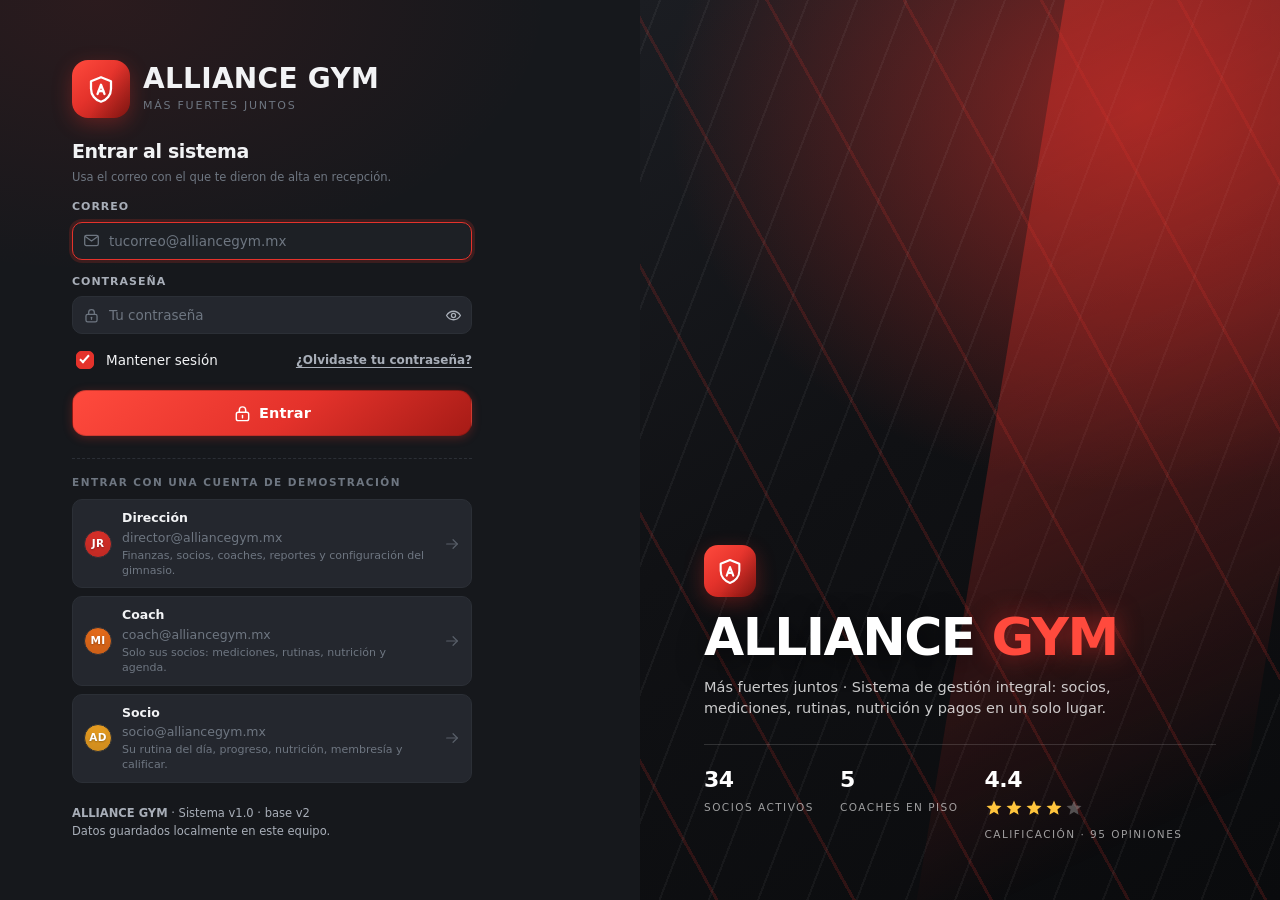
<file: index.html>
<!doctype html>
<html lang="es" data-tema="oscuro">
<head>
  <meta charset="utf-8">
  <meta name="viewport" content="width=device-width, initial-scale=1, viewport-fit=cover">
  <meta name="theme-color" content="#111214">
  <meta name="description" content="Sistema de gestión integral para Alliance Gym: socios, coaches, pagos, mediciones, rutinas y nutrición.">
  <title>Alliance Gym · Sistema de Gestión</title>
  <link rel="icon" href="assets/favicon.svg" type="image/svg+xml">
  <link rel="stylesheet" href="css/styles.css">
</head>
<body>

  <!-- Contenedor único: aquí se pinta el login o el shell de la app -->
  <div id="app">
    <div class="boot">
      <div class="boot-logo">AG</div>
      <p>Cargando Alliance Gym…</p>
    </div>
  </div>

  <!-- Capas globales -->
  <div class="toast-wrap" id="toasts" role="status" aria-live="polite"></div>
  <div id="modales"></div>

  <!-- ===== Núcleo ===== -->
  <script src="js/core/utils.js"></script>
  <script src="js/core/icons.js"></script>
  <script src="js/core/calc.js"></script>
  <script src="js/core/charts.js"></script>
  <script src="js/core/db.js"></script>

  <!-- ===== Catálogos ===== -->
  <script src="js/data/exercises.js"></script>
  <script src="js/data/foods.js"></script>
  <script src="js/data/ilustraciones.js"></script>
  <script src="js/data/seed.js"></script>

  <!-- ===== Sesión y navegación ===== -->
  <script src="js/core/auth.js"></script>
  <script src="js/core/router.js"></script>

  <!-- ===== Módulos de gestión ===== -->
  <script src="js/modules/socios.js"></script>
  <script src="js/modules/pagos.js"></script>
  <script src="js/modules/mediciones.js"></script>
  <script src="js/modules/ejercicios.js"></script>
  <script src="js/modules/rutinas.js"></script>
  <script src="js/modules/nutricion.js"></script>
  <script src="js/modules/coaches.js"></script>
  <script src="js/modules/calificaciones.js"></script>
  <script src="js/modules/asistencia.js"></script>
  <script src="js/modules/sesiones.js"></script>
  <script src="js/modules/eventos.js"></script>
  <script src="js/modules/avisos.js"></script>
  <script src="js/modules/reportes.js"></script>
  <script src="js/modules/config.js"></script>

  <!-- ===== Paneles por rol ===== -->
  <script src="js/views/login.js"></script>
  <script src="js/views/socio_inicio.js"></script>
  <script src="js/views/socio_progreso.js"></script>
  <script src="js/views/socio_rutina.js"></script>
  <script src="js/views/socio_nutricion.js"></script>
  <script src="js/views/socio_pagos.js"></script>
  <script src="js/views/socio_calificar.js"></script>
  <script src="js/views/socio_perfil.js"></script>
  <script src="js/views/coach.js"></script>
  <script src="js/views/director.js"></script>

  <!-- ===== Arranque ===== -->
  <script src="js/app.js"></script>
</body>
</html>
</file>
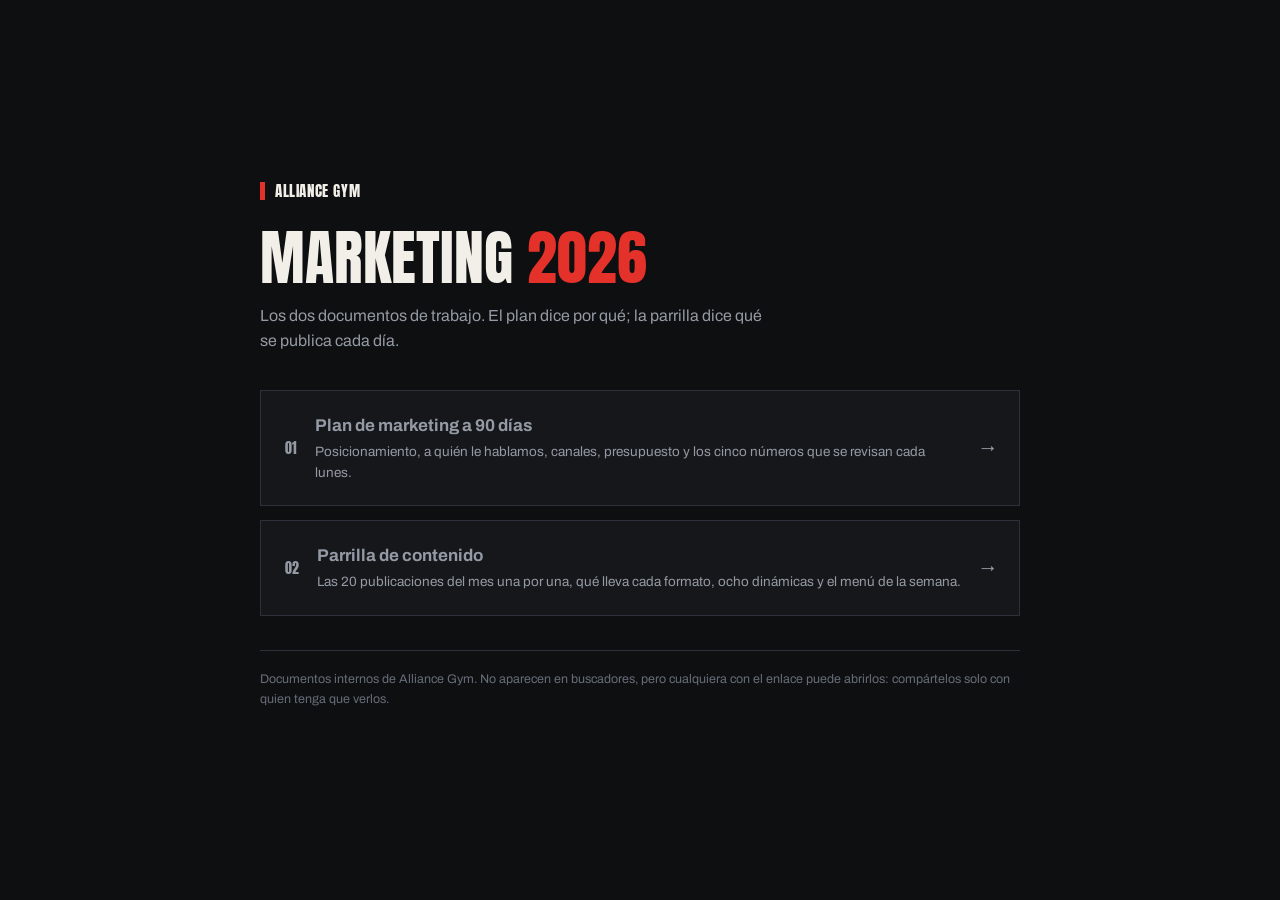
<file: marketing/index.html>
<!doctype html>
<html lang="es">
<head>
<meta charset="utf-8">
<meta name="viewport" content="width=device-width, initial-scale=1">
<meta name="robots" content="noindex, nofollow">
<meta name="description" content="Documentos de marketing de Alliance Gym.">
<title>Marketing Alliance Gym</title>
<link rel="preconnect" href="https://fonts.googleapis.com">
<link rel="preconnect" href="https://fonts.gstatic.com" crossorigin>
<link rel="stylesheet" href="https://fonts.googleapis.com/css2?family=Anton&family=Archivo:wght@400;500;600;700&display=swap">
<style>
  :root {
    --tinta: #0E0F11; --carbon: #15171B; --carbon-2: #1D2026;
    --linea: #2B303A; --linea-2: #3A414D;
    --rojo: #E4322B; --rojo-2: #FF6154;
    --hueso: #F2EFE9; --gris: #949AA4; --gris-2: #666D79;
    --display: "Anton", "Arial Narrow", Impact, sans-serif;
    --texto: "Archivo", "Segoe UI", system-ui, sans-serif;
  }
  * { box-sizing: border-box; }
  body {
    margin: 0; background: var(--tinta); color: var(--hueso);
    font-family: var(--texto); font-size: 16px; line-height: 1.6;
    -webkit-font-smoothing: antialiased;
    display: flex; align-items: center; justify-content: center;
    min-height: 100vh; padding: clamp(24px, 6vw, 64px) clamp(18px, 5vw, 48px);
  }
  .env { width: 100%; max-width: 760px; }
  .marca {
    display: flex; align-items: center; gap: 10px;
    font-family: var(--display); text-transform: uppercase;
    font-size: 15px; letter-spacing: 0.04em; margin-bottom: 26px;
  }
  .marca i { width: 5px; height: 18px; background: var(--rojo); display: block; }
  h1 {
    font-family: var(--display); font-weight: 400;
    font-size: clamp(34px, 7vw, 60px); line-height: 0.96;
    text-transform: uppercase; margin: 0 0 16px; text-wrap: balance;
  }
  h1 em { font-style: normal; color: var(--rojo); }
  .intro { color: var(--gris); max-width: 56ch; margin: 0 0 36px; }
  .docs { display: grid; gap: 14px; }
  a.doc {
    display: grid; grid-template-columns: auto minmax(0, 1fr) auto;
    gap: 18px; align-items: center;
    background: var(--carbon); border: 1px solid var(--linea);
    padding: 22px 24px; text-decoration: none; color: inherit;
    transition: border-color .18s ease, transform .18s ease;
  }
  a.doc:hover { border-color: var(--rojo); transform: translateY(-2px); }
  a.doc:focus-visible { outline: 2px solid var(--rojo-2); outline-offset: 3px; }
  .num {
    font-family: var(--display); font-size: 30px; line-height: 1;
    color: var(--rojo); font-variant-numeric: tabular-nums;
  }
  .doc b { display: block; font-size: 17px; font-weight: 700; margin-bottom: 4px; }
  .doc span { display: block; font-size: 13.5px; color: var(--gris); line-height: 1.5; }
  .flecha { color: var(--gris-2); font-size: 22px; }
  a.doc:hover .flecha { color: var(--rojo-2); }
  .pie {
    font-size: 12.5px; color: var(--gris-2); line-height: 1.6;
    border-top: 1px solid var(--linea); padding-top: 18px; margin-top: 34px;
  }
  @media (max-width: 520px) {
    a.doc { grid-template-columns: auto minmax(0, 1fr); gap: 14px; }
    .flecha { display: none; }
  }
  @media (prefers-reduced-motion: reduce) { * { transition: none !important; } }
</style>
</head>
<body>
  <div class="env">
    <div class="marca"><i></i>Alliance Gym</div>
    <h1>Marketing <em>2026</em></h1>
    <p class="intro">
      Los dos documentos de trabajo. El plan dice por qué; la parrilla dice qué se publica
      cada día.
    </p>
    <div class="docs">
      <a class="doc" href="/marketing/plan-90-dias.html">
        <span class="num">01</span>
        <span>
          <b>Plan de marketing a 90 días</b>
          <span>Posicionamiento, a quién le hablamos, canales, presupuesto y los cinco números
            que se revisan cada lunes.</span>
        </span>
        <span class="flecha" aria-hidden="true">&rarr;</span>
      </a>
      <a class="doc" href="/marketing/parrilla-contenido.html">
        <span class="num">02</span>
        <span>
          <b>Parrilla de contenido</b>
          <span>Las 20 publicaciones del mes una por una, qué lleva cada formato, ocho dinámicas
            y el menú de la semana.</span>
        </span>
        <span class="flecha" aria-hidden="true">&rarr;</span>
      </a>
    </div>
    <p class="pie">
      Documentos internos de Alliance Gym. No aparecen en buscadores, pero cualquiera con el
      enlace puede abrirlos: compártelos solo con quien tenga que verlos.
    </p>
  </div>
</body>
</html>
</file>
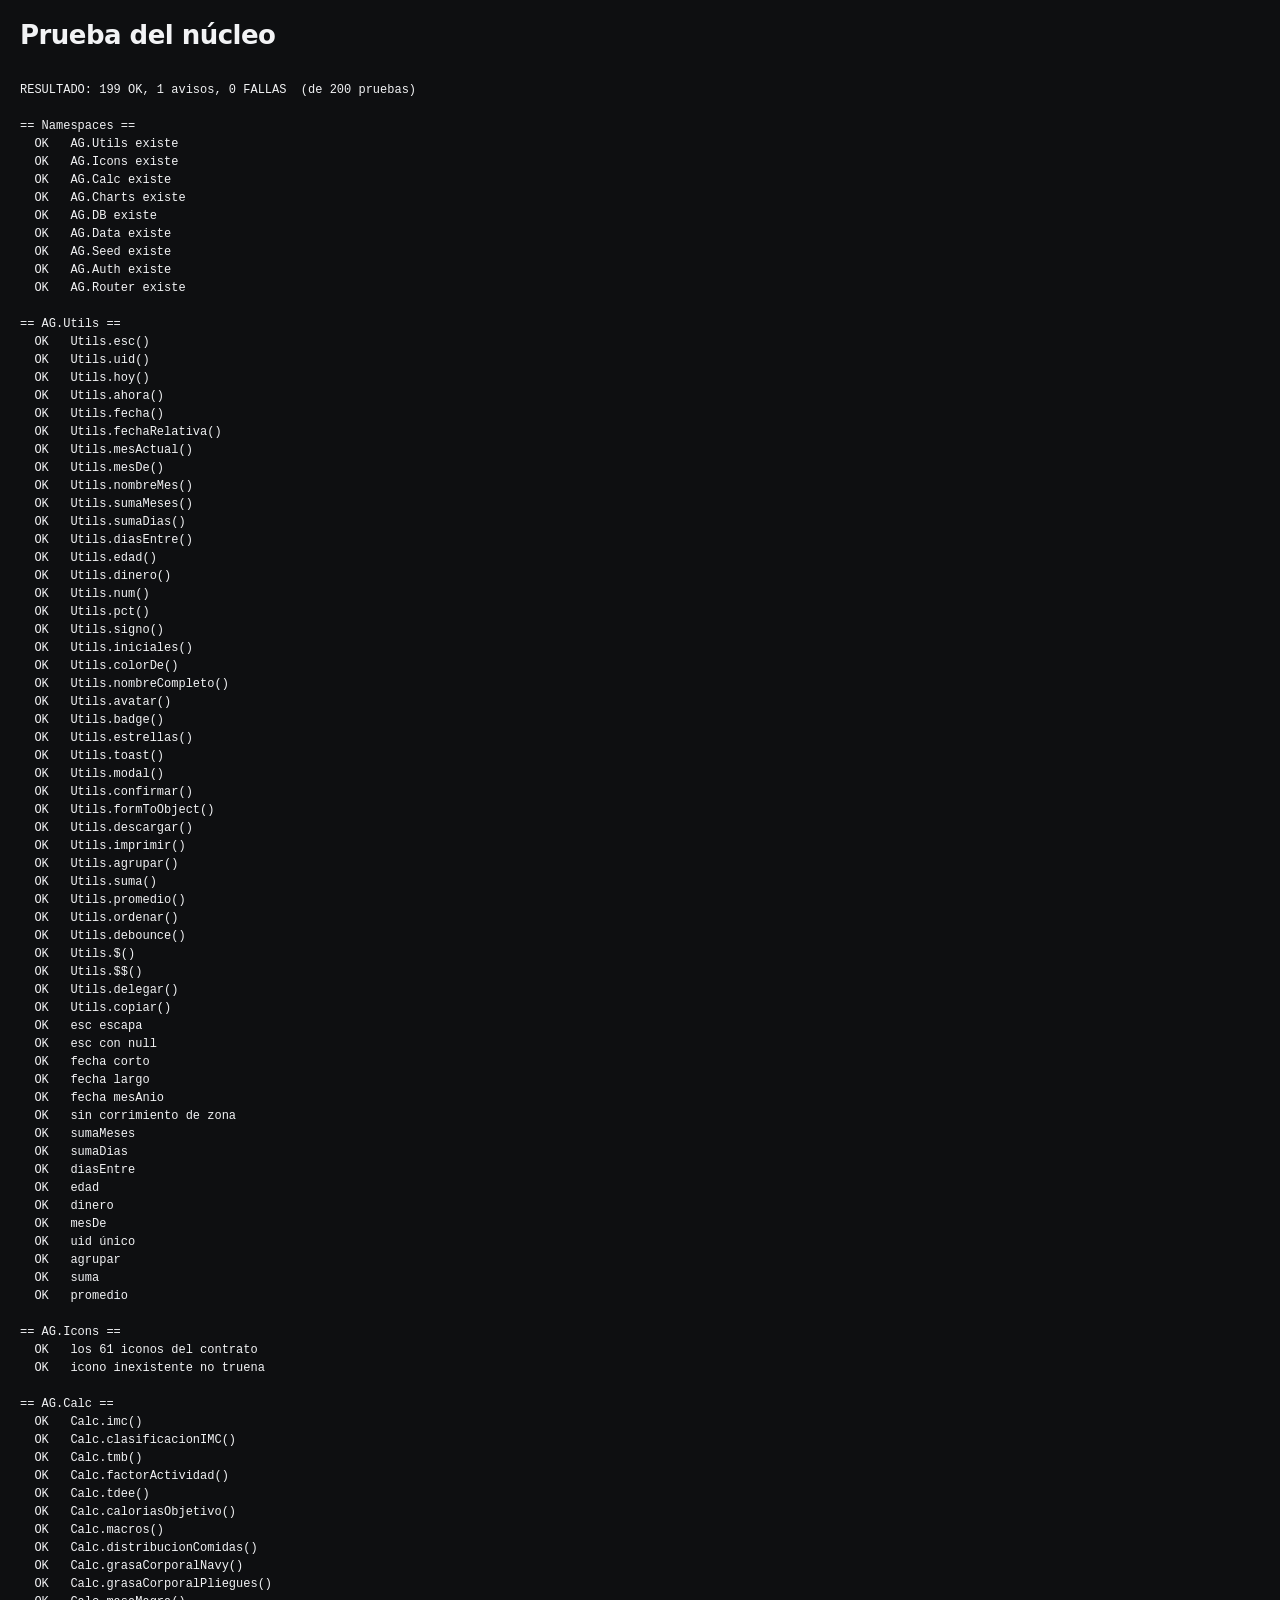
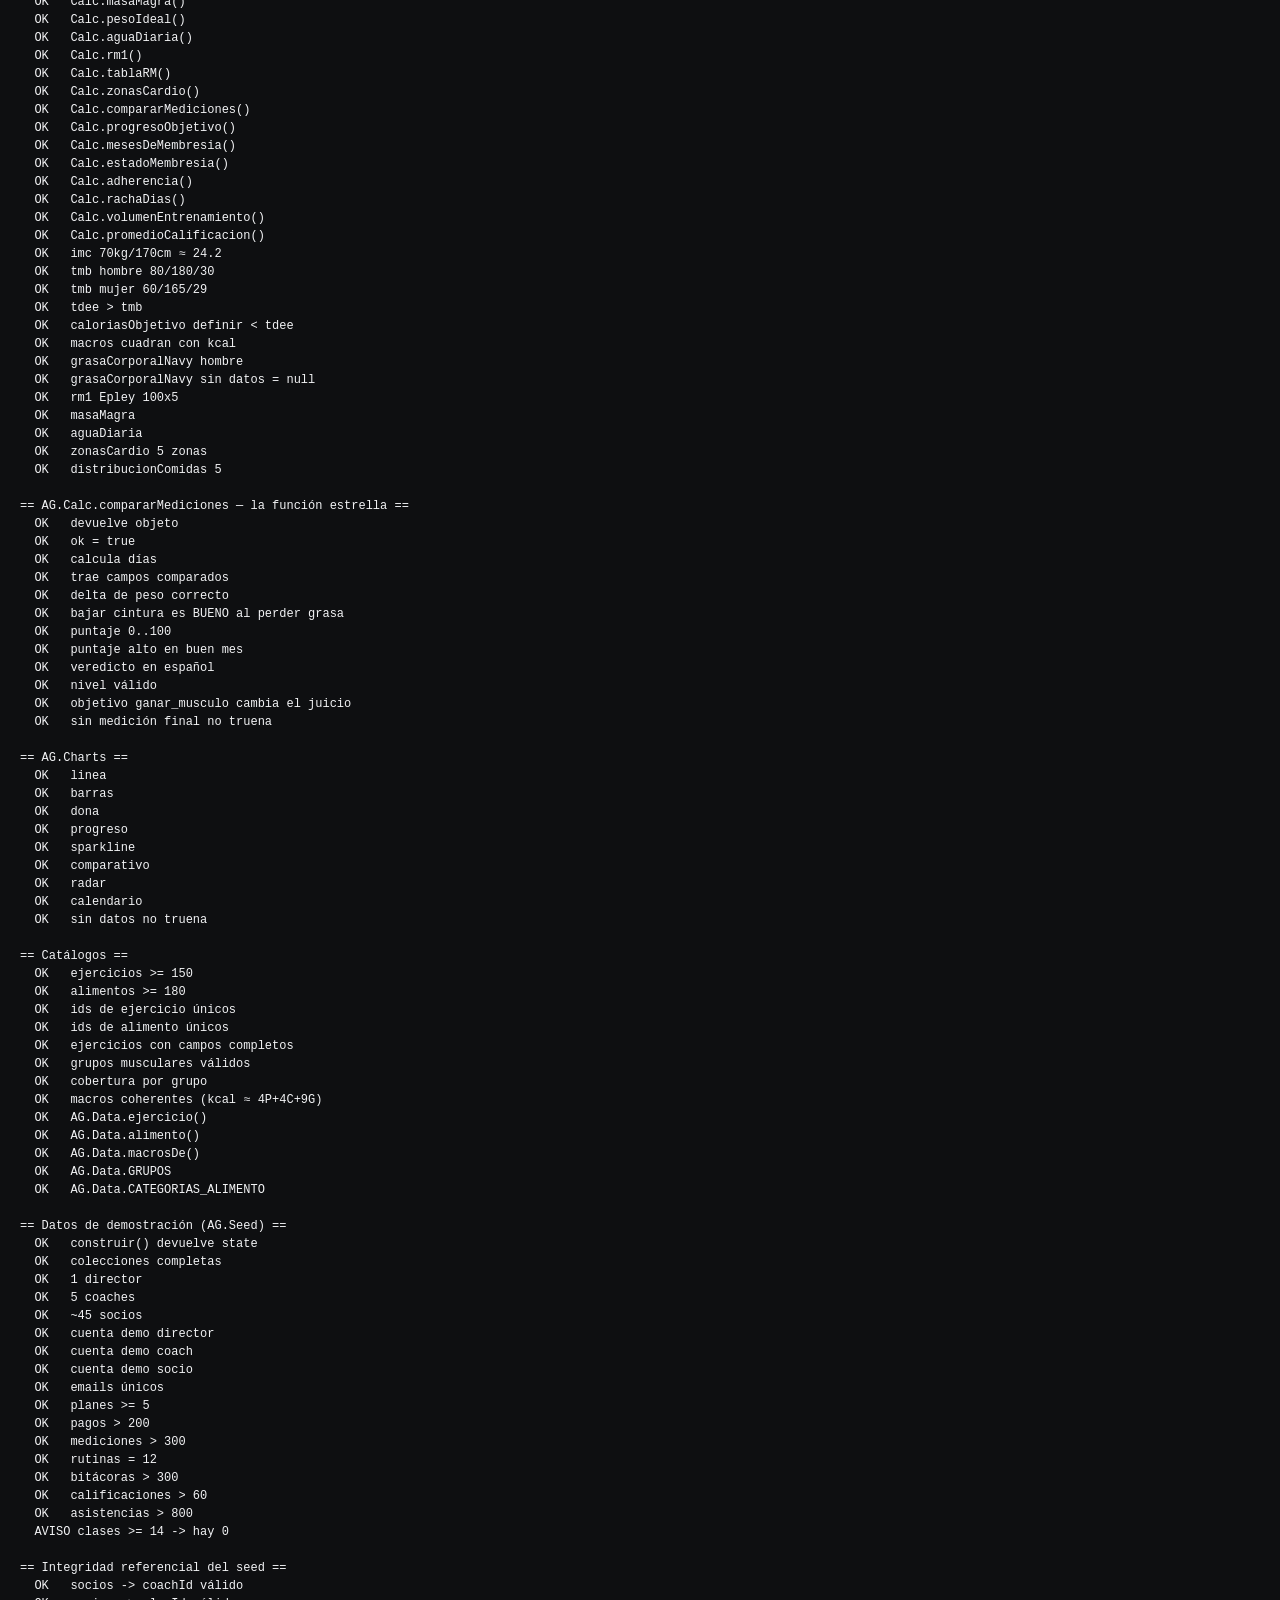
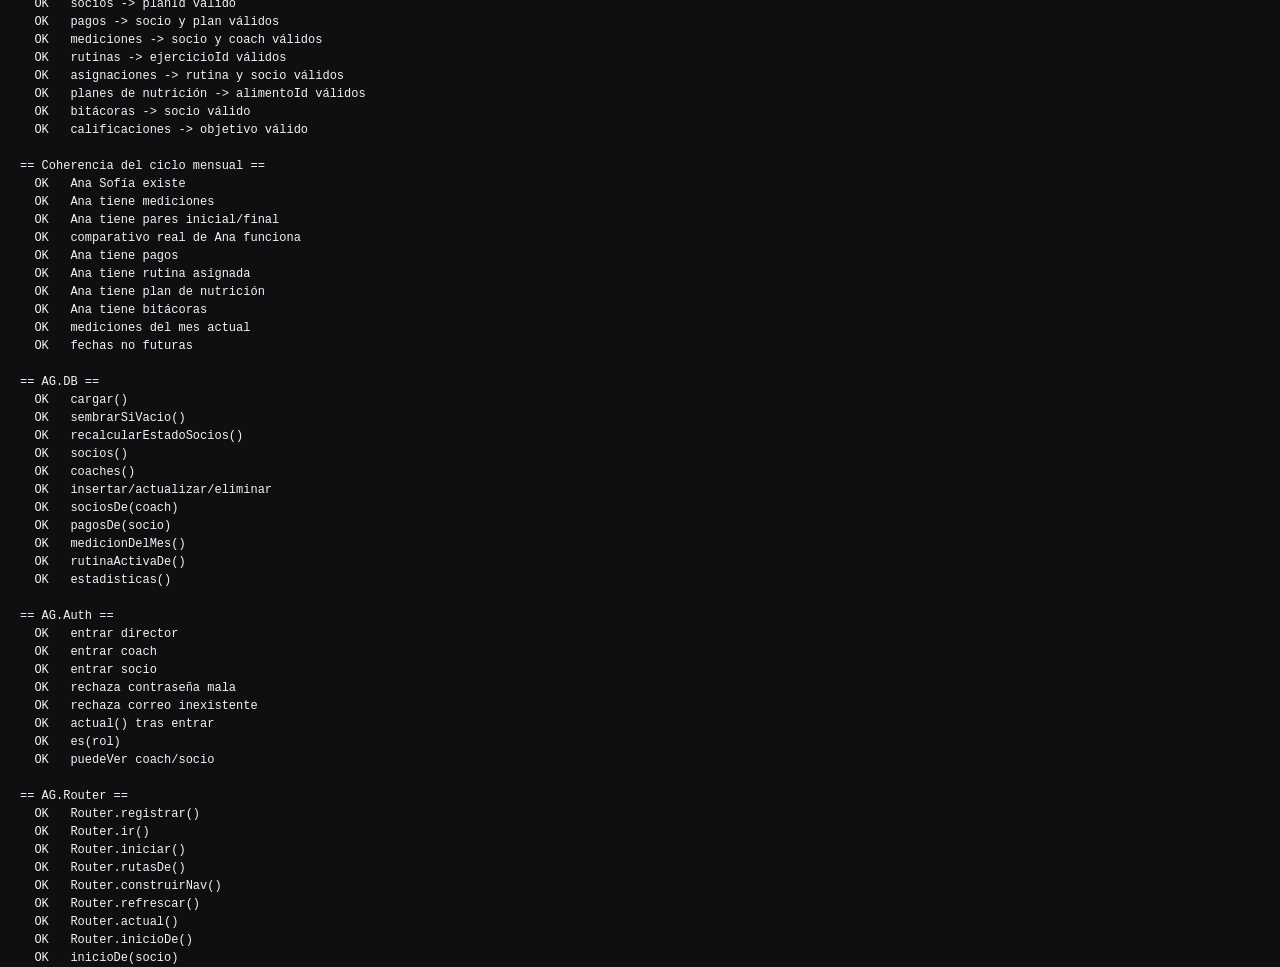
<file: _prueba-nucleo.html>
<!doctype html>
<html lang="es" data-tema="oscuro">
<head>
<meta charset="utf-8">
<title>Prueba del núcleo — Alliance Gym</title>
<link rel="stylesheet" href="css/styles.css">
<style>
  body{padding:20px;font-family:system-ui}
  .ok{color:#22C55E} .fail{color:#EF4444;font-weight:700} .warn{color:#F59E0B}
  pre{white-space:pre-wrap;font-size:12px;line-height:1.5}
</style>
</head>
<body>
<h1>Prueba del núcleo</h1>
<div id="toasts" class="toast-wrap"></div>
<div id="modales"></div>
<pre id="salida">Ejecutando…</pre>

<script src="js/core/utils.js"></script>
<script src="js/core/icons.js"></script>
<script src="js/core/calc.js"></script>
<script src="js/core/charts.js"></script>
<script src="js/core/db.js"></script>
<script src="js/data/exercises.js"></script>
<script src="js/data/foods.js"></script>
<script src="js/data/seed.js"></script>
<script src="js/core/auth.js"></script>
<script src="js/core/router.js"></script>
<script>
(function () {
  var out = [], fallos = 0, avisos = 0, pruebas = 0;
  function t(nombre, fn) {
    pruebas++;
    try {
      var r = fn();
      if (r === true || r === undefined) out.push('  OK   ' + nombre);
      else if (typeof r === 'string') { avisos++; out.push('  AVISO ' + nombre + ' -> ' + r); }
      else { fallos++; out.push('  FALLA ' + nombre + ' -> devolvió ' + JSON.stringify(r)); }
    } catch (e) { fallos++; out.push('  FALLA ' + nombre + ' -> ' + e.message); }
  }
  function seccion(s) { out.push(''); out.push('== ' + s + ' =='); }
  function esNum(v) { return typeof v === 'number' && isFinite(v); }

  /* ---------- Namespaces ---------- */
  seccion('Namespaces');
  ['Utils','Icons','Calc','Charts','DB','Data','Seed','Auth','Router'].forEach(function (n) {
    t('AG.' + n + ' existe', function () { return !!AG[n] || 'ausente'; });
  });

  /* ---------- Utils ---------- */
  seccion('AG.Utils');
  var U = AG.Utils;
  var API_UTILS = ['esc','uid','hoy','ahora','fecha','fechaRelativa','mesActual','mesDe','nombreMes',
    'sumaMeses','sumaDias','diasEntre','edad','dinero','num','pct','signo','iniciales','colorDe',
    'nombreCompleto','avatar','badge','estrellas','toast','modal','confirmar','formToObject','descargar',
    'imprimir','agrupar','suma','promedio','ordenar','debounce','$','$$','delegar','copiar'];
  API_UTILS.forEach(function (f) {
    t('Utils.' + f + '()', function () { return typeof U[f] === 'function' || 'no es función'; });
  });
  t('esc escapa', function () { return U.esc('<b>"x"</b>').indexOf('<b>') === -1 || 'no escapó'; });
  t('esc con null', function () { return U.esc(null) === '' || 'devolvió ' + U.esc(null); });
  t('fecha corto', function () { var v = U.fecha('2026-09-05','corto'); return /5|05/.test(v) && /sep/i.test(v) ? true : v; });
  t('fecha largo', function () { var v = U.fecha('2026-09-05','largo'); return /septiembre/i.test(v) ? true : v; });
  t('fecha mesAnio', function () { var v = U.fecha('2026-09-05','mesAnio'); return /2026/.test(v) ? true : v; });
  t('sin corrimiento de zona', function () { var v = U.fecha('2026-01-01','corto'); return /1|01/.test(v) && /ene/i.test(v) ? true : 'devolvió ' + v; });
  t('sumaMeses', function () { return U.sumaMeses('2026-01-31', 1).slice(0,7) === '2026-02' || 'devolvió ' + U.sumaMeses('2026-01-31',1); });
  t('sumaDias', function () { return U.sumaDias('2026-02-28', 1) === '2026-03-01' || 'devolvió ' + U.sumaDias('2026-02-28',1); });
  t('diasEntre', function () { return U.diasEntre('2026-01-01','2026-01-31') === 30 || 'devolvió ' + U.diasEntre('2026-01-01','2026-01-31'); });
  t('edad', function () { return esNum(U.edad('1997-01-01')) || 'no numérico'; });
  t('dinero', function () { return /\$/.test(U.dinero(1250)) || 'devolvió ' + U.dinero(1250); });
  t('mesDe', function () { return U.mesDe('2026-09-05') === '2026-09' || 'devolvió ' + U.mesDe('2026-09-05'); });
  t('uid único', function () { return U.uid('x') !== U.uid('x') || 'repetido'; });
  t('agrupar', function () { var g = U.agrupar([{a:1},{a:1},{a:2}], function(o){return o.a;}); return Object.keys(g).length === 2 || 'devolvió ' + Object.keys(g).length; });
  t('suma', function () { return U.suma([{v:2},{v:3}], function(o){return o.v;}) === 5 || 'mal'; });
  t('promedio', function () { return U.promedio([{v:2},{v:4}], function(o){return o.v;}) === 3 || 'mal'; });

  /* ---------- Icons ---------- */
  seccion('AG.Icons');
  var ICONOS = ('inicio socios coach pesa mancuerna corazon dinero tarjeta grafica reporte regla balanza manzana ' +
    'calculadora calendario reloj estrella chat campana config salir buscar mas editar basura ojo check x alerta ' +
    'flecha-arriba flecha-abajo flecha-der flecha-izq descargar subir imprimir usuario candado correo telefono ' +
    'ubicacion trofeo fuego gota luna sol menu filtro agua sueno foto qr whatsapp info historial meta cinta rayo ' +
    'escudo clase nutricion').split(' ');
  var iconosMal = ICONOS.filter(function (n) {
    var s = AG.Icons.get(n, 20);
    return !s || s.indexOf('<svg') !== 0;
  });
  t('los ' + ICONOS.length + ' iconos del contrato', function () { return iconosMal.length === 0 || 'faltan: ' + iconosMal.join(','); });
  t('icono inexistente no truena', function () { var s = AG.Icons.get('no_existe_xyz', 20); return (s && s.indexOf('<svg') === 0) || 'devolvió ' + String(s).slice(0,40); });

  /* ---------- Calc ---------- */
  seccion('AG.Calc');
  var C = AG.Calc;
  var API_CALC = ['imc','clasificacionIMC','tmb','factorActividad','tdee','caloriasObjetivo','macros',
    'distribucionComidas','grasaCorporalNavy','grasaCorporalPliegues','masaMagra','pesoIdeal','aguaDiaria',
    'rm1','tablaRM','zonasCardio','compararMediciones','progresoObjetivo','mesesDeMembresia','estadoMembresia',
    'adherencia','rachaDias','volumenEntrenamiento','promedioCalificacion'];
  API_CALC.forEach(function (f) {
    t('Calc.' + f + '()', function () { return typeof C[f] === 'function' || 'no es función'; });
  });
  t('imc 70kg/170cm ≈ 24.2', function () { var v = C.imc(70,170); return (v > 24 && v < 24.5) || 'devolvió ' + v; });
  t('tmb hombre 80/180/30', function () { var v = C.tmb(80,180,30,'H'); return (v > 1750 && v < 1800) || 'devolvió ' + v; });
  t('tmb mujer 60/165/29', function () { var v = C.tmb(60,165,29,'M'); return (v > 1290 && v < 1350) || 'devolvió ' + v; });
  t('tdee > tmb', function () { var a = C.tmb(80,180,30,'H'); var b = C.tdee(80,180,30,'H','moderado'); return (b > a) || 'tdee=' + b + ' tmb=' + a; });
  t('caloriasObjetivo definir < tdee', function () { var v = C.caloriasObjetivo(2500,'definir','moderada'); return (v < 2500 && v > 1500) || 'devolvió ' + v; });
  t('macros cuadran con kcal', function () {
    var m = C.macros(2200,'definir',75);
    var k = m.proteina*4 + m.carbos*4 + m.grasa*9;
    return Math.abs(k-2200) < 60 || 'suma ' + Math.round(k) + ' vs 2200';
  });
  t('grasaCorporalNavy hombre', function () { var v = C.grasaCorporalNavy('H',85,38,null,178); return (v>5 && v<40) || 'devolvió ' + v; });
  t('grasaCorporalNavy sin datos = null', function () { var v = C.grasaCorporalNavy('H',null,null,null,178); return (v===null||v===undefined) || 'devolvió ' + v; });
  t('rm1 Epley 100x5', function () { var v = C.rm1(100,5); return (v>115 && v<118) || 'devolvió ' + v; });
  t('masaMagra', function () { var v = C.masaMagra(80,20); return (v>63 && v<65) || 'devolvió ' + v; });
  t('aguaDiaria', function () { var v = C.aguaDiaria(80,'moderado'); return (v>2 && v<5) || 'devolvió ' + v; });
  t('zonasCardio 5 zonas', function () { var z = C.zonasCardio(30); return (z && z.length>=5) || 'devolvió ' + (z&&z.length); });
  t('distribucionComidas 5', function () { var d = C.distribucionComidas(C.macros(2200,'definir',75),5); return (d && d.length===5) || 'devolvió ' + (d&&d.length); });

  seccion('AG.Calc.compararMediciones — la función estrella');
  var ini = { pesoKg:80, estaturaCm:178, grasaPct:24, musculoKg:34, imc:25.2,
    medidas:{cuello:39,hombros:118,pecho:100,brazoDer:34,brazoIzq:33.5,cintura:92,cadera:100,musloDer:58,musloIzq:57.5,pantorrilla:38},
    fuerza:{pressBanca:70,sentadilla:100,pesoMuerto:120}, fcReposo:70 };
  var fin = { pesoKg:78.2, estaturaCm:178, grasaPct:22.1, musculoKg:34.6, imc:24.7,
    medidas:{cuello:38.5,hombros:118.5,pecho:100.5,brazoDer:34.4,brazoIzq:34,cintura:88,cadera:98,musloDer:58.4,musloIzq:58,pantorrilla:38.2},
    fuerza:{pressBanca:75,sentadilla:110,pesoMuerto:130}, fcReposo:65 };
  ini.fecha = '2026-08-02'; fin.fecha = '2026-08-30';
  var cmp = null;
  t('devuelve objeto', function () { cmp = C.compararMediciones(ini, fin, 'perder_grasa'); return !!cmp || 'nulo'; });
  t('ok = true', function () { return cmp.ok === true || 'ok=' + cmp.ok; });
  t('calcula días', function () { return cmp.dias === 28 || 'dias=' + cmp.dias; });
  t('trae campos comparados', function () { return (cmp.campos && cmp.campos.length >= 10) || 'campos=' + (cmp.campos&&cmp.campos.length); });
  t('delta de peso correcto', function () {
    var c = cmp.campos.filter(function(x){return x.clave==='pesoKg'||x.clave==='peso';})[0];
    return (c && Math.abs(c.delta + 1.8) < 0.05) || 'delta=' + (c&&c.delta);
  });
  t('bajar cintura es BUENO al perder grasa', function () {
    var c = cmp.campos.filter(function(x){return /cintura/i.test(x.clave);})[0];
    return (c && c.bueno === true) || 'bueno=' + (c && c.bueno);
  });
  t('puntaje 0..100', function () { return (cmp.resumen.puntaje>=0 && cmp.resumen.puntaje<=100) || 'puntaje=' + cmp.resumen.puntaje; });
  t('puntaje alto en buen mes', function () { return cmp.resumen.puntaje >= 60 || 'puntaje=' + cmp.resumen.puntaje; });
  t('veredicto en español', function () { return (typeof cmp.resumen.veredicto === 'string' && cmp.resumen.veredicto.length > 15) || 'veredicto=' + cmp.resumen.veredicto; });
  t('nivel válido', function () { return ['excelente','bueno','regular','atencion'].indexOf(cmp.resumen.nivel) >= 0 || 'nivel=' + cmp.resumen.nivel; });
  t('objetivo ganar_musculo cambia el juicio', function () {
    var c2 = C.compararMediciones(ini, fin, 'ganar_musculo');
    return (c2 && c2.ok) || 'no evaluó';
  });
  t('sin medición final no truena', function () {
    var c3 = C.compararMediciones(ini, null, 'perder_grasa');
    return (c3 && c3.ok === false) || 'devolvió ' + JSON.stringify(c3).slice(0,60);
  });

  /* ---------- Charts ---------- */
  seccion('AG.Charts');
  var G = AG.Charts;
  function svgOk(s) { return typeof s === 'string' && (s.indexOf('<svg') >= 0 || s.indexOf('empty') >= 0); }
  t('linea', function () { return svgOk(G.linea([{x:'Ene',y:10},{x:'Feb',y:14},{x:'Mar',y:12}])) || 'mal'; });
  t('barras', function () { return svgOk(G.barras([{etiqueta:'A',valor:5},{etiqueta:'B',valor:9}])) || 'mal'; });
  t('dona', function () { return svgOk(G.dona([{etiqueta:'P',valor:30},{etiqueta:'C',valor:50},{etiqueta:'G',valor:20}])) || 'mal'; });
  t('progreso', function () { return svgOk(G.progreso(72)) || 'mal'; });
  t('sparkline', function () { return svgOk(G.sparkline([1,3,2,5,4])) || 'mal'; });
  t('comparativo', function () { return svgOk(G.comparativo([{etiqueta:'Peso',ini:80,fin:78,unidad:'kg',bueno:true}])) || 'mal'; });
  t('radar', function () { return svgOk(G.radar([{etiqueta:'A',valor:4,max:5},{etiqueta:'B',valor:3,max:5},{etiqueta:'C',valor:5,max:5}])) || 'mal'; });
  t('calendario', function () { return svgOk(G.calendario([{fecha:'2026-09-01',valor:1},{fecha:'2026-09-03',valor:2}])) || 'mal'; });
  t('sin datos no truena', function () { return svgOk(G.linea([])) && svgOk(G.barras([])) && svgOk(G.dona([])) || 'truena con vacío'; });

  /* ---------- Catálogos ---------- */
  seccion('Catálogos');
  t('ejercicios >= 150', function () { return AG.Data.exercises.length >= 150 || 'hay ' + AG.Data.exercises.length; });
  t('alimentos >= 180', function () { return AG.Data.foods.length >= 180 || 'hay ' + AG.Data.foods.length; });
  t('ids de ejercicio únicos', function () {
    var s = {}, dup = [];
    AG.Data.exercises.forEach(function (e) { if (s[e.id]) dup.push(e.id); s[e.id]=1; });
    return dup.length === 0 || 'duplicados: ' + dup.slice(0,5).join(',');
  });
  t('ids de alimento únicos', function () {
    var s = {}, dup = [];
    AG.Data.foods.forEach(function (a) { if (s[a.id]) dup.push(a.id); s[a.id]=1; });
    return dup.length === 0 || 'duplicados: ' + dup.slice(0,5).join(',');
  });
  t('ejercicios con campos completos', function () {
    var mal = AG.Data.exercises.filter(function (e) {
      return !e.nombre || !e.grupo || !e.equipo || !e.nivel || !e.instrucciones || e.instrucciones.length < 20;
    });
    return mal.length === 0 || mal.length + ' incompletos (ej. ' + (mal[0]&&mal[0].id) + ')';
  });
  t('grupos musculares válidos', function () {
    var validos = ['pecho','espalda','hombros','biceps','triceps','piernas','gluteos','abdomen','cardio','cuerpo_completo','movilidad'];
    var mal = AG.Data.exercises.filter(function (e) { return validos.indexOf(e.grupo) < 0; });
    return mal.length === 0 || mal.length + ' con grupo inválido (' + (mal[0]&&mal[0].grupo) + ')';
  });
  t('cobertura por grupo', function () {
    var min = {pecho:16,espalda:18,hombros:14,biceps:10,triceps:10,piernas:22,gluteos:12,abdomen:16,cardio:12,cuerpo_completo:10,movilidad:10};
    var falta = [];
    Object.keys(min).forEach(function (g) {
      var n = AG.Data.exercises.filter(function (e) { return e.grupo === g; }).length;
      if (n < min[g]) falta.push(g + ':' + n + '/' + min[g]);
    });
    return falta.length === 0 || falta.join(' ');
  });
  t('macros coherentes (kcal ≈ 4P+4C+9G)', function () {
    var mal = AG.Data.foods.filter(function (a) {
      if (a.categoria === 'bebida' || a.categoria === 'suplemento') return false;
      var k = a.proteina*4 + a.carbos*4 + a.grasa*9;
      if (a.kcal < 15) return false;
      return Math.abs(k - a.kcal) / a.kcal > 0.22;
    });
    return mal.length === 0 || mal.length + ' incoherentes (ej. ' + (mal[0]&&mal[0].nombre) + ': ' + (mal[0]&&mal[0].kcal) + ' kcal vs ' + Math.round(mal[0].proteina*4+mal[0].carbos*4+mal[0].grasa*9) + ')';
  });
  t('AG.Data.ejercicio()', function () { return typeof AG.Data.ejercicio === 'function' && !!AG.Data.ejercicio(AG.Data.exercises[0].id) || 'falla'; });
  t('AG.Data.alimento()', function () { return typeof AG.Data.alimento === 'function' && !!AG.Data.alimento(AG.Data.foods[0].id) || 'falla'; });
  t('AG.Data.macrosDe()', function () { var m = AG.Data.macrosDe(AG.Data.foods[0].id, 200); return (m && esNum(m.kcal)) || 'falla'; });
  t('AG.Data.GRUPOS', function () { return (AG.Data.GRUPOS && AG.Data.GRUPOS.length === 11) || 'hay ' + (AG.Data.GRUPOS&&AG.Data.GRUPOS.length); });
  t('AG.Data.CATEGORIAS_ALIMENTO', function () { return (AG.Data.CATEGORIAS_ALIMENTO && AG.Data.CATEGORIAS_ALIMENTO.length === 10) || 'hay ' + (AG.Data.CATEGORIAS_ALIMENTO&&AG.Data.CATEGORIAS_ALIMENTO.length); });

  /* ---------- Seed ---------- */
  seccion('Datos de demostración (AG.Seed)');
  var st = null;
  t('construir() devuelve state', function () { st = AG.Seed.construir(); return !!st || 'nulo'; });
  if (st) {
    t('colecciones completas', function () {
      var req = ['meta','settings','planes','usuarios','pagos','mediciones','rutinas','asignaciones','bitacoras',
        'planesNutricion','calificaciones','asistencias','avisos','clases','notificaciones'];
      var falta = req.filter(function (k) { return !st[k]; });
      return falta.length === 0 || 'faltan ' + falta.join(',');
    });
    var socios = st.usuarios.filter(function(u){return u.rol==='socio';});
    var coaches = st.usuarios.filter(function(u){return u.rol==='coach';});
    t('1 director', function () { return st.usuarios.filter(function(u){return u.rol==='director';}).length === 1 || 'hay ' + st.usuarios.filter(function(u){return u.rol==='director';}).length; });
    t('5 coaches', function () { return coaches.length === 5 || 'hay ' + coaches.length; });
    t('~45 socios', function () { return socios.length >= 40 || 'hay ' + socios.length; });
    t('cuenta demo director', function () { return st.usuarios.some(function(u){return u.email==='director@alliancegym.mx' && u.password==='admin123';}) || 'no existe'; });
    t('cuenta demo coach', function () { return st.usuarios.some(function(u){return u.email==='coach@alliancegym.mx' && u.password==='coach123';}) || 'no existe'; });
    t('cuenta demo socio', function () { return st.usuarios.some(function(u){return u.email==='socio@alliancegym.mx' && u.password==='socio123';}) || 'no existe'; });
    t('emails únicos', function () {
      var s={},d=[]; st.usuarios.forEach(function(u){ if(s[u.email])d.push(u.email); s[u.email]=1; });
      return d.length===0 || 'duplicados: ' + d.slice(0,3).join(',');
    });
    t('planes >= 5', function () { return st.planes.length >= 5 || 'hay ' + st.planes.length; });
    t('pagos > 200', function () { return st.pagos.length > 200 || 'hay ' + st.pagos.length; });
    t('mediciones > 300', function () { return st.mediciones.length > 300 || 'hay ' + st.mediciones.length; });
    t('rutinas = 12', function () { return st.rutinas.length >= 10 || 'hay ' + st.rutinas.length; });
    t('bitácoras > 300', function () { return st.bitacoras.length > 300 || 'hay ' + st.bitacoras.length; });
    t('calificaciones > 60', function () { return st.calificaciones.length > 60 || 'hay ' + st.calificaciones.length; });
    t('asistencias > 800', function () { return st.asistencias.length > 800 || 'hay ' + st.asistencias.length; });
    t('clases >= 14', function () { return st.clases.length >= 14 || 'hay ' + st.clases.length; });

    seccion('Integridad referencial del seed');
    var idsUsuario = {}; st.usuarios.forEach(function(u){idsUsuario[u.id]=u;});
    var idsPlan = {}; st.planes.forEach(function(p){idsPlan[p.id]=p;});
    var idsEj = {}; AG.Data.exercises.forEach(function(e){idsEj[e.id]=1;});
    var idsAl = {}; AG.Data.foods.forEach(function(a){idsAl[a.id]=1;});
    var idsRut = {}; st.rutinas.forEach(function(r){idsRut[r.id]=1;});

    t('socios -> coachId válido', function () {
      var mal = socios.filter(function(s){ return s.coachId && !idsUsuario[s.coachId]; });
      return mal.length===0 || mal.length + ' con coach inexistente';
    });
    t('socios -> planId válido', function () {
      var mal = socios.filter(function(s){ return s.planId && !idsPlan[s.planId]; });
      return mal.length===0 || mal.length + ' con plan inexistente';
    });
    t('pagos -> socio y plan válidos', function () {
      var mal = st.pagos.filter(function(p){ return !idsUsuario[p.socioId] || (p.planId && !idsPlan[p.planId]); });
      return mal.length===0 || mal.length + ' pagos con referencia rota';
    });
    t('mediciones -> socio y coach válidos', function () {
      var mal = st.mediciones.filter(function(m){ return !idsUsuario[m.socioId] || (m.coachId && !idsUsuario[m.coachId]); });
      return mal.length===0 || mal.length + ' mediciones con referencia rota';
    });
    t('rutinas -> ejercicioId válidos', function () {
      var mal = [];
      st.rutinas.forEach(function (r) {
        (r.dias||[]).forEach(function (d) {
          (d.ejercicios||[]).forEach(function (e) { if (!idsEj[e.ejercicioId]) mal.push(e.ejercicioId); });
        });
      });
      return mal.length===0 || mal.length + ' ejercicios inexistentes (ej. ' + mal[0] + ')';
    });
    t('asignaciones -> rutina y socio válidos', function () {
      var mal = st.asignaciones.filter(function(a){ return !idsRut[a.rutinaId] || !idsUsuario[a.socioId]; });
      return mal.length===0 || mal.length + ' asignaciones rotas';
    });
    t('planes de nutrición -> alimentoId válidos', function () {
      var mal = [];
      st.planesNutricion.forEach(function (p) {
        (p.comidas||[]).forEach(function (c) {
          (c.alimentos||[]).forEach(function (a) { if (!idsAl[a.alimentoId]) mal.push(a.alimentoId); });
        });
      });
      return mal.length===0 || mal.length + ' alimentos inexistentes (ej. ' + mal[0] + ')';
    });
    t('bitácoras -> socio válido', function () {
      var mal = st.bitacoras.filter(function(b){ return !idsUsuario[b.socioId]; });
      return mal.length===0 || mal.length + ' bitácoras rotas';
    });
    t('calificaciones -> objetivo válido', function () {
      var mal = st.calificaciones.filter(function(c){ return c.tipo==='coach' && !idsUsuario[c.objetivoId]; });
      return mal.length===0 || mal.length + ' calificaciones rotas';
    });

    seccion('Coherencia del ciclo mensual');
    var ana = st.usuarios.filter(function(u){return u.email==='socio@alliancegym.mx';})[0];
    t('Ana Sofía existe', function () { return !!ana || 'no existe'; });
    if (ana) {
      var medAna = st.mediciones.filter(function(m){return m.socioId===ana.id;});
      t('Ana tiene mediciones', function () { return medAna.length >= 8 || 'tiene ' + medAna.length; });
      t('Ana tiene pares inicial/final', function () {
        var per = {};
        medAna.forEach(function(m){ per[m.periodo]=per[m.periodo]||{}; per[m.periodo][m.tipo]=1; });
        var completos = Object.keys(per).filter(function(p){return per[p].inicial && per[p].final;});
        return completos.length >= 3 || 'meses cerrados: ' + completos.length;
      });
      t('comparativo real de Ana funciona', function () {
        var per = {};
        medAna.forEach(function(m){ per[m.periodo]=per[m.periodo]||{}; per[m.periodo][m.tipo]=m; });
        var k = Object.keys(per).filter(function(p){return per[p].inicial&&per[p].final;}).sort().pop();
        if (!k) return 'sin mes cerrado';
        var r = AG.Calc.compararMediciones(per[k].inicial, per[k].final, ana.objetivo);
        return (r && r.ok && esNum(r.resumen.puntaje)) || 'comparativo falló';
      });
      t('Ana tiene pagos', function () { return st.pagos.filter(function(p){return p.socioId===ana.id;}).length >= 6 || 'pocos pagos'; });
      t('Ana tiene rutina asignada', function () { return st.asignaciones.some(function(a){return a.socioId===ana.id && a.activa;}) || 'sin rutina activa'; });
      t('Ana tiene plan de nutrición', function () { return st.planesNutricion.some(function(p){return p.socioId===ana.id;}) || 'sin plan'; });
      t('Ana tiene bitácoras', function () { return st.bitacoras.filter(function(b){return b.socioId===ana.id;}).length >= 20 || 'pocas bitácoras'; });
    }
    t('mediciones del mes actual', function () {
      var mes = AG.Utils.mesActual();
      var n = st.mediciones.filter(function(m){return m.periodo===mes;}).length;
      return n > 0 || 'ninguna medición del mes actual (' + mes + ')';
    });
    t('fechas no futuras', function () {
      var hoy = AG.Utils.hoy();
      var f = st.pagos.filter(function(p){return p.fecha > hoy;});
      return f.length === 0 || f.length + ' pagos con fecha futura';
    });
  }

  /* ---------- DB ---------- */
  seccion('AG.DB');
  t('cargar()', function () { AG.DB.cargar(); return !!AG.DB.state || 'sin state'; });
  t('sembrarSiVacio()', function () { AG.DB.sembrarSiVacio(); return AG.DB.get('usuarios').length > 0 || 'no sembró'; });
  t('recalcularEstadoSocios()', function () { AG.DB.recalcularEstadoSocios(); return true; });
  t('socios()', function () { return AG.DB.socios().length > 0 || 'vacío'; });
  t('coaches()', function () { return AG.DB.coaches().length > 0 || 'vacío'; });
  t('insertar/actualizar/eliminar', function () {
    var o = AG.DB.insertar('avisos', {titulo:'prueba', cuerpo:'x', para:'todos', fecha:AG.Utils.hoy()});
    if (!o || !o.id) return 'insertar falló';
    AG.DB.actualizar('avisos', o.id, {titulo:'prueba2'});
    if (AG.DB.buscar('avisos', o.id).titulo !== 'prueba2') return 'actualizar falló';
    AG.DB.eliminar('avisos', o.id);
    return AG.DB.buscar('avisos', o.id) === null || 'eliminar falló';
  });
  t('sociosDe(coach)', function () { var c = AG.DB.coaches()[0]; return AG.DB.sociosDe(c.id).length >= 0 || 'falla'; });
  t('pagosDe(socio)', function () { var s = AG.DB.socios()[0]; return Array.isArray(AG.DB.pagosDe(s.id)) || 'falla'; });
  t('medicionDelMes()', function () { var s = AG.DB.socios()[0]; AG.DB.medicionDelMes(s.id, AG.Utils.mesActual(), 'inicial'); return true; });
  t('rutinaActivaDe()', function () { var s = AG.DB.socios()[0]; AG.DB.rutinaActivaDe(s.id); return true; });
  t('estadisticas()', function () { return typeof AG.DB.estadisticas === 'function' ? !!AG.DB.estadisticas() : 'no existe'; });

  /* ---------- Auth ---------- */
  seccion('AG.Auth');
  t('entrar director', function () { var r = AG.Auth.entrar('director@alliancegym.mx','admin123'); return r.ok === true || 'error: ' + r.error; });
  t('entrar coach', function () { var r = AG.Auth.entrar('coach@alliancegym.mx','coach123'); return r.ok === true || 'error: ' + r.error; });
  t('entrar socio', function () { var r = AG.Auth.entrar('socio@alliancegym.mx','socio123'); return r.ok === true || 'error: ' + r.error; });
  t('rechaza contraseña mala', function () { var r = AG.Auth.entrar('socio@alliancegym.mx','xxx'); return r.ok === false || 'aceptó una contraseña incorrecta'; });
  t('rechaza correo inexistente', function () { var r = AG.Auth.entrar('nadie@x.mx','x'); return r.ok === false || 'aceptó un correo inexistente'; });
  t('actual() tras entrar', function () { AG.Auth.entrar('socio@alliancegym.mx','socio123'); return !!AG.Auth.actual() || 'sin usuario'; });
  t('es(rol)', function () { return AG.Auth.es('socio') === true || 'falla'; });
  t('puedeVer coach/socio', function () { return typeof AG.Auth.puedeVer === 'function' ? true : 'no existe puedeVer'; });
  AG.Auth.salir();

  /* ---------- Router ---------- */
  seccion('AG.Router');
  ['registrar','ir','iniciar','rutasDe','construirNav','refrescar','actual','inicioDe'].forEach(function (f) {
    t('Router.' + f + '()', function () { return typeof AG.Router[f] === 'function' || 'no es función'; });
  });
  t('inicioDe(socio)', function () { return AG.Router.inicioDe('socio') === 'socio/inicio' || 'devolvió ' + AG.Router.inicioDe('socio'); });

  /* ---------- Resultado ---------- */
  out.unshift('RESULTADO: ' + (pruebas - fallos - avisos) + ' OK, ' + avisos + ' avisos, ' + fallos + ' FALLAS  (de ' + pruebas + ' pruebas)');
  out.unshift('');
  document.getElementById('salida').textContent = out.join('\n');
  var etiqueta = fallos ? 'PRUEBAS-FALLAS' : 'PRUEBAS-OK';
  console.log(etiqueta + ' ' + (pruebas-fallos-avisos) + '/' + pruebas + ' fallas=' + fallos + ' avisos=' + avisos);
  out.forEach(function (l) { if (/FALLA|AVISO/.test(l)) console.log(l); });
})();
</script>
</body>
</html>
</file>
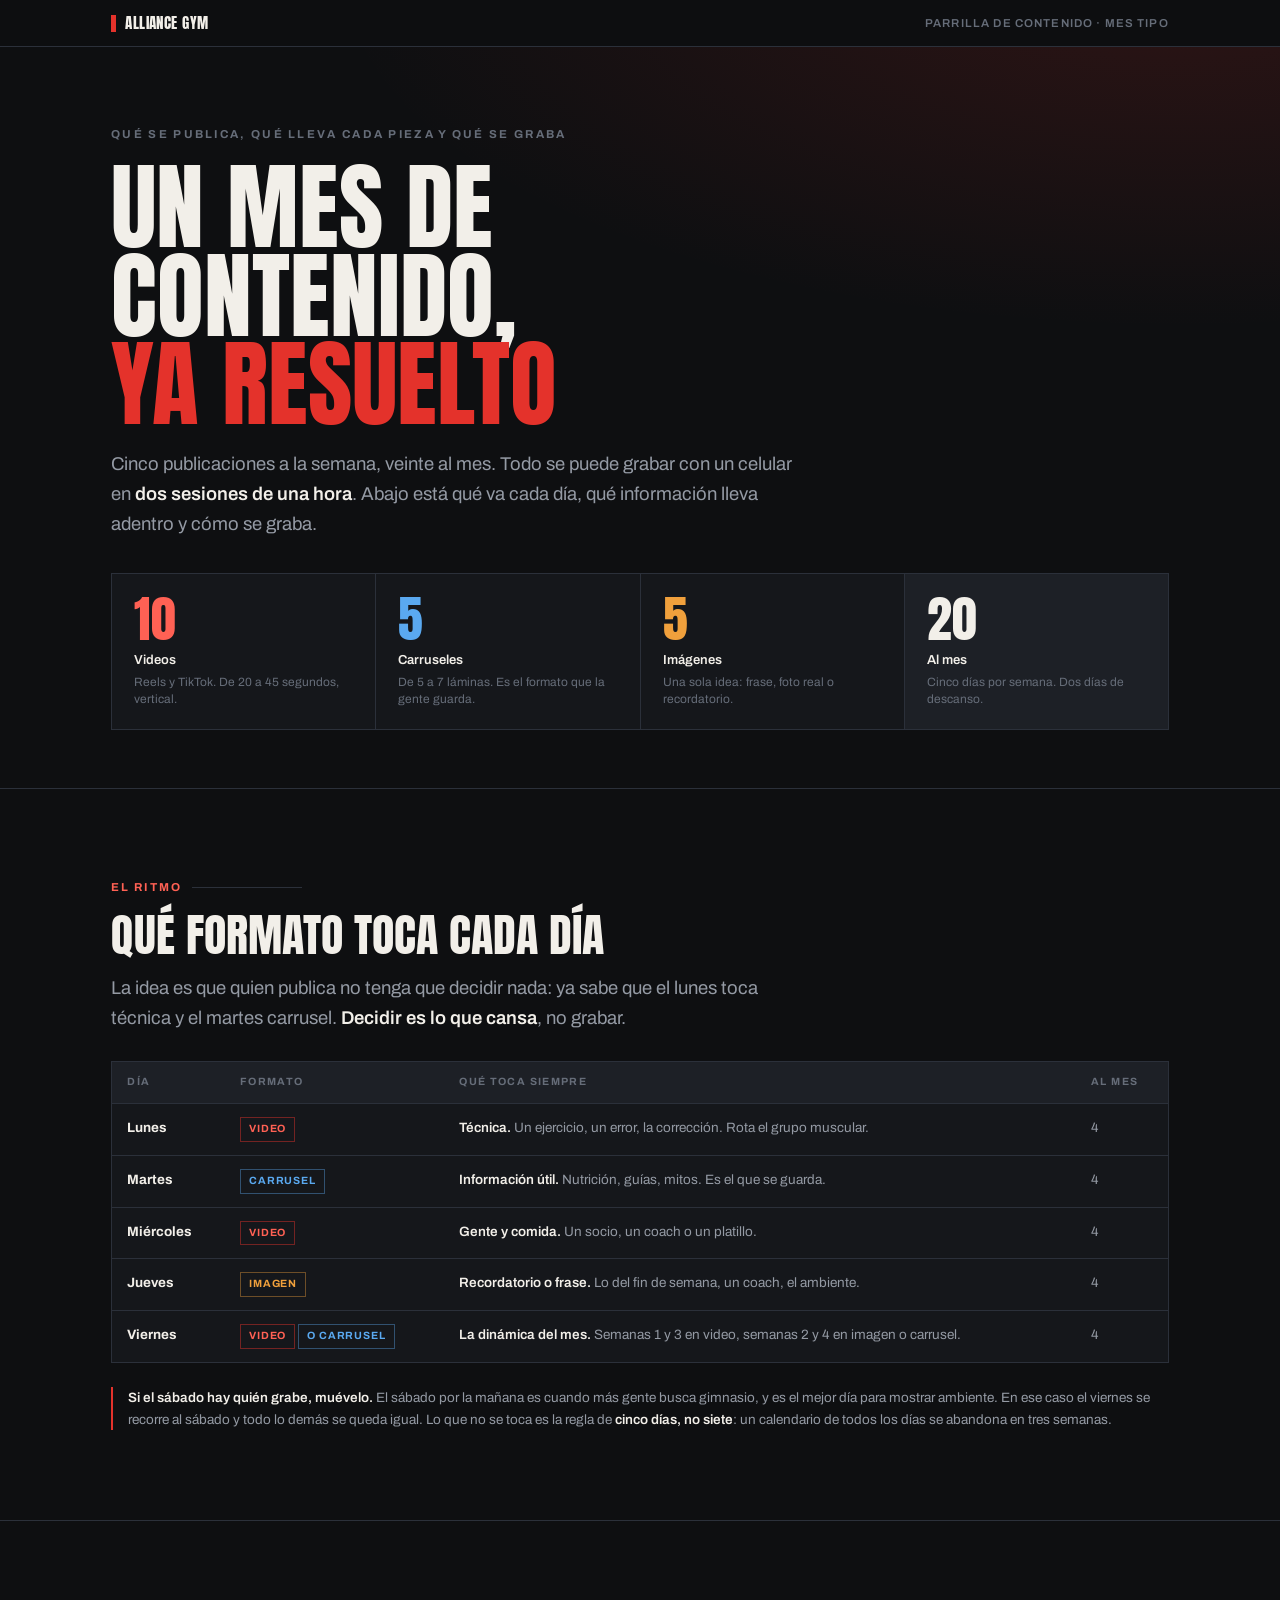
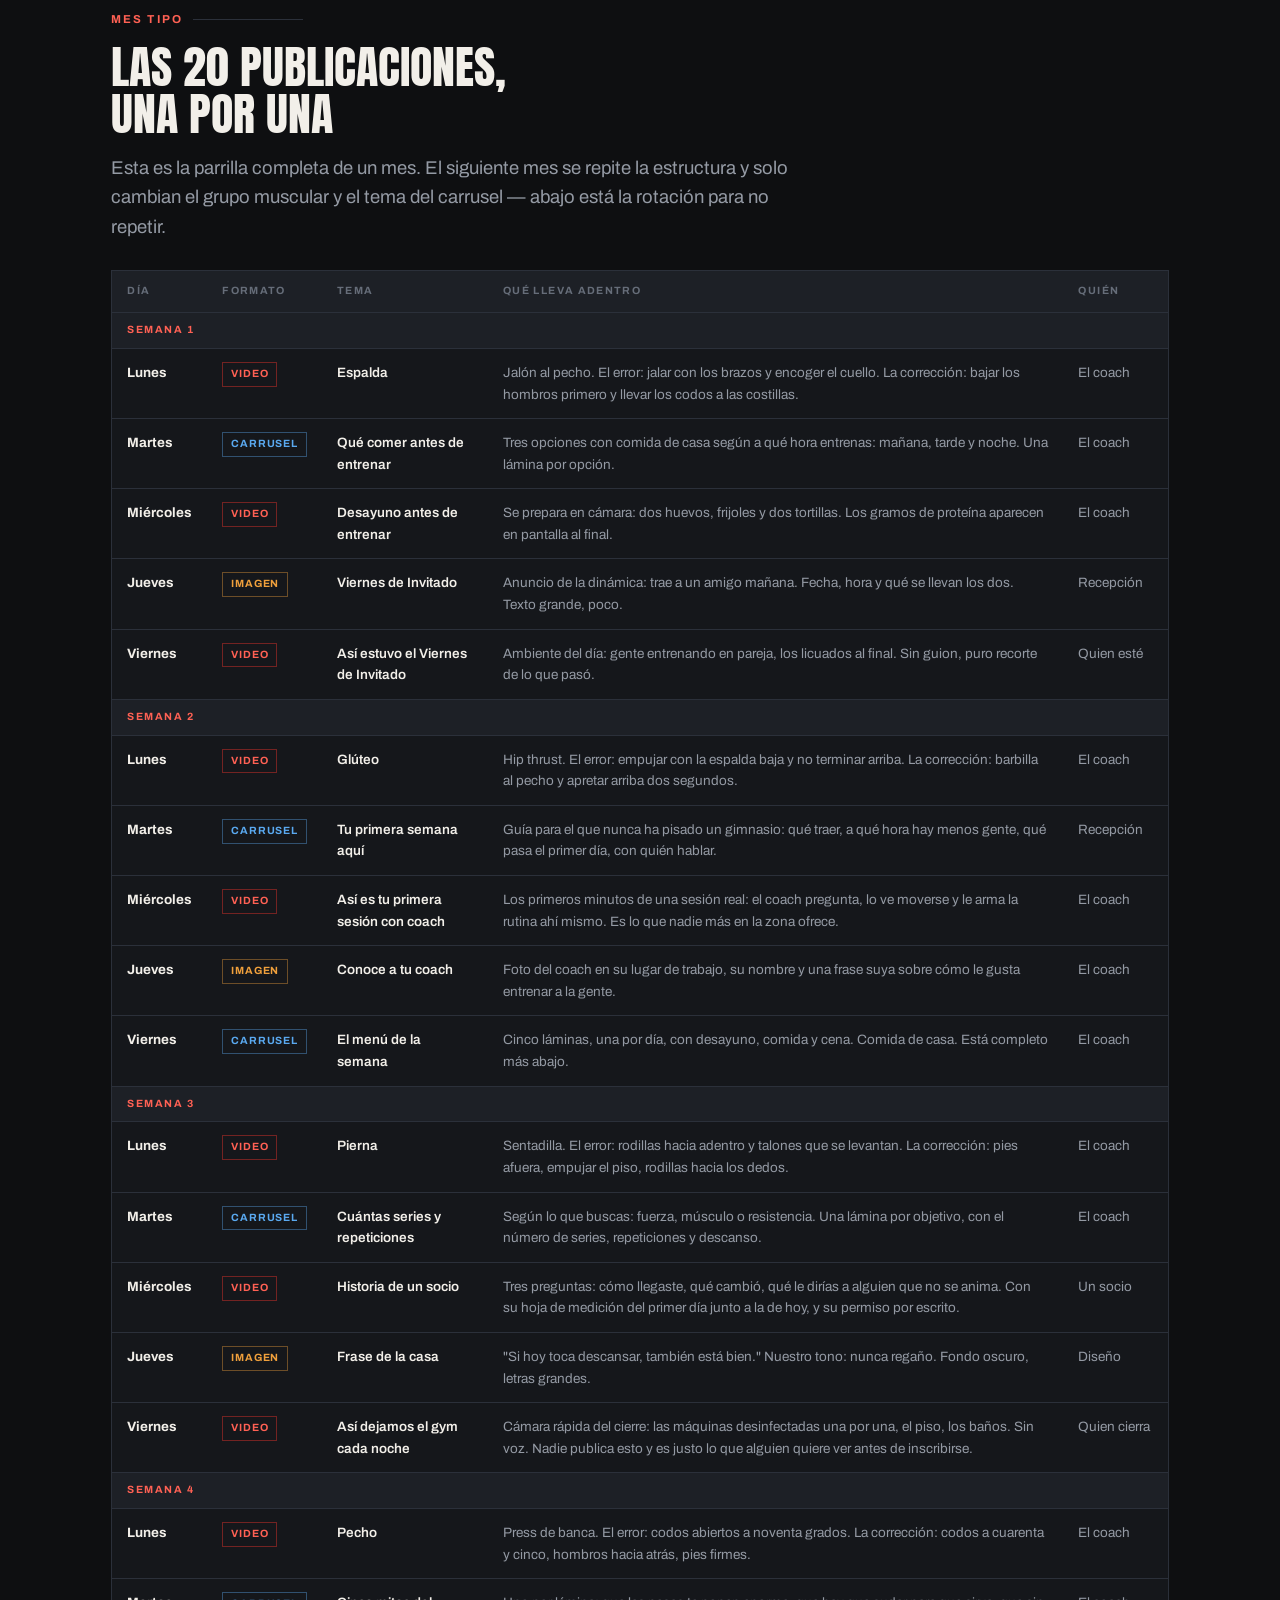
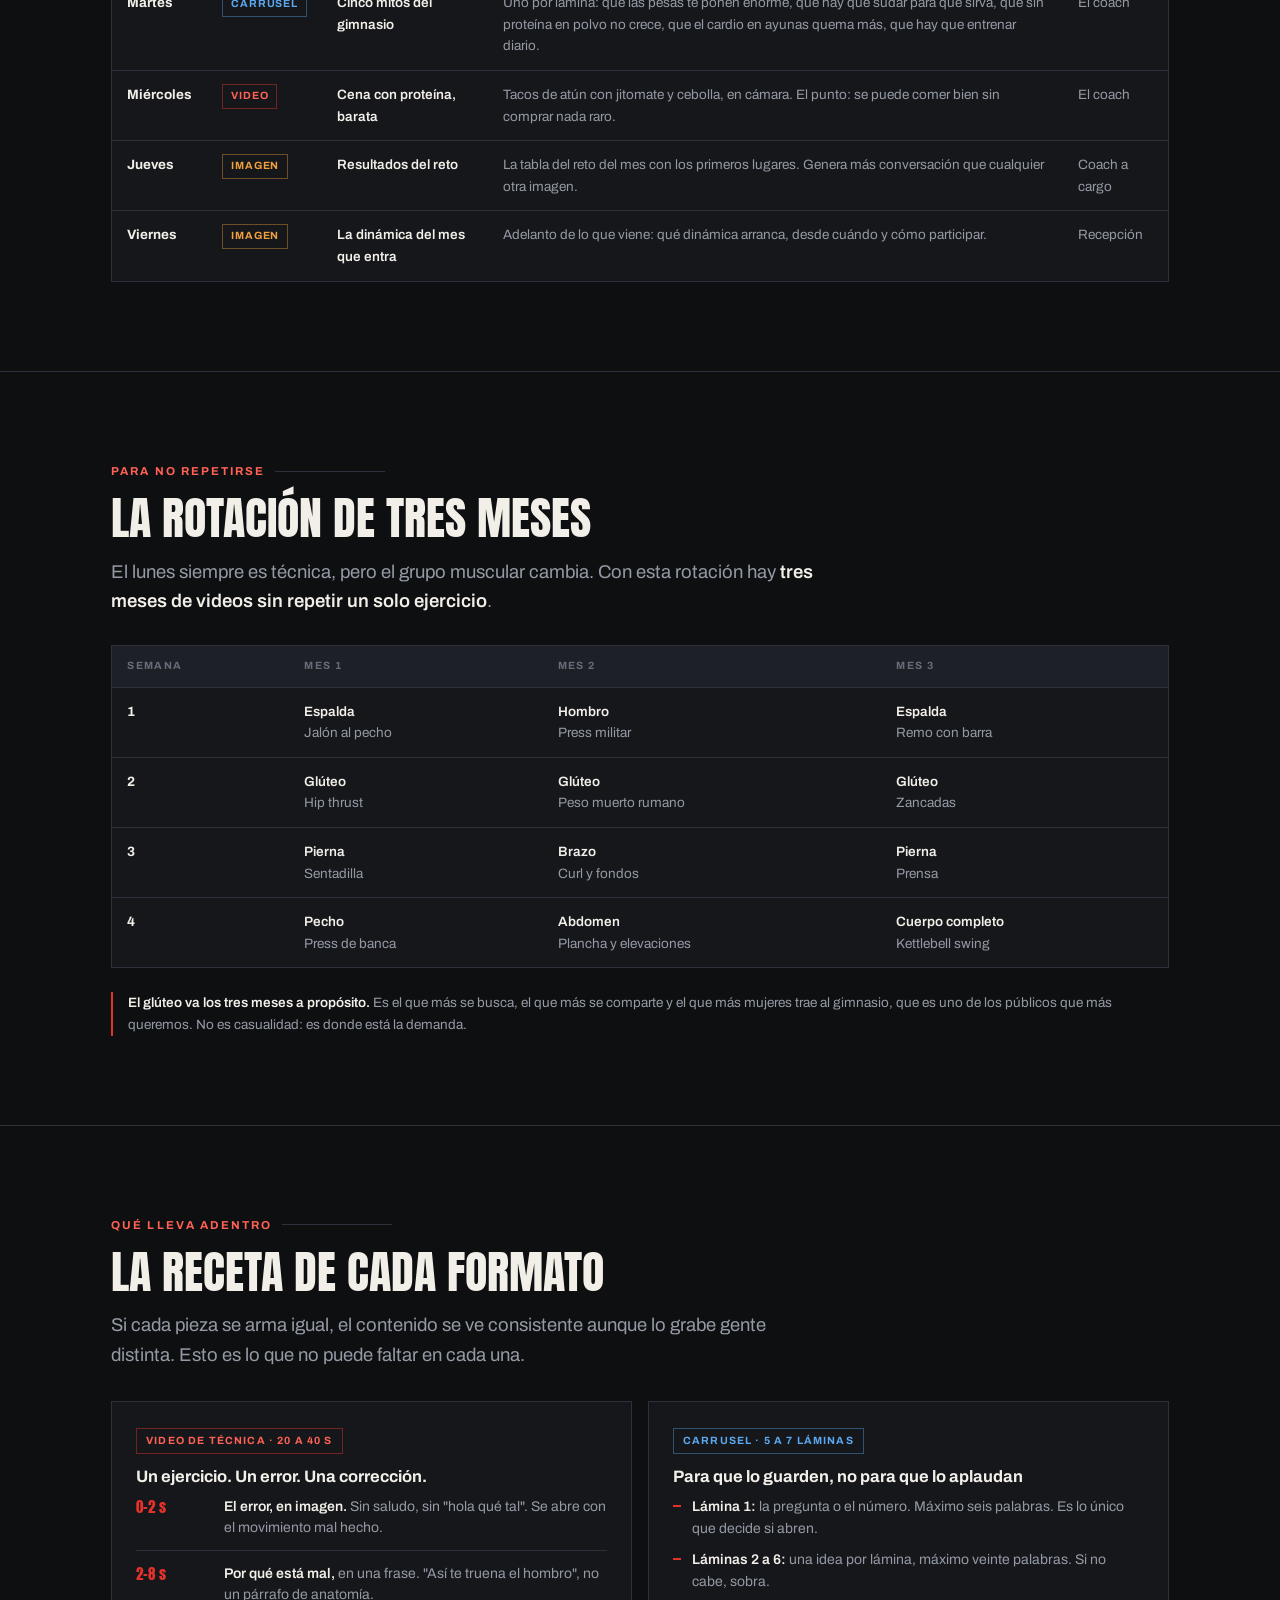
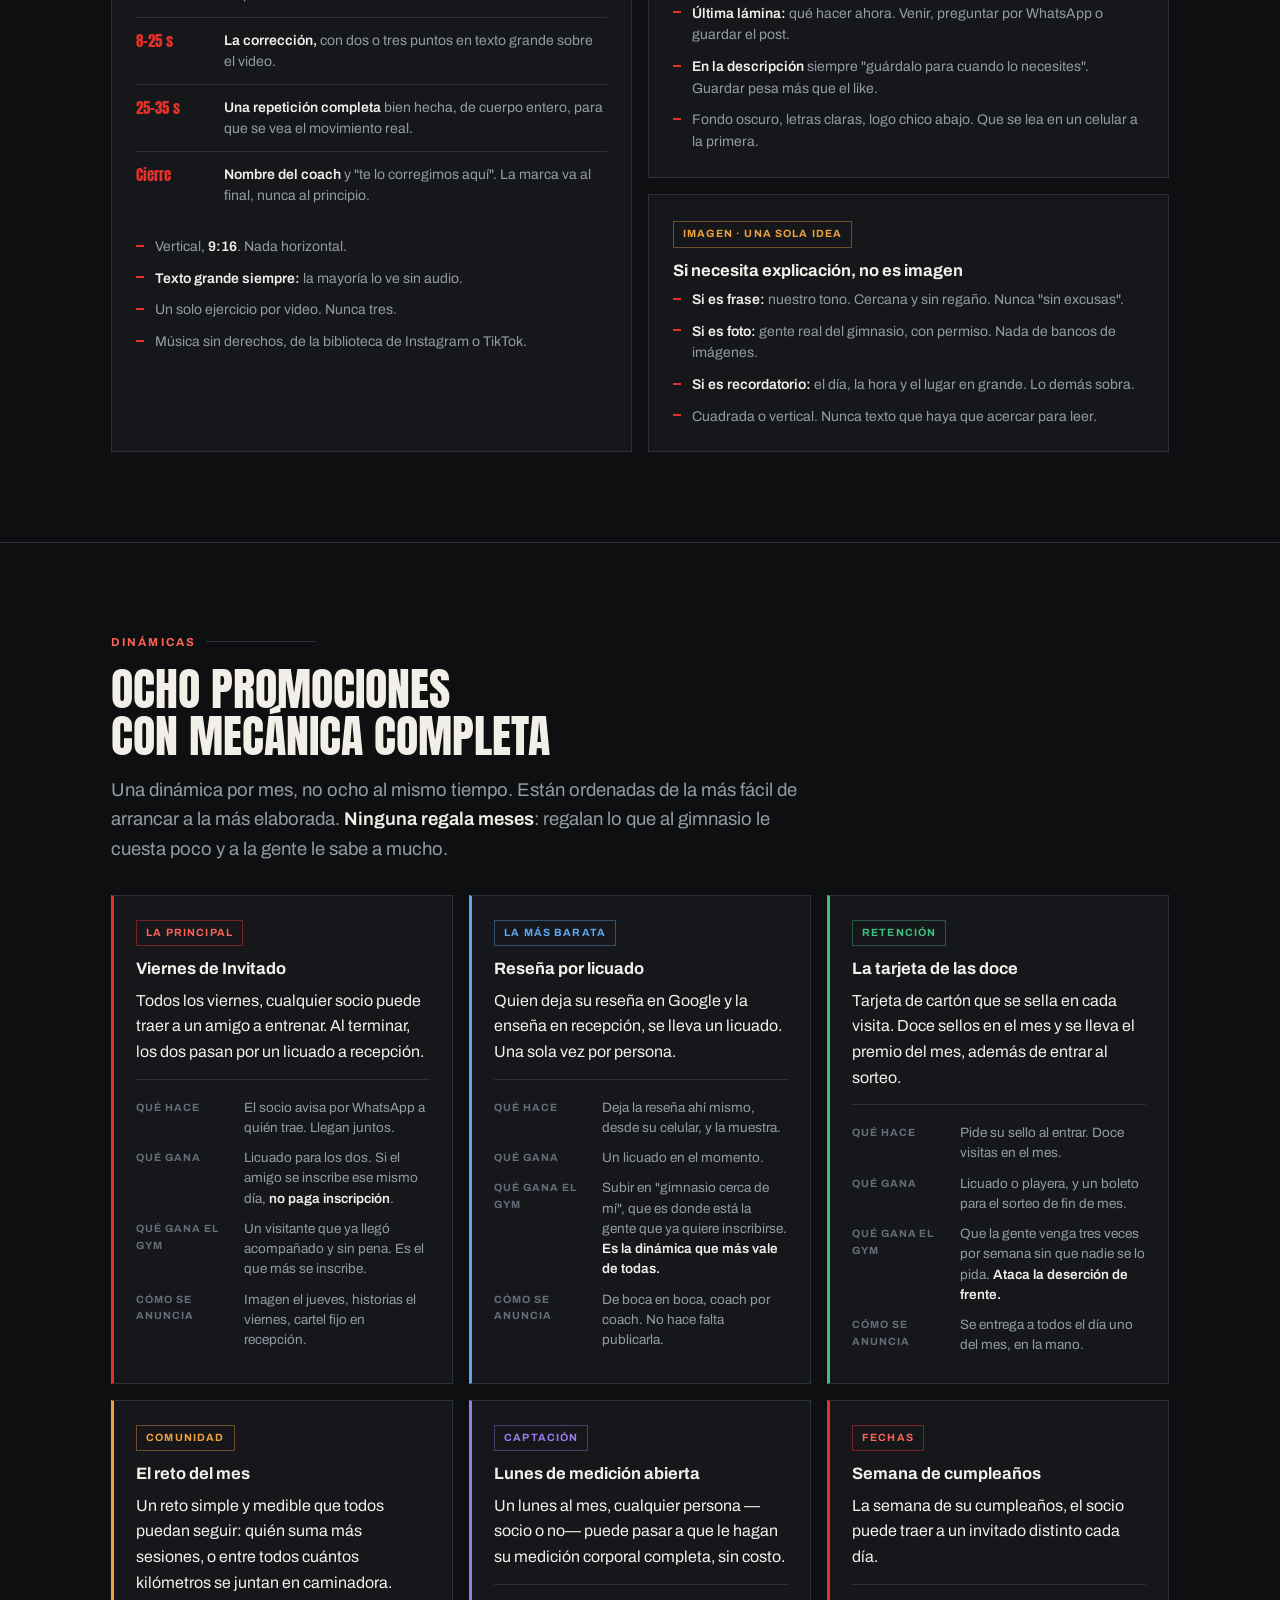
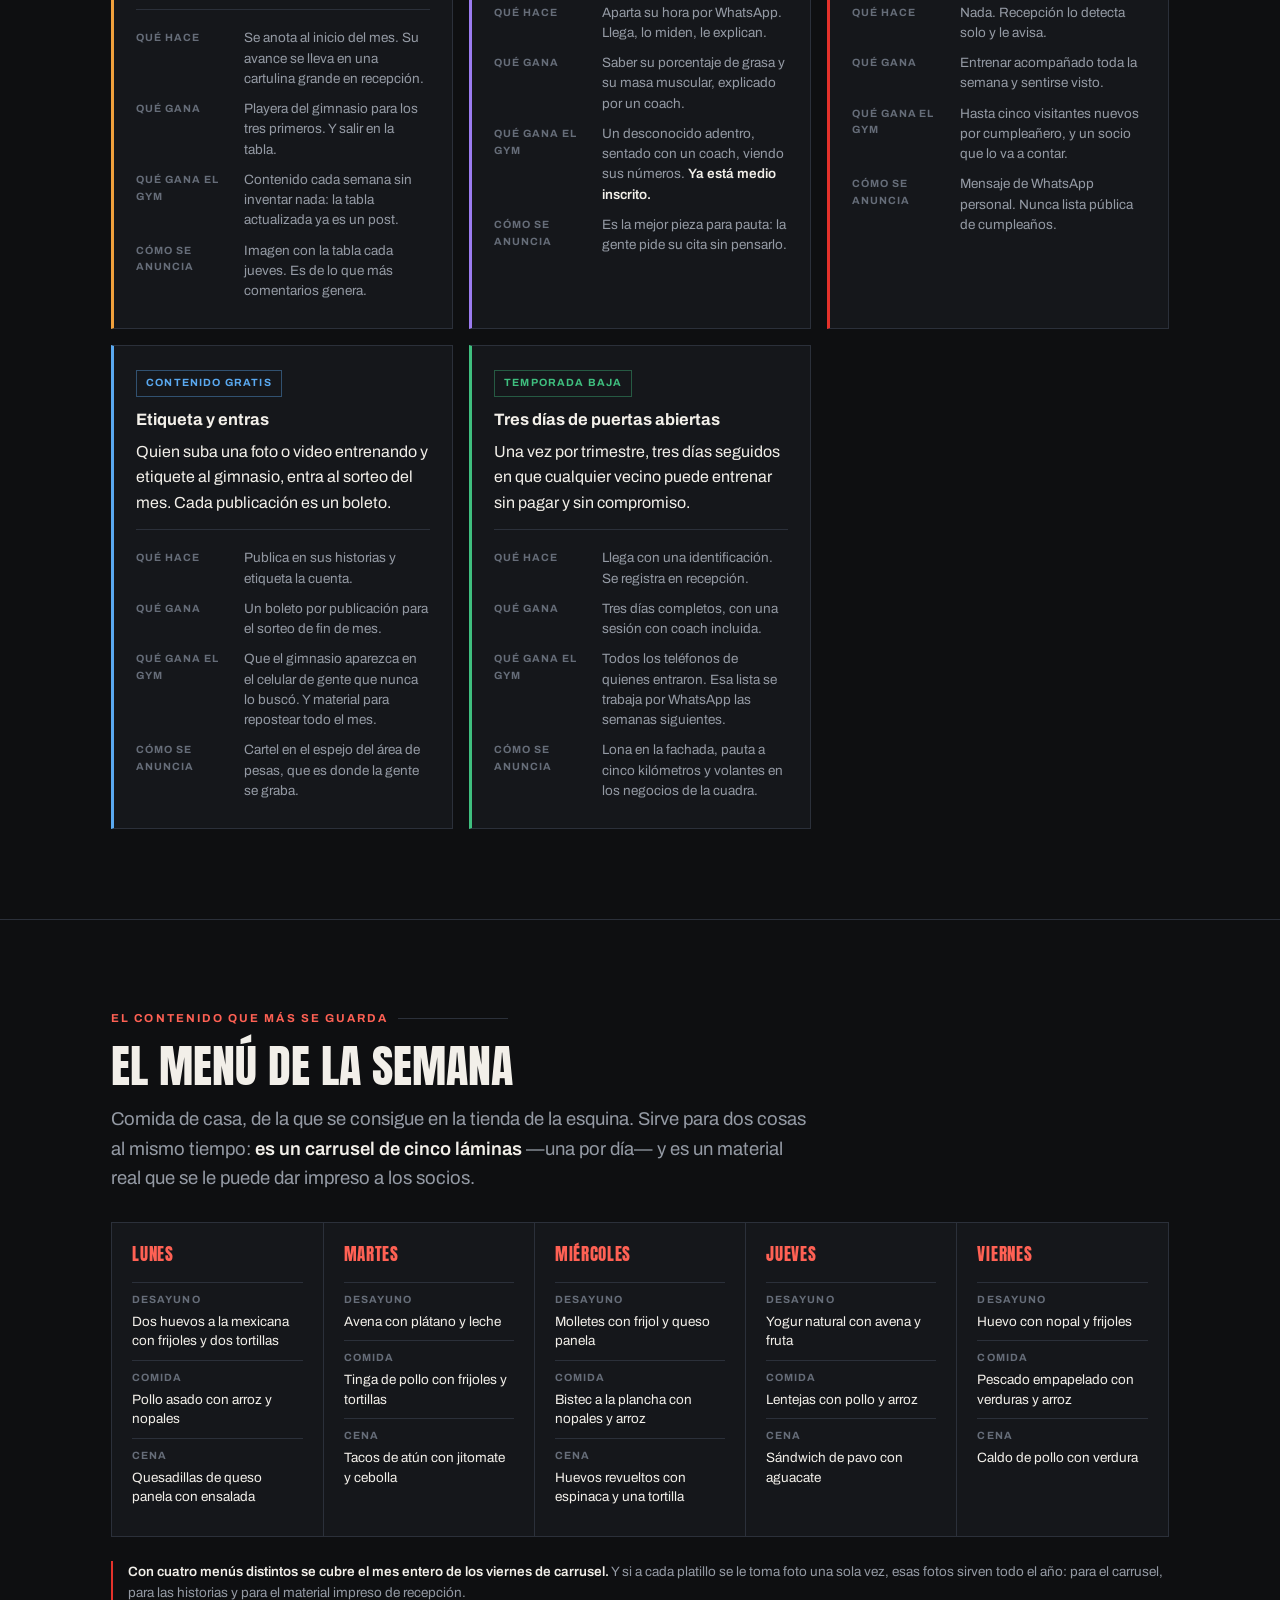
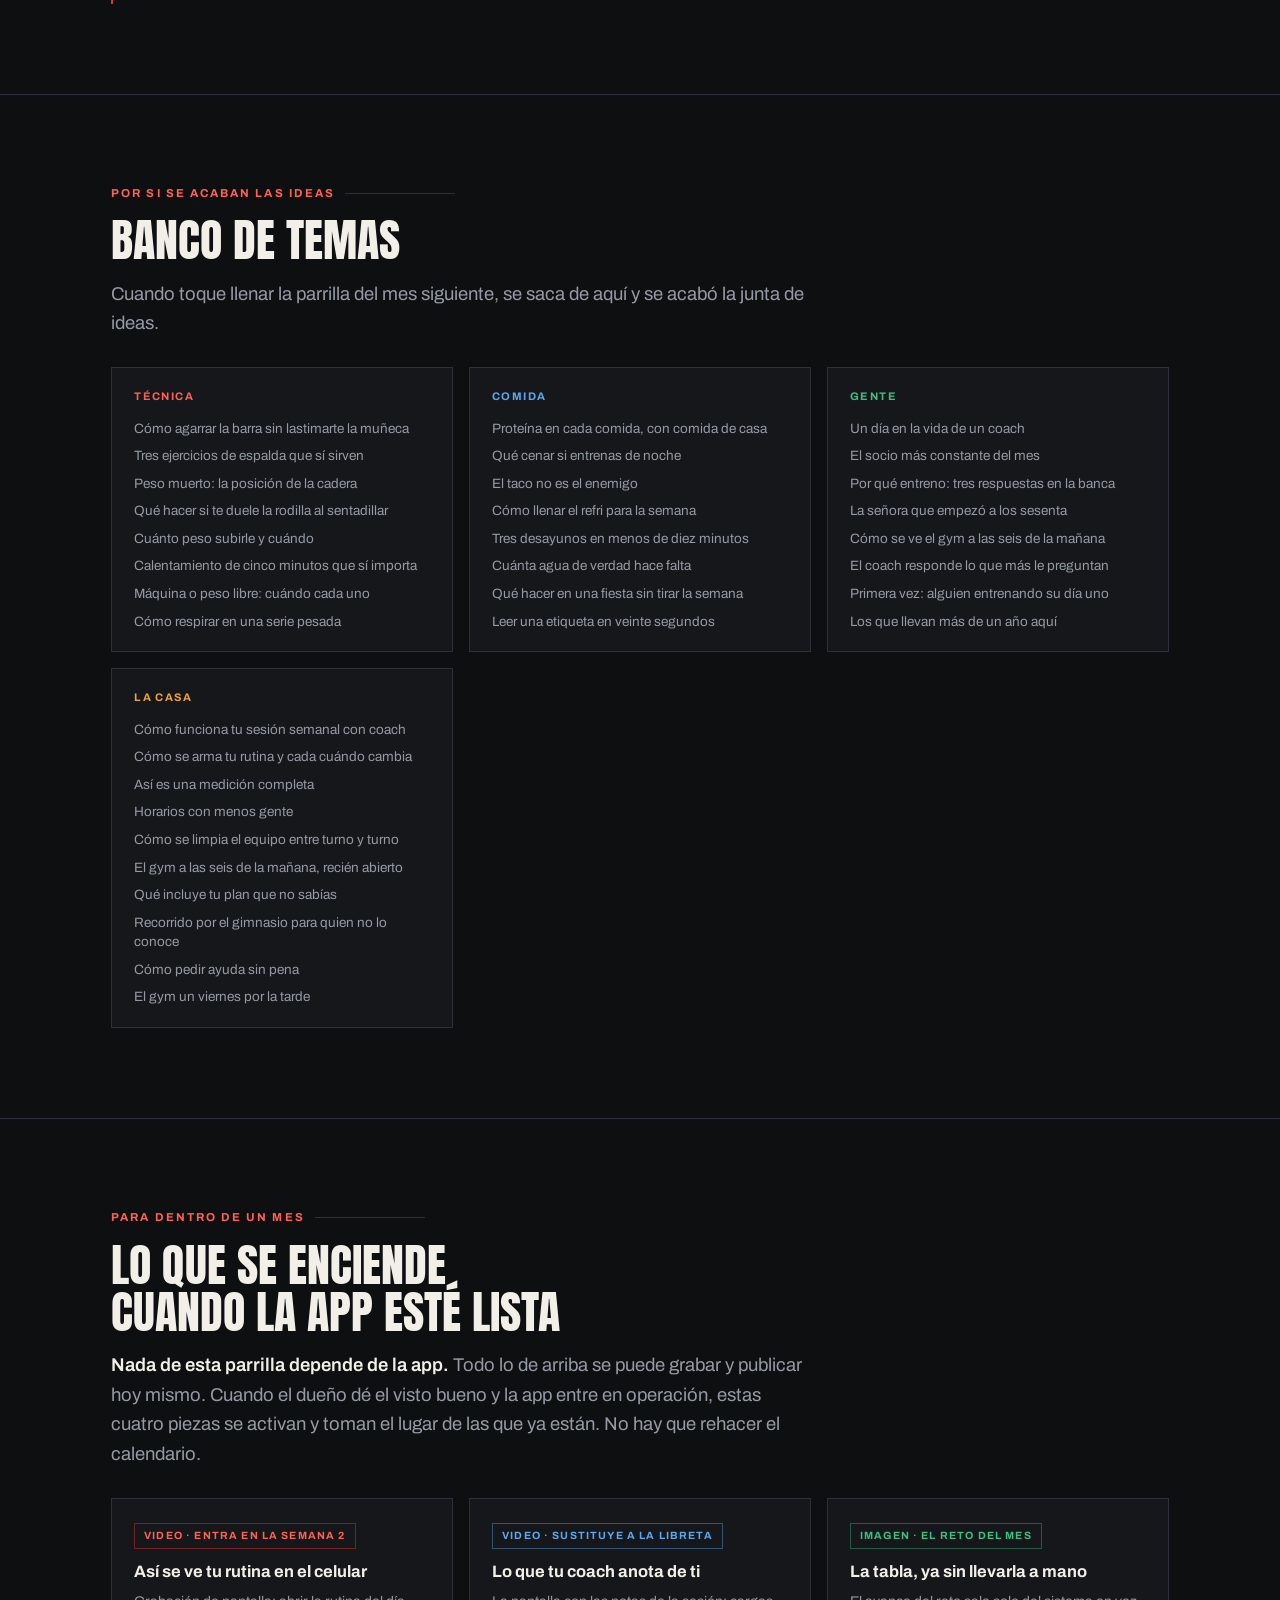
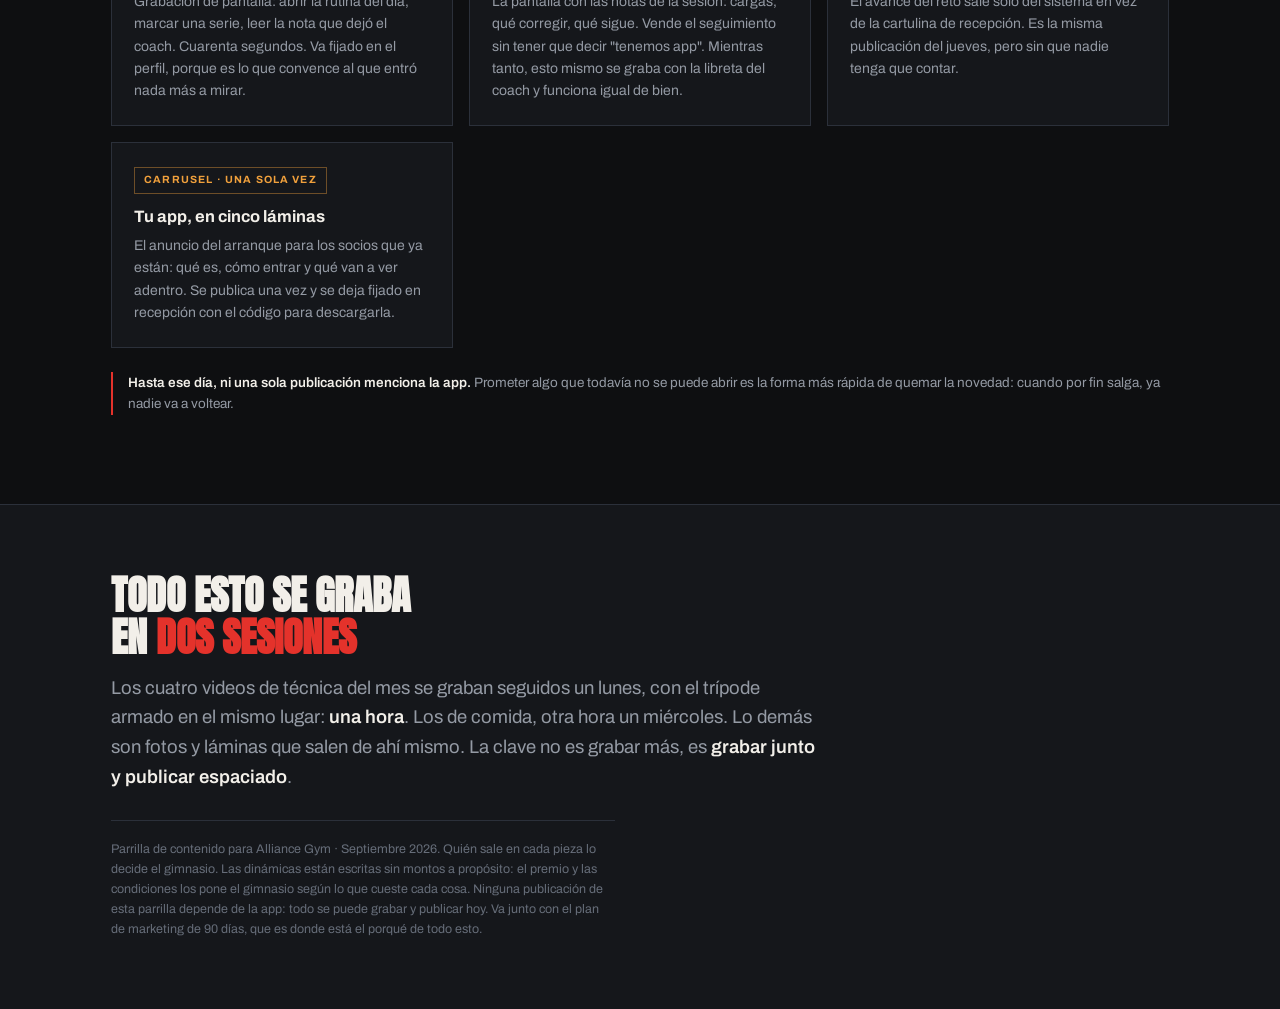
<file: marketing/parrilla-contenido.html>
<!doctype html>
<html lang="es">
<head>
<meta charset="utf-8">
<meta name="viewport" content="width=device-width, initial-scale=1">
<meta name="robots" content="noindex, nofollow">
<meta name="description" content="Parrilla de contenido mensual de Alliance Gym: 20 publicaciones, dinámicas y menú de la semana.">
<meta property="og:title" content="Parrilla de Contenido Alliance · Alliance Gym">
<meta property="og:description" content="Parrilla de contenido mensual de Alliance Gym: 20 publicaciones, dinámicas y menú de la semana.">
<meta property="og:type" content="article">
<title>Parrilla de Contenido Alliance</title>
<link rel="preconnect" href="https://fonts.googleapis.com">
<link rel="preconnect" href="https://fonts.gstatic.com" crossorigin>
<link rel="stylesheet" href="https://fonts.googleapis.com/css2?family=Anton&family=Archivo:wght@400;500;600;700&display=swap">

<style>
  :root {
    --tinta: #0E0F11;
    --carbon: #15171B;
    --carbon-2: #1D2026;
    --carbon-3: #24282F;
    --linea: #2B303A;
    --linea-2: #3A414D;
    --rojo: #E4322B;
    --rojo-2: #FF6154;
    --hueso: #F2EFE9;
    --gris: #949AA4;
    --gris-2: #666D79;
    --verde: #3FBF7F;
    --ambar: #F0A03C;
    --azul: #5AA9F0;
    --morado: #9B7BF0;

    --display: "Anton", "Arial Narrow", Impact, sans-serif;
    --texto: "Archivo", "Segoe UI", system-ui, sans-serif;

    --ancho: 1160px;
    --gutter: clamp(18px, 4vw, 56px);
  }

  * { box-sizing: border-box; }

  body {
    margin: 0;
    background: var(--tinta);
    color: var(--hueso);
    font-family: var(--texto);
    font-size: 16px;
    line-height: 1.6;
    -webkit-font-smoothing: antialiased;
  }

  ::selection { background: var(--rojo); color: #fff; }
  :focus-visible { outline: 2px solid var(--rojo-2); outline-offset: 3px; }

  p { margin: 0 0 14px; }
  p:last-child { margin-bottom: 0; }

  .pa-wrap { max-width: var(--ancho); margin: 0 auto; padding-inline: var(--gutter); }

  .pa-sec { padding-block: clamp(50px, 7vw, 92px); border-top: 1px solid var(--linea); }

  .pa-eyebrow {
    font-size: 11.5px; font-weight: 700; letter-spacing: 0.18em;
    text-transform: uppercase; color: var(--rojo-2); margin: 0 0 14px;
    display: flex; align-items: center; gap: 10px;
  }
  .pa-eyebrow::after { content: ""; flex: 1; height: 1px; background: var(--linea); max-width: 110px; }

  h2.pa-h2 {
    font-family: var(--display); font-weight: 400;
    font-size: clamp(28px, 4.8vw, 46px); line-height: 1.03;
    text-transform: uppercase; text-wrap: balance; margin: 0 0 16px;
  }

  h3.pa-h3 {
    font-size: 16.5px; font-weight: 700; line-height: 1.3;
    margin: 0 0 8px; color: var(--hueso); text-wrap: balance;
  }

  .pa-lead {
    font-size: clamp(16px, 1.9vw, 18.5px); line-height: 1.6;
    color: var(--gris); max-width: 64ch; margin: 0 0 8px;
  }
  .pa-lead strong { color: var(--hueso); font-weight: 600; }

  /* Barra */
  .pa-top {
    position: sticky; top: 0; z-index: 20;
    background: rgba(14, 15, 17, 0.9);
    backdrop-filter: blur(10px);
    border-bottom: 1px solid var(--linea);
  }
  .pa-top-in {
    max-width: var(--ancho); margin: 0 auto;
    padding: 11px var(--gutter);
    display: flex; align-items: center; justify-content: space-between; gap: 16px;
  }
  .pa-mark {
    display: flex; align-items: center; gap: 9px;
    font-family: var(--display); text-transform: uppercase;
    font-size: 15px; letter-spacing: 0.03em;
  }
  .pa-mark i { width: 5px; height: 17px; background: var(--rojo); display: block; }
  .pa-top-meta {
    font-size: 11.5px; letter-spacing: 0.1em; text-transform: uppercase;
    color: var(--gris-2); font-weight: 600;
  }

  /* Hero */
  .pa-hero { padding-block: clamp(42px, 7vw, 78px) clamp(34px, 5vw, 58px); position: relative; overflow: hidden; }
  .pa-hero::before {
    content: ""; position: absolute; inset: 0; pointer-events: none;
    background: radial-gradient(110% 80% at 92% -10%, rgba(228, 50, 43, 0.15), transparent 60%);
  }
  .pa-hero-in { position: relative; }

  h1.pa-h1 {
    font-family: var(--display); font-weight: 400;
    font-size: clamp(40px, 9vw, 96px); line-height: 0.92;
    text-transform: uppercase; margin: 0 0 22px; max-width: 16ch;
    text-wrap: balance;
  }
  h1.pa-h1 em { font-style: normal; color: var(--rojo); }

  .pa-kicker {
    font-size: 11.5px; font-weight: 700; letter-spacing: 0.2em;
    text-transform: uppercase; color: var(--gris-2); margin: 0 0 20px;
  }

  /* Volumetría */
  .pa-vol {
    display: grid; grid-template-columns: repeat(auto-fit, minmax(150px, 1fr));
    gap: 1px; background: var(--linea); border: 1px solid var(--linea);
  }
  .pa-vol-i { background: var(--carbon); padding: 20px 22px; }
  .pa-vol-i.total { background: var(--carbon-2); }

  .pa-vol-n {
    font-family: var(--display); font-size: clamp(34px, 5vw, 50px);
    line-height: 1; display: block; margin-bottom: 6px;
    font-variant-numeric: tabular-nums;
  }
  .pa-vol-i.v1 .pa-vol-n { color: var(--rojo-2); }
  .pa-vol-i.v2 .pa-vol-n { color: var(--azul); }
  .pa-vol-i.v3 .pa-vol-n { color: var(--ambar); }
  .pa-vol-i.total .pa-vol-n { color: var(--hueso); }

  .pa-vol-l { font-size: 13px; font-weight: 600; color: var(--hueso); margin-bottom: 3px; }
  .pa-vol-s { font-size: 12px; color: var(--gris-2); line-height: 1.45; }

  /* Tablas */
  .pa-scroll { overflow-x: auto; border: 1px solid var(--linea); }

  table.pa-t { width: 100%; border-collapse: collapse; font-size: 13.5px; }
  table.pa-t.ancha { min-width: 760px; }
  table.pa-t.media { min-width: 620px; }

  table.pa-t th {
    text-align: left; font-size: 10.5px; font-weight: 700;
    letter-spacing: 0.13em; text-transform: uppercase; color: var(--gris-2);
    padding: 12px 15px; background: var(--carbon-2);
    border-bottom: 1px solid var(--linea); white-space: nowrap;
  }
  table.pa-t td {
    padding: 13px 15px; border-bottom: 1px solid var(--linea);
    color: var(--gris); background: var(--carbon); vertical-align: top;
  }
  table.pa-t tr:last-child td { border-bottom: 0; }
  table.pa-t td strong { color: var(--hueso); font-weight: 600; }
  table.pa-t .dia { color: var(--hueso); font-weight: 700; white-space: nowrap; }
  table.pa-t .sem { background: var(--carbon-2); }
  table.pa-t .sem td {
    background: var(--carbon-2); color: var(--rojo-2);
    font-size: 10.5px; font-weight: 700; letter-spacing: 0.15em;
    text-transform: uppercase; padding: 9px 15px;
  }

  .pa-pill {
    display: inline-block; font-size: 10.5px; font-weight: 700;
    letter-spacing: 0.08em; text-transform: uppercase;
    padding: 3px 8px; border: 1px solid var(--linea-2);
    color: var(--gris); white-space: nowrap;
  }
  .pa-pill.video { color: var(--rojo-2); border-color: rgba(228, 50, 43, 0.45); }
  .pa-pill.carr { color: var(--azul); border-color: rgba(90, 169, 240, 0.4); }
  .pa-pill.img { color: var(--ambar); border-color: rgba(240, 160, 60, 0.4); }

  /* Tarjetas */
  .pa-grid { display: grid; grid-template-columns: repeat(auto-fit, minmax(290px, 1fr)); gap: 16px; }
  .pa-grid.dos { grid-template-columns: repeat(auto-fit, minmax(330px, 1fr)); }

  .pa-card { background: var(--carbon); border: 1px solid var(--linea); padding: 22px; }
  .pa-card p { font-size: 14px; color: var(--gris); }

  .pa-tag {
    display: inline-block; font-size: 10.5px; font-weight: 700;
    letter-spacing: 0.11em; text-transform: uppercase;
    padding: 4px 9px; border: 1px solid var(--linea-2);
    color: var(--gris); margin-bottom: 12px;
  }
  .pa-tag.rojo { color: var(--rojo-2); border-color: rgba(228, 50, 43, 0.45); }
  .pa-tag.verde { color: var(--verde); border-color: rgba(63, 191, 127, 0.4); }
  .pa-tag.azul { color: var(--azul); border-color: rgba(90, 169, 240, 0.4); }
  .pa-tag.ambar { color: var(--ambar); border-color: rgba(240, 160, 60, 0.4); }
  .pa-tag.morado { color: var(--morado); border-color: rgba(155, 123, 240, 0.4); }

  /* Receta: línea de tiempo del video */
  .pa-receta { background: var(--carbon); border: 1px solid var(--linea); padding: 24px; }

  .pa-pasos { list-style: none; margin: 0; padding: 0; display: flex; flex-direction: column; }
  .pa-pasos li {
    display: grid; grid-template-columns: 72px minmax(0, 1fr);
    gap: 16px; padding: 12px 0; border-top: 1px solid var(--linea);
  }
  .pa-pasos li:first-child { border-top: 0; padding-top: 0; }
  .pa-paso-t {
    font-family: var(--display); font-size: 15px; color: var(--rojo);
    font-variant-numeric: tabular-nums; line-height: 1.4;
  }
  .pa-paso-d { font-size: 14px; color: var(--gris); line-height: 1.5; }
  .pa-paso-d b { color: var(--hueso); font-weight: 600; }

  @media (max-width: 520px) {
    .pa-pasos li { grid-template-columns: 1fr; gap: 4px; }
  }

  /* Listas */
  ul.pa-list { list-style: none; margin: 0; padding: 0; display: flex; flex-direction: column; gap: 10px; }
  ul.pa-list li {
    position: relative; padding-left: 19px;
    font-size: 14px; line-height: 1.55; color: var(--gris);
  }
  ul.pa-list li::before {
    content: ""; position: absolute; left: 0; top: 0.62em;
    width: 8px; height: 2px; background: var(--rojo);
  }
  ul.pa-list li strong { color: var(--hueso); font-weight: 600; }

  /* Dinámicas */
  .pa-dina { background: var(--carbon); border: 1px solid var(--linea); border-left: 3px solid var(--rojo); padding: 22px; }
  .pa-dina.d2 { border-left-color: var(--azul); }
  .pa-dina.d3 { border-left-color: var(--verde); }
  .pa-dina.d4 { border-left-color: var(--ambar); }
  .pa-dina.d5 { border-left-color: var(--morado); }

  .pa-dina-mec { margin-top: 14px; padding-top: 13px; border-top: 1px solid var(--linea); }
  .pa-dina-fila { display: grid; grid-template-columns: 96px minmax(0, 1fr); gap: 12px; padding: 5px 0; }
  .pa-dina-k {
    font-size: 10.5px; font-weight: 700; letter-spacing: 0.09em;
    text-transform: uppercase; color: var(--gris-2); padding-top: 2px;
  }
  .pa-dina-v { font-size: 13.5px; color: var(--gris); line-height: 1.5; }
  .pa-dina-v b { color: var(--hueso); font-weight: 600; }

  @media (max-width: 480px) {
    .pa-dina-fila { grid-template-columns: 1fr; gap: 2px; }
  }

  /* Menú semanal */
  .pa-menu { display: grid; grid-template-columns: repeat(auto-fit, minmax(210px, 1fr)); gap: 1px; background: var(--linea); border: 1px solid var(--linea); }
  .pa-dia { background: var(--carbon); padding: 18px 20px 20px; }
  .pa-dia-n {
    font-family: var(--display); font-size: 17px; text-transform: uppercase;
    color: var(--rojo-2); margin-bottom: 14px; letter-spacing: 0.04em;
  }
  .pa-comida { padding: 9px 0; border-top: 1px solid var(--linea); }
  .pa-comida:first-of-type { border-top: 0; padding-top: 0; }
  .pa-comida-l {
    font-size: 10.5px; font-weight: 700; letter-spacing: 0.1em;
    text-transform: uppercase; color: var(--gris-2); margin-bottom: 3px;
  }
  .pa-comida-p { font-size: 13.5px; line-height: 1.45; color: var(--hueso); }

  /* Banco de temas */
  .pa-banco { display: grid; grid-template-columns: repeat(auto-fit, minmax(260px, 1fr)); gap: 16px; }
  .pa-banco-col { background: var(--carbon); border: 1px solid var(--linea); padding: 20px 22px; }
  .pa-banco-h {
    font-size: 11px; font-weight: 700; letter-spacing: 0.13em;
    text-transform: uppercase; margin: 0 0 13px; color: var(--rojo-2);
  }
  .pa-banco-col.b2 .pa-banco-h { color: var(--azul); }
  .pa-banco-col.b3 .pa-banco-h { color: var(--verde); }
  .pa-banco-col.b4 .pa-banco-h { color: var(--ambar); }
  ul.pa-mini { list-style: none; margin: 0; padding: 0; display: flex; flex-direction: column; gap: 8px; }
  ul.pa-mini li { font-size: 13.5px; line-height: 1.45; color: var(--gris); }

  /* Cierre */
  .pa-cierre { border-top: 1px solid var(--linea); background: var(--carbon); }
  .pa-cierre-in { max-width: var(--ancho); margin: 0 auto; padding: clamp(42px, 6vw, 70px) var(--gutter); }
  .pa-cierre-t {
    font-family: var(--display); font-size: clamp(24px, 4vw, 40px);
    line-height: 1.03; text-transform: uppercase; margin: 0 0 16px;
    max-width: 22ch; text-wrap: balance;
  }
  .pa-cierre-t em { font-style: normal; color: var(--rojo); }

  .pa-nota {
    font-size: 12.5px; line-height: 1.6; color: var(--gris-2);
    border-top: 1px solid var(--linea); padding-top: 18px; margin-top: 28px;
    max-width: 72ch;
  }

  .pa-aviso {
    font-size: 13.5px; line-height: 1.6; color: var(--gris);
    border-left: 2px solid var(--rojo); padding-left: 15px; margin-top: 24px;
  }
  .pa-aviso strong { color: var(--hueso); font-weight: 600; }

  @media (prefers-reduced-motion: reduce) {
    *, *::before, *::after { animation: none !important; transition: none !important; }
  }
</style>
</head>
<body>
<header class="pa-top">
  <div class="pa-top-in">
    <div class="pa-mark"><i></i>Alliance Gym</div>
    <div class="pa-top-meta">Parrilla de contenido &middot; Mes tipo</div>
  </div>
</header>

<main>

  <!-- HERO -->
  <section class="pa-hero">
    <div class="pa-wrap pa-hero-in">
      <p class="pa-kicker">Qué se publica, qué lleva cada pieza y qué se graba</p>
      <h1 class="pa-h1">Un mes de contenido, <em>ya resuelto</em></h1>
      <p class="pa-lead" style="margin-bottom:34px">
        Cinco publicaciones a la semana, veinte al mes. Todo se puede grabar con un celular en
        <strong>dos sesiones de una hora</strong>. Abajo está qué va cada día, qué información
        lleva adentro y cómo se graba.
      </p>
      <div class="pa-vol">
        <div class="pa-vol-i v1">
          <span class="pa-vol-n">10</span>
          <div class="pa-vol-l">Videos</div>
          <div class="pa-vol-s">Reels y TikTok. De 20 a 45 segundos, vertical.</div>
        </div>
        <div class="pa-vol-i v2">
          <span class="pa-vol-n">5</span>
          <div class="pa-vol-l">Carruseles</div>
          <div class="pa-vol-s">De 5 a 7 láminas. Es el formato que la gente guarda.</div>
        </div>
        <div class="pa-vol-i v3">
          <span class="pa-vol-n">5</span>
          <div class="pa-vol-l">Imágenes</div>
          <div class="pa-vol-s">Una sola idea: frase, foto real o recordatorio.</div>
        </div>
        <div class="pa-vol-i total">
          <span class="pa-vol-n">20</span>
          <div class="pa-vol-l">Al mes</div>
          <div class="pa-vol-s">Cinco días por semana. Dos días de descanso.</div>
        </div>
      </div>
    </div>
  </section>

  <!-- RITMO -->
  <section class="pa-sec">
    <div class="pa-wrap">
      <p class="pa-eyebrow">El ritmo</p>
      <h2 class="pa-h2">Qué formato toca cada día</h2>
      <p class="pa-lead" style="margin-bottom:28px">
        La idea es que quien publica no tenga que decidir nada: ya sabe que el lunes toca técnica
        y el martes carrusel. <strong>Decidir es lo que cansa</strong>, no grabar.
      </p>
      <div class="pa-scroll">
        <table class="pa-t media">
          <thead>
            <tr>
              <th scope="col">Día</th>
              <th scope="col">Formato</th>
              <th scope="col">Qué toca siempre</th>
              <th scope="col">Al mes</th>
            </tr>
          </thead>
          <tbody>
            <tr>
              <td class="dia">Lunes</td>
              <td><span class="pa-pill video">Video</span></td>
              <td><strong>Técnica.</strong> Un ejercicio, un error, la corrección. Rota el grupo muscular.</td>
              <td>4</td>
            </tr>
            <tr>
              <td class="dia">Martes</td>
              <td><span class="pa-pill carr">Carrusel</span></td>
              <td><strong>Información útil.</strong> Nutrición, guías, mitos. Es el que se guarda.</td>
              <td>4</td>
            </tr>
            <tr>
              <td class="dia">Miércoles</td>
              <td><span class="pa-pill video">Video</span></td>
              <td><strong>Gente y comida.</strong> Un socio, un coach o un platillo.</td>
              <td>4</td>
            </tr>
            <tr>
              <td class="dia">Jueves</td>
              <td><span class="pa-pill img">Imagen</span></td>
              <td><strong>Recordatorio o frase.</strong> Lo del fin de semana, un coach, el ambiente.</td>
              <td>4</td>
            </tr>
            <tr>
              <td class="dia">Viernes</td>
              <td><span class="pa-pill video">Video</span> <span class="pa-pill carr">o carrusel</span></td>
              <td><strong>La dinámica del mes.</strong> Semanas 1 y 3 en video, semanas 2 y 4 en imagen o carrusel.</td>
              <td>4</td>
            </tr>
          </tbody>
        </table>
      </div>
      <p class="pa-aviso">
        <strong>Si el sábado hay quién grabe, muévelo.</strong> El sábado por la mañana es cuando
        más gente busca gimnasio, y es el mejor día para mostrar ambiente. En ese caso el viernes
        se recorre al sábado y todo lo demás se queda igual. Lo que no se toca es la regla de
        <strong>cinco días, no siete</strong>: un calendario de todos los días se abandona en tres
        semanas.
      </p>
    </div>
  </section>

  <!-- PARRILLA DEL MES -->
  <section class="pa-sec">
    <div class="pa-wrap">
      <p class="pa-eyebrow">Mes tipo</p>
      <h2 class="pa-h2">Las 20 publicaciones,<br>una por una</h2>
      <p class="pa-lead" style="margin-bottom:28px">
        Esta es la parrilla completa de un mes. El siguiente mes se repite la estructura y solo
        cambian el grupo muscular y el tema del carrusel — abajo está la rotación para no repetir.
      </p>
      <div class="pa-scroll">
        <table class="pa-t ancha">
          <thead>
            <tr>
              <th scope="col">Día</th>
              <th scope="col">Formato</th>
              <th scope="col">Tema</th>
              <th scope="col">Qué lleva adentro</th>
              <th scope="col">Quién</th>
            </tr>
          </thead>
          <tbody>
            <tr class="sem"><td colspan="5">Semana 1</td></tr>
            <tr>
              <td class="dia">Lunes</td>
              <td><span class="pa-pill video">Video</span></td>
              <td><strong>Espalda</strong></td>
              <td>Jalón al pecho. El error: jalar con los brazos y encoger el cuello. La corrección: bajar los hombros primero y llevar los codos a las costillas.</td>
              <td>El coach</td>
            </tr>
            <tr>
              <td class="dia">Martes</td>
              <td><span class="pa-pill carr">Carrusel</span></td>
              <td><strong>Qué comer antes de entrenar</strong></td>
              <td>Tres opciones con comida de casa según a qué hora entrenas: mañana, tarde y noche. Una lámina por opción.</td>
              <td>El coach</td>
            </tr>
            <tr>
              <td class="dia">Miércoles</td>
              <td><span class="pa-pill video">Video</span></td>
              <td><strong>Desayuno antes de entrenar</strong></td>
              <td>Se prepara en cámara: dos huevos, frijoles y dos tortillas. Los gramos de proteína aparecen en pantalla al final.</td>
              <td>El coach</td>
            </tr>
            <tr>
              <td class="dia">Jueves</td>
              <td><span class="pa-pill img">Imagen</span></td>
              <td><strong>Viernes de Invitado</strong></td>
              <td>Anuncio de la dinámica: trae a un amigo mañana. Fecha, hora y qué se llevan los dos. Texto grande, poco.</td>
              <td>Recepción</td>
            </tr>
            <tr>
              <td class="dia">Viernes</td>
              <td><span class="pa-pill video">Video</span></td>
              <td><strong>Así estuvo el Viernes de Invitado</strong></td>
              <td>Ambiente del día: gente entrenando en pareja, los licuados al final. Sin guion, puro recorte de lo que pasó.</td>
              <td>Quien esté</td>
            </tr>

            <tr class="sem"><td colspan="5">Semana 2</td></tr>
            <tr>
              <td class="dia">Lunes</td>
              <td><span class="pa-pill video">Video</span></td>
              <td><strong>Glúteo</strong></td>
              <td>Hip thrust. El error: empujar con la espalda baja y no terminar arriba. La corrección: barbilla al pecho y apretar arriba dos segundos.</td>
              <td>El coach</td>
            </tr>
            <tr>
              <td class="dia">Martes</td>
              <td><span class="pa-pill carr">Carrusel</span></td>
              <td><strong>Tu primera semana aquí</strong></td>
              <td>Guía para el que nunca ha pisado un gimnasio: qué traer, a qué hora hay menos gente, qué pasa el primer día, con quién hablar.</td>
              <td>Recepción</td>
            </tr>
            <tr>
              <td class="dia">Miércoles</td>
              <td><span class="pa-pill video">Video</span></td>
              <td><strong>Así es tu primera sesión con coach</strong></td>
              <td>Los primeros minutos de una sesión real: el coach pregunta, lo ve moverse y le arma la rutina ahí mismo. Es lo que nadie más en la zona ofrece.</td>
              <td>El coach</td>
            </tr>
            <tr>
              <td class="dia">Jueves</td>
              <td><span class="pa-pill img">Imagen</span></td>
              <td><strong>Conoce a tu coach</strong></td>
              <td>Foto del coach en su lugar de trabajo, su nombre y una frase suya sobre cómo le gusta entrenar a la gente.</td>
              <td>El coach</td>
            </tr>
            <tr>
              <td class="dia">Viernes</td>
              <td><span class="pa-pill carr">Carrusel</span></td>
              <td><strong>El menú de la semana</strong></td>
              <td>Cinco láminas, una por día, con desayuno, comida y cena. Comida de casa. Está completo más abajo.</td>
              <td>El coach</td>
            </tr>

            <tr class="sem"><td colspan="5">Semana 3</td></tr>
            <tr>
              <td class="dia">Lunes</td>
              <td><span class="pa-pill video">Video</span></td>
              <td><strong>Pierna</strong></td>
              <td>Sentadilla. El error: rodillas hacia adentro y talones que se levantan. La corrección: pies afuera, empujar el piso, rodillas hacia los dedos.</td>
              <td>El coach</td>
            </tr>
            <tr>
              <td class="dia">Martes</td>
              <td><span class="pa-pill carr">Carrusel</span></td>
              <td><strong>Cuántas series y repeticiones</strong></td>
              <td>Según lo que buscas: fuerza, músculo o resistencia. Una lámina por objetivo, con el número de series, repeticiones y descanso.</td>
              <td>El coach</td>
            </tr>
            <tr>
              <td class="dia">Miércoles</td>
              <td><span class="pa-pill video">Video</span></td>
              <td><strong>Historia de un socio</strong></td>
              <td>Tres preguntas: cómo llegaste, qué cambió, qué le dirías a alguien que no se anima. Con su hoja de medición del primer día junto a la de hoy, y su permiso por escrito.</td>
              <td>Un socio</td>
            </tr>
            <tr>
              <td class="dia">Jueves</td>
              <td><span class="pa-pill img">Imagen</span></td>
              <td><strong>Frase de la casa</strong></td>
              <td>"Si hoy toca descansar, también está bien." Nuestro tono: nunca regaño. Fondo oscuro, letras grandes.</td>
              <td>Diseño</td>
            </tr>
            <tr>
              <td class="dia">Viernes</td>
              <td><span class="pa-pill video">Video</span></td>
              <td><strong>Así dejamos el gym cada noche</strong></td>
              <td>Cámara rápida del cierre: las máquinas desinfectadas una por una, el piso, los baños. Sin voz. Nadie publica esto y es justo lo que alguien quiere ver antes de inscribirse.</td>
              <td>Quien cierra</td>
            </tr>

            <tr class="sem"><td colspan="5">Semana 4</td></tr>
            <tr>
              <td class="dia">Lunes</td>
              <td><span class="pa-pill video">Video</span></td>
              <td><strong>Pecho</strong></td>
              <td>Press de banca. El error: codos abiertos a noventa grados. La corrección: codos a cuarenta y cinco, hombros hacia atrás, pies firmes.</td>
              <td>El coach</td>
            </tr>
            <tr>
              <td class="dia">Martes</td>
              <td><span class="pa-pill carr">Carrusel</span></td>
              <td><strong>Cinco mitos del gimnasio</strong></td>
              <td>Uno por lámina: que las pesas te ponen enorme, que hay que sudar para que sirva, que sin proteína en polvo no crece, que el cardio en ayunas quema más, que hay que entrenar diario.</td>
              <td>El coach</td>
            </tr>
            <tr>
              <td class="dia">Miércoles</td>
              <td><span class="pa-pill video">Video</span></td>
              <td><strong>Cena con proteína, barata</strong></td>
              <td>Tacos de atún con jitomate y cebolla, en cámara. El punto: se puede comer bien sin comprar nada raro.</td>
              <td>El coach</td>
            </tr>
            <tr>
              <td class="dia">Jueves</td>
              <td><span class="pa-pill img">Imagen</span></td>
              <td><strong>Resultados del reto</strong></td>
              <td>La tabla del reto del mes con los primeros lugares. Genera más conversación que cualquier otra imagen.</td>
              <td>Coach a cargo</td>
            </tr>
            <tr>
              <td class="dia">Viernes</td>
              <td><span class="pa-pill img">Imagen</span></td>
              <td><strong>La dinámica del mes que entra</strong></td>
              <td>Adelanto de lo que viene: qué dinámica arranca, desde cuándo y cómo participar.</td>
              <td>Recepción</td>
            </tr>
          </tbody>
        </table>
      </div>
    </div>
  </section>

  <!-- ROTACIÓN -->
  <section class="pa-sec">
    <div class="pa-wrap">
      <p class="pa-eyebrow">Para no repetirse</p>
      <h2 class="pa-h2">La rotación de tres meses</h2>
      <p class="pa-lead" style="margin-bottom:28px">
        El lunes siempre es técnica, pero el grupo muscular cambia. Con esta rotación hay
        <strong>tres meses de videos sin repetir un solo ejercicio</strong>.
      </p>
      <div class="pa-scroll">
        <table class="pa-t media">
          <thead>
            <tr>
              <th scope="col">Semana</th>
              <th scope="col">Mes 1</th>
              <th scope="col">Mes 2</th>
              <th scope="col">Mes 3</th>
            </tr>
          </thead>
          <tbody>
            <tr>
              <td class="dia">1</td>
              <td><strong>Espalda</strong><br>Jalón al pecho</td>
              <td><strong>Hombro</strong><br>Press militar</td>
              <td><strong>Espalda</strong><br>Remo con barra</td>
            </tr>
            <tr>
              <td class="dia">2</td>
              <td><strong>Glúteo</strong><br>Hip thrust</td>
              <td><strong>Glúteo</strong><br>Peso muerto rumano</td>
              <td><strong>Glúteo</strong><br>Zancadas</td>
            </tr>
            <tr>
              <td class="dia">3</td>
              <td><strong>Pierna</strong><br>Sentadilla</td>
              <td><strong>Brazo</strong><br>Curl y fondos</td>
              <td><strong>Pierna</strong><br>Prensa</td>
            </tr>
            <tr>
              <td class="dia">4</td>
              <td><strong>Pecho</strong><br>Press de banca</td>
              <td><strong>Abdomen</strong><br>Plancha y elevaciones</td>
              <td><strong>Cuerpo completo</strong><br>Kettlebell swing</td>
            </tr>
          </tbody>
        </table>
      </div>
      <p class="pa-aviso">
        <strong>El glúteo va los tres meses a propósito.</strong> Es el que más se busca, el que
        más se comparte y el que más mujeres trae al gimnasio, que es uno de los públicos que más
        queremos. No es casualidad: es donde está la demanda.
      </p>
    </div>
  </section>

  <!-- RECETAS -->
  <section class="pa-sec">
    <div class="pa-wrap">
      <p class="pa-eyebrow">Qué lleva adentro</p>
      <h2 class="pa-h2">La receta de cada formato</h2>
      <p class="pa-lead" style="margin-bottom:30px">
        Si cada pieza se arma igual, el contenido se ve consistente aunque lo grabe gente
        distinta. Esto es lo que no puede faltar en cada una.
      </p>

      <div class="pa-grid dos">
        <div class="pa-receta">
          <span class="pa-tag rojo">Video de técnica &middot; 20 a 40 s</span>
          <h3 class="pa-h3">Un ejercicio. Un error. Una corrección.</h3>
          <ul class="pa-pasos">
            <li>
              <div class="pa-paso-t">0–2 s</div>
              <div class="pa-paso-d"><b>El error, en imagen.</b> Sin saludo, sin "hola qué tal". Se abre con el movimiento mal hecho.</div>
            </li>
            <li>
              <div class="pa-paso-t">2–8 s</div>
              <div class="pa-paso-d"><b>Por qué está mal,</b> en una frase. "Así te truena el hombro", no un párrafo de anatomía.</div>
            </li>
            <li>
              <div class="pa-paso-t">8–25 s</div>
              <div class="pa-paso-d"><b>La corrección,</b> con dos o tres puntos en texto grande sobre el video.</div>
            </li>
            <li>
              <div class="pa-paso-t">25–35 s</div>
              <div class="pa-paso-d"><b>Una repetición completa</b> bien hecha, de cuerpo entero, para que se vea el movimiento real.</div>
            </li>
            <li>
              <div class="pa-paso-t">Cierre</div>
              <div class="pa-paso-d"><b>Nombre del coach</b> y "te lo corregimos aquí". La marca va al final, nunca al principio.</div>
            </li>
          </ul>
          <ul class="pa-list" style="margin-top:18px">
            <li>Vertical, <strong>9:16</strong>. Nada horizontal.</li>
            <li><strong>Texto grande siempre:</strong> la mayoría lo ve sin audio.</li>
            <li>Un solo ejercicio por video. Nunca tres.</li>
            <li>Música sin derechos, de la biblioteca de Instagram o TikTok.</li>
          </ul>
        </div>

        <div>
          <div class="pa-receta">
            <span class="pa-tag azul">Carrusel &middot; 5 a 7 láminas</span>
            <h3 class="pa-h3">Para que lo guarden, no para que lo aplaudan</h3>
            <ul class="pa-list">
              <li><strong>Lámina 1:</strong> la pregunta o el número. Máximo seis palabras. Es lo único que decide si abren.</li>
              <li><strong>Láminas 2 a 6:</strong> una idea por lámina, máximo veinte palabras. Si no cabe, sobra.</li>
              <li><strong>Última lámina:</strong> qué hacer ahora. Venir, preguntar por WhatsApp o guardar el post.</li>
              <li><strong>En la descripción</strong> siempre "guárdalo para cuando lo necesites". Guardar pesa más que el like.</li>
              <li>Fondo oscuro, letras claras, logo chico abajo. Que se lea en un celular a la primera.</li>
            </ul>
          </div>

          <div class="pa-receta" style="margin-top:16px">
            <span class="pa-tag ambar">Imagen &middot; una sola idea</span>
            <h3 class="pa-h3">Si necesita explicación, no es imagen</h3>
            <ul class="pa-list">
              <li><strong>Si es frase:</strong> nuestro tono. Cercana y sin regaño. Nunca "sin excusas".</li>
              <li><strong>Si es foto:</strong> gente real del gimnasio, con permiso. Nada de bancos de imágenes.</li>
              <li><strong>Si es recordatorio:</strong> el día, la hora y el lugar en grande. Lo demás sobra.</li>
              <li>Cuadrada o vertical. Nunca texto que haya que acercar para leer.</li>
            </ul>
          </div>
        </div>
      </div>
    </div>
  </section>

  <!-- DINÁMICAS -->
  <section class="pa-sec">
    <div class="pa-wrap">
      <p class="pa-eyebrow">Dinámicas</p>
      <h2 class="pa-h2">Ocho promociones<br>con mecánica completa</h2>
      <p class="pa-lead" style="margin-bottom:30px">
        Una dinámica por mes, no ocho al mismo tiempo. Están ordenadas de la más fácil de
        arrancar a la más elaborada. <strong>Ninguna regala meses</strong>: regalan lo que al
        gimnasio le cuesta poco y a la gente le sabe a mucho.
      </p>

      <div class="pa-grid dos">

        <div class="pa-dina">
          <span class="pa-tag rojo">La principal</span>
          <h3 class="pa-h3">Viernes de Invitado</h3>
          <p>Todos los viernes, cualquier socio puede traer a un amigo a entrenar. Al terminar,
            los dos pasan por un licuado a recepción.</p>
          <div class="pa-dina-mec">
            <div class="pa-dina-fila"><div class="pa-dina-k">Qué hace</div><div class="pa-dina-v">El socio avisa por WhatsApp a quién trae. Llegan juntos.</div></div>
            <div class="pa-dina-fila"><div class="pa-dina-k">Qué gana</div><div class="pa-dina-v">Licuado para los dos. Si el amigo se inscribe ese mismo día, <b>no paga inscripción</b>.</div></div>
            <div class="pa-dina-fila"><div class="pa-dina-k">Qué gana el gym</div><div class="pa-dina-v">Un visitante que ya llegó acompañado y sin pena. Es el que más se inscribe.</div></div>
            <div class="pa-dina-fila"><div class="pa-dina-k">Cómo se anuncia</div><div class="pa-dina-v">Imagen el jueves, historias el viernes, cartel fijo en recepción.</div></div>
          </div>
        </div>

        <div class="pa-dina d2">
          <span class="pa-tag azul">La más barata</span>
          <h3 class="pa-h3">Reseña por licuado</h3>
          <p>Quien deja su reseña en Google y la enseña en recepción, se lleva un licuado.
            Una sola vez por persona.</p>
          <div class="pa-dina-mec">
            <div class="pa-dina-fila"><div class="pa-dina-k">Qué hace</div><div class="pa-dina-v">Deja la reseña ahí mismo, desde su celular, y la muestra.</div></div>
            <div class="pa-dina-fila"><div class="pa-dina-k">Qué gana</div><div class="pa-dina-v">Un licuado en el momento.</div></div>
            <div class="pa-dina-fila"><div class="pa-dina-k">Qué gana el gym</div><div class="pa-dina-v">Subir en "gimnasio cerca de mí", que es donde está la gente que ya quiere inscribirse. <b>Es la dinámica que más vale de todas.</b></div></div>
            <div class="pa-dina-fila"><div class="pa-dina-k">Cómo se anuncia</div><div class="pa-dina-v">De boca en boca, coach por coach. No hace falta publicarla.</div></div>
          </div>
        </div>

        <div class="pa-dina d3">
          <span class="pa-tag verde">Retención</span>
          <h3 class="pa-h3">La tarjeta de las doce</h3>
          <p>Tarjeta de cartón que se sella en cada visita. Doce sellos en el mes y se lleva el
            premio del mes, además de entrar al sorteo.</p>
          <div class="pa-dina-mec">
            <div class="pa-dina-fila"><div class="pa-dina-k">Qué hace</div><div class="pa-dina-v">Pide su sello al entrar. Doce visitas en el mes.</div></div>
            <div class="pa-dina-fila"><div class="pa-dina-k">Qué gana</div><div class="pa-dina-v">Licuado o playera, y un boleto para el sorteo de fin de mes.</div></div>
            <div class="pa-dina-fila"><div class="pa-dina-k">Qué gana el gym</div><div class="pa-dina-v">Que la gente venga tres veces por semana sin que nadie se lo pida. <b>Ataca la deserción de frente.</b></div></div>
            <div class="pa-dina-fila"><div class="pa-dina-k">Cómo se anuncia</div><div class="pa-dina-v">Se entrega a todos el día uno del mes, en la mano.</div></div>
          </div>
        </div>

        <div class="pa-dina d4">
          <span class="pa-tag ambar">Comunidad</span>
          <h3 class="pa-h3">El reto del mes</h3>
          <p>Un reto simple y medible que todos puedan seguir: quién suma más sesiones, o entre
            todos cuántos kilómetros se juntan en caminadora.</p>
          <div class="pa-dina-mec">
            <div class="pa-dina-fila"><div class="pa-dina-k">Qué hace</div><div class="pa-dina-v">Se anota al inicio del mes. Su avance se lleva en una cartulina grande en recepción.</div></div>
            <div class="pa-dina-fila"><div class="pa-dina-k">Qué gana</div><div class="pa-dina-v">Playera del gimnasio para los tres primeros. Y salir en la tabla.</div></div>
            <div class="pa-dina-fila"><div class="pa-dina-k">Qué gana el gym</div><div class="pa-dina-v">Contenido cada semana sin inventar nada: la tabla actualizada ya es un post.</div></div>
            <div class="pa-dina-fila"><div class="pa-dina-k">Cómo se anuncia</div><div class="pa-dina-v">Imagen con la tabla cada jueves. Es de lo que más comentarios genera.</div></div>
          </div>
        </div>

        <div class="pa-dina d5">
          <span class="pa-tag morado">Captación</span>
          <h3 class="pa-h3">Lunes de medición abierta</h3>
          <p>Un lunes al mes, cualquier persona —socio o no— puede pasar a que le hagan su
            medición corporal completa, sin costo.</p>
          <div class="pa-dina-mec">
            <div class="pa-dina-fila"><div class="pa-dina-k">Qué hace</div><div class="pa-dina-v">Aparta su hora por WhatsApp. Llega, lo miden, le explican.</div></div>
            <div class="pa-dina-fila"><div class="pa-dina-k">Qué gana</div><div class="pa-dina-v">Saber su porcentaje de grasa y su masa muscular, explicado por un coach.</div></div>
            <div class="pa-dina-fila"><div class="pa-dina-k">Qué gana el gym</div><div class="pa-dina-v">Un desconocido adentro, sentado con un coach, viendo sus números. <b>Ya está medio inscrito.</b></div></div>
            <div class="pa-dina-fila"><div class="pa-dina-k">Cómo se anuncia</div><div class="pa-dina-v">Es la mejor pieza para pauta: la gente pide su cita sin pensarlo.</div></div>
          </div>
        </div>

        <div class="pa-dina">
          <span class="pa-tag rojo">Fechas</span>
          <h3 class="pa-h3">Semana de cumpleaños</h3>
          <p>La semana de su cumpleaños, el socio puede traer a un invitado distinto cada día.</p>
          <div class="pa-dina-mec">
            <div class="pa-dina-fila"><div class="pa-dina-k">Qué hace</div><div class="pa-dina-v">Nada. Recepción lo detecta solo y le avisa.</div></div>
            <div class="pa-dina-fila"><div class="pa-dina-k">Qué gana</div><div class="pa-dina-v">Entrenar acompañado toda la semana y sentirse visto.</div></div>
            <div class="pa-dina-fila"><div class="pa-dina-k">Qué gana el gym</div><div class="pa-dina-v">Hasta cinco visitantes nuevos por cumpleañero, y un socio que lo va a contar.</div></div>
            <div class="pa-dina-fila"><div class="pa-dina-k">Cómo se anuncia</div><div class="pa-dina-v">Mensaje de WhatsApp personal. Nunca lista pública de cumpleaños.</div></div>
          </div>
        </div>

        <div class="pa-dina d2">
          <span class="pa-tag azul">Contenido gratis</span>
          <h3 class="pa-h3">Etiqueta y entras</h3>
          <p>Quien suba una foto o video entrenando y etiquete al gimnasio, entra al sorteo del
            mes. Cada publicación es un boleto.</p>
          <div class="pa-dina-mec">
            <div class="pa-dina-fila"><div class="pa-dina-k">Qué hace</div><div class="pa-dina-v">Publica en sus historias y etiqueta la cuenta.</div></div>
            <div class="pa-dina-fila"><div class="pa-dina-k">Qué gana</div><div class="pa-dina-v">Un boleto por publicación para el sorteo de fin de mes.</div></div>
            <div class="pa-dina-fila"><div class="pa-dina-k">Qué gana el gym</div><div class="pa-dina-v">Que el gimnasio aparezca en el celular de gente que nunca lo buscó. Y material para repostear todo el mes.</div></div>
            <div class="pa-dina-fila"><div class="pa-dina-k">Cómo se anuncia</div><div class="pa-dina-v">Cartel en el espejo del área de pesas, que es donde la gente se graba.</div></div>
          </div>
        </div>

        <div class="pa-dina d3">
          <span class="pa-tag verde">Temporada baja</span>
          <h3 class="pa-h3">Tres días de puertas abiertas</h3>
          <p>Una vez por trimestre, tres días seguidos en que cualquier vecino puede entrenar sin
            pagar y sin compromiso.</p>
          <div class="pa-dina-mec">
            <div class="pa-dina-fila"><div class="pa-dina-k">Qué hace</div><div class="pa-dina-v">Llega con una identificación. Se registra en recepción.</div></div>
            <div class="pa-dina-fila"><div class="pa-dina-k">Qué gana</div><div class="pa-dina-v">Tres días completos, con una sesión con coach incluida.</div></div>
            <div class="pa-dina-fila"><div class="pa-dina-k">Qué gana el gym</div><div class="pa-dina-v">Todos los teléfonos de quienes entraron. Esa lista se trabaja por WhatsApp las semanas siguientes.</div></div>
            <div class="pa-dina-fila"><div class="pa-dina-k">Cómo se anuncia</div><div class="pa-dina-v">Lona en la fachada, pauta a cinco kilómetros y volantes en los negocios de la cuadra.</div></div>
          </div>
        </div>

      </div>
    </div>
  </section>

  <!-- MENÚ -->
  <section class="pa-sec">
    <div class="pa-wrap">
      <p class="pa-eyebrow">El contenido que más se guarda</p>
      <h2 class="pa-h2">El menú de la semana</h2>
      <p class="pa-lead" style="margin-bottom:28px">
        Comida de casa, de la que se consigue en la tienda de la esquina. Sirve para dos cosas al
        mismo tiempo: <strong>es un carrusel de cinco láminas</strong> —una por día— y es un
        material real que se le puede dar impreso a los socios.
      </p>
      <div class="pa-menu">
        <div class="pa-dia">
          <div class="pa-dia-n">Lunes</div>
          <div class="pa-comida"><div class="pa-comida-l">Desayuno</div><div class="pa-comida-p">Dos huevos a la mexicana con frijoles y dos tortillas</div></div>
          <div class="pa-comida"><div class="pa-comida-l">Comida</div><div class="pa-comida-p">Pollo asado con arroz y nopales</div></div>
          <div class="pa-comida"><div class="pa-comida-l">Cena</div><div class="pa-comida-p">Quesadillas de queso panela con ensalada</div></div>
        </div>
        <div class="pa-dia">
          <div class="pa-dia-n">Martes</div>
          <div class="pa-comida"><div class="pa-comida-l">Desayuno</div><div class="pa-comida-p">Avena con plátano y leche</div></div>
          <div class="pa-comida"><div class="pa-comida-l">Comida</div><div class="pa-comida-p">Tinga de pollo con frijoles y tortillas</div></div>
          <div class="pa-comida"><div class="pa-comida-l">Cena</div><div class="pa-comida-p">Tacos de atún con jitomate y cebolla</div></div>
        </div>
        <div class="pa-dia">
          <div class="pa-dia-n">Miércoles</div>
          <div class="pa-comida"><div class="pa-comida-l">Desayuno</div><div class="pa-comida-p">Molletes con frijol y queso panela</div></div>
          <div class="pa-comida"><div class="pa-comida-l">Comida</div><div class="pa-comida-p">Bistec a la plancha con nopales y arroz</div></div>
          <div class="pa-comida"><div class="pa-comida-l">Cena</div><div class="pa-comida-p">Huevos revueltos con espinaca y una tortilla</div></div>
        </div>
        <div class="pa-dia">
          <div class="pa-dia-n">Jueves</div>
          <div class="pa-comida"><div class="pa-comida-l">Desayuno</div><div class="pa-comida-p">Yogur natural con avena y fruta</div></div>
          <div class="pa-comida"><div class="pa-comida-l">Comida</div><div class="pa-comida-p">Lentejas con pollo y arroz</div></div>
          <div class="pa-comida"><div class="pa-comida-l">Cena</div><div class="pa-comida-p">Sándwich de pavo con aguacate</div></div>
        </div>
        <div class="pa-dia">
          <div class="pa-dia-n">Viernes</div>
          <div class="pa-comida"><div class="pa-comida-l">Desayuno</div><div class="pa-comida-p">Huevo con nopal y frijoles</div></div>
          <div class="pa-comida"><div class="pa-comida-l">Comida</div><div class="pa-comida-p">Pescado empapelado con verduras y arroz</div></div>
          <div class="pa-comida"><div class="pa-comida-l">Cena</div><div class="pa-comida-p">Caldo de pollo con verdura</div></div>
        </div>
      </div>
      <p class="pa-aviso">
        <strong>Con cuatro menús distintos se cubre el mes entero de los viernes de carrusel.</strong>
        Y si a cada platillo se le toma foto una sola vez, esas fotos sirven todo el año: para el
        carrusel, para las historias y para el material impreso de recepción.
      </p>
    </div>
  </section>

  <!-- BANCO -->
  <section class="pa-sec">
    <div class="pa-wrap">
      <p class="pa-eyebrow">Por si se acaban las ideas</p>
      <h2 class="pa-h2">Banco de temas</h2>
      <p class="pa-lead" style="margin-bottom:28px">
        Cuando toque llenar la parrilla del mes siguiente, se saca de aquí y se acabó la junta
        de ideas.
      </p>
      <div class="pa-banco">
        <div class="pa-banco-col">
          <p class="pa-banco-h">Técnica</p>
          <ul class="pa-mini">
            <li>Cómo agarrar la barra sin lastimarte la muñeca</li>
            <li>Tres ejercicios de espalda que sí sirven</li>
            <li>Peso muerto: la posición de la cadera</li>
            <li>Qué hacer si te duele la rodilla al sentadillar</li>
            <li>Cuánto peso subirle y cuándo</li>
            <li>Calentamiento de cinco minutos que sí importa</li>
            <li>Máquina o peso libre: cuándo cada uno</li>
            <li>Cómo respirar en una serie pesada</li>
          </ul>
        </div>
        <div class="pa-banco-col b2">
          <p class="pa-banco-h">Comida</p>
          <ul class="pa-mini">
            <li>Proteína en cada comida, con comida de casa</li>
            <li>Qué cenar si entrenas de noche</li>
            <li>El taco no es el enemigo</li>
            <li>Cómo llenar el refri para la semana</li>
            <li>Tres desayunos en menos de diez minutos</li>
            <li>Cuánta agua de verdad hace falta</li>
            <li>Qué hacer en una fiesta sin tirar la semana</li>
            <li>Leer una etiqueta en veinte segundos</li>
          </ul>
        </div>
        <div class="pa-banco-col b3">
          <p class="pa-banco-h">Gente</p>
          <ul class="pa-mini">
            <li>Un día en la vida de un coach</li>
            <li>El socio más constante del mes</li>
            <li>Por qué entreno: tres respuestas en la banca</li>
            <li>La señora que empezó a los sesenta</li>
            <li>Cómo se ve el gym a las seis de la mañana</li>
            <li>El coach responde lo que más le preguntan</li>
            <li>Primera vez: alguien entrenando su día uno</li>
            <li>Los que llevan más de un año aquí</li>
          </ul>
        </div>
        <div class="pa-banco-col b4">
          <p class="pa-banco-h">La casa</p>
          <ul class="pa-mini">
            <li>Cómo funciona tu sesión semanal con coach</li>
            <li>Cómo se arma tu rutina y cada cuándo cambia</li>
            <li>Así es una medición completa</li>
            <li>Horarios con menos gente</li>
            <li>Cómo se limpia el equipo entre turno y turno</li>
            <li>El gym a las seis de la mañana, recién abierto</li>
            <li>Qué incluye tu plan que no sabías</li>
            <li>Recorrido por el gimnasio para quien no lo conoce</li>
            <li>Cómo pedir ayuda sin pena</li>
            <li>El gym un viernes por la tarde</li>
          </ul>
        </div>
      </div>
    </div>
  </section>

  <!-- CUANDO LA APP ESTE LISTA -->
  <section class="pa-sec">
    <div class="pa-wrap">
      <p class="pa-eyebrow">Para dentro de un mes</p>
      <h2 class="pa-h2">Lo que se enciende<br>cuando la app esté lista</h2>
      <p class="pa-lead" style="margin-bottom:28px">
        <strong>Nada de esta parrilla depende de la app.</strong> Todo lo de arriba se puede
        grabar y publicar hoy mismo. Cuando el dueño dé el visto bueno y la app entre en
        operación, estas cuatro piezas se activan y toman el lugar de las que ya están.
        No hay que rehacer el calendario.
      </p>
      <div class="pa-grid dos">
        <div class="pa-card">
          <span class="pa-tag rojo">Video &middot; entra en la semana 2</span>
          <h3 class="pa-h3">Así se ve tu rutina en el celular</h3>
          <p>Grabación de pantalla: abrir la rutina del día, marcar una serie, leer la nota que
            dejó el coach. Cuarenta segundos. Va fijado en el perfil, porque es lo que convence
            al que entró nada más a mirar.</p>
        </div>
        <div class="pa-card">
          <span class="pa-tag azul">Video &middot; sustituye a la libreta</span>
          <h3 class="pa-h3">Lo que tu coach anota de ti</h3>
          <p>La pantalla con las notas de la sesión: cargas, qué corregir, qué sigue. Vende el
            seguimiento sin tener que decir "tenemos app". Mientras tanto, esto mismo se graba
            con la libreta del coach y funciona igual de bien.</p>
        </div>
        <div class="pa-card">
          <span class="pa-tag verde">Imagen &middot; el reto del mes</span>
          <h3 class="pa-h3">La tabla, ya sin llevarla a mano</h3>
          <p>El avance del reto sale solo del sistema en vez de la cartulina de recepción.
            Es la misma publicación del jueves, pero sin que nadie tenga que contar.</p>
        </div>
        <div class="pa-card">
          <span class="pa-tag ambar">Carrusel &middot; una sola vez</span>
          <h3 class="pa-h3">Tu app, en cinco láminas</h3>
          <p>El anuncio del arranque para los socios que ya están: qué es, cómo entrar y qué van
            a ver adentro. Se publica una vez y se deja fijado en recepción con el código para
            descargarla.</p>
        </div>
      </div>
      <p class="pa-aviso">
        <strong>Hasta ese día, ni una sola publicación menciona la app.</strong> Prometer algo que
        todavía no se puede abrir es la forma más rápida de quemar la novedad: cuando por fin
        salga, ya nadie va a voltear.
      </p>
    </div>
  </section>

</main>

<footer class="pa-cierre">
  <div class="pa-cierre-in">
    <h2 class="pa-cierre-t">Todo esto se graba en <em>dos sesiones</em></h2>
    <p class="pa-lead" style="margin-bottom:0">
      Los cuatro videos de técnica del mes se graban seguidos un lunes, con el trípode armado en el mismo lugar: <strong>una hora</strong>. Los de comida, otra hora
      un miércoles. Lo demás son fotos y láminas que salen de ahí mismo. La clave no es grabar
      más, es <strong>grabar junto y publicar espaciado</strong>.
    </p>
    <p class="pa-nota">
      Parrilla de contenido para Alliance Gym &middot; Septiembre 2026. Quién sale en cada pieza lo decide el gimnasio. Las dinámicas están escritas sin montos a propósito:
      el premio y las condiciones los pone el gimnasio según lo que cueste cada cosa. Ninguna publicación
      de esta parrilla depende de la app: todo se puede grabar y publicar hoy. Va junto con el
      plan de marketing de 90 días, que es donde está el porqué de todo esto.
    </p>
  </div>
</footer>
</body>
</html>
</file>
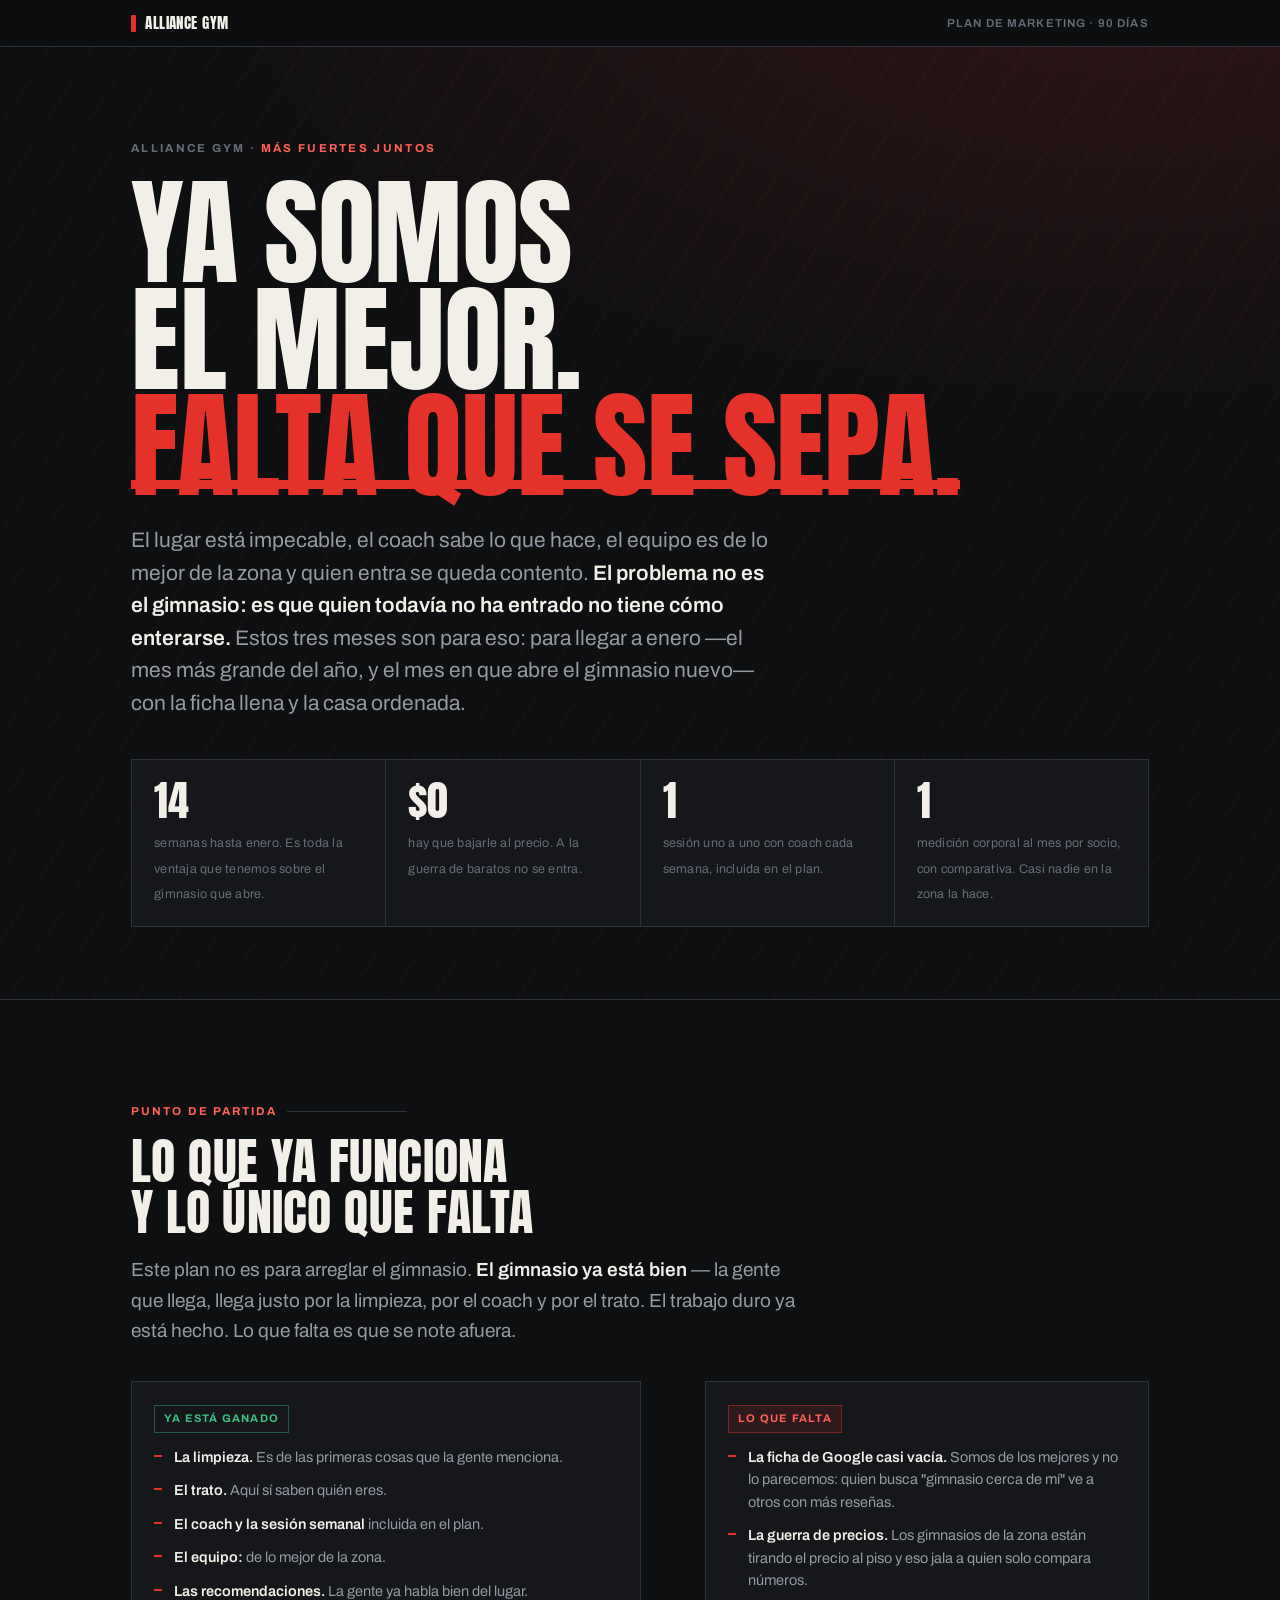
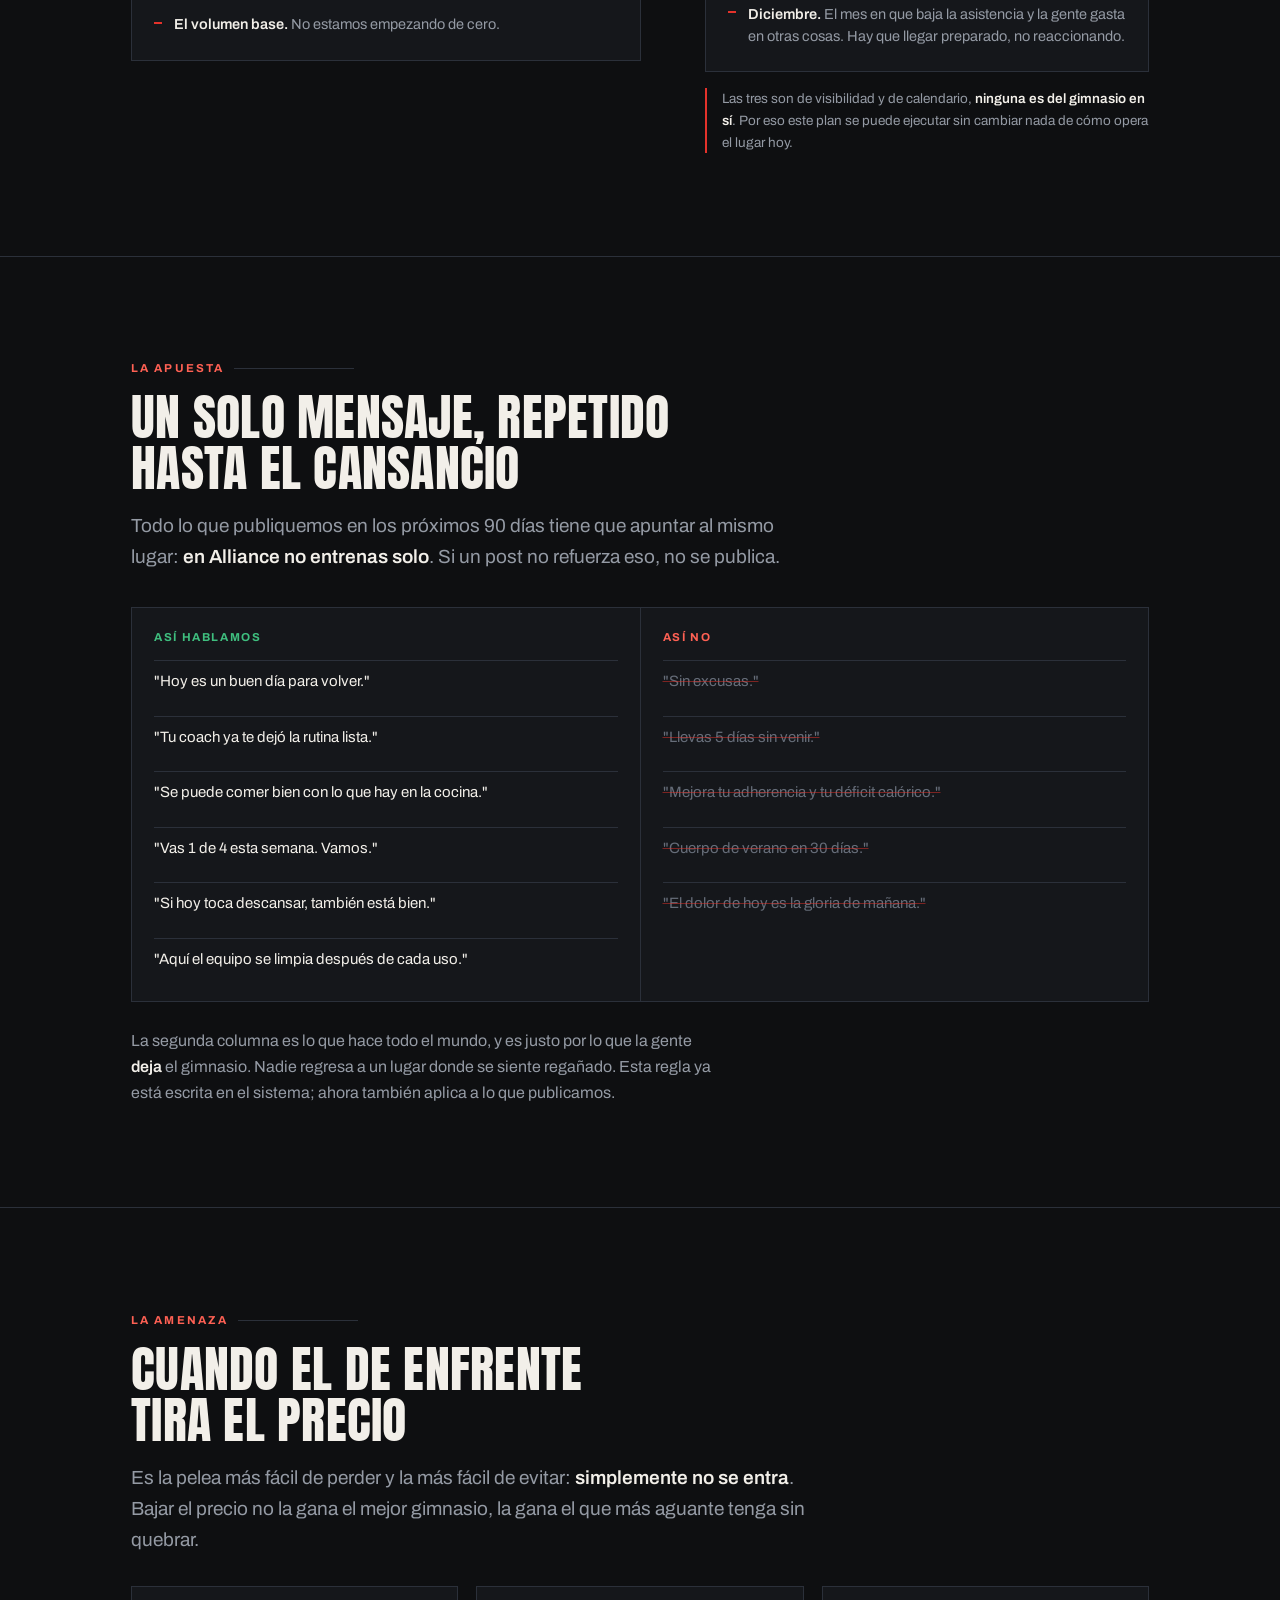
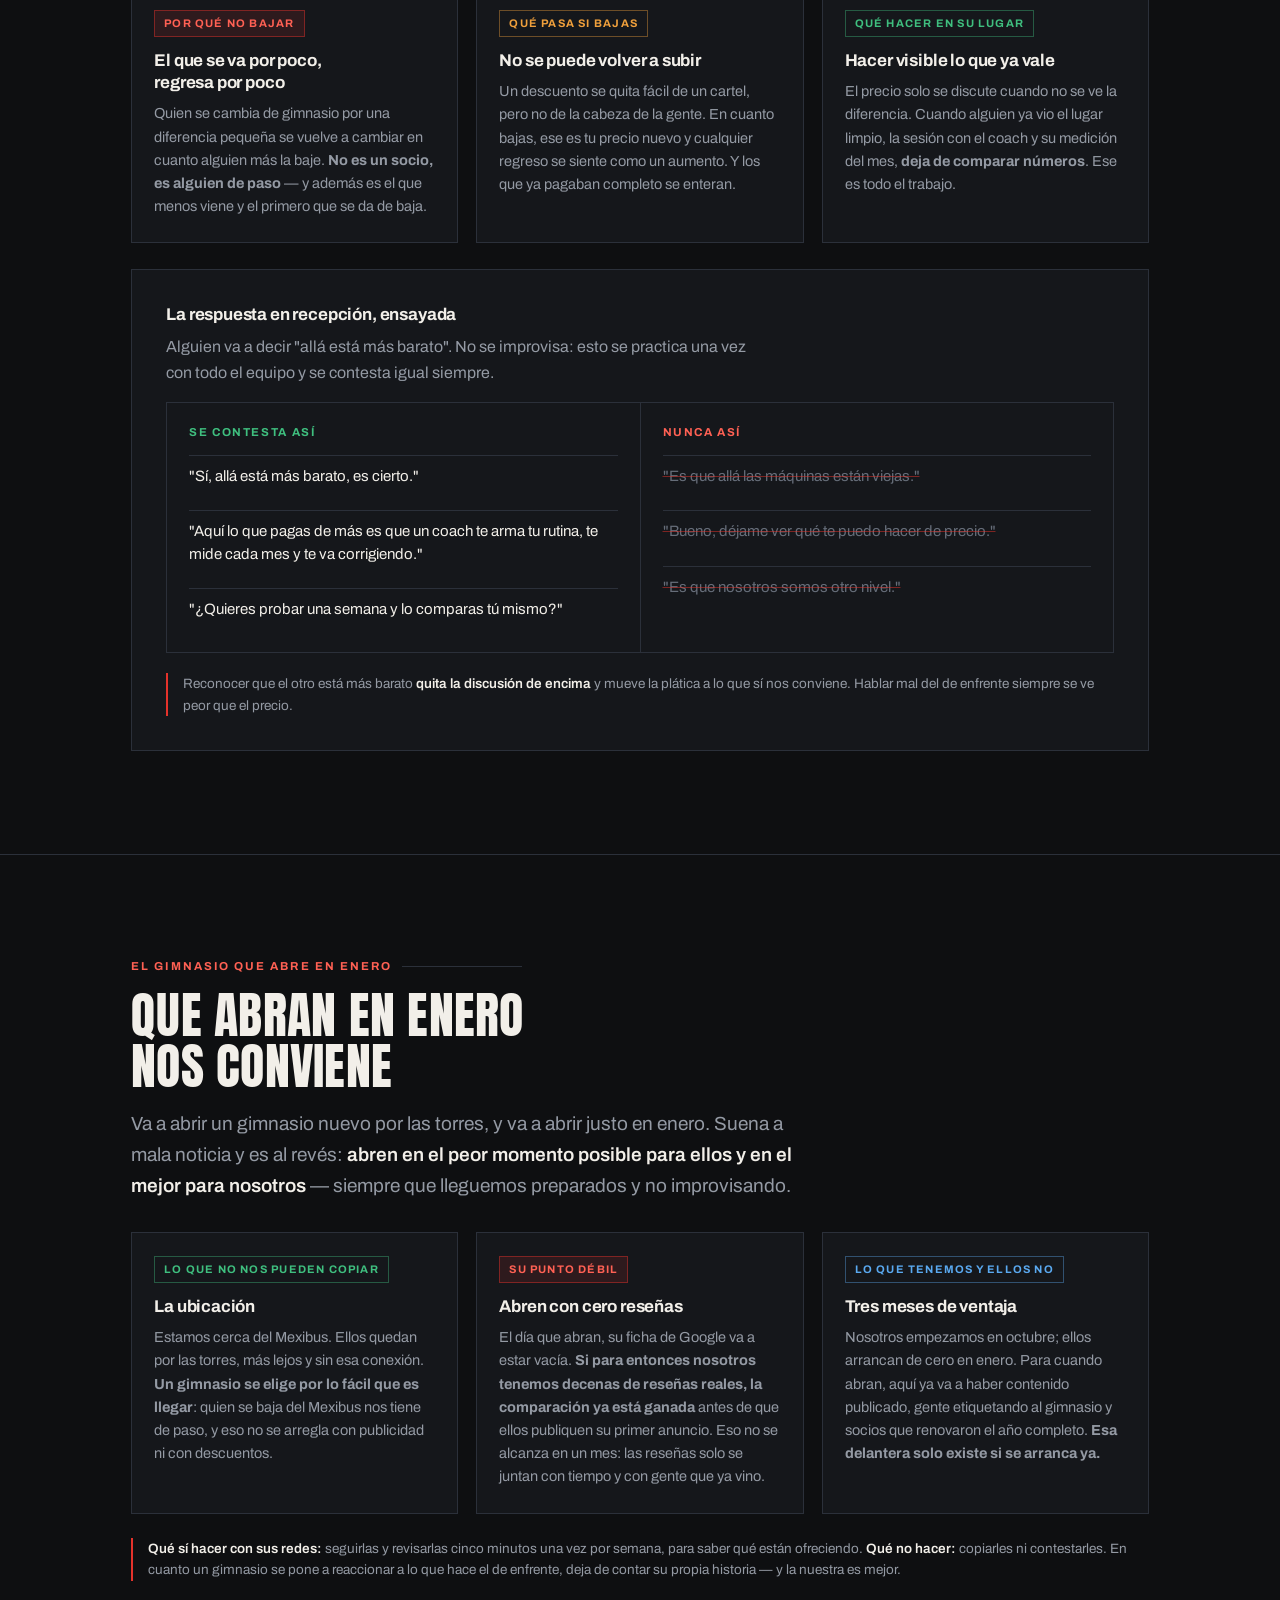
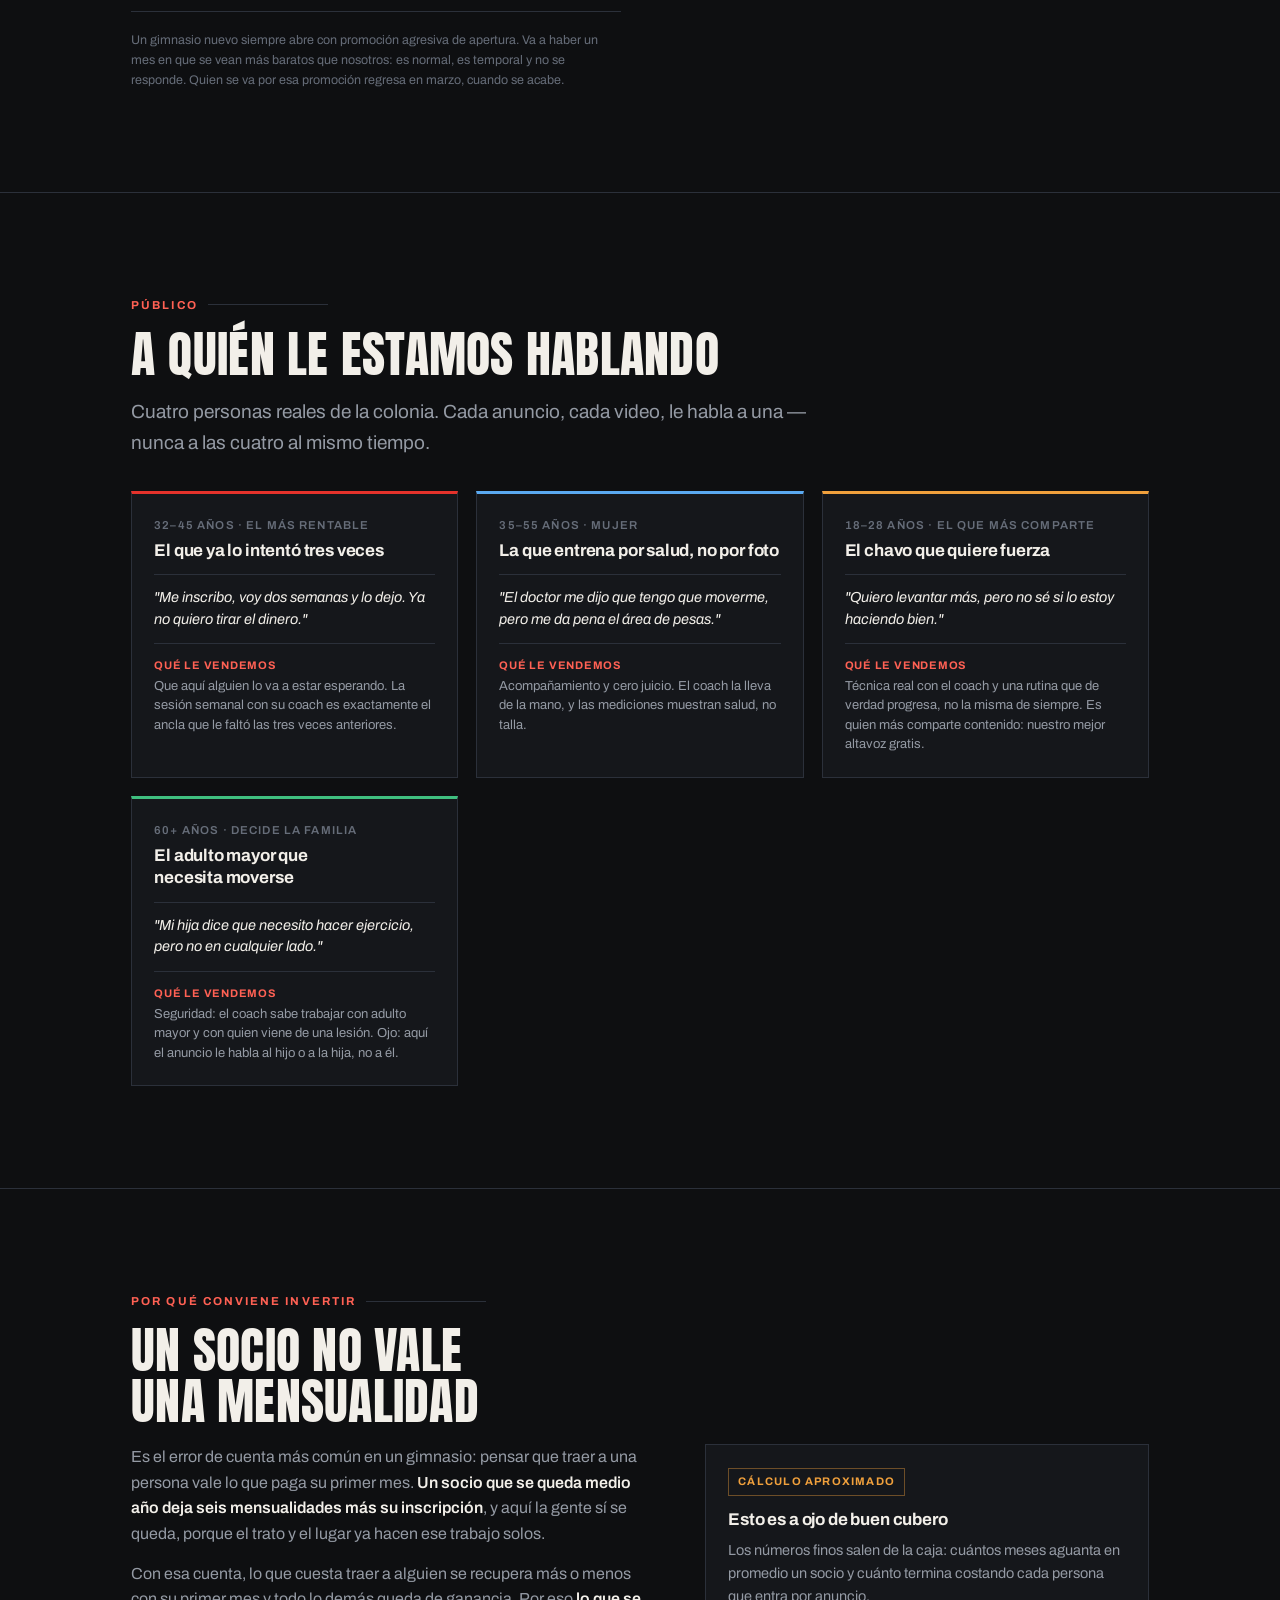
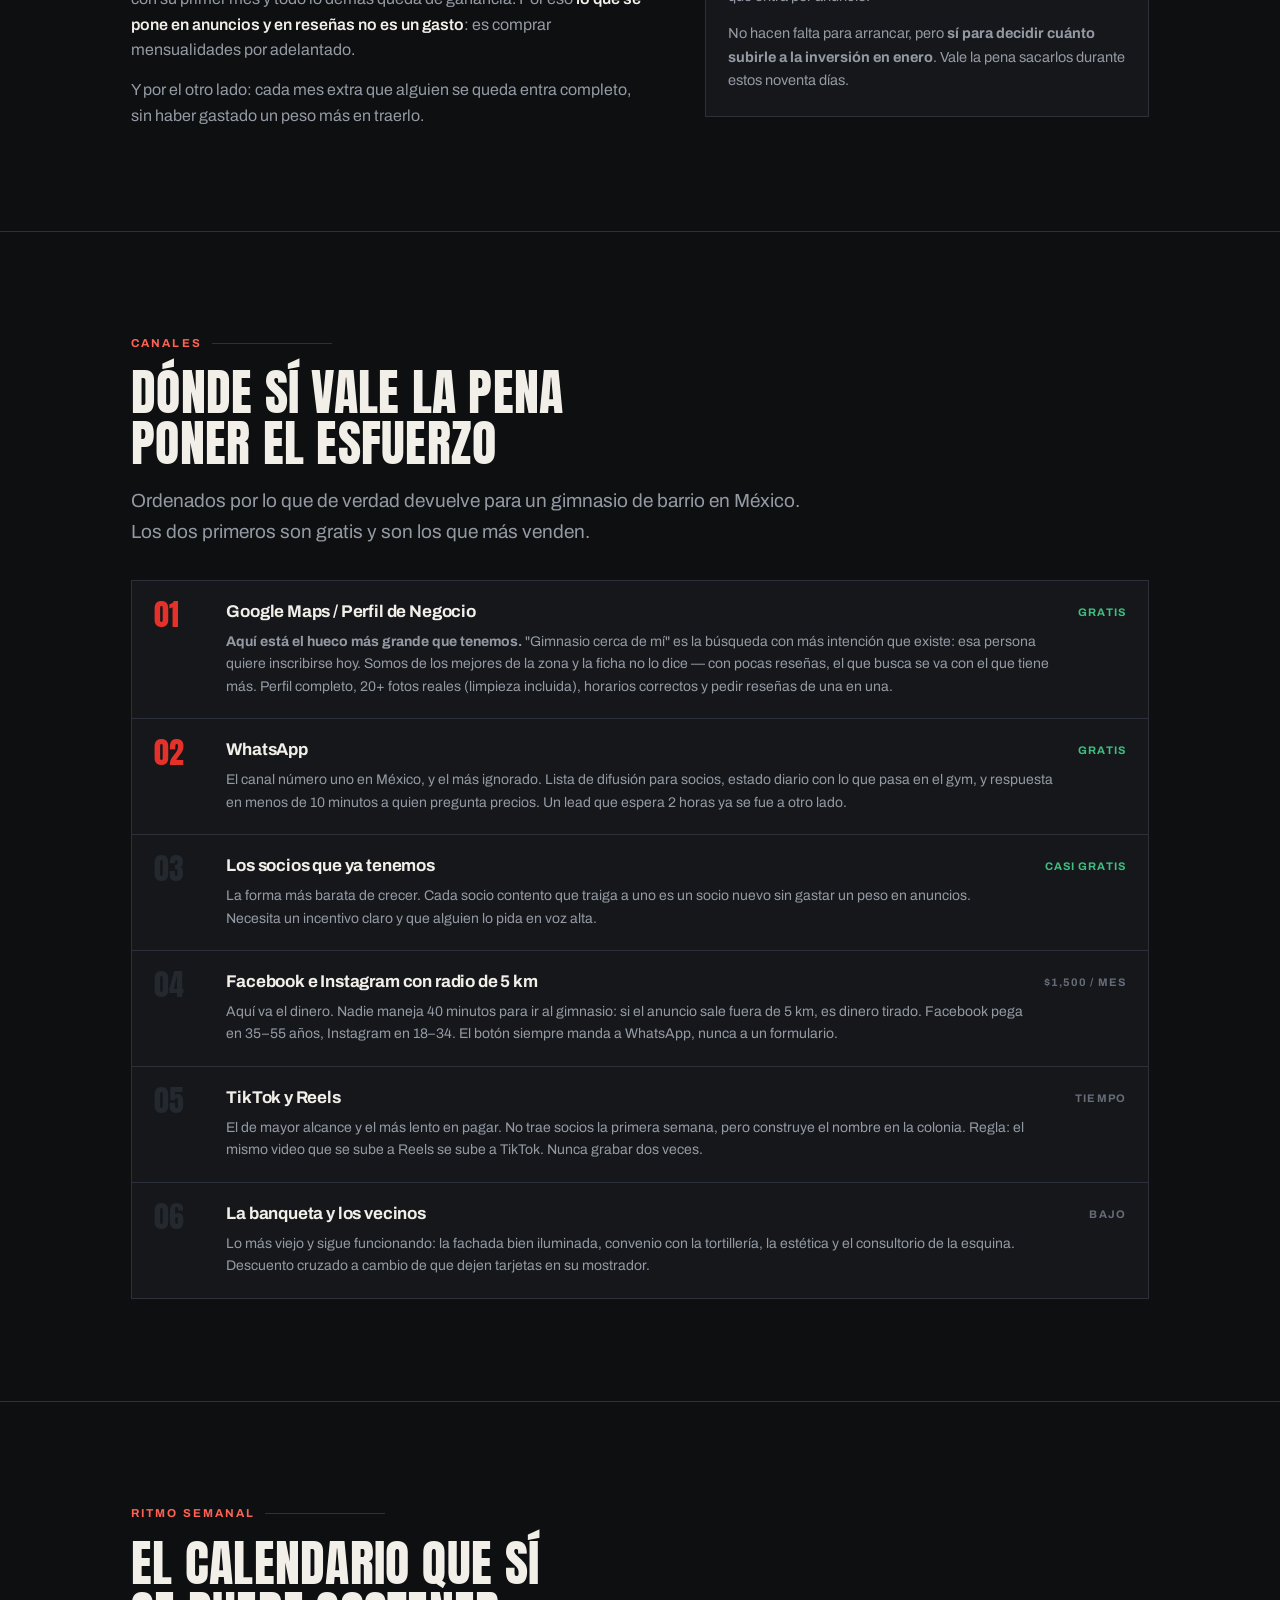
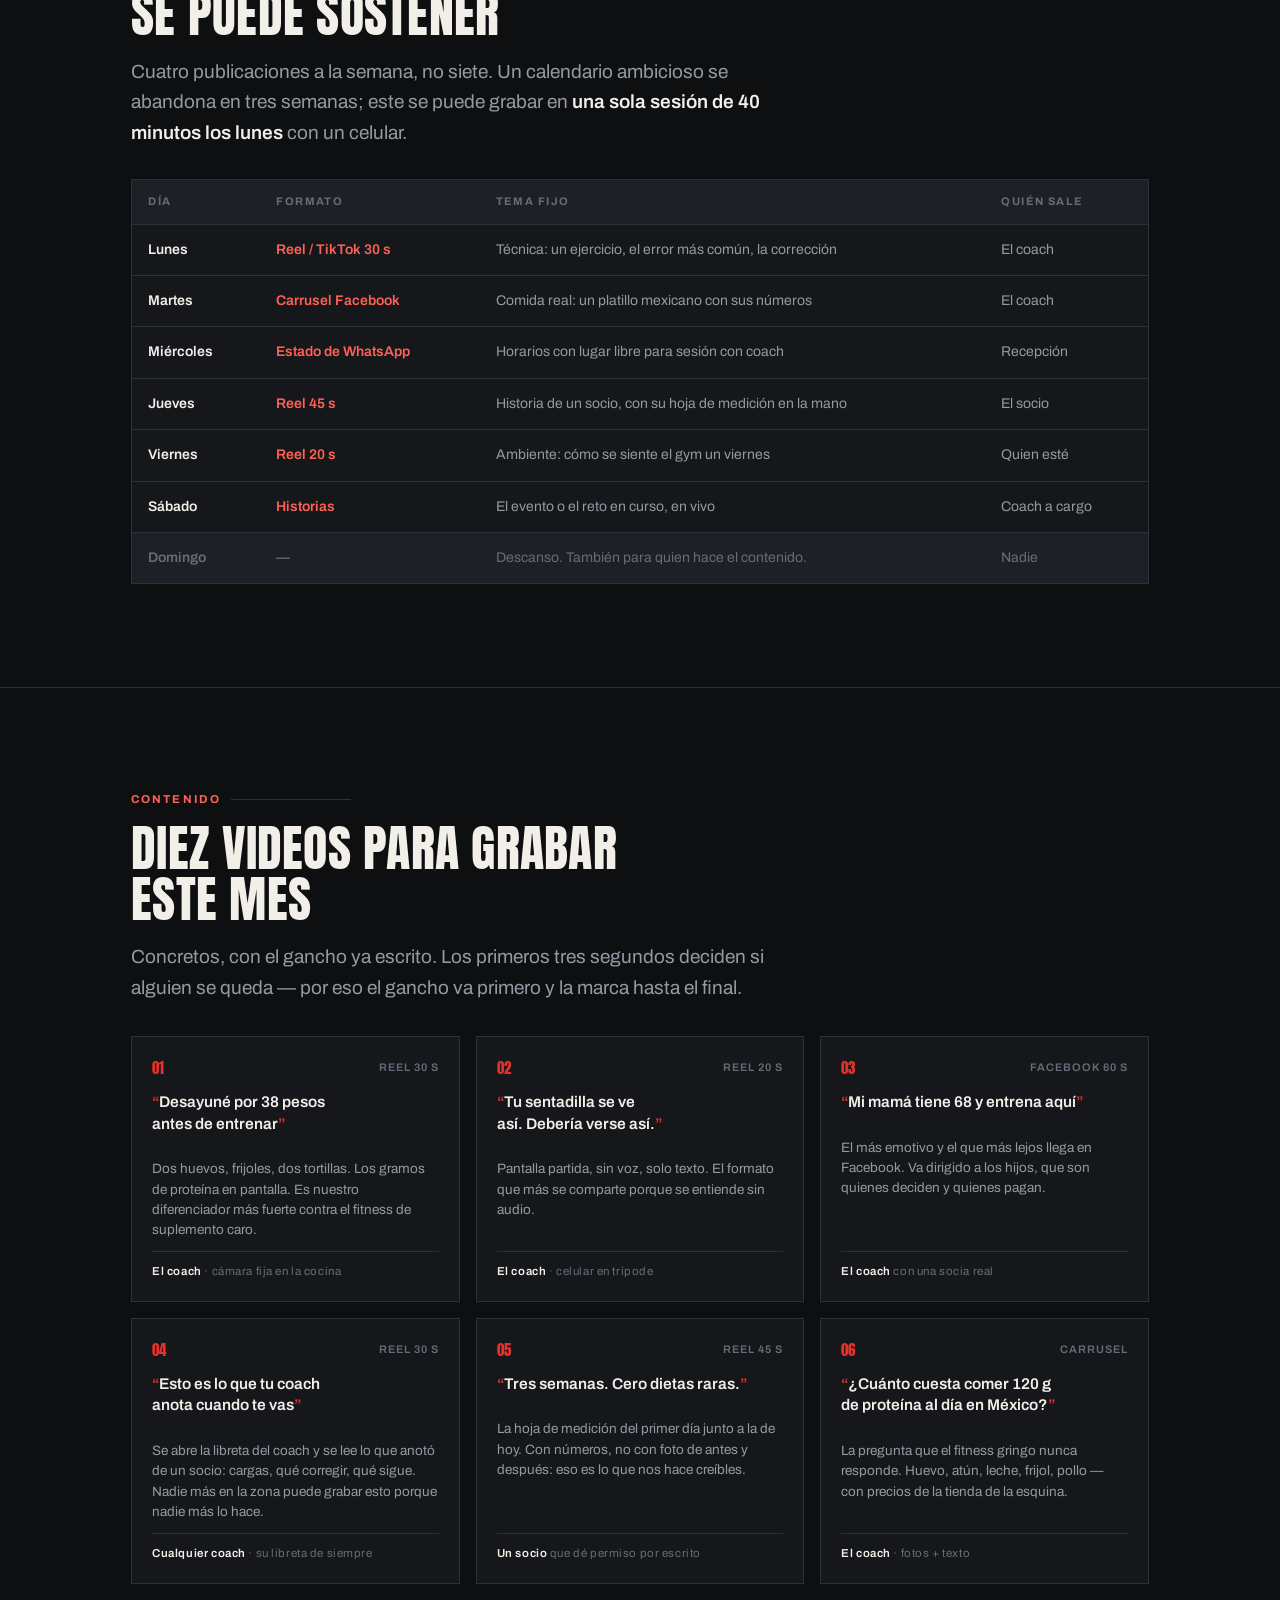
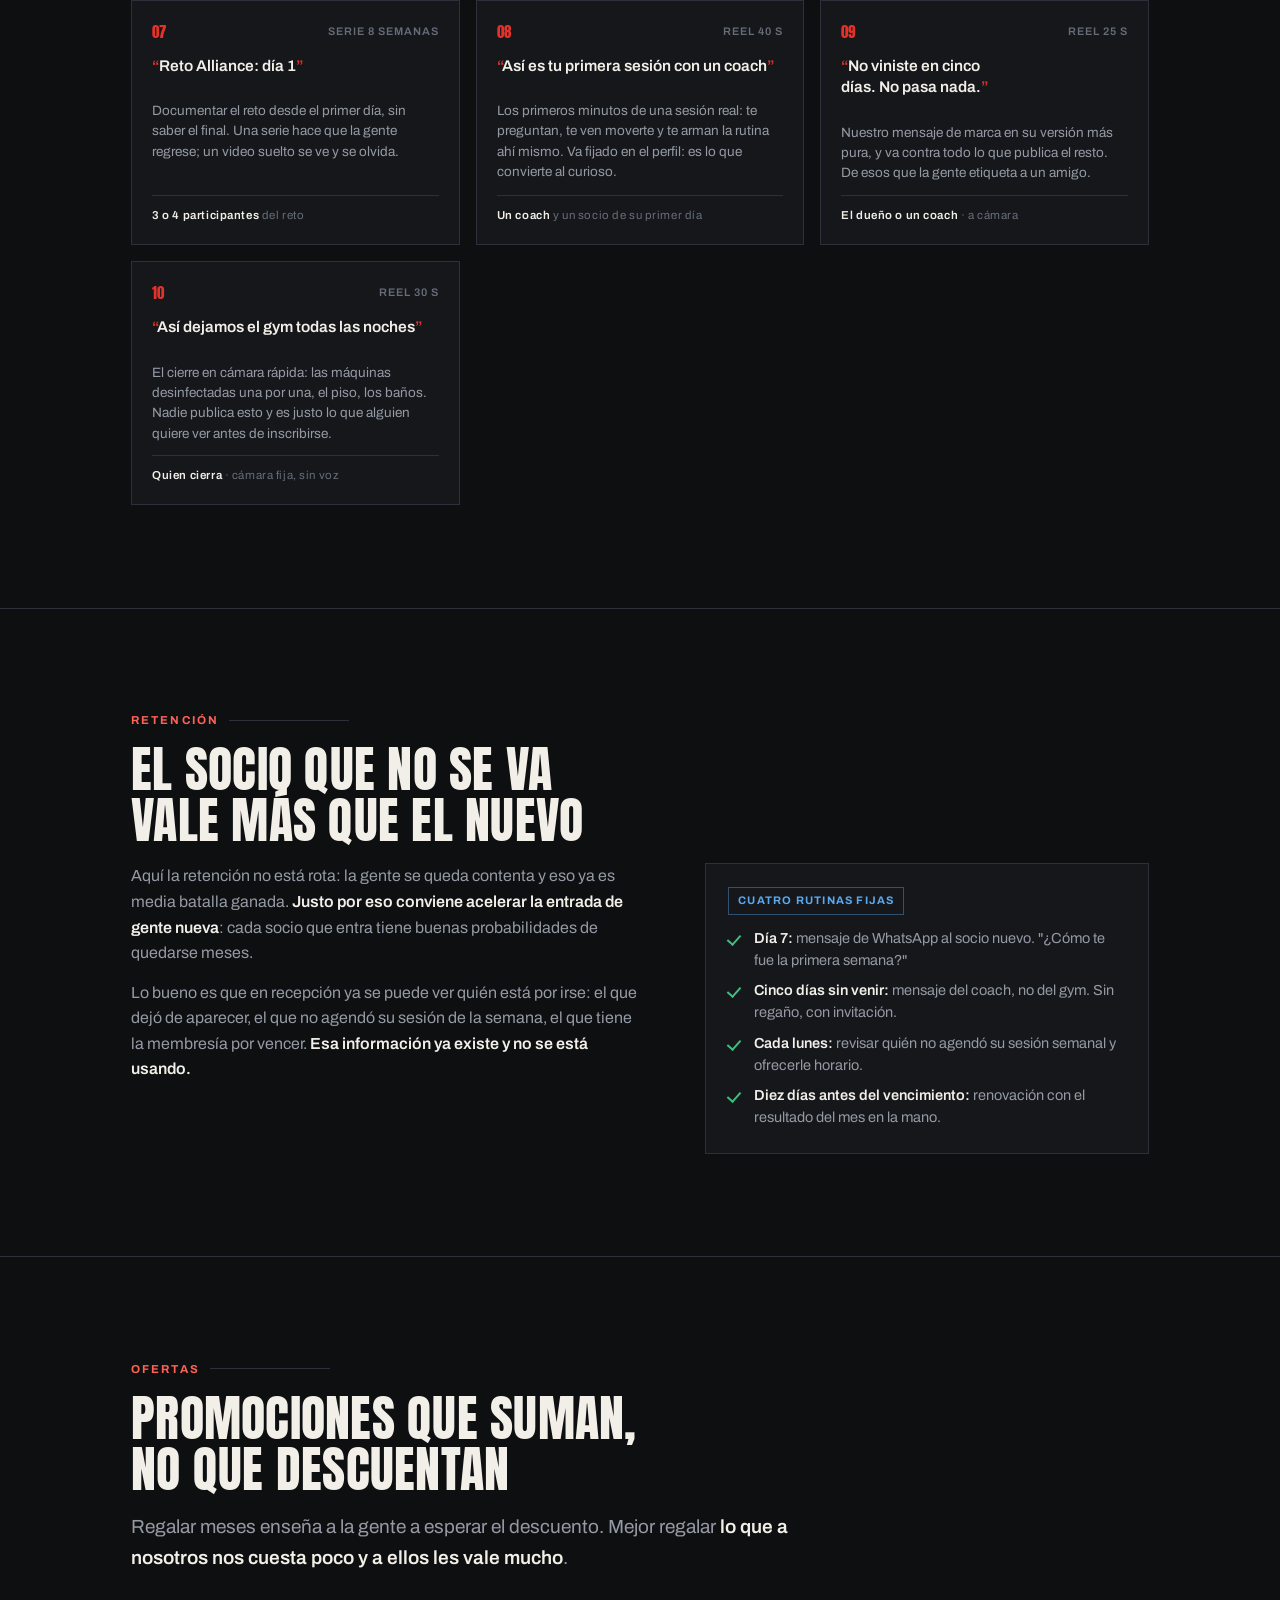
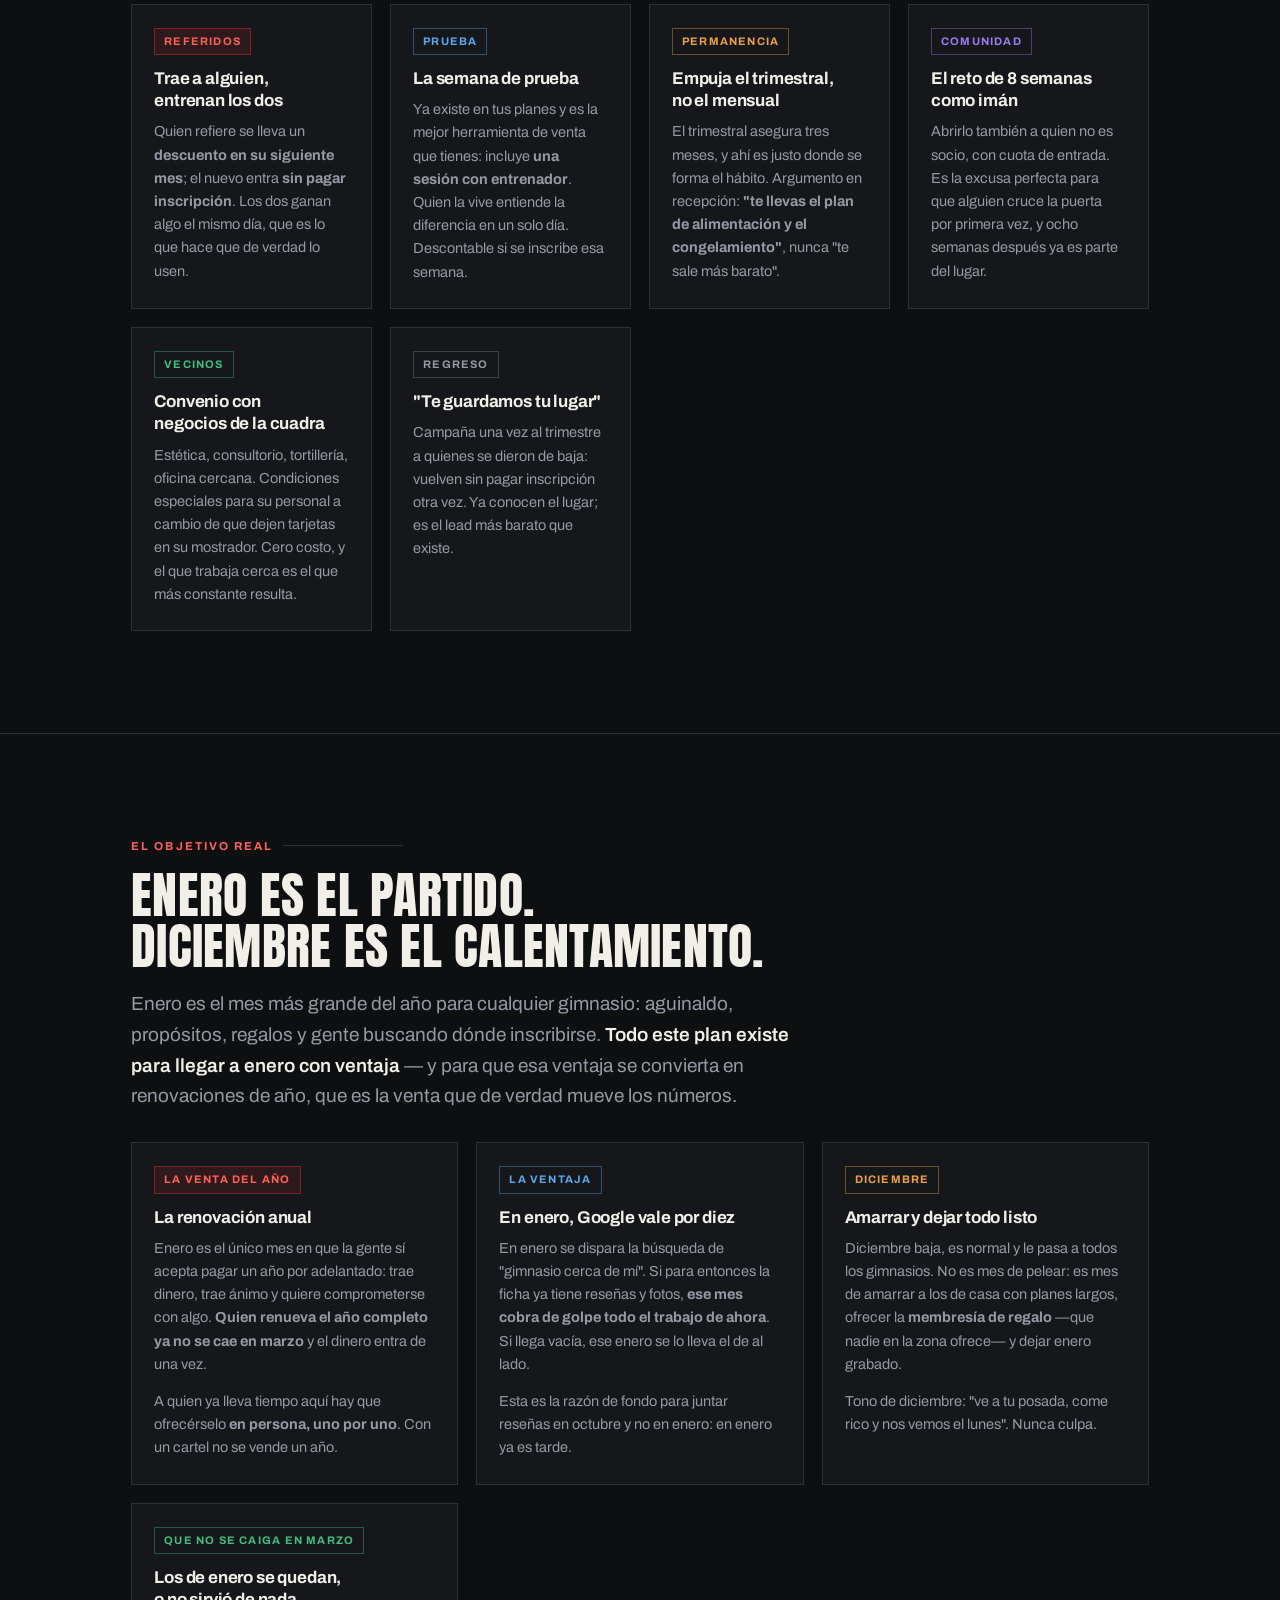
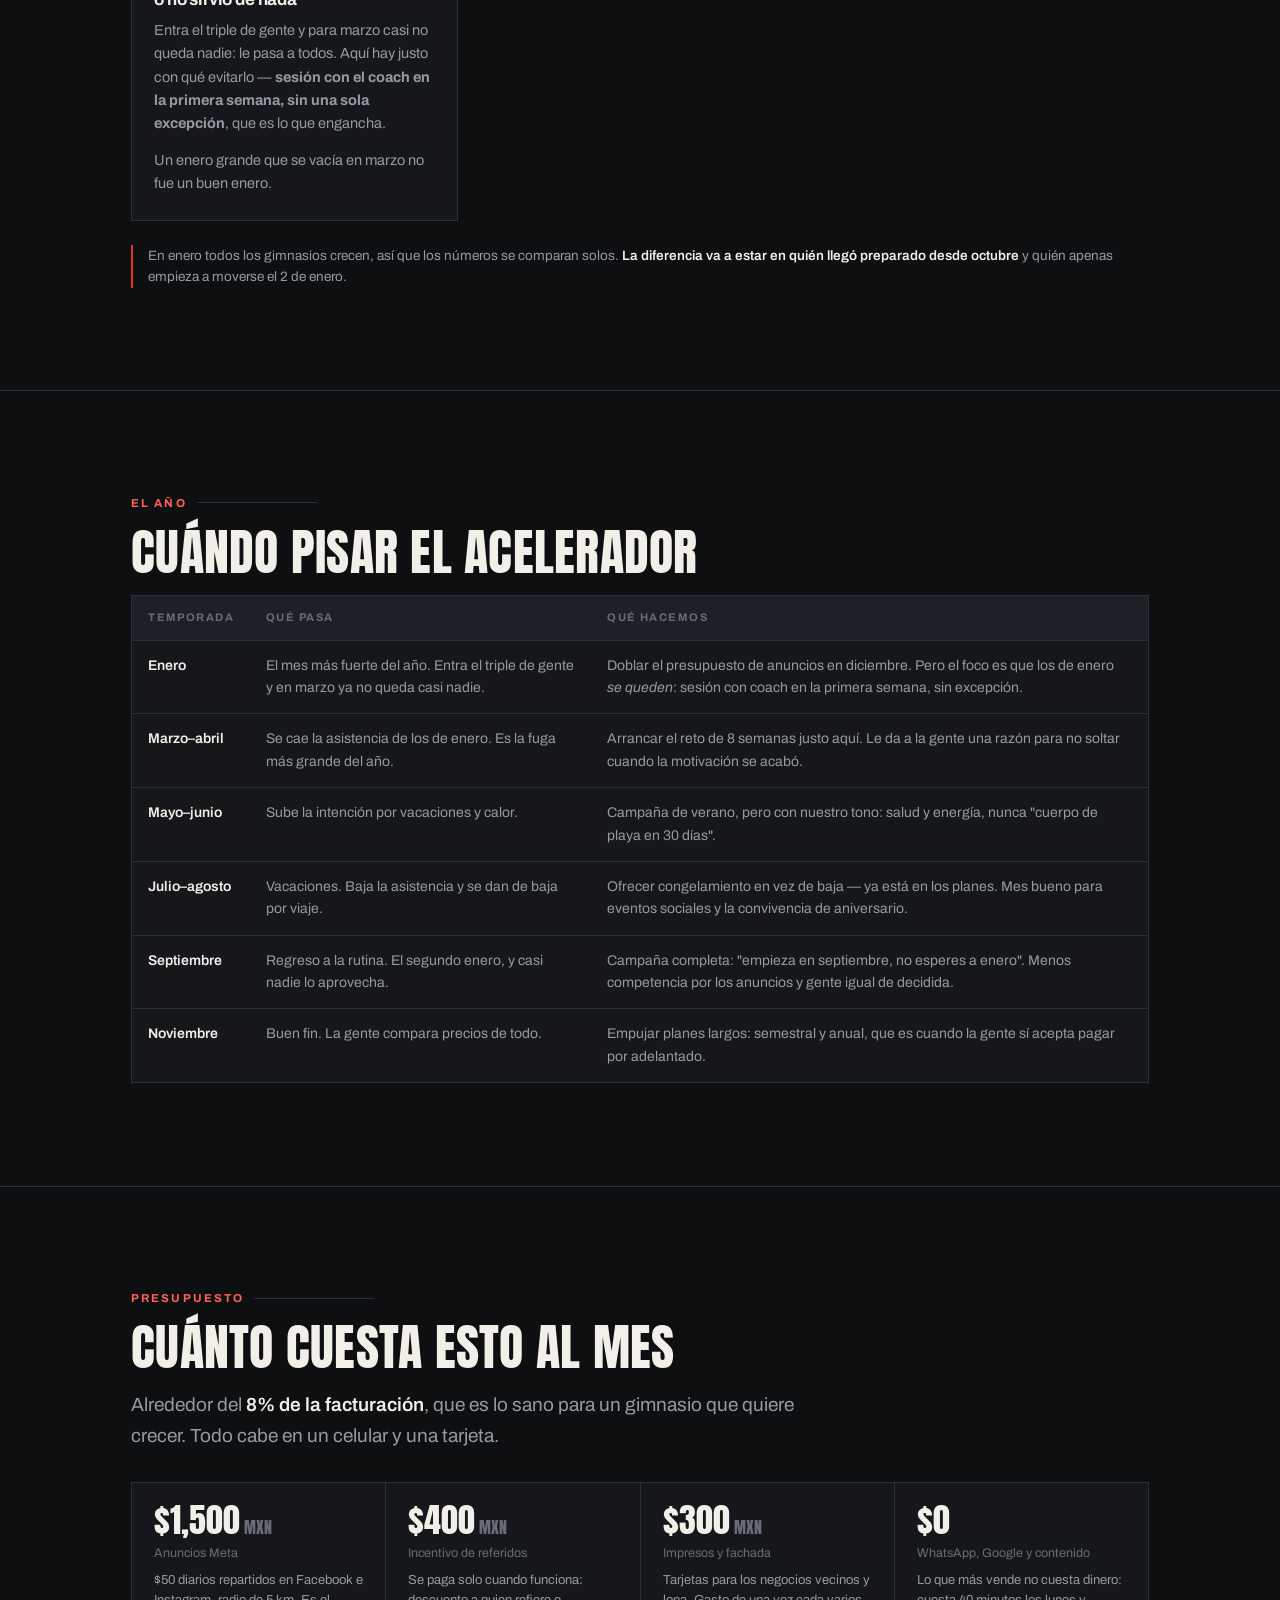
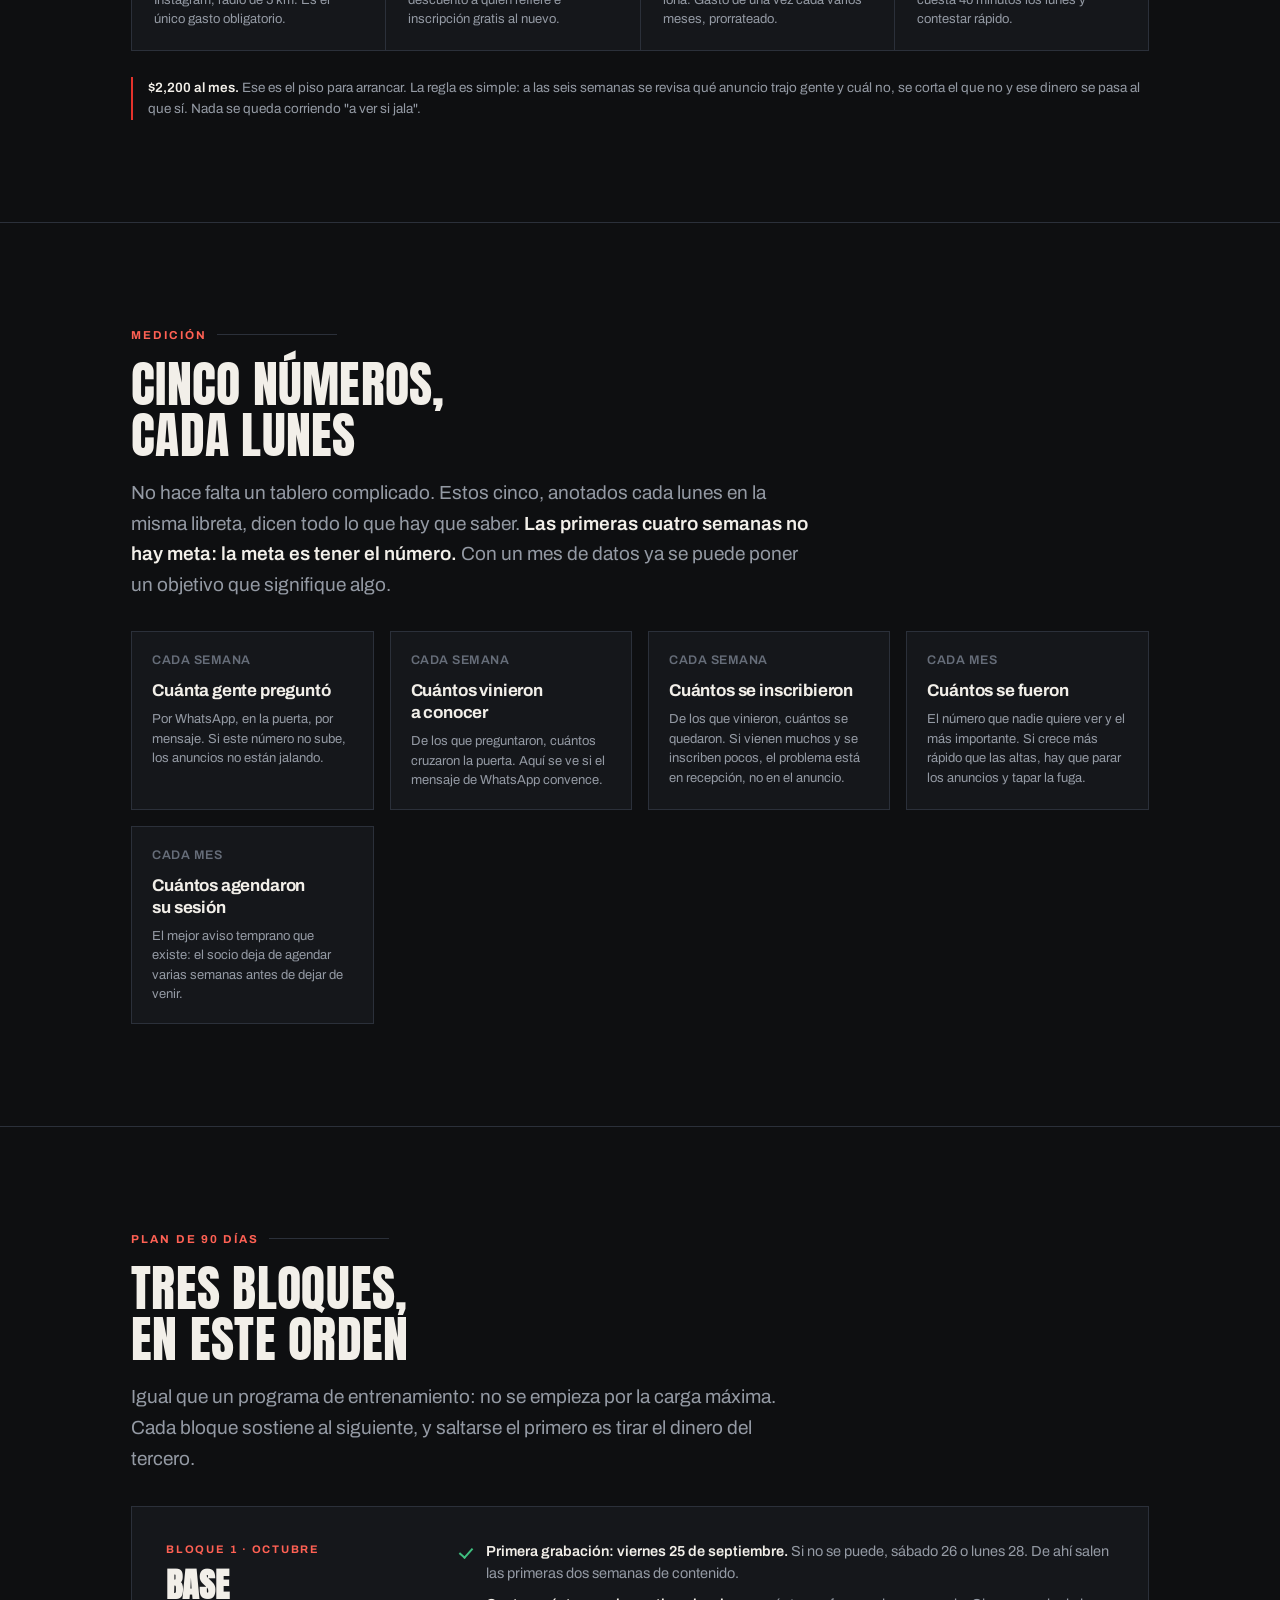
<file: marketing/plan-90-dias.html>
<!doctype html>
<html lang="es">
<head>
<meta charset="utf-8">
<meta name="viewport" content="width=device-width, initial-scale=1">
<meta name="robots" content="noindex, nofollow">
<meta name="description" content="Plan de marketing a 90 días de Alliance Gym: posicionamiento, público, canales, presupuesto y métricas.">
<meta property="og:title" content="Plan Alliance 90 Días · Alliance Gym">
<meta property="og:description" content="Plan de marketing a 90 días de Alliance Gym: posicionamiento, público, canales, presupuesto y métricas.">
<meta property="og:type" content="article">
<title>Plan Alliance 90 Días</title>
<link rel="preconnect" href="https://fonts.googleapis.com">
<link rel="preconnect" href="https://fonts.gstatic.com" crossorigin>
<link rel="stylesheet" href="https://fonts.googleapis.com/css2?family=Anton&family=Archivo:wght@400;500;600;700&display=swap">

<style>
  :root {
    --tinta: #0E0F11;
    --carbon: #15171B;
    --carbon-2: #1D2026;
    --carbon-3: #24282F;
    --linea: #2B303A;
    --linea-2: #3A414D;
    --rojo: #E4322B;
    --rojo-2: #FF6154;
    --rojo-bg: rgba(228, 50, 43, 0.12);
    --hueso: #F2EFE9;
    --gris: #949AA4;
    --gris-2: #666D79;
    --verde: #3FBF7F;
    --ambar: #F0A03C;
    --azul: #5AA9F0;
    --morado: #9B7BF0;

    --display: "Anton", "Arial Narrow", Impact, sans-serif;
    --texto: "Archivo", "Segoe UI", system-ui, sans-serif;

    --ancho: 1120px;
    --gutter: clamp(18px, 4vw, 56px);
  }

  * { box-sizing: border-box; }

  body {
    margin: 0;
    background: var(--tinta);
    color: var(--hueso);
    font-family: var(--texto);
    font-size: 16px;
    line-height: 1.6;
    -webkit-font-smoothing: antialiased;
  }

  ::selection { background: var(--rojo); color: #fff; }

  a { color: var(--rojo-2); }

  :focus-visible {
    outline: 2px solid var(--rojo-2);
    outline-offset: 3px;
  }

  /* ---------- Estructura ---------- */

  .ag-wrap {
    max-width: var(--ancho);
    margin: 0 auto;
    padding-inline: var(--gutter);
  }

  .ag-sec {
    padding-block: clamp(56px, 8vw, 104px);
    border-top: 1px solid var(--linea);
  }

  .ag-sec:first-of-type { border-top: 0; }

  .ag-eyebrow {
    font-size: 11.5px;
    font-weight: 700;
    letter-spacing: 0.18em;
    text-transform: uppercase;
    color: var(--rojo-2);
    margin: 0 0 14px;
    display: flex;
    align-items: center;
    gap: 10px;
  }

  .ag-eyebrow::after {
    content: "";
    flex: 1;
    height: 1px;
    background: var(--linea);
    max-width: 120px;
  }

  h2.ag-h2 {
    font-family: var(--display);
    font-weight: 400;
    font-size: clamp(30px, 5.2vw, 50px);
    line-height: 1.02;
    letter-spacing: 0.005em;
    text-transform: uppercase;
    text-wrap: balance;
    margin: 0 0 18px;
    color: var(--hueso);
  }

  h3.ag-h3 {
    font-family: var(--texto);
    font-size: 17px;
    font-weight: 700;
    line-height: 1.3;
    letter-spacing: -0.01em;
    margin: 0 0 8px;
    color: var(--hueso);
    text-wrap: balance;
  }

  .ag-lead {
    font-size: clamp(16.5px, 2vw, 19px);
    line-height: 1.62;
    color: var(--gris);
    max-width: 62ch;
    margin: 0 0 8px;
  }

  .ag-lead strong { color: var(--hueso); font-weight: 600; }

  p { margin: 0 0 14px; }
  p:last-child { margin-bottom: 0; }

  .ag-body { max-width: 65ch; color: var(--gris); }
  .ag-body strong { color: var(--hueso); font-weight: 600; }

  /* ---------- Barra superior ---------- */

  .ag-top {
    position: sticky;
    top: 0;
    z-index: 20;
    background: rgba(14, 15, 17, 0.88);
    backdrop-filter: blur(10px);
    border-bottom: 1px solid var(--linea);
  }

  .ag-top-in {
    max-width: var(--ancho);
    margin: 0 auto;
    padding: 11px var(--gutter);
    display: flex;
    align-items: center;
    justify-content: space-between;
    gap: 16px;
  }

  .ag-mark {
    display: flex;
    align-items: center;
    gap: 9px;
    font-family: var(--display);
    text-transform: uppercase;
    font-size: 15px;
    letter-spacing: 0.03em;
    color: var(--hueso);
  }

  .ag-mark i {
    width: 5px;
    height: 17px;
    background: var(--rojo);
    display: block;
    border-radius: 1px;
  }

  .ag-top-meta {
    font-size: 11.5px;
    letter-spacing: 0.1em;
    text-transform: uppercase;
    color: var(--gris-2);
    font-weight: 600;
  }

  /* ---------- Hero ---------- */

  .ag-hero {
    padding-block: clamp(48px, 8vw, 92px) clamp(40px, 6vw, 72px);
    position: relative;
    overflow: hidden;
  }

  .ag-hero::before {
    content: "";
    position: absolute;
    inset: 0;
    background:
      radial-gradient(120% 80% at 88% -10%, rgba(228, 50, 43, 0.16), transparent 62%),
      repeating-linear-gradient(-58deg, transparent 0 34px, rgba(228, 50, 43, 0.045) 34px 36px);
    pointer-events: none;
  }

  .ag-hero-in { position: relative; }

  .ag-kicker {
    font-size: 11.5px;
    font-weight: 700;
    letter-spacing: 0.2em;
    text-transform: uppercase;
    color: var(--gris-2);
    margin: 0 0 22px;
  }

  .ag-kicker b { color: var(--rojo-2); font-weight: 700; }

  h1.ag-h1 {
    font-family: var(--display);
    font-weight: 400;
    font-size: clamp(44px, 11vw, 118px);
    line-height: 0.9;
    letter-spacing: -0.005em;
    text-transform: uppercase;
    margin: 0 0 26px;
    max-width: 15ch;
    text-wrap: balance;
  }

  h1.ag-h1 em {
    font-style: normal;
    color: var(--rojo);
    position: relative;
    display: inline-block;
  }

  h1.ag-h1 em::after {
    content: "";
    position: absolute;
    left: 0;
    right: 0;
    bottom: 0.07em;
    height: 0.08em;
    background: var(--rojo);
    transform-origin: left;
    animation: ag-sweep 0.7s 0.35s cubic-bezier(0.2, 0.7, 0.3, 1) both;
  }

  @keyframes ag-sweep { from { transform: scaleX(0); } to { transform: scaleX(1); } }

  .ag-hero-lead {
    font-size: clamp(17px, 2.2vw, 21px);
    line-height: 1.55;
    color: var(--gris);
    max-width: 54ch;
    margin: 0 0 40px;
  }

  .ag-hero-lead strong { color: var(--hueso); font-weight: 600; }

  .ag-facts {
    display: grid;
    grid-template-columns: repeat(auto-fit, minmax(168px, 1fr));
    gap: 1px;
    background: var(--linea);
    border: 1px solid var(--linea);
  }

  .ag-fact {
    background: var(--carbon);
    padding: 20px 22px;
  }

  .ag-fact-n {
    font-family: var(--display);
    font-size: clamp(30px, 4.4vw, 42px);
    line-height: 1;
    color: var(--hueso);
    font-variant-numeric: tabular-nums;
    display: block;
    margin-bottom: 7px;
  }

  .ag-fact-n small {
    font-size: 0.5em;
    color: var(--rojo-2);
    margin-left: 3px;
  }

  .ag-fact-l {
    font-size: 12.5px;
    line-height: 1.45;
    color: var(--gris-2);
    letter-spacing: 0.02em;
  }

  /* ---------- Rejillas ---------- */

  .ag-split {
    display: grid;
    grid-template-columns: minmax(0, 1.15fr) minmax(0, 1fr);
    gap: clamp(28px, 5vw, 64px);
    align-items: start;
  }

  .ag-grid-2 { display: grid; grid-template-columns: repeat(auto-fit, minmax(280px, 1fr)); gap: 18px; }
  .ag-grid-3 { display: grid; grid-template-columns: repeat(auto-fit, minmax(240px, 1fr)); gap: 18px; }

  @media (max-width: 780px) {
    .ag-split { grid-template-columns: 1fr; }
  }

  /* ---------- Tarjetas ---------- */

  .ag-card {
    background: var(--carbon);
    border: 1px solid var(--linea);
    padding: 22px 22px 24px;
  }

  .ag-card p { color: var(--gris); font-size: 14.5px; }

  .ag-tag {
    display: inline-block;
    font-size: 11px;
    font-weight: 700;
    letter-spacing: 0.11em;
    text-transform: uppercase;
    padding: 4px 9px;
    border: 1px solid var(--linea-2);
    color: var(--gris);
    margin-bottom: 13px;
  }

  .ag-tag.rojo { color: var(--rojo-2); border-color: rgba(228, 50, 43, 0.45); background: var(--rojo-bg); }
  .ag-tag.verde { color: var(--verde); border-color: rgba(63, 191, 127, 0.4); }
  .ag-tag.ambar { color: var(--ambar); border-color: rgba(240, 160, 60, 0.4); }
  .ag-tag.azul { color: var(--azul); border-color: rgba(90, 169, 240, 0.4); }
  .ag-tag.morado { color: var(--morado); border-color: rgba(155, 123, 240, 0.4); }

  /* ---------- Listas ---------- */

  ul.ag-list { list-style: none; margin: 0; padding: 0; display: flex; flex-direction: column; gap: 11px; }

  ul.ag-list li {
    position: relative;
    padding-left: 20px;
    font-size: 14.5px;
    line-height: 1.55;
    color: var(--gris);
  }

  ul.ag-list li::before {
    content: "";
    position: absolute;
    left: 0;
    top: 0.62em;
    width: 8px;
    height: 2px;
    background: var(--rojo);
  }

  ul.ag-list li strong { color: var(--hueso); font-weight: 600; }

  ul.ag-check { list-style: none; margin: 0; padding: 0; display: flex; flex-direction: column; gap: 9px; }

  ul.ag-check li {
    position: relative;
    padding-left: 26px;
    font-size: 14.5px;
    line-height: 1.5;
    color: var(--gris);
  }

  ul.ag-check li::before {
    content: "";
    position: absolute;
    left: 2px;
    top: 0.28em;
    width: 6px;
    height: 11px;
    border: solid var(--verde);
    border-width: 0 2px 2px 0;
    transform: rotate(42deg);
  }

  ul.ag-check li strong { color: var(--hueso); font-weight: 600; }

  /* ---------- Voz: sí / no ---------- */

  .ag-voz { display: grid; grid-template-columns: repeat(auto-fit, minmax(250px, 1fr)); gap: 1px; background: var(--linea); border: 1px solid var(--linea); }
  .ag-voz > div { background: var(--carbon); padding: 20px 22px 22px; }

  .ag-voz-h {
    font-size: 11.5px;
    font-weight: 700;
    letter-spacing: 0.14em;
    text-transform: uppercase;
    margin: 0 0 14px;
  }

  .ag-voz-si .ag-voz-h { color: var(--verde); }
  .ag-voz-no .ag-voz-h { color: var(--rojo-2); }

  .ag-frase {
    font-size: 15px;
    line-height: 1.5;
    color: var(--hueso);
    padding: 9px 0;
    border-top: 1px solid var(--linea);
  }

  .ag-frase:first-of-type { border-top: 0; padding-top: 0; }
  .ag-voz-no .ag-frase { color: var(--gris-2); text-decoration: line-through; text-decoration-color: rgba(228, 50, 43, 0.5); }

  /* ---------- Personas ---------- */

  .ag-persona { background: var(--carbon); border: 1px solid var(--linea); border-top: 3px solid var(--rojo); padding: 22px; }
  .ag-persona.p2 { border-top-color: var(--azul); }
  .ag-persona.p3 { border-top-color: var(--ambar); }
  .ag-persona.p4 { border-top-color: var(--verde); }

  .ag-persona-edad {
    font-size: 11.5px;
    letter-spacing: 0.1em;
    text-transform: uppercase;
    color: var(--gris-2);
    font-weight: 600;
    margin-bottom: 6px;
  }

  .ag-persona-q {
    font-size: 14.5px;
    line-height: 1.5;
    color: var(--hueso);
    font-style: italic;
    padding: 12px 0 13px;
    margin: 12px 0 13px;
    border-block: 1px solid var(--linea);
  }

  .ag-persona-k { font-size: 13px; color: var(--gris); line-height: 1.5; }
  .ag-persona-k b { color: var(--rojo-2); font-weight: 700; text-transform: uppercase; letter-spacing: 0.07em; font-size: 11px; display: block; margin-bottom: 3px; }

  /* ---------- Economía ---------- */

  .ag-econ { background: var(--carbon); border: 1px solid var(--linea); padding: clamp(22px, 3.5vw, 34px); }

  .ag-bars { display: flex; flex-direction: column; gap: 22px; margin: 26px 0 22px; }

  .ag-bar-top {
    display: flex;
    justify-content: space-between;
    align-items: baseline;
    gap: 14px;
    margin-bottom: 9px;
  }

  .ag-bar-lbl { font-size: 13px; font-weight: 600; color: var(--hueso); letter-spacing: 0.02em; }
  .ag-bar-sub { font-size: 12px; color: var(--gris-2); }

  .ag-bar-val {
    font-family: var(--display);
    font-size: clamp(22px, 3.2vw, 30px);
    line-height: 1;
    font-variant-numeric: tabular-nums;
    color: var(--hueso);
  }

  .ag-bar-track { height: 30px; background: var(--carbon-2); border: 1px solid var(--linea); position: relative; }
  .ag-bar-fill { height: 100%; display: block; }
  .ag-bar-fill.cac { background: repeating-linear-gradient(45deg, var(--carbon-3) 0 6px, var(--linea-2) 6px 12px); border-right: 2px solid var(--gris-2); }
  .ag-bar-fill.ltv { background: linear-gradient(90deg, var(--rojo) 0%, var(--rojo-2) 100%); }

  .ag-econ-note {
    font-size: 13.5px;
    line-height: 1.6;
    color: var(--gris);
    border-left: 2px solid var(--rojo);
    padding-left: 15px;
  }

  .ag-econ-note strong { color: var(--hueso); font-weight: 600; }

  /* ---------- Canales ---------- */

  .ag-canales { border: 1px solid var(--linea); }

  .ag-canal {
    display: grid;
    grid-template-columns: 54px minmax(0, 1fr) auto;
    gap: 18px;
    align-items: start;
    padding: 20px 22px;
    background: var(--carbon);
    border-top: 1px solid var(--linea);
  }

  .ag-canal:first-child { border-top: 0; }

  .ag-canal-n {
    font-family: var(--display);
    font-size: 30px;
    line-height: 0.9;
    color: var(--carbon-3);
    font-variant-numeric: tabular-nums;
  }

  .ag-canal:nth-child(1) .ag-canal-n,
  .ag-canal:nth-child(2) .ag-canal-n { color: var(--rojo); }

  .ag-canal-body p { font-size: 14px; color: var(--gris); margin: 5px 0 0; }

  .ag-esfuerzo {
    font-size: 11px;
    font-weight: 700;
    letter-spacing: 0.1em;
    text-transform: uppercase;
    color: var(--gris-2);
    white-space: nowrap;
    padding-top: 3px;
  }

  .ag-esfuerzo.alto { color: var(--verde); }

  @media (max-width: 620px) {
    .ag-canal { grid-template-columns: 40px minmax(0, 1fr); gap: 14px; }
    .ag-esfuerzo { grid-column: 2; padding-top: 0; }
  }

  /* ---------- Tabla ---------- */

  .ag-scroll { overflow-x: auto; border: 1px solid var(--linea); }

  table.ag-tabla {
    width: 100%;
    min-width: 600px;
    border-collapse: collapse;
    font-size: 14px;
  }

  table.ag-tabla th {
    text-align: left;
    font-size: 11px;
    font-weight: 700;
    letter-spacing: 0.13em;
    text-transform: uppercase;
    color: var(--gris-2);
    padding: 13px 16px;
    background: var(--carbon-2);
    border-bottom: 1px solid var(--linea);
    white-space: nowrap;
  }

  table.ag-tabla td {
    padding: 14px 16px;
    border-bottom: 1px solid var(--linea);
    color: var(--gris);
    background: var(--carbon);
    vertical-align: top;
  }

  table.ag-tabla tr:last-child td { border-bottom: 0; }
  table.ag-tabla td:first-child { color: var(--hueso); font-weight: 600; white-space: nowrap; }
  table.ag-tabla .ag-dom td { background: var(--carbon-2); color: var(--gris-2); }
  table.ag-tabla .ag-fmt { color: var(--rojo-2); font-weight: 600; white-space: nowrap; }

  /* ---------- Videos ---------- */

  .ag-videos { display: grid; grid-template-columns: repeat(auto-fit, minmax(285px, 1fr)); gap: 16px; }

  .ag-video {
    background: var(--carbon);
    border: 1px solid var(--linea);
    padding: 19px 20px 20px;
    display: flex;
    flex-direction: column;
    gap: 11px;
  }

  .ag-video-head { display: flex; align-items: center; justify-content: space-between; gap: 12px; }

  .ag-video-n {
    font-family: var(--display);
    font-size: 15px;
    color: var(--rojo);
    font-variant-numeric: tabular-nums;
  }

  .ag-video-fmt { font-size: 11px; letter-spacing: 0.09em; text-transform: uppercase; color: var(--gris-2); font-weight: 600; }

  .ag-video-hook {
    font-size: 15.5px;
    line-height: 1.4;
    color: var(--hueso);
    font-weight: 600;
    text-wrap: balance;
  }

  .ag-video-hook::before { content: "\201C"; color: var(--rojo); }
  .ag-video-hook::after { content: "\201D"; color: var(--rojo); }

  .ag-video-desc { font-size: 13.5px; line-height: 1.5; color: var(--gris); margin: 0; }

  .ag-video-quien {
    font-size: 11.5px;
    letter-spacing: 0.05em;
    color: var(--gris-2);
    border-top: 1px solid var(--linea);
    padding-top: 10px;
    margin-top: auto;
  }

  .ag-video-quien b { color: var(--hueso); font-weight: 600; }

  /* ---------- Bloques 90 días ---------- */

  .ag-bloques { display: flex; flex-direction: column; gap: 1px; background: var(--linea); border: 1px solid var(--linea); }

  .ag-bloque {
    background: var(--carbon);
    display: grid;
    grid-template-columns: minmax(0, 250px) minmax(0, 1fr);
    gap: clamp(20px, 4vw, 44px);
    padding: clamp(24px, 3.5vw, 34px);
  }

  @media (max-width: 720px) { .ag-bloque { grid-template-columns: 1fr; gap: 18px; } }

  .ag-bloque-tag {
    font-size: 11px;
    font-weight: 700;
    letter-spacing: 0.16em;
    text-transform: uppercase;
    color: var(--rojo-2);
    margin-bottom: 9px;
  }

  .ag-bloque-t {
    font-family: var(--display);
    font-size: clamp(26px, 3.6vw, 34px);
    line-height: 1;
    text-transform: uppercase;
    color: var(--hueso);
    margin: 0 0 10px;
  }

  .ag-bloque-meta { font-size: 13px; color: var(--gris-2); line-height: 1.5; }
  .ag-bloque-meta b { color: var(--verde); font-weight: 700; }

  /* ---------- Presupuesto ---------- */

  .ag-presu { display: grid; grid-template-columns: repeat(auto-fit, minmax(200px, 1fr)); gap: 1px; background: var(--linea); border: 1px solid var(--linea); }
  .ag-presu > div { background: var(--carbon); padding: 20px 22px; }

  .ag-presu-n {
    font-family: var(--display);
    font-size: clamp(26px, 3.6vw, 34px);
    line-height: 1;
    color: var(--hueso);
    font-variant-numeric: tabular-nums;
    margin-bottom: 7px;
  }

  .ag-presu-n span { font-size: 0.48em; color: var(--gris-2); margin-left: 4px; }
  .ag-presu-l { font-size: 12.5px; color: var(--gris-2); line-height: 1.45; }
  .ag-presu-d { font-size: 13px; color: var(--gris); margin-top: 9px; line-height: 1.5; }

  /* ---------- Métricas ---------- */

  .ag-metricas { display: grid; grid-template-columns: repeat(auto-fit, minmax(215px, 1fr)); gap: 16px; }

  .ag-metrica { background: var(--carbon); border: 1px solid var(--linea); padding: 18px 20px; }

  .ag-metrica-l { font-size: 12.5px; color: var(--gris-2); letter-spacing: 0.04em; margin-bottom: 10px; text-transform: uppercase; font-weight: 600; }
  .ag-metrica-v { font-family: var(--display); font-size: 27px; line-height: 1; color: var(--verde); font-variant-numeric: tabular-nums; margin-bottom: 8px; }
  .ag-metrica-d { font-size: 13px; color: var(--gris); line-height: 1.5; }

  /* ---------- Cierre ---------- */

  .ag-cierre { border-top: 1px solid var(--linea); background: var(--carbon); }

  .ag-cierre-in {
    max-width: var(--ancho);
    margin: 0 auto;
    padding: clamp(46px, 7vw, 78px) var(--gutter);
  }

  .ag-cierre-t {
    font-family: var(--display);
    font-size: clamp(26px, 4.5vw, 44px);
    line-height: 1.02;
    text-transform: uppercase;
    margin: 0 0 16px;
    max-width: 20ch;
    text-wrap: balance;
  }

  .ag-cierre-t em { font-style: normal; color: var(--rojo); }

  .ag-nota {
    font-size: 12.5px;
    line-height: 1.6;
    color: var(--gris-2);
    border-top: 1px solid var(--linea);
    padding-top: 18px;
    margin-top: 30px;
    max-width: 70ch;
  }

  /* ---------- Calculadora ---------- */

  .ag-calc-intro { font-size: 13px; color: var(--gris-2); margin: 0 0 18px; }

  .ag-calc {
    display: grid;
    grid-template-columns: repeat(auto-fit, minmax(170px, 1fr));
    gap: 14px;
    margin-bottom: 22px;
  }

  .ag-campo { display: flex; flex-direction: column; gap: 7px; cursor: pointer; }

  .ag-campo-l {
    font-size: 11.5px;
    font-weight: 700;
    letter-spacing: 0.09em;
    text-transform: uppercase;
    color: var(--gris-2);
  }

  .ag-campo-in {
    display: flex;
    align-items: center;
    gap: 2px;
    background: var(--carbon-2);
    border: 1px solid var(--linea-2);
    padding: 0 12px;
  }

  .ag-campo-in:focus-within { border-color: var(--rojo); }
  .ag-campo-in i { font-style: normal; color: var(--gris-2); font-size: 17px; }

  .ag-campo-in input {
    flex: 1;
    min-width: 0;
    background: transparent;
    border: 0;
    outline: none;
    color: var(--hueso);
    font-family: var(--display);
    font-size: 26px;
    line-height: 1;
    padding: 12px 0;
    font-variant-numeric: tabular-nums;
    -moz-appearance: textfield;
  }

  .ag-campo-in input::-webkit-outer-spin-button,
  .ag-campo-in input::-webkit-inner-spin-button { -webkit-appearance: none; margin: 0; }

  .ag-res {
    display: grid;
    grid-template-columns: repeat(auto-fit, minmax(190px, 1fr));
    gap: 1px;
    background: var(--linea);
    border: 1px solid var(--linea);
    margin-bottom: 22px;
  }

  .ag-res-item { background: var(--carbon-2); padding: 18px 20px; }

  .ag-res-l {
    font-size: 11.5px;
    font-weight: 700;
    letter-spacing: 0.09em;
    text-transform: uppercase;
    color: var(--gris-2);
    margin-bottom: 9px;
  }

  .ag-res-v {
    font-family: var(--display);
    font-size: clamp(30px, 4.6vw, 44px);
    line-height: 1;
    color: var(--rojo-2);
    font-variant-numeric: tabular-nums;
  }

  .ag-res-v.alt { color: var(--verde); }

  @media (prefers-reduced-motion: reduce) {
    *, *::before, *::after { animation: none !important; transition: none !important; }
    h1.ag-h1 em::after { transform: scaleX(1); }
  }
</style>
</head>
<body>
<header class="ag-top">
  <div class="ag-top-in">
    <div class="ag-mark"><i></i>Alliance Gym</div>
    <div class="ag-top-meta">Plan de marketing &middot; 90 días</div>
  </div>
</header>

<main>

  <!-- HERO -->
  <section class="ag-hero">
    <div class="ag-wrap ag-hero-in">
      <p class="ag-kicker">Alliance Gym &middot; <b>Más fuertes juntos</b></p>
      <h1 class="ag-h1">Ya somos el mejor. <em>Falta que se sepa.</em></h1>
      <p class="ag-hero-lead">
        El lugar está impecable, el coach sabe lo que hace, el equipo es de lo mejor de la zona y
        quien entra se queda contento. <strong>El problema no es el gimnasio: es que quien todavía
        no ha entrado no tiene cómo enterarse.</strong> Estos tres meses son para eso: para llegar a
        enero —el mes más grande del año, y el mes en que abre el gimnasio nuevo— con la ficha
        llena y la casa ordenada.
      </p>
      <div class="ag-facts">
        <div class="ag-fact">
          <span class="ag-fact-n">14</span>
          <span class="ag-fact-l">semanas hasta enero. Es toda la ventaja que tenemos sobre el gimnasio que abre.</span>
        </div>
        <div class="ag-fact">
          <span class="ag-fact-n">$0</span>
          <span class="ag-fact-l">hay que bajarle al precio. A la guerra de baratos no se entra.</span>
        </div>
        <div class="ag-fact">
          <span class="ag-fact-n">1</span>
          <span class="ag-fact-l">sesión uno a uno con coach cada semana, incluida en el plan.</span>
        </div>
        <div class="ag-fact">
          <span class="ag-fact-n">1</span>
          <span class="ag-fact-l">medición corporal al mes por socio, con comparativa. Casi nadie en la zona la hace.</span>
        </div>
      </div>
    </div>
  </section>

  <!-- LO QUE YA FUNCIONA -->
  <section class="ag-sec">
    <div class="ag-wrap">
      <p class="ag-eyebrow">Punto de partida</p>
      <h2 class="ag-h2">Lo que ya funciona<br>y lo único que falta</h2>
      <p class="ag-lead" style="margin-bottom:34px">
        Este plan no es para arreglar el gimnasio. <strong>El gimnasio ya está bien</strong> — la
        gente que llega, llega justo por la limpieza, por el coach y por el trato. El trabajo
        duro ya está hecho. Lo que falta es que se note afuera.
      </p>
      <div class="ag-split">
        <div>
          <div class="ag-card">
            <span class="ag-tag verde">Ya está ganado</span>
            <ul class="ag-list">
              <li><strong>La limpieza.</strong> Es de las primeras cosas que la gente menciona.</li>
              <li><strong>El trato.</strong> Aquí sí saben quién eres.</li>
              <li><strong>El coach y la sesión semanal</strong> incluida en el plan.</li>
              <li><strong>El equipo:</strong> de lo mejor de la zona.</li>
              <li><strong>Las recomendaciones.</strong> La gente ya habla bien del lugar.</li>
              <li><strong>El volumen base.</strong> No estamos empezando de cero.</li>
            </ul>
          </div>
        </div>
        <div>
          <div class="ag-card">
            <span class="ag-tag rojo">Lo que falta</span>
            <ul class="ag-list">
              <li><strong>La ficha de Google casi vacía.</strong> Somos de los mejores y no lo
                parecemos: quien busca "gimnasio cerca de mí" ve a otros con más reseñas.</li>
              <li><strong>La guerra de precios.</strong> Los gimnasios de la zona están tirando el
                precio al piso y eso jala a quien solo compara números.</li>
              <li><strong>Diciembre.</strong> El mes en que baja la asistencia y la gente gasta en
                otras cosas. Hay que llegar preparado, no reaccionando.</li>
            </ul>
          </div>
          <p class="ag-econ-note" style="margin-top:16px">
            Las tres son de visibilidad y de calendario, <strong>ninguna es del gimnasio en sí</strong>.
            Por eso este plan se puede ejecutar sin cambiar nada de cómo opera el lugar hoy.
          </p>
        </div>
      </div>
    </div>
  </section>

  <!-- POSICIONAMIENTO -->
  <section class="ag-sec">
    <div class="ag-wrap">
      <p class="ag-eyebrow">La apuesta</p>
      <h2 class="ag-h2">Un solo mensaje, repetido<br>hasta el cansancio</h2>
      <p class="ag-lead" style="margin-bottom:34px">
        Todo lo que publiquemos en los próximos 90 días tiene que apuntar al mismo lugar:
        <strong>en Alliance no entrenas solo</strong>. Si un post no refuerza eso, no se publica.
      </p>
      <div class="ag-voz">
        <div class="ag-voz-si">
          <p class="ag-voz-h">Así hablamos</p>
          <p class="ag-frase">"Hoy es un buen día para volver."</p>
          <p class="ag-frase">"Tu coach ya te dejó la rutina lista."</p>
          <p class="ag-frase">"Se puede comer bien con lo que hay en la cocina."</p>
          <p class="ag-frase">"Vas 1 de 4 esta semana. Vamos."</p>
          <p class="ag-frase">"Si hoy toca descansar, también está bien."</p>
          <p class="ag-frase">"Aquí el equipo se limpia después de cada uso."</p>
        </div>
        <div class="ag-voz-no">
          <p class="ag-voz-h">Así no</p>
          <p class="ag-frase">"Sin excusas."</p>
          <p class="ag-frase">"Llevas 5 días sin venir."</p>
          <p class="ag-frase">"Mejora tu adherencia y tu déficit calórico."</p>
          <p class="ag-frase">"Cuerpo de verano en 30 días."</p>
          <p class="ag-frase">"El dolor de hoy es la gloria de mañana."</p>
        </div>
      </div>
      <p class="ag-body" style="margin-top:26px">
        La segunda columna es lo que hace todo el mundo, y es justo por lo que la gente
        <strong>deja</strong> el gimnasio. Nadie regresa a un lugar donde se siente regañado.
        Esta regla ya está escrita en el sistema; ahora también aplica a lo que publicamos.
      </p>
    </div>
  </section>

  <!-- GUERRA DE PRECIOS -->
  <section class="ag-sec">
    <div class="ag-wrap">
      <p class="ag-eyebrow">La amenaza</p>
      <h2 class="ag-h2">Cuando el de enfrente<br>tira el precio</h2>
      <p class="ag-lead" style="margin-bottom:30px">
        Es la pelea más fácil de perder y la más fácil de evitar: <strong>simplemente no se
        entra</strong>. Bajar el precio no la gana el mejor gimnasio, la gana el que más aguante
        tenga sin quebrar.
      </p>
      <div class="ag-grid-3">
        <div class="ag-card">
          <span class="ag-tag rojo">Por qué no bajar</span>
          <h3 class="ag-h3">El que se va por poco, regresa por poco</h3>
          <p>Quien se cambia de gimnasio por una diferencia pequeña se vuelve a cambiar en cuanto
            alguien más la baje. <strong>No es un socio, es alguien de paso</strong> — y además es
            el que menos viene y el primero que se da de baja.</p>
        </div>
        <div class="ag-card">
          <span class="ag-tag ambar">Qué pasa si bajas</span>
          <h3 class="ag-h3">No se puede volver a subir</h3>
          <p>Un descuento se quita fácil de un cartel, pero no de la cabeza de la gente. En cuanto
            bajas, ese es tu precio nuevo y cualquier regreso se siente como un aumento. Y los que
            ya pagaban completo se enteran.</p>
        </div>
        <div class="ag-card">
          <span class="ag-tag verde">Qué hacer en su lugar</span>
          <h3 class="ag-h3">Hacer visible lo que ya vale</h3>
          <p>El precio solo se discute cuando no se ve la diferencia. Cuando alguien ya vio el
            lugar limpio, la sesión con el coach y su medición del mes, <strong>deja de comparar
            números</strong>. Ese es todo el trabajo.</p>
        </div>
      </div>

      <div class="ag-econ" style="margin-top:26px">
        <h3 class="ag-h3">La respuesta en recepción, ensayada</h3>
        <p class="ag-body" style="margin-bottom:16px">
          Alguien va a decir "allá está más barato". No se improvisa: esto se practica una vez con
          todo el equipo y se contesta igual siempre.
        </p>
        <div class="ag-voz">
          <div class="ag-voz-si">
            <p class="ag-voz-h">Se contesta así</p>
            <p class="ag-frase">"Sí, allá está más barato, es cierto."</p>
            <p class="ag-frase">"Aquí lo que pagas de más es que un coach te arma tu rutina, te mide cada mes y te va corrigiendo."</p>
            <p class="ag-frase">"¿Quieres probar una semana y lo comparas tú mismo?"</p>
          </div>
          <div class="ag-voz-no">
            <p class="ag-voz-h">Nunca así</p>
            <p class="ag-frase">"Es que allá las máquinas están viejas."</p>
            <p class="ag-frase">"Bueno, déjame ver qué te puedo hacer de precio."</p>
            <p class="ag-frase">"Es que nosotros somos otro nivel."</p>
          </div>
        </div>
        <p class="ag-econ-note" style="margin-top:20px">
          Reconocer que el otro está más barato <strong>quita la discusión de encima</strong> y
          mueve la plática a lo que sí nos conviene. Hablar mal del de enfrente siempre se ve
          peor que el precio.
        </p>
      </div>
    </div>
  </section>

  <!-- LA COMPETENCIA -->
  <section class="ag-sec">
    <div class="ag-wrap">
      <p class="ag-eyebrow">El gimnasio que abre en enero</p>
      <h2 class="ag-h2">Que abran en enero<br>nos conviene</h2>
      <p class="ag-lead" style="margin-bottom:30px">
        Va a abrir un gimnasio nuevo por las torres, y va a abrir justo en enero. Suena a mala
        noticia y es al revés: <strong>abren en el peor momento posible para ellos y en el mejor
        para nosotros</strong> — siempre que lleguemos preparados y no improvisando.
      </p>
      <div class="ag-grid-3">
        <div class="ag-card">
          <span class="ag-tag verde">Lo que no nos pueden copiar</span>
          <h3 class="ag-h3">La ubicación</h3>
          <p>Estamos cerca del Mexibus. Ellos quedan por las torres, más lejos y sin esa conexión.
            <strong>Un gimnasio se elige por lo fácil que es llegar</strong>: quien se baja del
            Mexibus nos tiene de paso, y eso no se arregla con publicidad ni con descuentos.</p>
        </div>
        <div class="ag-card">
          <span class="ag-tag rojo">Su punto débil</span>
          <h3 class="ag-h3">Abren con cero reseñas</h3>
          <p>El día que abran, su ficha de Google va a estar vacía. <strong>Si para entonces
            nosotros tenemos decenas de reseñas reales, la comparación ya está ganada</strong>
            antes de que ellos publiquen su primer anuncio. Eso no se alcanza en un mes: las
            reseñas solo se juntan con tiempo y con gente que ya vino.</p>
        </div>
        <div class="ag-card">
          <span class="ag-tag azul">Lo que tenemos y ellos no</span>
          <h3 class="ag-h3">Tres meses de ventaja</h3>
          <p>Nosotros empezamos en octubre; ellos arrancan de cero en enero. Para cuando abran, aquí
            ya va a haber contenido publicado, gente etiquetando al gimnasio y socios que renovaron
            el año completo. <strong>Esa delantera solo existe si se arranca ya.</strong></p>
        </div>
      </div>
      <p class="ag-econ-note" style="margin-top:24px">
        <strong>Qué sí hacer con sus redes:</strong> seguirlas y revisarlas cinco minutos una vez
        por semana, para saber qué están ofreciendo. <strong>Qué no hacer:</strong> copiarles ni
        contestarles. En cuanto un gimnasio se pone a reaccionar a lo que hace el de enfrente, deja
        de contar su propia historia — y la nuestra es mejor.
      </p>
      <p class="ag-nota">
        Un gimnasio nuevo siempre abre con promoción agresiva de apertura. Va a haber un mes en que
        se vean más baratos que nosotros: es normal, es temporal y no se responde. Quien se va por
        esa promoción regresa en marzo, cuando se acabe.
      </p>
    </div>
  </section>

  <!-- PERSONAS -->
  <section class="ag-sec">
    <div class="ag-wrap">
      <p class="ag-eyebrow">Público</p>
      <h2 class="ag-h2">A quién le estamos hablando</h2>
      <p class="ag-lead" style="margin-bottom:32px">
        Cuatro personas reales de la colonia. Cada anuncio, cada video, le habla a una —
        nunca a las cuatro al mismo tiempo.
      </p>
      <div class="ag-grid-2">
        <div class="ag-persona">
          <p class="ag-persona-edad">32–45 años &middot; El más rentable</p>
          <h3 class="ag-h3">El que ya lo intentó tres veces</h3>
          <p class="ag-persona-q">"Me inscribo, voy dos semanas y lo dejo. Ya no quiero tirar el dinero."</p>
          <p class="ag-persona-k"><b>Qué le vendemos</b>Que aquí alguien lo va a estar esperando. La sesión semanal con su coach es exactamente el ancla que le faltó las tres veces anteriores.</p>
        </div>
        <div class="ag-persona p2">
          <p class="ag-persona-edad">35–55 años &middot; Mujer</p>
          <h3 class="ag-h3">La que entrena por salud, no por foto</h3>
          <p class="ag-persona-q">"El doctor me dijo que tengo que moverme, pero me da pena el área de pesas."</p>
          <p class="ag-persona-k"><b>Qué le vendemos</b>Acompañamiento y cero juicio. El coach la lleva de la mano, y las mediciones muestran salud, no talla.</p>
        </div>
        <div class="ag-persona p3">
          <p class="ag-persona-edad">18–28 años &middot; El que más comparte</p>
          <h3 class="ag-h3">El chavo que quiere fuerza</h3>
          <p class="ag-persona-q">"Quiero levantar más, pero no sé si lo estoy haciendo bien."</p>
          <p class="ag-persona-k"><b>Qué le vendemos</b>Técnica real con el coach y una rutina que de verdad progresa, no la misma de siempre. Es quien más comparte contenido: nuestro mejor altavoz gratis.</p>
        </div>
        <div class="ag-persona p4">
          <p class="ag-persona-edad">60+ años &middot; Decide la familia</p>
          <h3 class="ag-h3">El adulto mayor que necesita moverse</h3>
          <p class="ag-persona-q">"Mi hija dice que necesito hacer ejercicio, pero no en cualquier lado."</p>
          <p class="ag-persona-k"><b>Qué le vendemos</b>Seguridad: el coach sabe trabajar con adulto mayor y con quien viene de una lesión. Ojo: aquí el anuncio le habla al hijo o a la hija, no a él.</p>
        </div>
      </div>
    </div>
  </section>

  <!-- ECONOMÍA -->
  <section class="ag-sec">
    <div class="ag-wrap">
      <p class="ag-eyebrow">Por qué conviene invertir</p>
      <h2 class="ag-h2">Un socio no vale<br>una mensualidad</h2>
      <div class="ag-split">
        <div class="ag-body">
          <p>
            Es el error de cuenta más común en un gimnasio: pensar que traer a una persona vale
            lo que paga su primer mes. <strong>Un socio que se queda medio año deja seis
            mensualidades más su inscripción</strong>, y aquí la gente sí se queda, porque el
            trato y el lugar ya hacen ese trabajo solos.
          </p>
          <p>
            Con esa cuenta, lo que cuesta traer a alguien se recupera más o menos con su primer
            mes y todo lo demás queda de ganancia. Por eso <strong>lo que se pone en anuncios y
            en reseñas no es un gasto</strong>: es comprar mensualidades por adelantado.
          </p>
          <p>
            Y por el otro lado: cada mes extra que alguien se queda entra completo, sin haber
            gastado un peso más en traerlo.
          </p>
        </div>
        <div class="ag-card">
          <span class="ag-tag ambar">Cálculo aproximado</span>
          <h3 class="ag-h3">Esto es a ojo de buen cubero</h3>
          <p>Los números finos salen de la caja: cuántos meses aguanta en promedio un socio y
            cuánto termina costando cada persona que entra por anuncio.</p>
          <p style="margin-top:12px">No hacen falta para arrancar, pero <strong>sí para decidir
            cuánto subirle a la inversión en enero</strong>. Vale la pena sacarlos durante estos
            noventa días.</p>
        </div>
      </div>
    </div>
  </section>

  <!-- CANALES -->
  <section class="ag-sec">
    <div class="ag-wrap">
      <p class="ag-eyebrow">Canales</p>
      <h2 class="ag-h2">Dónde sí vale la pena<br>poner el esfuerzo</h2>
      <p class="ag-lead" style="margin-bottom:32px">
        Ordenados por lo que de verdad devuelve para un gimnasio de barrio en México.
        Los dos primeros son gratis y son los que más venden.
      </p>
      <div class="ag-canales">
        <div class="ag-canal">
          <div class="ag-canal-n">01</div>
          <div class="ag-canal-body">
            <h3 class="ag-h3">Google Maps / Perfil de Negocio</h3>
            <p><strong>Aquí está el hueco más grande que tenemos.</strong> "Gimnasio cerca de mí"
              es la búsqueda con más intención que existe: esa persona quiere inscribirse hoy.
              Somos de los mejores de la zona y la ficha no lo dice — con pocas reseñas, el que
              busca se va con el que tiene más. Perfil completo, 20+ fotos reales (limpieza
              incluida), horarios correctos y pedir reseñas de una en una.</p>
          </div>
          <div class="ag-esfuerzo alto">Gratis</div>
        </div>
        <div class="ag-canal">
          <div class="ag-canal-n">02</div>
          <div class="ag-canal-body">
            <h3 class="ag-h3">WhatsApp</h3>
            <p>El canal número uno en México, y el más ignorado. Lista de difusión para socios,
              estado diario con lo que pasa en el gym, y respuesta en menos de 10 minutos a
              quien pregunta precios. Un lead que espera 2 horas ya se fue a otro lado.</p>
          </div>
          <div class="ag-esfuerzo alto">Gratis</div>
        </div>
        <div class="ag-canal">
          <div class="ag-canal-n">03</div>
          <div class="ag-canal-body">
            <h3 class="ag-h3">Los socios que ya tenemos</h3>
            <p>La forma más barata de crecer. Cada socio contento que traiga a uno es un socio
              nuevo sin gastar un peso en anuncios. Necesita un incentivo claro y
              que alguien lo pida en voz alta.</p>
          </div>
          <div class="ag-esfuerzo alto">Casi gratis</div>
        </div>
        <div class="ag-canal">
          <div class="ag-canal-n">04</div>
          <div class="ag-canal-body">
            <h3 class="ag-h3">Facebook e Instagram con radio de 5 km</h3>
            <p>Aquí va el dinero. Nadie maneja 40 minutos para ir al gimnasio: si el anuncio
              sale fuera de 5 km, es dinero tirado. Facebook pega en 35–55 años, Instagram
              en 18–34. El botón siempre manda a WhatsApp, nunca a un formulario.</p>
          </div>
          <div class="ag-esfuerzo">$1,500 / mes</div>
        </div>
        <div class="ag-canal">
          <div class="ag-canal-n">05</div>
          <div class="ag-canal-body">
            <h3 class="ag-h3">TikTok y Reels</h3>
            <p>El de mayor alcance y el más lento en pagar. No trae socios la primera semana,
              pero construye el nombre en la colonia. Regla: el mismo video que se sube a
              Reels se sube a TikTok. Nunca grabar dos veces.</p>
          </div>
          <div class="ag-esfuerzo">Tiempo</div>
        </div>
        <div class="ag-canal">
          <div class="ag-canal-n">06</div>
          <div class="ag-canal-body">
            <h3 class="ag-h3">La banqueta y los vecinos</h3>
            <p>Lo más viejo y sigue funcionando: la fachada bien iluminada, convenio con la
              tortillería, la estética y el consultorio de la esquina. Descuento cruzado a
              cambio de que dejen tarjetas en su mostrador.</p>
          </div>
          <div class="ag-esfuerzo">Bajo</div>
        </div>
      </div>
    </div>
  </section>

  <!-- CALENDARIO -->
  <section class="ag-sec">
    <div class="ag-wrap">
      <p class="ag-eyebrow">Ritmo semanal</p>
      <h2 class="ag-h2">El calendario que sí<br>se puede sostener</h2>
      <p class="ag-lead" style="margin-bottom:30px">
        Cuatro publicaciones a la semana, no siete. Un calendario ambicioso se abandona en tres
        semanas; este se puede grabar en <strong>una sola sesión de 40 minutos los lunes</strong>
        con un celular.
      </p>
      <div class="ag-scroll">
        <table class="ag-tabla">
          <thead>
            <tr>
              <th scope="col">Día</th>
              <th scope="col">Formato</th>
              <th scope="col">Tema fijo</th>
              <th scope="col">Quién sale</th>
            </tr>
          </thead>
          <tbody>
            <tr>
              <td>Lunes</td>
              <td class="ag-fmt">Reel / TikTok 30 s</td>
              <td>Técnica: un ejercicio, el error más común, la corrección</td>
              <td>El coach</td>
            </tr>
            <tr>
              <td>Martes</td>
              <td class="ag-fmt">Carrusel Facebook</td>
              <td>Comida real: un platillo mexicano con sus números</td>
              <td>El coach</td>
            </tr>
            <tr>
              <td>Miércoles</td>
              <td class="ag-fmt">Estado de WhatsApp</td>
              <td>Horarios con lugar libre para sesión con coach</td>
              <td>Recepción</td>
            </tr>
            <tr>
              <td>Jueves</td>
              <td class="ag-fmt">Reel 45 s</td>
              <td>Historia de un socio, con su hoja de medición en la mano</td>
              <td>El socio</td>
            </tr>
            <tr>
              <td>Viernes</td>
              <td class="ag-fmt">Reel 20 s</td>
              <td>Ambiente: cómo se siente el gym un viernes</td>
              <td>Quien esté</td>
            </tr>
            <tr>
              <td>Sábado</td>
              <td class="ag-fmt">Historias</td>
              <td>El evento o el reto en curso, en vivo</td>
              <td>Coach a cargo</td>
            </tr>
            <tr class="ag-dom">
              <td>Domingo</td>
              <td class="ag-fmt" style="color:var(--gris-2)">—</td>
              <td>Descanso. También para quien hace el contenido.</td>
              <td>Nadie</td>
            </tr>
          </tbody>
        </table>
      </div>
    </div>
  </section>

  <!-- VIDEOS -->
  <section class="ag-sec">
    <div class="ag-wrap">
      <p class="ag-eyebrow">Contenido</p>
      <h2 class="ag-h2">Diez videos para grabar<br>este mes</h2>
      <p class="ag-lead" style="margin-bottom:32px">
        Concretos, con el gancho ya escrito. Los primeros tres segundos deciden si alguien se
        queda — por eso el gancho va primero y la marca hasta el final.
      </p>
      <div class="ag-videos">

        <article class="ag-video">
          <div class="ag-video-head"><span class="ag-video-n">01</span><span class="ag-video-fmt">Reel 30 s</span></div>
          <p class="ag-video-hook">Desayuné por 38 pesos antes de entrenar</p>
          <p class="ag-video-desc">Dos huevos, frijoles, dos tortillas. Los gramos de proteína en pantalla.
            Es nuestro diferenciador más fuerte contra el fitness de suplemento caro.</p>
          <p class="ag-video-quien"><b>El coach</b> &middot; cámara fija en la cocina</p>
        </article>

        <article class="ag-video">
          <div class="ag-video-head"><span class="ag-video-n">02</span><span class="ag-video-fmt">Reel 20 s</span></div>
          <p class="ag-video-hook">Tu sentadilla se ve así. Debería verse así.</p>
          <p class="ag-video-desc">Pantalla partida, sin voz, solo texto. El formato que más se
            comparte porque se entiende sin audio.</p>
          <p class="ag-video-quien"><b>El coach</b> &middot; celular en trípode</p>
        </article>

        <article class="ag-video">
          <div class="ag-video-head"><span class="ag-video-n">03</span><span class="ag-video-fmt">Facebook 60 s</span></div>
          <p class="ag-video-hook">Mi mamá tiene 68 y entrena aquí</p>
          <p class="ag-video-desc">El más emotivo y el que más lejos llega en Facebook. Va dirigido
            a los hijos, que son quienes deciden y quienes pagan.</p>
          <p class="ag-video-quien"><b>El coach</b> con una socia real</p>
        </article>

        <article class="ag-video">
          <div class="ag-video-head"><span class="ag-video-n">04</span><span class="ag-video-fmt">Reel 30 s</span></div>
          <p class="ag-video-hook">Esto es lo que tu coach anota cuando te vas</p>
          <p class="ag-video-desc">Se abre la libreta del coach y se lee lo que anotó de un socio:
            cargas, qué corregir, qué sigue. Nadie más en la zona puede grabar esto porque nadie más lo hace.</p>
          <p class="ag-video-quien"><b>Cualquier coach</b> &middot; su libreta de siempre</p>
        </article>

        <article class="ag-video">
          <div class="ag-video-head"><span class="ag-video-n">05</span><span class="ag-video-fmt">Reel 45 s</span></div>
          <p class="ag-video-hook">Tres semanas. Cero dietas raras.</p>
          <p class="ag-video-desc">La hoja de medición del primer día junto a la de hoy. Con números,
            no con foto de antes y después: eso es lo que nos hace creíbles.</p>
          <p class="ag-video-quien"><b>Un socio</b> que dé permiso por escrito</p>
        </article>

        <article class="ag-video">
          <div class="ag-video-head"><span class="ag-video-n">06</span><span class="ag-video-fmt">Carrusel</span></div>
          <p class="ag-video-hook">¿Cuánto cuesta comer 120 g de proteína al día en México?</p>
          <p class="ag-video-desc">La pregunta que el fitness gringo nunca responde. Huevo, atún,
            leche, frijol, pollo — con precios de la tienda de la esquina.</p>
          <p class="ag-video-quien"><b>El coach</b> &middot; fotos + texto</p>
        </article>

        <article class="ag-video">
          <div class="ag-video-head"><span class="ag-video-n">07</span><span class="ag-video-fmt">Serie 8 semanas</span></div>
          <p class="ag-video-hook">Reto Alliance: día 1</p>
          <p class="ag-video-desc">Documentar el reto desde el primer día, sin saber el final.
            Una serie hace que la gente regrese; un video suelto se ve y se olvida.</p>
          <p class="ag-video-quien"><b>3 o 4 participantes</b> del reto</p>
        </article>

        <article class="ag-video">
          <div class="ag-video-head"><span class="ag-video-n">08</span><span class="ag-video-fmt">Reel 40 s</span></div>
          <p class="ag-video-hook">Así es tu primera sesión con un coach</p>
          <p class="ag-video-desc">Los primeros minutos de una sesión real: te preguntan, te ven
            moverte y te arman la rutina ahí mismo. Va fijado en el perfil: es lo que convierte al curioso.</p>
          <p class="ag-video-quien"><b>Un coach</b> y un socio de su primer día</p>
        </article>

        <article class="ag-video">
          <div class="ag-video-head"><span class="ag-video-n">09</span><span class="ag-video-fmt">Reel 25 s</span></div>
          <p class="ag-video-hook">No viniste en cinco días. No pasa nada.</p>
          <p class="ag-video-desc">Nuestro mensaje de marca en su versión más pura, y va contra
            todo lo que publica el resto. De esos que la gente etiqueta a un amigo.</p>
          <p class="ag-video-quien"><b>El dueño o un coach</b> &middot; a cámara</p>
        </article>

        <article class="ag-video">
          <div class="ag-video-head"><span class="ag-video-n">10</span><span class="ag-video-fmt">Reel 30 s</span></div>
          <p class="ag-video-hook">Así dejamos el gym todas las noches</p>
          <p class="ag-video-desc">El cierre en cámara rápida: las máquinas desinfectadas una por una,
            el piso, los baños. Nadie publica esto y es justo lo que alguien quiere ver antes de inscribirse.</p>
          <p class="ag-video-quien"><b>Quien cierra</b> &middot; cámara fija, sin voz</p>
        </article>

      </div>
    </div>
  </section>

  <!-- RETENCIÓN -->
  <section class="ag-sec">
    <div class="ag-wrap">
      <p class="ag-eyebrow">Retención</p>
      <h2 class="ag-h2">El socio que no se va<br>vale más que el nuevo</h2>
      <div class="ag-split">
        <div class="ag-body">
          <p>
            Aquí la retención no está rota: la gente se queda contenta y eso ya es media batalla
            ganada. <strong>Justo por eso conviene acelerar la entrada de gente nueva</strong>:
            cada socio que entra tiene buenas probabilidades de quedarse meses.
          </p>
          <p>
            Lo bueno es que en recepción ya se puede ver quién está por irse: el que dejó de
            aparecer, el que no agendó su sesión de la semana, el que tiene la membresía por
            vencer. <strong>Esa información ya existe y no se está usando.</strong>
          </p>
        </div>
        <div class="ag-card">
          <span class="ag-tag azul">Cuatro rutinas fijas</span>
          <ul class="ag-check">
            <li><strong>Día 7:</strong> mensaje de WhatsApp al socio nuevo. "¿Cómo te fue la primera semana?"</li>
            <li><strong>Cinco días sin venir:</strong> mensaje del coach, no del gym. Sin regaño, con invitación.</li>
            <li><strong>Cada lunes:</strong> revisar quién no agendó su sesión semanal y ofrecerle horario.</li>
            <li><strong>Diez días antes del vencimiento:</strong> renovación con el resultado del mes en la mano.</li>
          </ul>
        </div>
      </div>
    </div>
  </section>

  <!-- PROMOS -->
  <section class="ag-sec">
    <div class="ag-wrap">
      <p class="ag-eyebrow">Ofertas</p>
      <h2 class="ag-h2">Promociones que suman,<br>no que descuentan</h2>
      <p class="ag-lead" style="margin-bottom:30px">
        Regalar meses enseña a la gente a esperar el descuento. Mejor regalar
        <strong>lo que a nosotros nos cuesta poco y a ellos les vale mucho</strong>.
      </p>
      <div class="ag-grid-3">
        <div class="ag-card">
          <span class="ag-tag rojo">Referidos</span>
          <h3 class="ag-h3">Trae a alguien, entrenan los dos</h3>
          <p>Quien refiere se lleva un <strong>descuento en su siguiente mes</strong>; el nuevo entra
            <strong>sin pagar inscripción</strong>. Los dos ganan algo el mismo día, que es lo que
            hace que de verdad lo usen.</p>
        </div>
        <div class="ag-card">
          <span class="ag-tag azul">Prueba</span>
          <h3 class="ag-h3">La semana de prueba</h3>
          <p>Ya existe en tus planes y es la mejor herramienta de venta que tienes: incluye
            <strong>una sesión con entrenador</strong>. Quien la vive entiende la diferencia
            en un solo día. Descontable si se inscribe esa semana.</p>
        </div>
        <div class="ag-card">
          <span class="ag-tag ambar">Permanencia</span>
          <h3 class="ag-h3">Empuja el trimestral, no el mensual</h3>
          <p>El trimestral asegura tres meses, y ahí es justo donde se forma el hábito.
            Argumento en recepción: <strong>"te llevas el plan de alimentación y el
            congelamiento"</strong>, nunca "te sale más barato".</p>
        </div>
        <div class="ag-card">
          <span class="ag-tag morado">Comunidad</span>
          <h3 class="ag-h3">El reto de 8 semanas como imán</h3>
          <p>Abrirlo también a quien no es socio, con cuota de entrada. Es la excusa perfecta
            para que alguien cruce la puerta por primera vez, y ocho semanas después ya es
            parte del lugar.</p>
        </div>
        <div class="ag-card">
          <span class="ag-tag verde">Vecinos</span>
          <h3 class="ag-h3">Convenio con negocios de la cuadra</h3>
          <p>Estética, consultorio, tortillería, oficina cercana. Condiciones especiales para su
            personal a cambio de que dejen tarjetas en su mostrador. Cero costo, y el que trabaja cerca
            es el que más constante resulta.</p>
        </div>
        <div class="ag-card">
          <span class="ag-tag">Regreso</span>
          <h3 class="ag-h3">"Te guardamos tu lugar"</h3>
          <p>Campaña una vez al trimestre a quienes se dieron de baja: vuelven sin pagar
            inscripción otra vez. Ya conocen el lugar; es el lead más barato que existe.</p>
        </div>
      </div>
    </div>
  </section>

  <!-- ENERO -->
  <section class="ag-sec">
    <div class="ag-wrap">
      <p class="ag-eyebrow">El objetivo real</p>
      <h2 class="ag-h2">Enero es el partido.<br>Diciembre es el calentamiento.</h2>
      <p class="ag-lead" style="margin-bottom:30px">
        Enero es el mes más grande del año para cualquier gimnasio: aguinaldo, propósitos, regalos
        y gente buscando dónde inscribirse. <strong>Todo este plan existe para llegar a enero con
        ventaja</strong> — y para que esa ventaja se convierta en renovaciones de año, que es la
        venta que de verdad mueve los números.
      </p>
      <div class="ag-grid-2">
        <div class="ag-card">
          <span class="ag-tag rojo">La venta del año</span>
          <h3 class="ag-h3">La renovación anual</h3>
          <p>Enero es el único mes en que la gente sí acepta pagar un año por adelantado: trae
            dinero, trae ánimo y quiere comprometerse con algo. <strong>Quien renueva el año
            completo ya no se cae en marzo</strong> y el dinero entra de una vez.</p>
          <p style="margin-top:12px">A quien ya lleva tiempo aquí hay que ofrecérselo
            <strong>en persona, uno por uno</strong>. Con un cartel no se vende un año.</p>
        </div>
        <div class="ag-card">
          <span class="ag-tag azul">La ventaja</span>
          <h3 class="ag-h3">En enero, Google vale por diez</h3>
          <p>En enero se dispara la búsqueda de "gimnasio cerca de mí". Si para entonces la ficha
            ya tiene reseñas y fotos, <strong>ese mes cobra de golpe todo el trabajo de
            ahora</strong>. Si llega vacía, ese enero se lo lleva el de al lado.</p>
          <p style="margin-top:12px">Esta es la razón de fondo para juntar reseñas en octubre y no
            en enero: en enero ya es tarde.</p>
        </div>
        <div class="ag-card">
          <span class="ag-tag ambar">Diciembre</span>
          <h3 class="ag-h3">Amarrar y dejar todo listo</h3>
          <p>Diciembre baja, es normal y le pasa a todos los gimnasios. No es mes de pelear: es
            mes de amarrar a los de casa con planes largos, ofrecer la <strong>membresía de
            regalo</strong> —que nadie en la zona ofrece— y dejar enero grabado.</p>
          <p style="margin-top:12px">Tono de diciembre: "ve a tu posada, come rico y nos vemos el
            lunes". Nunca culpa.</p>
        </div>
        <div class="ag-card">
          <span class="ag-tag verde">Que no se caiga en marzo</span>
          <h3 class="ag-h3">Los de enero se quedan, o no sirvió de nada</h3>
          <p>Entra el triple de gente y para marzo casi no queda nadie: le pasa a todos. Aquí hay
            justo con qué evitarlo — <strong>sesión con el coach en la primera semana, sin una
            sola excepción</strong>, que es lo que engancha.</p>
          <p style="margin-top:12px">Un enero grande que se vacía en marzo no fue un buen enero.</p>
        </div>
      </div>
      <p class="ag-econ-note" style="margin-top:24px">
        En enero todos los gimnasios crecen, así que los números se comparan solos.
        <strong>La diferencia va a estar en quién llegó preparado desde octubre</strong> y quién
        apenas empieza a moverse el 2 de enero.
      </p>
    </div>
  </section>

  <!-- TEMPORADAS -->
  <section class="ag-sec">
    <div class="ag-wrap">
      <p class="ag-eyebrow">El año</p>
      <h2 class="ag-h2">Cuándo pisar el acelerador</h2>
      <div class="ag-scroll">
        <table class="ag-tabla">
          <thead>
            <tr>
              <th scope="col">Temporada</th>
              <th scope="col">Qué pasa</th>
              <th scope="col">Qué hacemos</th>
            </tr>
          </thead>
          <tbody>
            <tr>
              <td>Enero</td>
              <td>El mes más fuerte del año. Entra el triple de gente y en marzo ya no queda casi nadie.</td>
              <td>Doblar el presupuesto de anuncios en diciembre. Pero el foco es que los de enero
                <em>se queden</em>: sesión con coach en la primera semana, sin excepción.</td>
            </tr>
            <tr>
              <td>Marzo–abril</td>
              <td>Se cae la asistencia de los de enero. Es la fuga más grande del año.</td>
              <td>Arrancar el reto de 8 semanas justo aquí. Le da a la gente una razón para
                no soltar cuando la motivación se acabó.</td>
            </tr>
            <tr>
              <td>Mayo–junio</td>
              <td>Sube la intención por vacaciones y calor.</td>
              <td>Campaña de verano, pero con nuestro tono: salud y energía, nunca
                "cuerpo de playa en 30 días".</td>
            </tr>
            <tr>
              <td>Julio–agosto</td>
              <td>Vacaciones. Baja la asistencia y se dan de baja por viaje.</td>
              <td>Ofrecer congelamiento en vez de baja — ya está en los planes.
                Mes bueno para eventos sociales y la convivencia de aniversario.</td>
            </tr>
            <tr>
              <td>Septiembre</td>
              <td>Regreso a la rutina. El segundo enero, y casi nadie lo aprovecha.</td>
              <td>Campaña completa: "empieza en septiembre, no esperes a enero".
                Menos competencia por los anuncios y gente igual de decidida.</td>
            </tr>
            <tr>
              <td>Noviembre</td>
              <td>Buen fin. La gente compara precios de todo.</td>
              <td>Empujar planes largos: semestral y anual, que es cuando la gente
                sí acepta pagar por adelantado.</td>
            </tr>
          </tbody>
        </table>
      </div>
    </div>
  </section>

  <!-- PRESUPUESTO -->
  <section class="ag-sec">
    <div class="ag-wrap">
      <p class="ag-eyebrow">Presupuesto</p>
      <h2 class="ag-h2">Cuánto cuesta esto al mes</h2>
      <p class="ag-lead" style="margin-bottom:30px">
        Alrededor del <strong>8% de la facturación</strong>, que es lo sano para un gimnasio que
        quiere crecer. Todo cabe en un celular y una tarjeta.
      </p>
      <div class="ag-presu">
        <div>
          <div class="ag-presu-n">$1,500<span>MXN</span></div>
          <div class="ag-presu-l">Anuncios Meta</div>
          <div class="ag-presu-d">$50 diarios repartidos en Facebook e Instagram, radio de 5 km.
            Es el único gasto obligatorio.</div>
        </div>
        <div>
          <div class="ag-presu-n">$400<span>MXN</span></div>
          <div class="ag-presu-l">Incentivo de referidos</div>
          <div class="ag-presu-d">Se paga solo cuando funciona: descuento a quien refiere e
            inscripción gratis al nuevo.</div>
        </div>
        <div>
          <div class="ag-presu-n">$300<span>MXN</span></div>
          <div class="ag-presu-l">Impresos y fachada</div>
          <div class="ag-presu-d">Tarjetas para los negocios vecinos y lona. Gasto de una vez
            cada varios meses, prorrateado.</div>
        </div>
        <div>
          <div class="ag-presu-n">$0</div>
          <div class="ag-presu-l">WhatsApp, Google y contenido</div>
          <div class="ag-presu-d">Lo que más vende no cuesta dinero: cuesta 40 minutos
            los lunes y contestar rápido.</div>
        </div>
      </div>
      <p class="ag-econ-note" style="margin-top:26px">
        <strong>$2,200 al mes.</strong> Ese es el piso para arrancar. La regla es simple: a las seis
        semanas se revisa qué anuncio trajo gente y cuál no, se corta el que no y ese dinero se
        pasa al que sí. Nada se queda corriendo "a ver si jala".</p>
    </div>
  </section>

  <!-- MÉTRICAS -->
  <section class="ag-sec">
    <div class="ag-wrap">
      <p class="ag-eyebrow">Medición</p>
      <h2 class="ag-h2">Cinco números,<br>cada lunes</h2>
      <p class="ag-lead" style="margin-bottom:30px">
        No hace falta un tablero complicado. Estos cinco, anotados cada lunes en la misma
        libreta, dicen todo lo que hay que saber. <strong>Las primeras cuatro semanas no hay
        meta: la meta es tener el número.</strong> Con un mes de datos ya se puede poner un
        objetivo que signifique algo.
      </p>
      <div class="ag-metricas">
        <div class="ag-metrica">
          <div class="ag-metrica-l">Cada semana</div>
          <h3 class="ag-h3">Cuánta gente preguntó</h3>
          <div class="ag-metrica-d">Por WhatsApp, en la puerta, por mensaje. Si este número no sube, los anuncios no están jalando.</div>
        </div>
        <div class="ag-metrica">
          <div class="ag-metrica-l">Cada semana</div>
          <h3 class="ag-h3">Cuántos vinieron a conocer</h3>
          <div class="ag-metrica-d">De los que preguntaron, cuántos cruzaron la puerta. Aquí se ve si el mensaje de WhatsApp convence.</div>
        </div>
        <div class="ag-metrica">
          <div class="ag-metrica-l">Cada semana</div>
          <h3 class="ag-h3">Cuántos se inscribieron</h3>
          <div class="ag-metrica-d">De los que vinieron, cuántos se quedaron. Si vienen muchos y se inscriben pocos, el problema está en recepción, no en el anuncio.</div>
        </div>
        <div class="ag-metrica">
          <div class="ag-metrica-l">Cada mes</div>
          <h3 class="ag-h3">Cuántos se fueron</h3>
          <div class="ag-metrica-d">El número que nadie quiere ver y el más importante. Si crece más rápido que las altas, hay que parar los anuncios y tapar la fuga.</div>
        </div>
        <div class="ag-metrica">
          <div class="ag-metrica-l">Cada mes</div>
          <h3 class="ag-h3">Cuántos agendaron su sesión</h3>
          <div class="ag-metrica-d">El mejor aviso temprano que existe: el socio deja de agendar varias semanas antes de dejar de venir.</div>
        </div>
      </div>
    </div>
  </section>

  <!-- 90 DÍAS -->
  <section class="ag-sec">
    <div class="ag-wrap">
      <p class="ag-eyebrow">Plan de 90 días</p>
      <h2 class="ag-h2">Tres bloques,<br>en este orden</h2>
      <p class="ag-lead" style="margin-bottom:32px">
        Igual que un programa de entrenamiento: no se empieza por la carga máxima. Cada bloque
        sostiene al siguiente, y saltarse el primero es tirar el dinero del tercero.
      </p>
      <div class="ag-bloques">

        <div class="ag-bloque">
          <div>
            <p class="ag-bloque-tag">Bloque 1 &middot; Octubre</p>
            <h3 class="ag-bloque-t">Base</h3>
            <p class="ag-bloque-meta">Arranca el viernes 25 de septiembre.<br>
              Meta: <b>publicar desde el 1 de octubre</b></p>
          </div>
          <div>
            <ul class="ag-check">
              <li><strong>Primera grabación: viernes 25 de septiembre.</strong> Si no se puede, sábado 26 o lunes 28. De ahí salen las primeras dos semanas de contenido.</li>
              <li><strong>Contar cuántos socios activos hay hoy</strong> y cuántos se fueron el mes pasado. Sin eso, nada de lo demás se puede medir.</li>
              <li><strong>Perfil de Google completo:</strong> 20 fotos reales, horarios, servicios y el WhatsApp bien puesto.</li>
              <li><strong>Pedir 15 reseñas</strong> a los socios de siempre, en persona y de una en una.</li>
              <li><strong>WhatsApp de Negocio</strong> con catálogo de planes y respuestas rápidas para "¿cuánto cuesta?".</li>
              <li><strong>Prender las cuatro rutinas de retención</strong> (día 7, cinco días sin venir, sesión semanal, vencimiento).</li>
              <li><strong>Que cada socio tenga agendada su sesión de la semana.</strong> Si el coach no los espera, no hay ancla que los traiga.</li>
              <li><strong>Dejar por escrito la rutina de limpieza</strong> y quién la firma cada turno. Lo que no está escrito no se puede presumir.</li>
              <li><strong>Grabar los 10 videos</strong> en dos sesiones. Tener el mes resuelto por adelantado.</li>
            </ul>
          </div>
        </div>

        <div class="ag-bloque">
          <div>
            <p class="ag-bloque-tag">Bloque 2 &middot; Noviembre</p>
            <h3 class="ag-bloque-t">Volumen</h3>
            <p class="ag-bloque-meta">Entran los primeros anuncios.<br>
              Meta: <b>el primer socio que llegue por anuncio</b></p>
          </div>
          <div>
            <ul class="ag-check">
              <li><strong>Arrancar el calendario semanal</strong> completo y no romperlo ni una semana.</li>
              <li><strong>Lanzar el programa de referidos</strong> con cartel en recepción y mensaje de WhatsApp a todos.</li>
              <li><strong>Primera campaña de anuncios:</strong> tres versiones, una por cada persona, todas a WhatsApp.</li>
              <li><strong>Ofrecer el plan largo a los socios de mes con mes</strong>, antes de que llegue diciembre.</li>
              <li><strong>Visitar cinco negocios vecinos</strong> con la propuesta de convenio.</li>
              <li><strong>Publicar la semana de prueba</strong> como la oferta principal, no la mensualidad.</li>
              <li><strong>Medir los cinco números cada lunes</strong> sin falta.</li>
            </ul>
          </div>
        </div>

        <div class="ag-bloque">
          <div>
            <p class="ag-bloque-tag">Bloque 3 &middot; Diciembre</p>
            <h3 class="ag-bloque-t">Intensidad</h3>
            <p class="ag-bloque-meta">Cae en diciembre: se prepara enero.<br>
              Meta: <b>llegar al 1 de enero con todo listo</b></p>
          </div>
          <div>
            <ul class="ag-check">
              <li><strong>Cortar los anuncios que no dieron</strong> y meter ese dinero en los que sí.</li>
              <li><strong>Abrir el reto de 8 semanas</strong> también a externos, con cuota de entrada.</li>
              <li><strong>Publicar los primeros resultados reales</strong> con las hojas de medición, ya con permiso firmado.</li>
              <li><strong>Campaña de recuperación</strong> a quienes se dieron de baja este año.</li>
              <li><strong>Preguntar a diez socios qué los haría recomendar el gimnasio</strong> y arreglar lo primero que salga. Es la encuesta más barata y más útil que existe.</li>
              <li><strong>Dejar la campaña de enero grabada y programada:</strong> anuncios, videos y carteles listos para publicar el día 1, no el 10.</li>
              <li><strong>Preparar la renovación anual</strong> y la lista de a quién ofrecérsela en persona apenas empiece enero.</li>
              <li><strong>Dejar listo el arranque de la app</strong> para cuando los dueños la aprueben: fotos, video de recorrido y el aviso a los socios, ya grabados.</li>
              <li><strong>Sentarse con los números reales</strong> y rehacer el plan de los siguientes 90 días.</li>
            </ul>
          </div>
        </div>

      </div>
    </div>
  </section>

</main>

<footer class="ag-cierre">
  <div class="ag-cierre-in">
    <h2 class="ag-cierre-t">Si solo se puede hacer <em>una cosa</em>, que sea Google</h2>
    <p class="ag-lead" style="margin-bottom:0">
      El gimnasio ya tiene las recomendaciones: la gente habla bien de él. El problema es que esas
      recomendaciones viven en conversaciones y no en la ficha de Google, que es donde busca quien
      todavía no conoce el lugar. <strong>Pasar esas recomendaciones a reseñas es la jugada de
      mayor retorno de todo el plan</strong>: es gratis, tarda una semana y ataca de frente el
      único hueco real que hay. Y hay un reloj corriendo: el gimnasio de las torres abre en enero con la ficha en ceros. Cada reseña que juntemos de aquí a diciembre es una que ellos no van a poder alcanzar. Todo lo demás puede esperar treinta días. Eso no.
    </p>
    <p class="ag-nota">
      Plan de marketing para Alliance Gym &middot; Septiembre 2026. La estructura de planes sale del sistema en operación. Las cantidades de socios, la permanencia
      promedio y el costo por socio <strong>no vienen de aquí</strong>: hay que sacarlas de la caja
      y de un año de pagos, y son el primer trabajo del Bloque 1.
    </p>
  </div>
</footer>
</body>
</html>
</file>
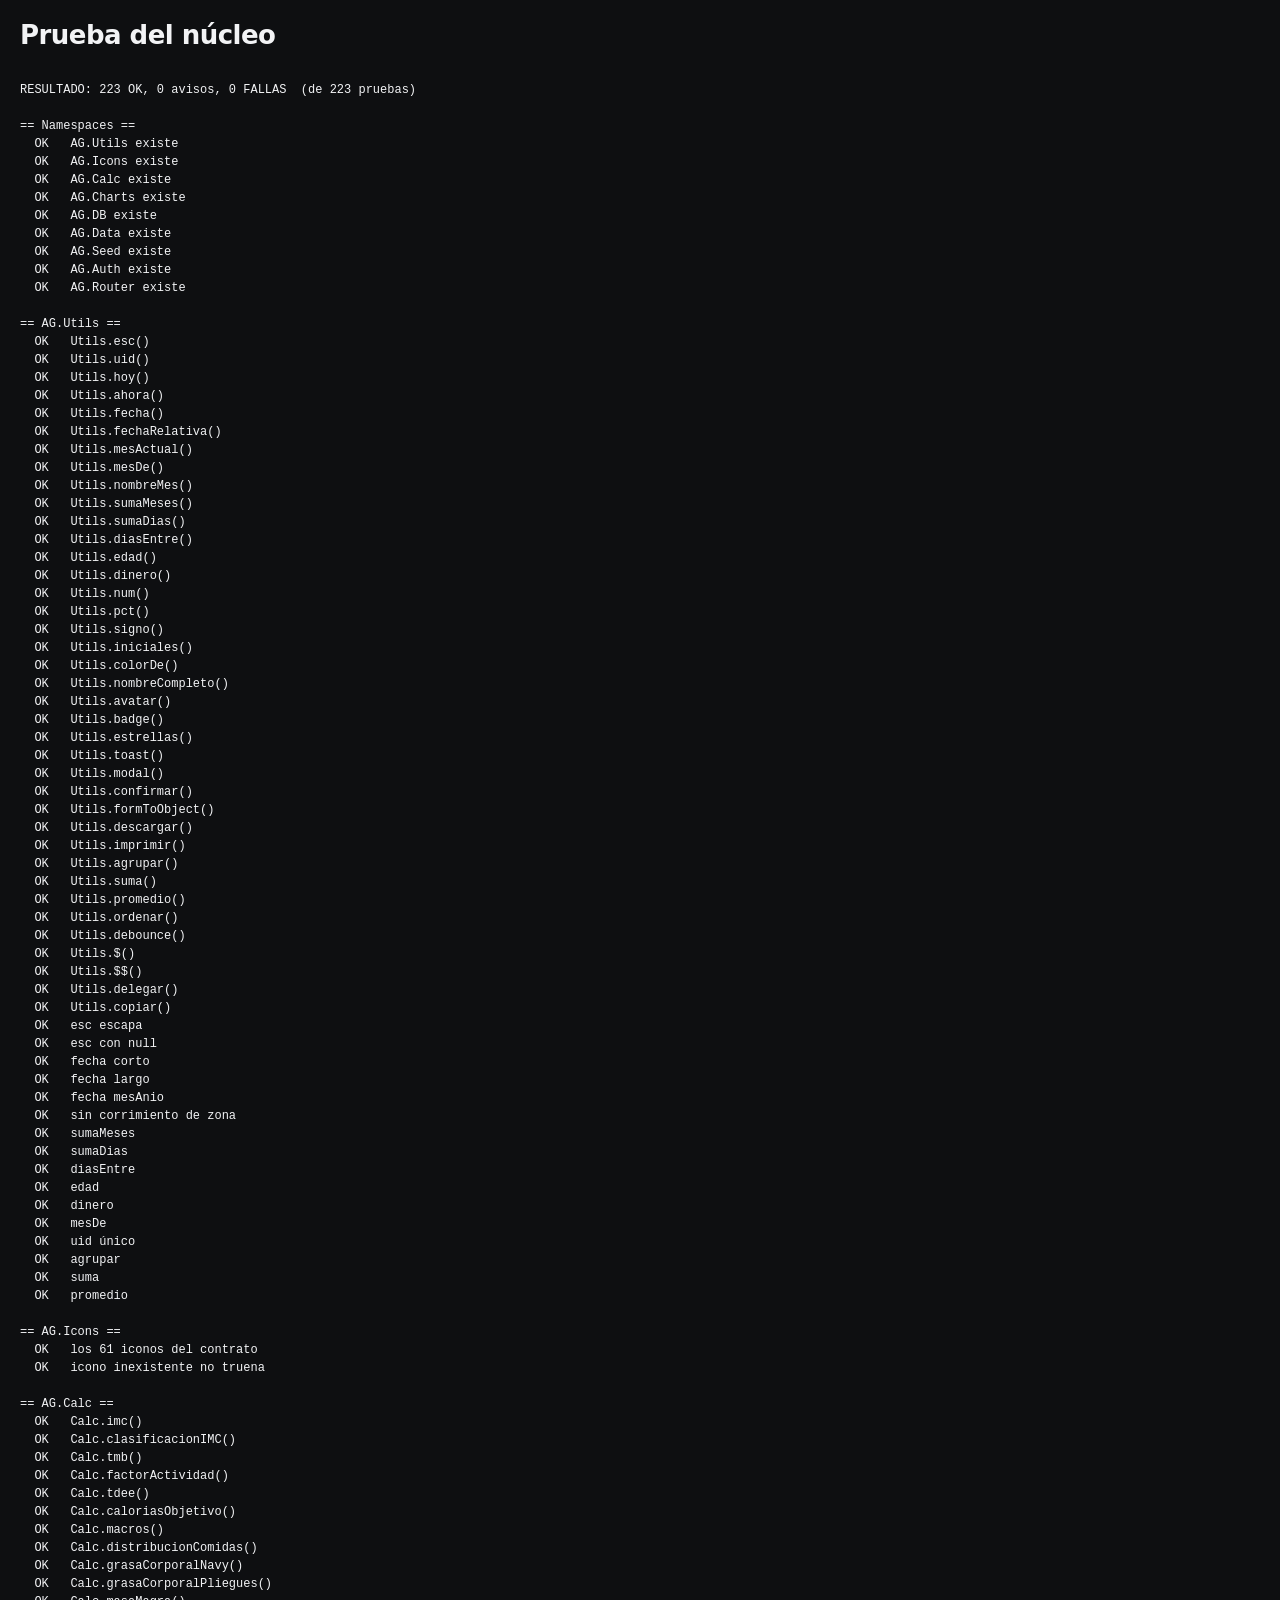
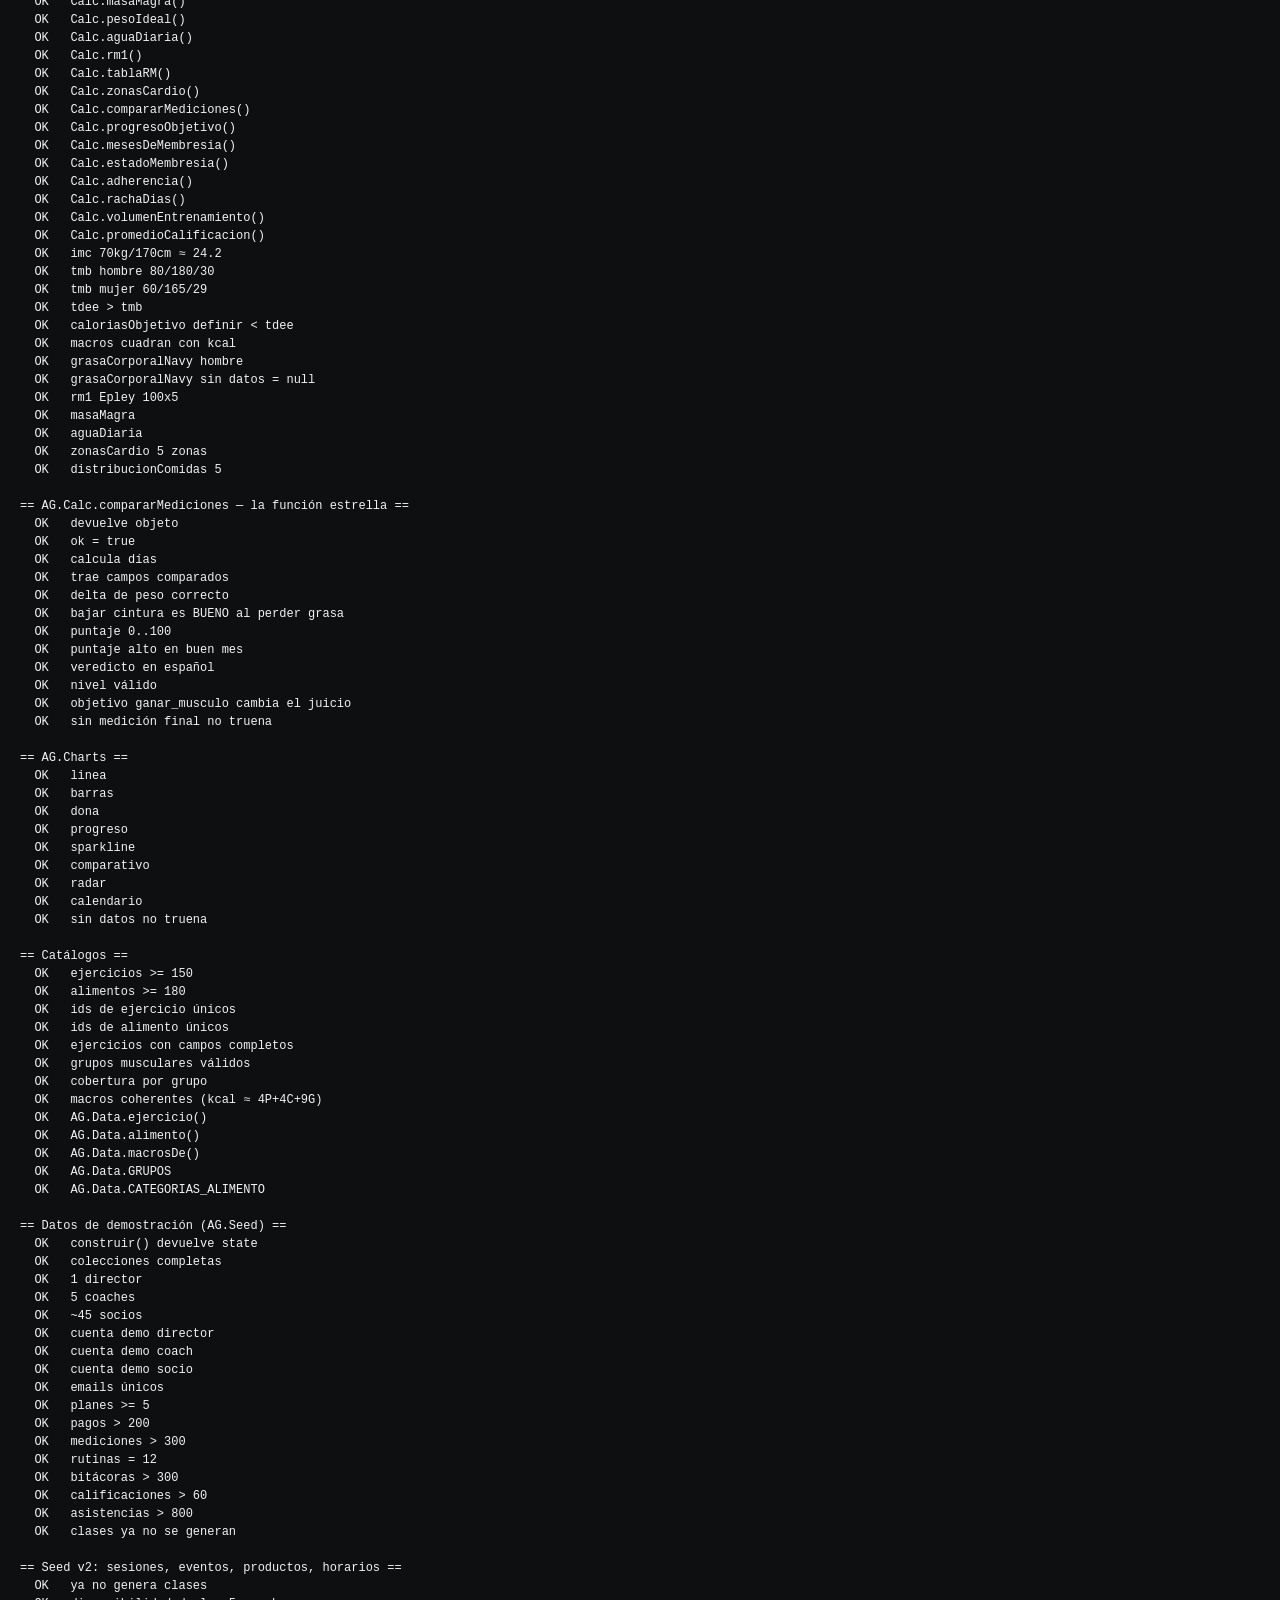
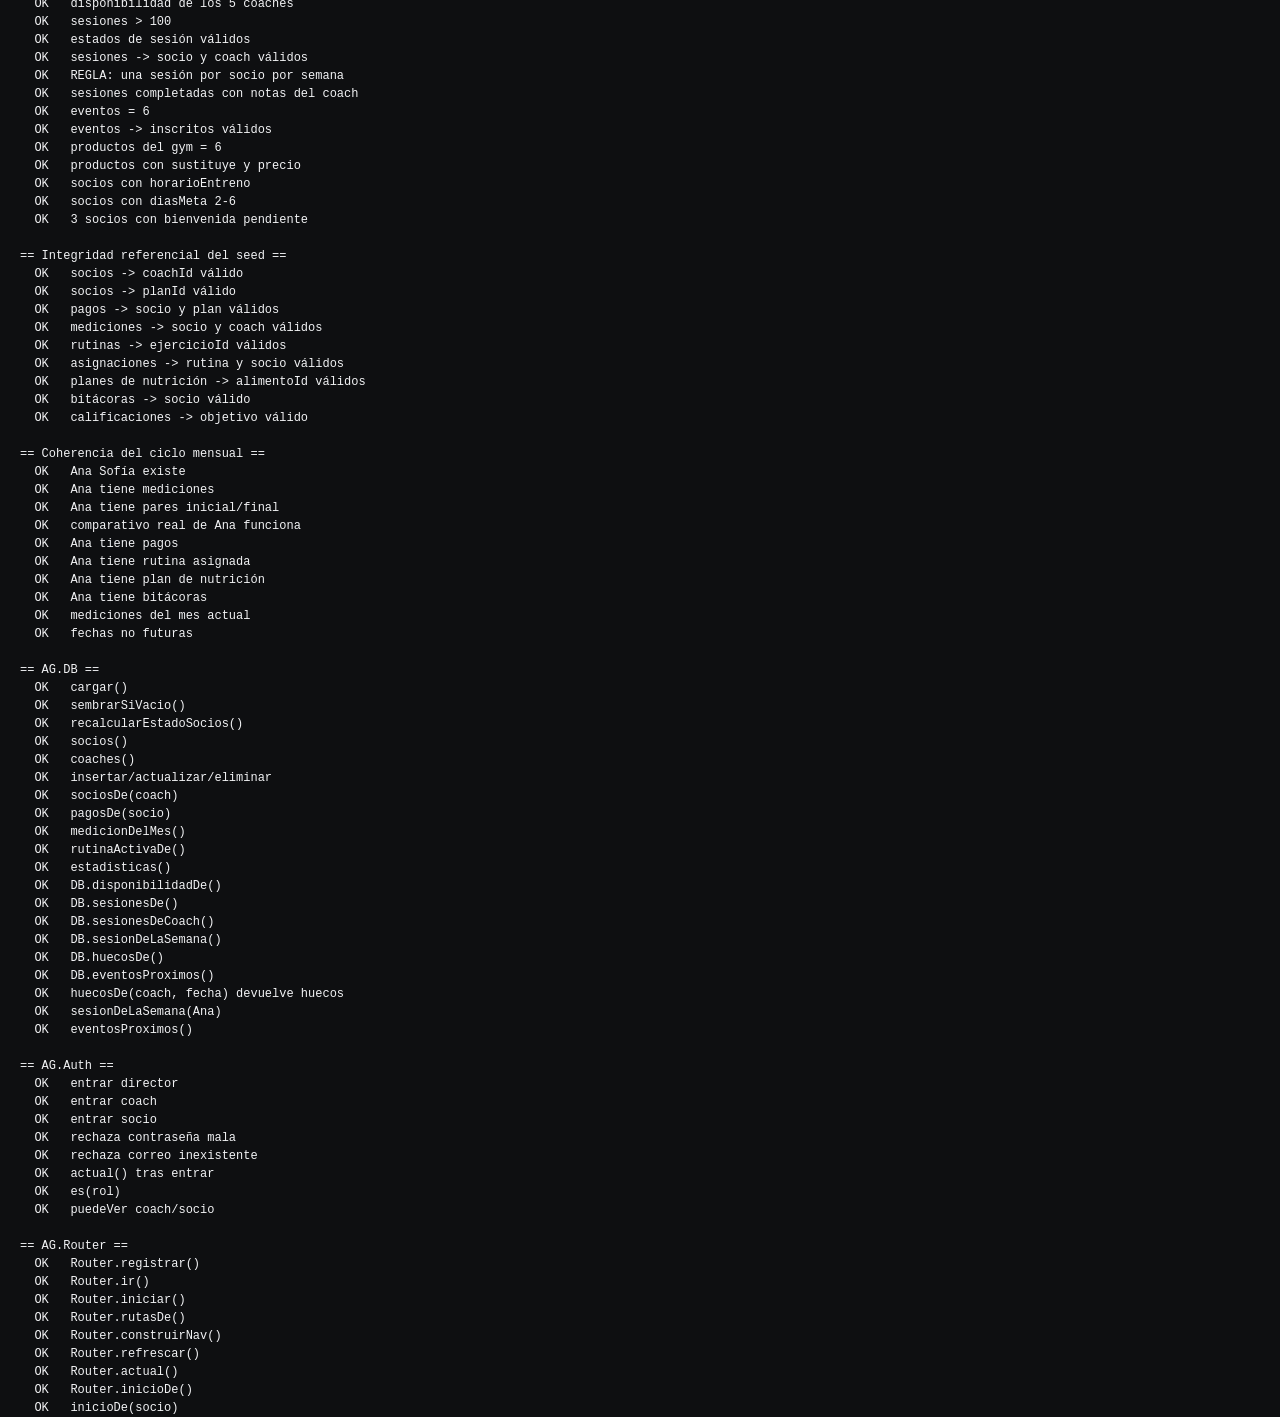
<file: pruebas/prueba-nucleo.html>
<!doctype html>
<html lang="es" data-tema="oscuro">
<head>
<meta charset="utf-8">
<title>Prueba del núcleo — Alliance Gym</title>
<link rel="stylesheet" href="../css/styles.css">
<style>
  body{padding:20px;font-family:system-ui}
  .ok{color:#22C55E} .fail{color:#EF4444;font-weight:700} .warn{color:#F59E0B}
  pre{white-space:pre-wrap;font-size:12px;line-height:1.5}
</style>
</head>
<body>
<h1>Prueba del núcleo</h1>
<div id="toasts" class="toast-wrap"></div>
<div id="modales"></div>
<pre id="salida">Ejecutando…</pre>

<script src="../js/core/utils.js"></script>
<script src="../js/core/icons.js"></script>
<script src="../js/core/calc.js"></script>
<script src="../js/core/charts.js"></script>
<script src="../js/core/db.js"></script>
<script src="../js/data/exercises.js"></script>
<script src="../js/data/foods.js"></script>
<script src="../js/data/ilustraciones.js"></script>
<script src="../js/data/seed.js"></script>
<script src="../js/core/auth.js"></script>
<script src="../js/core/router.js"></script>
<script>
(function () {
  var out = [], fallos = 0, avisos = 0, pruebas = 0;
  function t(nombre, fn) {
    pruebas++;
    try {
      var r = fn();
      if (r === true || r === undefined) out.push('  OK   ' + nombre);
      else if (typeof r === 'string') { avisos++; out.push('  AVISO ' + nombre + ' -> ' + r); }
      else { fallos++; out.push('  FALLA ' + nombre + ' -> devolvió ' + JSON.stringify(r)); }
    } catch (e) { fallos++; out.push('  FALLA ' + nombre + ' -> ' + e.message); }
  }
  function seccion(s) { out.push(''); out.push('== ' + s + ' =='); }
  function esNum(v) { return typeof v === 'number' && isFinite(v); }

  /* ---------- Namespaces ---------- */
  seccion('Namespaces');
  ['Utils','Icons','Calc','Charts','DB','Data','Seed','Auth','Router'].forEach(function (n) {
    t('AG.' + n + ' existe', function () { return !!AG[n] || 'ausente'; });
  });

  /* ---------- Utils ---------- */
  seccion('AG.Utils');
  var U = AG.Utils;
  var API_UTILS = ['esc','uid','hoy','ahora','fecha','fechaRelativa','mesActual','mesDe','nombreMes',
    'sumaMeses','sumaDias','diasEntre','edad','dinero','num','pct','signo','iniciales','colorDe',
    'nombreCompleto','avatar','badge','estrellas','toast','modal','confirmar','formToObject','descargar',
    'imprimir','agrupar','suma','promedio','ordenar','debounce','$','$$','delegar','copiar'];
  API_UTILS.forEach(function (f) {
    t('Utils.' + f + '()', function () { return typeof U[f] === 'function' || 'no es función'; });
  });
  t('esc escapa', function () { return U.esc('<b>"x"</b>').indexOf('<b>') === -1 || 'no escapó'; });
  t('esc con null', function () { return U.esc(null) === '' || 'devolvió ' + U.esc(null); });
  t('fecha corto', function () { var v = U.fecha('2026-09-05','corto'); return /5|05/.test(v) && /sep/i.test(v) ? true : v; });
  t('fecha largo', function () { var v = U.fecha('2026-09-05','largo'); return /septiembre/i.test(v) ? true : v; });
  t('fecha mesAnio', function () { var v = U.fecha('2026-09-05','mesAnio'); return /2026/.test(v) ? true : v; });
  t('sin corrimiento de zona', function () { var v = U.fecha('2026-01-01','corto'); return /1|01/.test(v) && /ene/i.test(v) ? true : 'devolvió ' + v; });
  t('sumaMeses', function () { return U.sumaMeses('2026-01-31', 1).slice(0,7) === '2026-02' || 'devolvió ' + U.sumaMeses('2026-01-31',1); });
  t('sumaDias', function () { return U.sumaDias('2026-02-28', 1) === '2026-03-01' || 'devolvió ' + U.sumaDias('2026-02-28',1); });
  t('diasEntre', function () { return U.diasEntre('2026-01-01','2026-01-31') === 30 || 'devolvió ' + U.diasEntre('2026-01-01','2026-01-31'); });
  t('edad', function () { return esNum(U.edad('1997-01-01')) || 'no numérico'; });
  t('dinero', function () { return /\$/.test(U.dinero(1250)) || 'devolvió ' + U.dinero(1250); });
  t('mesDe', function () { return U.mesDe('2026-09-05') === '2026-09' || 'devolvió ' + U.mesDe('2026-09-05'); });
  t('uid único', function () { return U.uid('x') !== U.uid('x') || 'repetido'; });
  t('agrupar', function () { var g = U.agrupar([{a:1},{a:1},{a:2}], function(o){return o.a;}); return Object.keys(g).length === 2 || 'devolvió ' + Object.keys(g).length; });
  t('suma', function () { return U.suma([{v:2},{v:3}], function(o){return o.v;}) === 5 || 'mal'; });
  t('promedio', function () { return U.promedio([{v:2},{v:4}], function(o){return o.v;}) === 3 || 'mal'; });

  /* ---------- Icons ---------- */
  seccion('AG.Icons');
  var ICONOS = ('inicio socios coach pesa mancuerna corazon dinero tarjeta grafica reporte regla balanza manzana ' +
    'calculadora calendario reloj estrella chat campana config salir buscar mas editar basura ojo check x alerta ' +
    'flecha-arriba flecha-abajo flecha-der flecha-izq descargar subir imprimir usuario candado correo telefono ' +
    'ubicacion trofeo fuego gota luna sol menu filtro agua sueno foto qr whatsapp info historial meta cinta rayo ' +
    'escudo clase nutricion').split(' ');
  var iconosMal = ICONOS.filter(function (n) {
    var s = AG.Icons.get(n, 20);
    return !s || s.indexOf('<svg') !== 0;
  });
  t('los ' + ICONOS.length + ' iconos del contrato', function () { return iconosMal.length === 0 || 'faltan: ' + iconosMal.join(','); });
  t('icono inexistente no truena', function () { var s = AG.Icons.get('no_existe_xyz', 20); return (s && s.indexOf('<svg') === 0) || 'devolvió ' + String(s).slice(0,40); });

  /* ---------- Calc ---------- */
  seccion('AG.Calc');
  var C = AG.Calc;
  var API_CALC = ['imc','clasificacionIMC','tmb','factorActividad','tdee','caloriasObjetivo','macros',
    'distribucionComidas','grasaCorporalNavy','grasaCorporalPliegues','masaMagra','pesoIdeal','aguaDiaria',
    'rm1','tablaRM','zonasCardio','compararMediciones','progresoObjetivo','mesesDeMembresia','estadoMembresia',
    'adherencia','rachaDias','volumenEntrenamiento','promedioCalificacion'];
  API_CALC.forEach(function (f) {
    t('Calc.' + f + '()', function () { return typeof C[f] === 'function' || 'no es función'; });
  });
  t('imc 70kg/170cm ≈ 24.2', function () { var v = C.imc(70,170); return (v > 24 && v < 24.5) || 'devolvió ' + v; });
  t('tmb hombre 80/180/30', function () { var v = C.tmb(80,180,30,'H'); return (v > 1750 && v < 1800) || 'devolvió ' + v; });
  t('tmb mujer 60/165/29', function () { var v = C.tmb(60,165,29,'M'); return (v > 1290 && v < 1350) || 'devolvió ' + v; });
  t('tdee > tmb', function () { var a = C.tmb(80,180,30,'H'); var b = C.tdee(80,180,30,'H','moderado'); return (b > a) || 'tdee=' + b + ' tmb=' + a; });
  t('caloriasObjetivo definir < tdee', function () { var v = C.caloriasObjetivo(2500,'definir','moderada'); return (v < 2500 && v > 1500) || 'devolvió ' + v; });
  t('macros cuadran con kcal', function () {
    var m = C.macros(2200,'definir',75);
    var k = m.proteina*4 + m.carbos*4 + m.grasa*9;
    return Math.abs(k-2200) < 60 || 'suma ' + Math.round(k) + ' vs 2200';
  });
  t('grasaCorporalNavy hombre', function () { var v = C.grasaCorporalNavy('H',85,38,null,178); return (v>5 && v<40) || 'devolvió ' + v; });
  t('grasaCorporalNavy sin datos = null', function () { var v = C.grasaCorporalNavy('H',null,null,null,178); return (v===null||v===undefined) || 'devolvió ' + v; });
  t('rm1 Epley 100x5', function () { var v = C.rm1(100,5); return (v>115 && v<118) || 'devolvió ' + v; });
  t('masaMagra', function () { var v = C.masaMagra(80,20); return (v>63 && v<65) || 'devolvió ' + v; });
  t('aguaDiaria', function () { var v = C.aguaDiaria(80,'moderado'); return (v>2 && v<5) || 'devolvió ' + v; });
  t('zonasCardio 5 zonas', function () { var z = C.zonasCardio(30); return (z && z.length>=5) || 'devolvió ' + (z&&z.length); });
  t('distribucionComidas 5', function () { var d = C.distribucionComidas(C.macros(2200,'definir',75),5); return (d && d.length===5) || 'devolvió ' + (d&&d.length); });

  seccion('AG.Calc.compararMediciones — la función estrella');
  var ini = { pesoKg:80, estaturaCm:178, grasaPct:24, musculoKg:34, imc:25.2,
    medidas:{cuello:39,hombros:118,pecho:100,brazoDer:34,brazoIzq:33.5,cintura:92,cadera:100,musloDer:58,musloIzq:57.5,pantorrilla:38},
    fuerza:{pressBanca:70,sentadilla:100,pesoMuerto:120}, fcReposo:70 };
  var fin = { pesoKg:78.2, estaturaCm:178, grasaPct:22.1, musculoKg:34.6, imc:24.7,
    medidas:{cuello:38.5,hombros:118.5,pecho:100.5,brazoDer:34.4,brazoIzq:34,cintura:88,cadera:98,musloDer:58.4,musloIzq:58,pantorrilla:38.2},
    fuerza:{pressBanca:75,sentadilla:110,pesoMuerto:130}, fcReposo:65 };
  ini.fecha = '2026-08-02'; fin.fecha = '2026-08-30';
  var cmp = null;
  t('devuelve objeto', function () { cmp = C.compararMediciones(ini, fin, 'perder_grasa'); return !!cmp || 'nulo'; });
  t('ok = true', function () { return cmp.ok === true || 'ok=' + cmp.ok; });
  t('calcula días', function () { return cmp.dias === 28 || 'dias=' + cmp.dias; });
  t('trae campos comparados', function () { return (cmp.campos && cmp.campos.length >= 10) || 'campos=' + (cmp.campos&&cmp.campos.length); });
  t('delta de peso correcto', function () {
    var c = cmp.campos.filter(function(x){return x.clave==='pesoKg'||x.clave==='peso';})[0];
    return (c && Math.abs(c.delta + 1.8) < 0.05) || 'delta=' + (c&&c.delta);
  });
  t('bajar cintura es BUENO al perder grasa', function () {
    var c = cmp.campos.filter(function(x){return /cintura/i.test(x.clave);})[0];
    return (c && c.bueno === true) || 'bueno=' + (c && c.bueno);
  });
  t('puntaje 0..100', function () { return (cmp.resumen.puntaje>=0 && cmp.resumen.puntaje<=100) || 'puntaje=' + cmp.resumen.puntaje; });
  t('puntaje alto en buen mes', function () { return cmp.resumen.puntaje >= 60 || 'puntaje=' + cmp.resumen.puntaje; });
  t('veredicto en español', function () { return (typeof cmp.resumen.veredicto === 'string' && cmp.resumen.veredicto.length > 15) || 'veredicto=' + cmp.resumen.veredicto; });
  t('nivel válido', function () { return ['excelente','bueno','regular','atencion'].indexOf(cmp.resumen.nivel) >= 0 || 'nivel=' + cmp.resumen.nivel; });
  t('objetivo ganar_musculo cambia el juicio', function () {
    var c2 = C.compararMediciones(ini, fin, 'ganar_musculo');
    return (c2 && c2.ok) || 'no evaluó';
  });
  t('sin medición final no truena', function () {
    var c3 = C.compararMediciones(ini, null, 'perder_grasa');
    return (c3 && c3.ok === false) || 'devolvió ' + JSON.stringify(c3).slice(0,60);
  });

  /* ---------- Charts ---------- */
  seccion('AG.Charts');
  var G = AG.Charts;
  function svgOk(s) { return typeof s === 'string' && (s.indexOf('<svg') >= 0 || s.indexOf('empty') >= 0); }
  t('linea', function () { return svgOk(G.linea([{x:'Ene',y:10},{x:'Feb',y:14},{x:'Mar',y:12}])) || 'mal'; });
  t('barras', function () { return svgOk(G.barras([{etiqueta:'A',valor:5},{etiqueta:'B',valor:9}])) || 'mal'; });
  t('dona', function () { return svgOk(G.dona([{etiqueta:'P',valor:30},{etiqueta:'C',valor:50},{etiqueta:'G',valor:20}])) || 'mal'; });
  t('progreso', function () { return svgOk(G.progreso(72)) || 'mal'; });
  t('sparkline', function () { return svgOk(G.sparkline([1,3,2,5,4])) || 'mal'; });
  t('comparativo', function () { return svgOk(G.comparativo([{etiqueta:'Peso',ini:80,fin:78,unidad:'kg',bueno:true}])) || 'mal'; });
  t('radar', function () { return svgOk(G.radar([{etiqueta:'A',valor:4,max:5},{etiqueta:'B',valor:3,max:5},{etiqueta:'C',valor:5,max:5}])) || 'mal'; });
  t('calendario', function () { return svgOk(G.calendario([{fecha:'2026-09-01',valor:1},{fecha:'2026-09-03',valor:2}])) || 'mal'; });
  t('sin datos no truena', function () { return svgOk(G.linea([])) && svgOk(G.barras([])) && svgOk(G.dona([])) || 'truena con vacío'; });

  /* ---------- Catálogos ---------- */
  seccion('Catálogos');
  t('ejercicios >= 150', function () { return AG.Data.exercises.length >= 150 || 'hay ' + AG.Data.exercises.length; });
  t('alimentos >= 180', function () { return AG.Data.foods.length >= 180 || 'hay ' + AG.Data.foods.length; });
  t('ids de ejercicio únicos', function () {
    var s = {}, dup = [];
    AG.Data.exercises.forEach(function (e) { if (s[e.id]) dup.push(e.id); s[e.id]=1; });
    return dup.length === 0 || 'duplicados: ' + dup.slice(0,5).join(',');
  });
  t('ids de alimento únicos', function () {
    var s = {}, dup = [];
    AG.Data.foods.forEach(function (a) { if (s[a.id]) dup.push(a.id); s[a.id]=1; });
    return dup.length === 0 || 'duplicados: ' + dup.slice(0,5).join(',');
  });
  t('ejercicios con campos completos', function () {
    var mal = AG.Data.exercises.filter(function (e) {
      return !e.nombre || !e.grupo || !e.equipo || !e.nivel || !e.instrucciones || e.instrucciones.length < 20;
    });
    return mal.length === 0 || mal.length + ' incompletos (ej. ' + (mal[0]&&mal[0].id) + ')';
  });
  t('grupos musculares válidos', function () {
    var validos = ['pecho','espalda','hombros','biceps','triceps','piernas','gluteos','abdomen','cardio','cuerpo_completo','movilidad'];
    var mal = AG.Data.exercises.filter(function (e) { return validos.indexOf(e.grupo) < 0; });
    return mal.length === 0 || mal.length + ' con grupo inválido (' + (mal[0]&&mal[0].grupo) + ')';
  });
  t('cobertura por grupo', function () {
    var min = {pecho:16,espalda:18,hombros:14,biceps:10,triceps:10,piernas:22,gluteos:12,abdomen:16,cardio:12,cuerpo_completo:10,movilidad:10};
    var falta = [];
    Object.keys(min).forEach(function (g) {
      var n = AG.Data.exercises.filter(function (e) { return e.grupo === g; }).length;
      if (n < min[g]) falta.push(g + ':' + n + '/' + min[g]);
    });
    return falta.length === 0 || falta.join(' ');
  });
  t('macros coherentes (kcal ≈ 4P+4C+9G)', function () {
    var mal = AG.Data.foods.filter(function (a) {
      if (a.categoria === 'bebida' || a.categoria === 'suplemento') return false;
      var k = a.proteina*4 + a.carbos*4 + a.grasa*9;
      if (a.kcal < 15) return false;
      return Math.abs(k - a.kcal) / a.kcal > 0.22;
    });
    return mal.length === 0 || mal.length + ' incoherentes (ej. ' + (mal[0]&&mal[0].nombre) + ': ' + (mal[0]&&mal[0].kcal) + ' kcal vs ' + Math.round(mal[0].proteina*4+mal[0].carbos*4+mal[0].grasa*9) + ')';
  });
  t('AG.Data.ejercicio()', function () { return typeof AG.Data.ejercicio === 'function' && !!AG.Data.ejercicio(AG.Data.exercises[0].id) || 'falla'; });
  t('AG.Data.alimento()', function () { return typeof AG.Data.alimento === 'function' && !!AG.Data.alimento(AG.Data.foods[0].id) || 'falla'; });
  t('AG.Data.macrosDe()', function () { var m = AG.Data.macrosDe(AG.Data.foods[0].id, 200); return (m && esNum(m.kcal)) || 'falla'; });
  t('AG.Data.GRUPOS', function () { return (AG.Data.GRUPOS && AG.Data.GRUPOS.length === 11) || 'hay ' + (AG.Data.GRUPOS&&AG.Data.GRUPOS.length); });
  t('AG.Data.CATEGORIAS_ALIMENTO', function () { return (AG.Data.CATEGORIAS_ALIMENTO && AG.Data.CATEGORIAS_ALIMENTO.length === 10) || 'hay ' + (AG.Data.CATEGORIAS_ALIMENTO&&AG.Data.CATEGORIAS_ALIMENTO.length); });

  /* ---------- Seed ---------- */
  seccion('Datos de demostración (AG.Seed)');
  var st = null;
  t('construir() devuelve state', function () { st = AG.Seed.construir(); return !!st || 'nulo'; });
  if (st) {
    t('colecciones completas', function () {
      var req = ['meta','settings','planes','usuarios','pagos','mediciones','rutinas','asignaciones','bitacoras',
        'planesNutricion','calificaciones','asistencias','avisos','clases','notificaciones'];
      var falta = req.filter(function (k) { return !st[k]; });
      return falta.length === 0 || 'faltan ' + falta.join(',');
    });
    var socios = st.usuarios.filter(function(u){return u.rol==='socio';});
    var coaches = st.usuarios.filter(function(u){return u.rol==='coach';});
    t('1 director', function () { return st.usuarios.filter(function(u){return u.rol==='director';}).length === 1 || 'hay ' + st.usuarios.filter(function(u){return u.rol==='director';}).length; });
    t('5 coaches', function () { return coaches.length === 5 || 'hay ' + coaches.length; });
    t('~45 socios', function () { return socios.length >= 40 || 'hay ' + socios.length; });
    t('cuenta demo director', function () { return st.usuarios.some(function(u){return u.email==='director@alliancegym.mx' && u.password==='admin123';}) || 'no existe'; });
    t('cuenta demo coach', function () { return st.usuarios.some(function(u){return u.email==='coach@alliancegym.mx' && u.password==='coach123';}) || 'no existe'; });
    t('cuenta demo socio', function () { return st.usuarios.some(function(u){return u.email==='socio@alliancegym.mx' && u.password==='socio123';}) || 'no existe'; });
    t('emails únicos', function () {
      var s={},d=[]; st.usuarios.forEach(function(u){ if(s[u.email])d.push(u.email); s[u.email]=1; });
      return d.length===0 || 'duplicados: ' + d.slice(0,3).join(',');
    });
    t('planes >= 5', function () { return st.planes.length >= 5 || 'hay ' + st.planes.length; });
    t('pagos > 200', function () { return st.pagos.length > 200 || 'hay ' + st.pagos.length; });
    t('mediciones > 300', function () { return st.mediciones.length > 300 || 'hay ' + st.mediciones.length; });
    t('rutinas = 12', function () { return st.rutinas.length >= 10 || 'hay ' + st.rutinas.length; });
    t('bitácoras > 300', function () { return st.bitacoras.length > 300 || 'hay ' + st.bitacoras.length; });
    t('calificaciones > 60', function () { return st.calificaciones.length > 60 || 'hay ' + st.calificaciones.length; });
    t('asistencias > 800', function () { return st.asistencias.length > 800 || 'hay ' + st.asistencias.length; });
    t('clases ya no se generan', function () { return !st.clases || st.clases.length === 0 || 'hay ' + st.clases.length; });

    seccion('Seed v2: sesiones, eventos, productos, horarios');
    var idsUsuario = {}; st.usuarios.forEach(function(u){idsUsuario[u.id]=u;});
    t('ya no genera clases', function () { return !st.clases || st.clases.length === 0 || 'sigue generando ' + st.clases.length + ' clases'; });
    t('disponibilidad de los 5 coaches', function () { var c = {}; (st.disponibilidad||[]).forEach(function(d){c[d.coachId]=1;}); return Object.keys(c).length === 5 || 'coaches con disponibilidad: ' + Object.keys(c).length; });
    t('sesiones > 100', function () { return (st.sesiones||[]).length > 100 || 'hay ' + (st.sesiones||[]).length; });
    t('estados de sesión válidos', function () { var v=['agendada','completada','cancelada','no_asistio']; var mal=(st.sesiones||[]).filter(function(s){return v.indexOf(s.estado)<0;}); return mal.length===0 || mal.length + ' con estado inválido'; });
    t('sesiones -> socio y coach válidos', function () { var mal=(st.sesiones||[]).filter(function(s){return !idsUsuario[s.socioId]||!idsUsuario[s.coachId];}); return mal.length===0 || mal.length + ' rotas'; });
    t('REGLA: una sesión por socio por semana', function () {
      function lunesDe(f){ var p=f.split('-').map(Number); var d=new Date(p[0],p[1]-1,p[2]); var dow=(d.getDay()+6)%7; d.setDate(d.getDate()-dow); return d.getFullYear()+'-'+String(d.getMonth()+1).padStart(2,'0')+'-'+String(d.getDate()).padStart(2,'0'); }
      var vistas={}, dup=0; (st.sesiones||[]).filter(function(s){return s.estado==='agendada'||s.estado==='completada';}).forEach(function(s){ var k=s.socioId+'|'+lunesDe(s.fecha); if(vistas[k])dup++; vistas[k]=1; });
      return dup===0 || dup + ' socios con 2+ sesiones en la misma semana'; });
    t('sesiones completadas con notas del coach', function () { var c=(st.sesiones||[]).filter(function(s){return s.estado==='completada';}); var con=c.filter(function(s){return s.notasCoach&&s.notasCoach.length>15;}); return (c.length>0 && con.length/c.length>0.5) || 'solo ' + con.length + ' de ' + c.length + ' con notas'; });
    t('eventos = 6', function () { return (st.eventos||[]).length === 6 || 'hay ' + (st.eventos||[]).length; });
    t('eventos -> inscritos válidos', function () { var mal=0; (st.eventos||[]).forEach(function(e){(e.inscritos||[]).forEach(function(id){if(!idsUsuario[id])mal++;});}); return mal===0 || mal + ' inscritos inexistentes'; });
    t('productos del gym = 6', function () { return (st.productos||[]).length === 6 || 'hay ' + (st.productos||[]).length; });
    t('productos con sustituye y precio', function () { var mal=(st.productos||[]).filter(function(p){return !Array.isArray(p.sustituye)||!p.sustituye.length||!(p.precio>0);}); return mal.length===0 || mal.length + ' productos incompletos'; });
    t('socios con horarioEntreno', function () { var v=['manana','mediodia','tarde','noche','variable']; var mal=socios.filter(function(s){return v.indexOf(s.horarioEntreno)<0;}); return mal.length===0 || mal.length + ' socios sin horario válido'; });
    t('socios con diasMeta 2-6', function () { var mal=socios.filter(function(s){return !(s.diasMeta>=2&&s.diasMeta<=6);}); return mal.length===0 || mal.length + ' sin diasMeta'; });
    t('3 socios con bienvenida pendiente', function () { var n=socios.filter(function(s){return s.bienvenidaHecha===false;}).length; return n===3 || 'hay ' + n; });
    if (ana) {
      t('Ana tiene sesión agendada próxima', function () { var hoy=AG.Utils.hoy(); return (st.sesiones||[]).some(function(s){return s.socioId===ana.id&&s.estado==='agendada'&&s.fecha>=hoy;}) || 'sin sesión próxima'; });
      t('Ana tiene sesiones completadas con notas', function () { return (st.sesiones||[]).filter(function(s){return s.socioId===ana.id&&s.estado==='completada'&&s.notasCoach;}).length>=2 || 'pocas'; });
      t('Ana bienvenidaHecha', function () { return ana.bienvenidaHecha===true || 'falso'; });
    }

    seccion('Integridad referencial del seed');
    var idsUsuario = {}; st.usuarios.forEach(function(u){idsUsuario[u.id]=u;});
    var idsPlan = {}; st.planes.forEach(function(p){idsPlan[p.id]=p;});
    var idsEj = {}; AG.Data.exercises.forEach(function(e){idsEj[e.id]=1;});
    var idsAl = {}; AG.Data.foods.forEach(function(a){idsAl[a.id]=1;});
    var idsRut = {}; st.rutinas.forEach(function(r){idsRut[r.id]=1;});

    t('socios -> coachId válido', function () {
      var mal = socios.filter(function(s){ return s.coachId && !idsUsuario[s.coachId]; });
      return mal.length===0 || mal.length + ' con coach inexistente';
    });
    t('socios -> planId válido', function () {
      var mal = socios.filter(function(s){ return s.planId && !idsPlan[s.planId]; });
      return mal.length===0 || mal.length + ' con plan inexistente';
    });
    t('pagos -> socio y plan válidos', function () {
      var mal = st.pagos.filter(function(p){ return !idsUsuario[p.socioId] || (p.planId && !idsPlan[p.planId]); });
      return mal.length===0 || mal.length + ' pagos con referencia rota';
    });
    t('mediciones -> socio y coach válidos', function () {
      var mal = st.mediciones.filter(function(m){ return !idsUsuario[m.socioId] || (m.coachId && !idsUsuario[m.coachId]); });
      return mal.length===0 || mal.length + ' mediciones con referencia rota';
    });
    t('rutinas -> ejercicioId válidos', function () {
      var mal = [];
      st.rutinas.forEach(function (r) {
        (r.dias||[]).forEach(function (d) {
          (d.ejercicios||[]).forEach(function (e) { if (!idsEj[e.ejercicioId]) mal.push(e.ejercicioId); });
        });
      });
      return mal.length===0 || mal.length + ' ejercicios inexistentes (ej. ' + mal[0] + ')';
    });
    t('asignaciones -> rutina y socio válidos', function () {
      var mal = st.asignaciones.filter(function(a){ return !idsRut[a.rutinaId] || !idsUsuario[a.socioId]; });
      return mal.length===0 || mal.length + ' asignaciones rotas';
    });
    t('planes de nutrición -> alimentoId válidos', function () {
      var mal = [];
      st.planesNutricion.forEach(function (p) {
        (p.comidas||[]).forEach(function (c) {
          (c.alimentos||[]).forEach(function (a) { if (!idsAl[a.alimentoId]) mal.push(a.alimentoId); });
        });
      });
      return mal.length===0 || mal.length + ' alimentos inexistentes (ej. ' + mal[0] + ')';
    });
    t('bitácoras -> socio válido', function () {
      var mal = st.bitacoras.filter(function(b){ return !idsUsuario[b.socioId]; });
      return mal.length===0 || mal.length + ' bitácoras rotas';
    });
    t('calificaciones -> objetivo válido', function () {
      var mal = st.calificaciones.filter(function(c){ return c.tipo==='coach' && !idsUsuario[c.objetivoId]; });
      return mal.length===0 || mal.length + ' calificaciones rotas';
    });

    seccion('Coherencia del ciclo mensual');
    var ana = st.usuarios.filter(function(u){return u.email==='socio@alliancegym.mx';})[0];
    t('Ana Sofía existe', function () { return !!ana || 'no existe'; });
    if (ana) {
      var medAna = st.mediciones.filter(function(m){return m.socioId===ana.id;});
      t('Ana tiene mediciones', function () { return medAna.length >= 8 || 'tiene ' + medAna.length; });
      t('Ana tiene pares inicial/final', function () {
        var per = {};
        medAna.forEach(function(m){ per[m.periodo]=per[m.periodo]||{}; per[m.periodo][m.tipo]=1; });
        var completos = Object.keys(per).filter(function(p){return per[p].inicial && per[p].final;});
        return completos.length >= 3 || 'meses cerrados: ' + completos.length;
      });
      t('comparativo real de Ana funciona', function () {
        var per = {};
        medAna.forEach(function(m){ per[m.periodo]=per[m.periodo]||{}; per[m.periodo][m.tipo]=m; });
        var k = Object.keys(per).filter(function(p){return per[p].inicial&&per[p].final;}).sort().pop();
        if (!k) return 'sin mes cerrado';
        var r = AG.Calc.compararMediciones(per[k].inicial, per[k].final, ana.objetivo);
        return (r && r.ok && esNum(r.resumen.puntaje)) || 'comparativo falló';
      });
      t('Ana tiene pagos', function () { return st.pagos.filter(function(p){return p.socioId===ana.id;}).length >= 6 || 'pocos pagos'; });
      t('Ana tiene rutina asignada', function () { return st.asignaciones.some(function(a){return a.socioId===ana.id && a.activa;}) || 'sin rutina activa'; });
      t('Ana tiene plan de nutrición', function () { return st.planesNutricion.some(function(p){return p.socioId===ana.id;}) || 'sin plan'; });
      t('Ana tiene bitácoras', function () { return st.bitacoras.filter(function(b){return b.socioId===ana.id;}).length >= 20 || 'pocas bitácoras'; });
    }
    t('mediciones del mes actual', function () {
      var mes = AG.Utils.mesActual();
      var n = st.mediciones.filter(function(m){return m.periodo===mes;}).length;
      return n > 0 || 'ninguna medición del mes actual (' + mes + ')';
    });
    t('fechas no futuras', function () {
      var hoy = AG.Utils.hoy();
      var f = st.pagos.filter(function(p){return p.fecha > hoy;});
      return f.length === 0 || f.length + ' pagos con fecha futura';
    });
  }

  /* ---------- DB ---------- */
  seccion('AG.DB');
  t('cargar()', function () { AG.DB.cargar(); return !!AG.DB.state || 'sin state'; });
  t('sembrarSiVacio()', function () { AG.DB.sembrarSiVacio(); return AG.DB.get('usuarios').length > 0 || 'no sembró'; });
  t('recalcularEstadoSocios()', function () { AG.DB.recalcularEstadoSocios(); return true; });
  t('socios()', function () { return AG.DB.socios().length > 0 || 'vacío'; });
  t('coaches()', function () { return AG.DB.coaches().length > 0 || 'vacío'; });
  t('insertar/actualizar/eliminar', function () {
    var o = AG.DB.insertar('avisos', {titulo:'prueba', cuerpo:'x', para:'todos', fecha:AG.Utils.hoy()});
    if (!o || !o.id) return 'insertar falló';
    AG.DB.actualizar('avisos', o.id, {titulo:'prueba2'});
    if (AG.DB.buscar('avisos', o.id).titulo !== 'prueba2') return 'actualizar falló';
    AG.DB.eliminar('avisos', o.id);
    return AG.DB.buscar('avisos', o.id) === null || 'eliminar falló';
  });
  t('sociosDe(coach)', function () { var c = AG.DB.coaches()[0]; return AG.DB.sociosDe(c.id).length >= 0 || 'falla'; });
  t('pagosDe(socio)', function () { var s = AG.DB.socios()[0]; return Array.isArray(AG.DB.pagosDe(s.id)) || 'falla'; });
  t('medicionDelMes()', function () { var s = AG.DB.socios()[0]; AG.DB.medicionDelMes(s.id, AG.Utils.mesActual(), 'inicial'); return true; });
  t('rutinaActivaDe()', function () { var s = AG.DB.socios()[0]; AG.DB.rutinaActivaDe(s.id); return true; });
  t('estadisticas()', function () { return typeof AG.DB.estadisticas === 'function' ? !!AG.DB.estadisticas() : 'no existe'; });
  ['disponibilidadDe','sesionesDe','sesionesDeCoach','sesionDeLaSemana','huecosDe','eventosProximos'].forEach(function (f) { t('DB.' + f + '()', function () { return typeof AG.DB[f] === 'function' || 'no existe'; }); });
  t('huecosDe(coach, fecha) devuelve huecos', function () { var c=AG.DB.coaches()[0]; var d=AG.DB.disponibilidadDe(c.id)[0]; if(!d) return 'coach sin disponibilidad'; var DIAS=['domingo','lunes','martes','miercoles','jueves','viernes','sabado']; var hoy=new Date(); for(var i=0;i<7;i++){ var f=new Date(hoy); f.setDate(hoy.getDate()+i); var nom=DIAS[f.getDay()]; if(nom===d.dia.normalize('NFD').replace(/[̀-ͯ]/g,'')){ var iso=f.getFullYear()+'-'+String(f.getMonth()+1).padStart(2,'0')+'-'+String(f.getDate()).padStart(2,'0'); var h=AG.DB.huecosDe(c.id, iso); return (Array.isArray(h)&&h.length>0&&typeof h[0].libre==='boolean') || 'devolvió ' + JSON.stringify(h).slice(0,60); } } return 'no encontré el día'; });
  t('sesionDeLaSemana(Ana)', function () { var a=AG.DB.get('usuarios').filter(function(u){return u.email==='socio@alliancegym.mx';})[0]; var s=AG.DB.sesionDeLaSemana(a.id, AG.Utils.hoy()); return (s===null||typeof s==='object') || 'devolvió ' + typeof s; });
  t('eventosProximos()', function () { var e=AG.DB.eventosProximos(3); return (Array.isArray(e)) || 'no es array'; });

  /* ---------- Auth ---------- */
  seccion('AG.Auth');
  t('entrar director', function () { var r = AG.Auth.entrar('director@alliancegym.mx','admin123'); return r.ok === true || 'error: ' + r.error; });
  t('entrar coach', function () { var r = AG.Auth.entrar('coach@alliancegym.mx','coach123'); return r.ok === true || 'error: ' + r.error; });
  t('entrar socio', function () { var r = AG.Auth.entrar('socio@alliancegym.mx','socio123'); return r.ok === true || 'error: ' + r.error; });
  t('rechaza contraseña mala', function () { var r = AG.Auth.entrar('socio@alliancegym.mx','xxx'); return r.ok === false || 'aceptó una contraseña incorrecta'; });
  t('rechaza correo inexistente', function () { var r = AG.Auth.entrar('nadie@x.mx','x'); return r.ok === false || 'aceptó un correo inexistente'; });
  t('actual() tras entrar', function () { AG.Auth.entrar('socio@alliancegym.mx','socio123'); return !!AG.Auth.actual() || 'sin usuario'; });
  t('es(rol)', function () { return AG.Auth.es('socio') === true || 'falla'; });
  t('puedeVer coach/socio', function () { return typeof AG.Auth.puedeVer === 'function' ? true : 'no existe puedeVer'; });
  AG.Auth.salir();

  /* ---------- Router ---------- */
  seccion('AG.Router');
  ['registrar','ir','iniciar','rutasDe','construirNav','refrescar','actual','inicioDe'].forEach(function (f) {
    t('Router.' + f + '()', function () { return typeof AG.Router[f] === 'function' || 'no es función'; });
  });
  t('inicioDe(socio)', function () { return AG.Router.inicioDe('socio') === 'socio/inicio' || 'devolvió ' + AG.Router.inicioDe('socio'); });

  /* ---------- Resultado ---------- */
  out.unshift('RESULTADO: ' + (pruebas - fallos - avisos) + ' OK, ' + avisos + ' avisos, ' + fallos + ' FALLAS  (de ' + pruebas + ' pruebas)');
  out.unshift('');
  document.getElementById('salida').textContent = out.join('\n');
  var etiqueta = fallos ? 'PRUEBAS-FALLAS' : 'PRUEBAS-OK';
  console.log(etiqueta + ' ' + (pruebas-fallos-avisos) + '/' + pruebas + ' fallas=' + fallos + ' avisos=' + avisos);
  out.forEach(function (l) { if (/FALLA|AVISO/.test(l)) console.log(l); });
})();
</script>
</body>
</html>
</file>
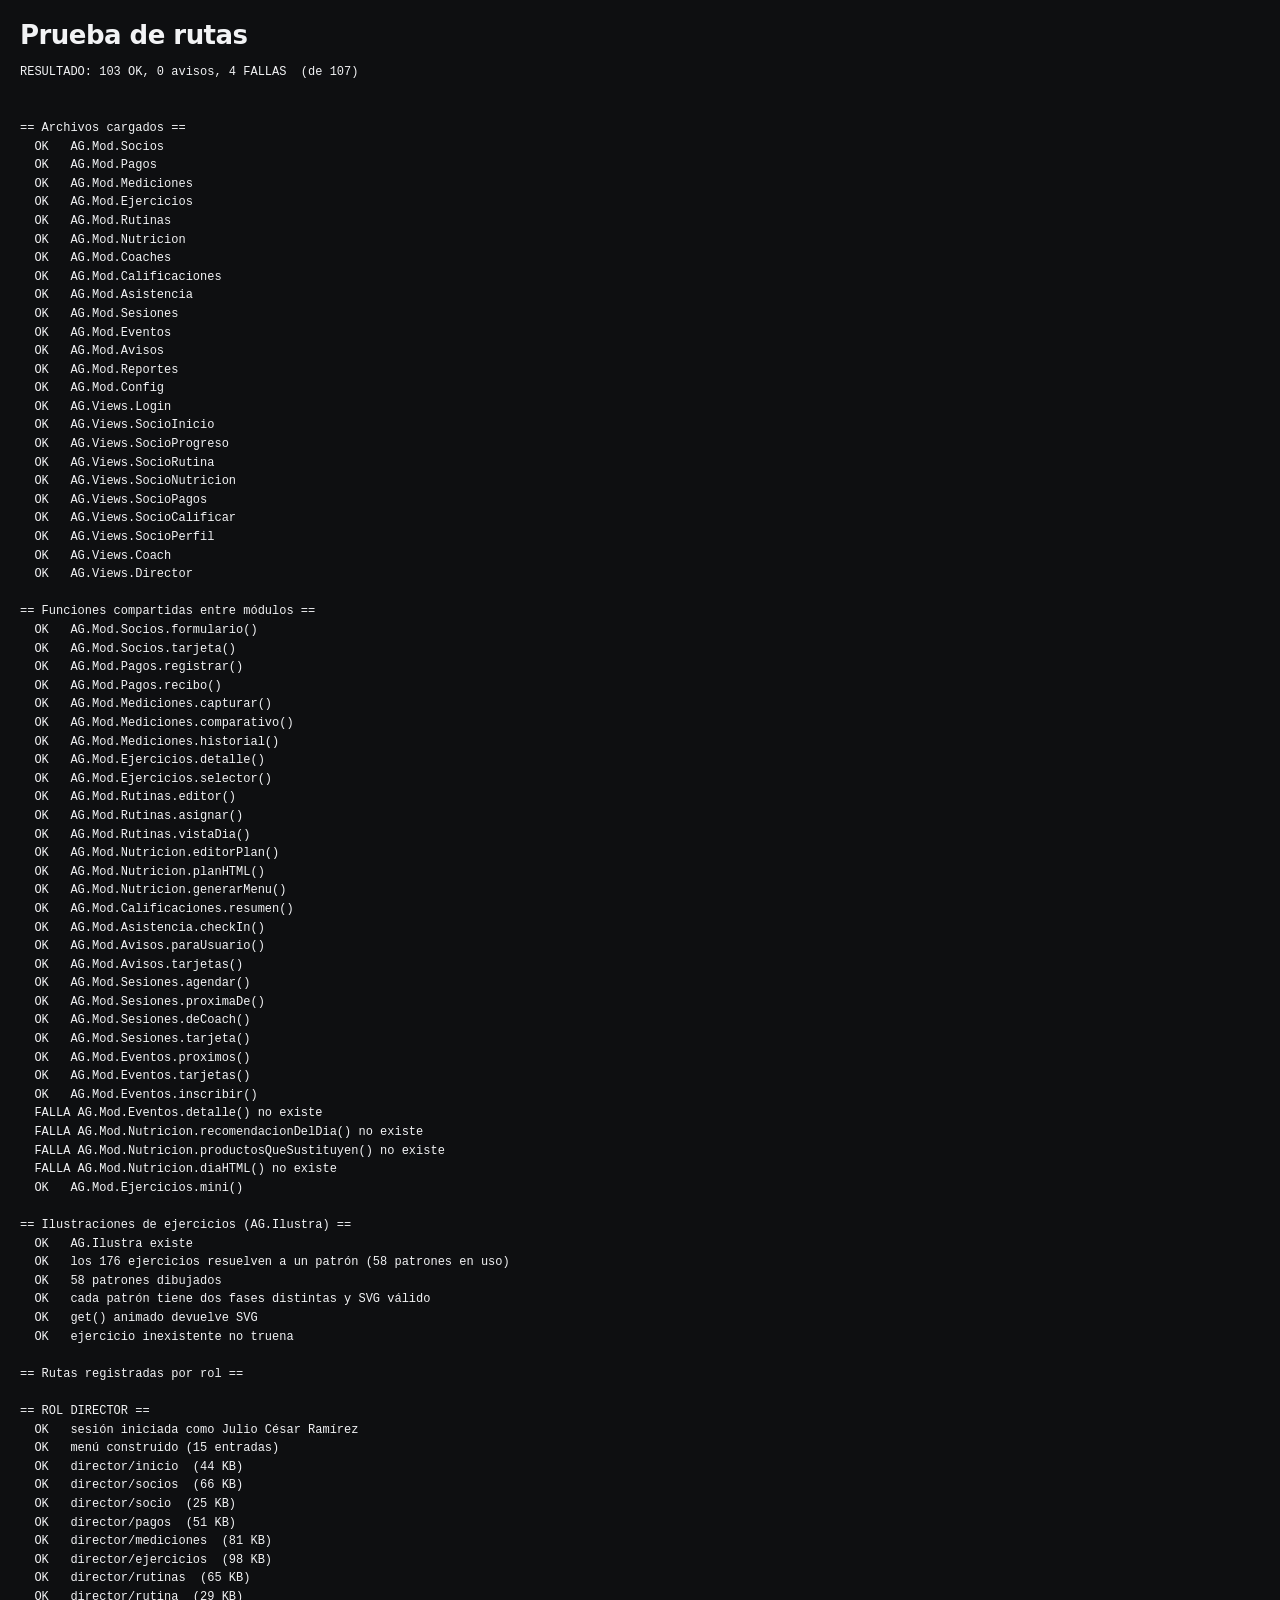
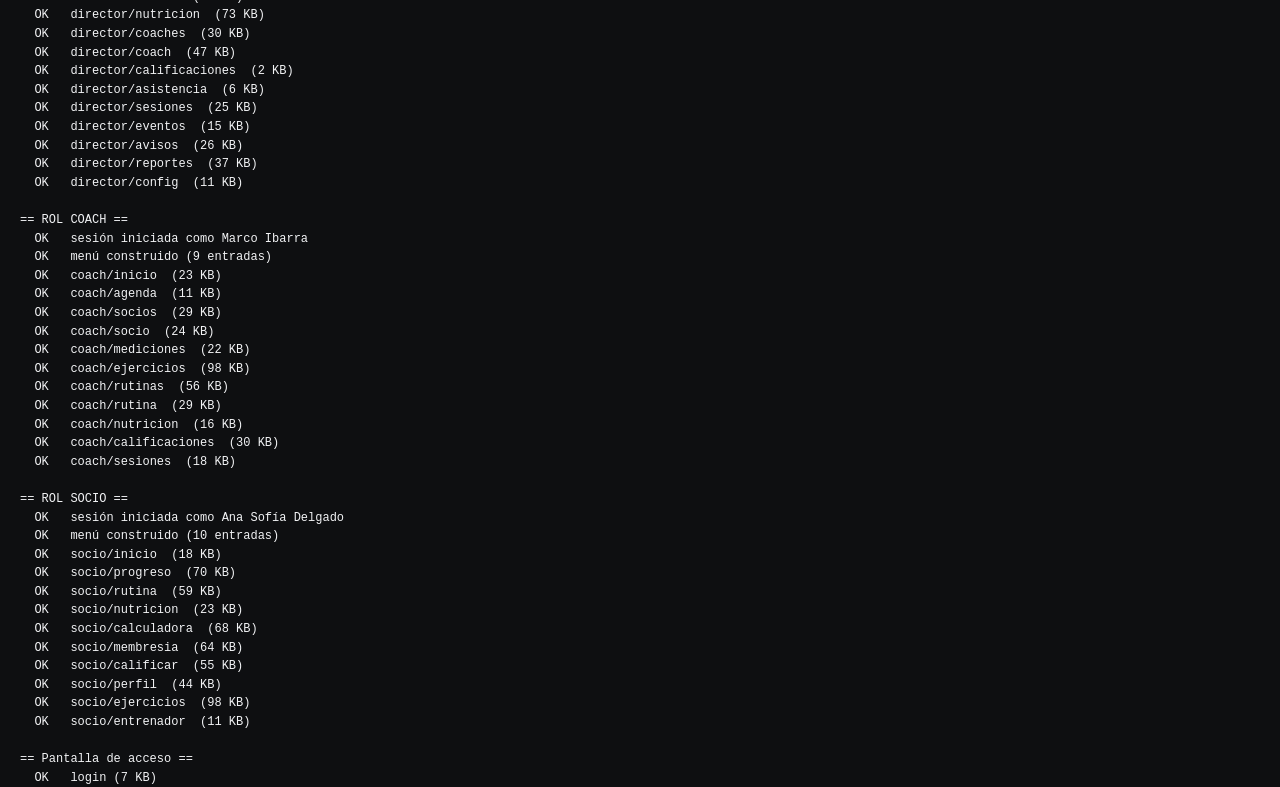
<file: pruebas/prueba-rutas.html>
<!doctype html>
<html lang="es" data-tema="oscuro">
<head>
<meta charset="utf-8">
<title>Prueba de rutas — Alliance Gym</title>
<link rel="stylesheet" href="../css/styles.css">
<style>body{padding:20px}pre{white-space:pre-wrap;font-size:12px;line-height:1.55}</style>
</head>
<body>
<h1>Prueba de rutas</h1>
<div id="toasts" class="toast-wrap"></div>
<div id="modales"></div>
<pre id="salida">Ejecutando…</pre>
<div id="vista" style="display:none"></div>
<div id="topbar-titulo" style="display:none"></div>
<div id="nav" style="display:none"></div>

<script src="../js/core/utils.js"></script>
<script src="../js/core/icons.js"></script>
<script src="../js/core/calc.js"></script>
<script src="../js/core/charts.js"></script>
<script src="../js/core/db.js"></script>
<script src="../js/data/exercises.js"></script>
<script src="../js/data/foods.js"></script>
<script src="../js/data/ilustraciones.js"></script>
<script src="../js/data/seed.js"></script>
<script src="../js/core/auth.js"></script>
<script src="../js/core/router.js"></script>
<script src="../js/modules/socios.js"></script>
<script src="../js/modules/pagos.js"></script>
<script src="../js/modules/mediciones.js"></script>
<script src="../js/modules/ejercicios.js"></script>
<script src="../js/modules/rutinas.js"></script>
<script src="../js/modules/nutricion.js"></script>
<script src="../js/modules/coaches.js"></script>
<script src="../js/modules/calificaciones.js"></script>
<script src="../js/modules/asistencia.js"></script>
<script src="../js/modules/sesiones.js"></script>
<script src="../js/modules/eventos.js"></script>
<script src="../js/modules/avisos.js"></script>
<script src="../js/modules/reportes.js"></script>
<script src="../js/modules/config.js"></script>
<script src="../js/views/login.js"></script>
<script src="../js/views/socio_inicio.js"></script>
<script src="../js/views/socio_progreso.js"></script>
<script src="../js/views/socio_rutina.js"></script>
<script src="../js/views/socio_nutricion.js"></script>
<script src="../js/views/socio_pagos.js"></script>
<script src="../js/views/socio_calificar.js"></script>
<script src="../js/views/socio_perfil.js"></script>
<script src="../js/views/coach.js"></script>
<script src="../js/views/director.js"></script>
<script>
(function () {
  var out = [], fallos = 0, avisos = 0, n = 0;
  function log(s) { out.push(s); }
  function seccion(s) { out.push(''); out.push('== ' + s + ' =='); }

  AG.App = AG.App || {};
  AG.App.aplicarTema = AG.App.aplicarTema || function () {};
  AG.App.montarShell = AG.App.montarShell || function () {};
  AG.App.entrar = AG.App.entrar || function () {};

  AG.DB.cargar();
  AG.DB.sembrarSiVacio();
  AG.DB.recalcularEstadoSocios();

  /* ---------- Inventario de archivos cargados ---------- */
  seccion('Archivos cargados');
  var MODS = ['Socios','Pagos','Mediciones','Ejercicios','Rutinas','Nutricion','Coaches',
              'Calificaciones','Asistencia','Sesiones','Eventos','Avisos','Reportes','Config'];
  MODS.forEach(function (m) {
    n++;
    if (AG.Mod && AG.Mod[m]) log('  OK   AG.Mod.' + m);
    else { fallos++; log('  FALLA AG.Mod.' + m + ' no existe'); }
  });
  var VIEWS = ['Login','SocioInicio','SocioProgreso','SocioRutina','SocioNutricion','SocioPagos',
               'SocioCalificar','SocioPerfil','Coach','Director'];
  VIEWS.forEach(function (v) {
    n++;
    if (AG.Views && AG.Views[v]) log('  OK   AG.Views.' + v);
    else { fallos++; log('  FALLA AG.Views.' + v + ' no existe'); }
  });

  /* ---------- Funciones compartidas del contrato ---------- */
  seccion('Funciones compartidas entre módulos');
  var COMPARTIDAS = [
    ['Socios','formulario'], ['Socios','tarjeta'],
    ['Pagos','registrar'], ['Pagos','recibo'],
    ['Mediciones','capturar'], ['Mediciones','comparativo'], ['Mediciones','historial'],
    ['Ejercicios','detalle'], ['Ejercicios','selector'],
    ['Rutinas','editor'], ['Rutinas','asignar'], ['Rutinas','vistaDia'],
    ['Nutricion','editorPlan'], ['Nutricion','planHTML'], ['Nutricion','generarMenu'],
    ['Calificaciones','resumen'],
    ['Asistencia','checkIn'],
    ['Avisos','paraUsuario'], ['Avisos','tarjetas'],
    ['Sesiones','agendar'], ['Sesiones','proximaDe'], ['Sesiones','deCoach'], ['Sesiones','tarjeta'],
    ['Eventos','proximos'], ['Eventos','tarjetas'], ['Eventos','inscribir'], ['Eventos','detalle'],
    ['Nutricion','recomendacionDelDia'], ['Nutricion','productosQueSustituyen'], ['Nutricion','diaHTML'],
    ['Ejercicios','mini']
  ];
  COMPARTIDAS.forEach(function (p) {
    n++;
    var m = AG.Mod && AG.Mod[p[0]];
    if (m && typeof m[p[1]] === 'function') log('  OK   AG.Mod.' + p[0] + '.' + p[1] + '()');
    else { fallos++; log('  FALLA AG.Mod.' + p[0] + '.' + p[1] + '() no existe'); }
  });

  /* ---------- Ilustraciones ---------- */
  seccion('Ilustraciones de ejercicios (AG.Ilustra)');
  n++; if (AG.Ilustra && typeof AG.Ilustra.get === 'function') log('  OK   AG.Ilustra existe'); else { fallos++; log('  FALLA AG.Ilustra no existe'); }
  if (AG.Ilustra) {
    n++; try { var au = AG.Ilustra.auditar(); if (au.sinPatron.length === 0) log('  OK   los ' + (au.total||AG.Data.exercises.length) + ' ejercicios resuelven a un patrón (' + Object.keys(au.porPatron).length + ' patrones en uso)'); else { fallos++; log('  FALLA ' + au.sinPatron.length + ' ejercicios sin patrón: ' + au.sinPatron.slice(0,6).join(', ')); } } catch (e) { fallos++; log('  FALLA auditar() -> ' + e.message); }
    n++; try { var lp = AG.Ilustra.lista || Object.keys(AG.Ilustra.PATRONES); if (lp.length >= 34) log('  OK   ' + lp.length + ' patrones dibujados'); else { fallos++; log('  FALLA solo ' + lp.length + ' patrones (mínimo 34)'); } } catch (e) { fallos++; log('  FALLA lista de patrones -> ' + e.message); }
    n++; try { var malos = 0, distintos = {}; (AG.Ilustra.lista || Object.keys(AG.Ilustra.PATRONES)).forEach(function (p) { var s = AG.Ilustra.porPatron(p, {alto:120, animado:false, fase:'inicio'}); var f = AG.Ilustra.porPatron(p, {alto:120, animado:false, fase:'fin'}); if (!s || s.indexOf('<svg') < 0 || !f || f.indexOf('<svg') < 0) malos++; else if (s === f) malos++; }); if (!malos) log('  OK   cada patrón tiene dos fases distintas y SVG válido'); else { fallos++; log('  FALLA ' + malos + ' patrones con SVG inválido o fases iguales'); } } catch (e) { fallos++; log('  FALLA fases -> ' + e.message); }
    n++; try { var g = AG.Ilustra.get(AG.Data.exercises[0].id, {alto:150, animado:true}); if (g && g.indexOf('<svg') >= 0) log('  OK   get() animado devuelve SVG'); else { fallos++; log('  FALLA get() no devolvió SVG'); } } catch (e) { fallos++; log('  FALLA get() -> ' + e.message); }
    n++; try { var gx = AG.Ilustra.get('ej_no_existe_xyz', {alto:100}); if (gx && gx.indexOf('<svg') >= 0) log('  OK   ejercicio inexistente no truena'); else { fallos++; log('  FALLA ejercicio inexistente devolvió vacío'); } } catch (e) { fallos++; log('  FALLA inexistente -> ' + e.message); }
  }

  /* ---------- Rutas ---------- */
  seccion('Rutas registradas por rol');
  var ESPERADAS = {
    director: ['director/inicio','director/socios','director/socio','director/pagos','director/mediciones',
      'director/ejercicios','director/rutinas','director/rutina','director/nutricion','director/coaches',
      'director/coach','director/calificaciones','director/asistencia','director/sesiones','director/eventos','director/avisos',
      'director/reportes','director/config'],
    coach: ['coach/inicio','coach/agenda','coach/socios','coach/socio','coach/mediciones','coach/ejercicios',
      'coach/rutinas','coach/rutina','coach/nutricion','coach/calificaciones','coach/sesiones'],
    socio: ['socio/inicio','socio/progreso','socio/rutina','socio/nutricion','socio/calculadora',
      'socio/membresia','socio/calificar','socio/perfil','socio/ejercicios','socio/entrenador']
  };

  var CUENTAS = {
    director: ['director@alliancegym.mx','admin123'],
    coach: ['coach@alliancegym.mx','coach123'],
    socio: ['socio@alliancegym.mx','socio123']
  };

  Object.keys(ESPERADAS).forEach(function (rol) {
    seccion('ROL ' + rol.toUpperCase());
    var r = AG.Auth.entrar(CUENTAS[rol][0], CUENTAS[rol][1]);
    n++;
    if (!r.ok) { fallos++; log('  FALLA no pudo entrar: ' + r.error); return; }
    log('  OK   sesión iniciada como ' + AG.Utils.nombreCompleto(AG.Auth.actual()));

    var usuario = AG.Auth.actual();

    // menú
    n++;
    try {
      var nav = AG.Router.construirNav(rol);
      if (nav && nav.indexOf('nav-item') >= 0) log('  OK   menú construido (' + (nav.match(/nav-item/g)||[]).length + ' entradas)');
      else { fallos++; log('  FALLA menú vacío'); }
    } catch (e) { fallos++; log('  FALLA construirNav -> ' + e.message); }

    // parámetros de ejemplo para rutas de detalle
    var socioEj = rol === 'coach' ? (AG.DB.sociosDe(usuario.id)[0] || AG.DB.socios()[0]) : AG.DB.socios()[0];
    var coachEj = AG.DB.coaches()[0];
    var rutinaEj = AG.DB.get('rutinas')[0];
    function paramsDe(path) {
      if (/\/socio$/.test(path)) return { id: socioEj.id };
      if (/\/coach$/.test(path)) return { id: coachEj.id };
      if (/\/rutina$/.test(path)) return { id: rutinaEj.id };
      return {};
    }

    ESPERADAS[rol].forEach(function (path) {
      n++;
      var def = AG.Router.rutas().filter(function (x) { return x.path === path; })[0];
      if (!def) { fallos++; log('  FALLA ruta no registrada: ' + path); return; }
      if (def.roles && def.roles.length && def.roles.indexOf(rol) < 0) {
        fallos++; log('  FALLA ' + path + ' no permite el rol ' + rol); return;
      }

      try {
        var salida = def.render({ usuario: usuario, params: paramsDe(path), path: path });
        var html = typeof salida === 'string' ? salida : (salida && salida.html);
        if (html === undefined || html === null || (typeof html === 'string' && html.length < 30)) {
          if (salida && salida.nodeType) { log('  OK   ' + path + ' (elemento DOM)'); return; }
          avisos++; log('  AVISO ' + path + ' devolvió muy poco contenido');
          return;
        }
        var cont = document.createElement('div');
        if (typeof html === 'string') cont.innerHTML = html; else cont.appendChild(html);
        document.getElementById('vista').appendChild(cont);
        if (salida && typeof salida.listo === 'function') salida.listo(cont);
        log('  OK   ' + path + '  (' + (typeof html === 'string' ? Math.round(html.length/1024) + ' KB' : 'DOM') + ')');
      } catch (e) {
        fallos++;
        log('  FALLA ' + path + ' -> ' + e.message + (e.stack ? ' @ ' + (e.stack.split('\n')[1]||'').trim().slice(0,90) : ''));
      }
      document.getElementById('vista').innerHTML = '';
    });
    AG.Auth.salir();
  });

  /* ---------- Login ---------- */
  seccion('Pantalla de acceso');
  n++;
  try {
    var s = AG.Views.Login.render();
    var h = typeof s === 'string' ? s : s.html;
    if (h && h.length > 200) log('  OK   login (' + Math.round(h.length/1024) + ' KB)');
    else { fallos++; log('  FALLA login devolvió poco contenido'); }
  } catch (e) { fallos++; log('  FALLA login -> ' + e.message); }

  out.unshift('');
  out.unshift('RESULTADO: ' + (n - fallos - avisos) + ' OK, ' + avisos + ' avisos, ' + fallos + ' FALLAS  (de ' + n + ')');
  document.getElementById('salida').textContent = out.join('\n');
  console.log((fallos ? 'RUTAS-FALLAS ' : 'RUTAS-OK ') + (n-fallos-avisos) + '/' + n + ' fallas=' + fallos);
  out.forEach(function (l) { if (/FALLA|AVISO/.test(l)) console.log(l); });
})();
</script>
</body>
</html>
</file>
<file: css/styles.css>
@charset "UTF-8";
/* =============================================================================
   ALLIANCE GYM — Hoja de estilos única del sistema
   -----------------------------------------------------------------------------
   Identidad: escudo negro/carbón con rojo intenso y tipografía condensada.
   Sin fuentes remotas, sin @import, sin URLs externas: todo autocontenido
   para que la app funcione abriendo index.html con doble clic (file://).

   Índice
     01. Reset y cimientos
     02. Variables de tema (oscuro / claro)
     03. Tipografía base y accesibilidad
     04. Barras de desplazamiento y selección
     05. Pantalla de arranque (.boot)
     06. Shell: sidebar, topbar, contenido
     07. Pantalla de acceso (login)
     08. Layout de página y grillas
     09. Tarjetas
     10. KPIs
     11. Botones
     12. Formularios
     13. Tablas
     14. Insignias, chips y píldoras
     15. Avatares
     16. Pestañas
     17. Progreso: barras y anillos
     18. Listas
     19. Estados: vacío, cargando, esqueleto
     20. Modales
     21. Notificaciones flotantes (toasts)
     22. Estrellas de calificación
     23. Línea de tiempo
     24. Tarjetas seleccionables (radio-cards)
     25. Gráficas SVG
     26. Utilidades
     27. Adaptación a pantallas pequeñas
     28. Impresión
     29. Movimiento reducido
     --- Rediseño v2 (menos texto, más ilustración, sesiones y eventos) ---
     30. Tokens complementarios (calma, *-rgb)
     31. Saludo
     32. Tarjeta "Hoy" (.hoy .descanso .alerta)
     33. Tiles
     34. Desplegable
     35. Pasos
     36. Ilustraciones de ejercicio
     37. Agenda de sesiones (chip-dia, slots, sesion-card)
     38. Eventos
     39. Vacío amable
     40. Nutrición: platillo y sustituto
     41. Bienvenida, ánimo y descanso activo
     42. Utilidades de aire (.apretado .aire-lg)
     43. Adaptación móvil del rediseño
     44. Impresión y movimiento reducido del rediseño
   ============================================================================= */


/* =============================================================================
   01. RESET Y CIMIENTOS
   ============================================================================= */

*,
*::before,
*::after { box-sizing: border-box; }

html {
  -webkit-text-size-adjust: 100%;
  text-size-adjust: 100%;
  scroll-behavior: smooth;
}

body,
h1, h2, h3, h4, h5, h6,
p, figure, blockquote, dl, dd,
ul, ol, fieldset, legend {
  margin: 0;
  padding: 0;
}

ul, ol { list-style: none; }

img, svg, video, canvas {
  display: block;
  max-width: 100%;
}

button, input, select, textarea {
  font: inherit;
  color: inherit;
}

button { background: none; border: 0; }

a { color: inherit; text-decoration: none; }

table { border-collapse: collapse; border-spacing: 0; }

fieldset { border: 0; }

hr {
  border: 0;
  border-top: 1px solid var(--borde);
  margin: 16px 0;
}


/* =============================================================================
   02. VARIABLES DE TEMA
   ============================================================================= */

:root {
  /* --- Marca --- */
  --rojo:          #E4322B;
  --rojo-2:        #FF4A3D;
  --rojo-oscuro:   #A61B16;
  --rojo-rgb:      228, 50, 43;
  --acento:        #E4322B;

  /* --- Superficies (tema oscuro) --- */
  --negro:         #0E0F11;
  --carbon:        #16181C;
  --carbon-2:      #1A1D22;
  --panel:         #1D2025;
  --panel-2:       #24272E;

  /* --- Bordes --- */
  --borde:         #2B2F36;
  --borde-2:       #3A404A;

  /* --- Texto --- */
  --texto:         #F2F3F5;
  --texto-2:       #A8AEB8;
  --texto-3:       #6E7681;

  /* --- Semánticos --- */
  --ok:            #22C55E;
  --warn:          #F59E0B;
  --error:         #EF4444;
  --info:          #3B82F6;

  /* --- Tintes suaves (fondos de badges, filas, avisos) --- */
  --ok-bg:         rgba(34, 197, 94, .14);
  --warn-bg:       rgba(245, 158, 11, .14);
  --error-bg:      rgba(239, 68, 68, .14);
  --info-bg:       rgba(59, 130, 246, .14);
  --rojo-bg:       rgba(228, 50, 43, .14);
  --neutro-bg:     rgba(168, 174, 184, .12);

  /* --- Sombras --- */
  --sombra:        0 1px 2px rgba(0, 0, 0, .30), 0 4px 14px rgba(0, 0, 0, .28);
  --sombra-lg:     0 8px 24px rgba(0, 0, 0, .38), 0 24px 60px rgba(0, 0, 0, .46);
  --sombra-rojo:   0 6px 20px rgba(228, 50, 43, .32);

  /* --- Formas --- */
  --radio:         14px;
  --radio-sm:      10px;
  --radio-lg:      20px;
  --radio-full:    999px;

  /* --- Movimiento --- */
  --trans:         180ms cubic-bezier(.4, 0, .2, 1);
  --trans-lento:   320ms cubic-bezier(.4, 0, .2, 1);

  /* --- Medidas del shell --- */
  --sidebar-w:     250px;
  --topbar-h:      62px;
  --pad-vista:     24px;

  /* --- Tipografías (100% locales) --- */
  --fuente: system-ui, -apple-system, "Segoe UI", Roboto, "Helvetica Neue",
            Arial, "Noto Sans", sans-serif;
  --fuente-mono: ui-monospace, "Cascadia Mono", "Segoe UI Mono", Consolas,
            "Roboto Mono", "SFMono-Regular", Menlo, monospace;

  /* --- Paleta para gráficas SVG (AG.Charts) --- */
  --grid:          rgba(168, 174, 184, .16);
  --eje:           #6E7681;
  --chart-1:       #E4322B;
  --chart-2:       #3B82F6;
  --chart-3:       #22C55E;
  --chart-4:       #F59E0B;
  --chart-5:       #A855F7;
  --chart-6:       #06B6D4;
  --chart-7:       #EC4899;
  --chart-8:       #84CC16;

  color-scheme: dark;
}

/* ------------------------- Tema claro ------------------------- */
[data-tema="claro"] {
  --rojo:          #E4322B;
  --rojo-2:        #FF4A3D;
  --rojo-oscuro:   #A61B16;
  --acento:        #D42921;

  --negro:         #EDEFF3;   /* fondo general de la aplicación */
  --carbon:        #FFFFFF;   /* sidebar y topbar */
  --carbon-2:      #F5F6F8;   /* superficies de hover */
  --panel:         #FFFFFF;   /* tarjetas */
  --panel-2:       #F5F6F8;   /* superficies anidadas e inputs */

  --borde:         #DEE2E9;
  --borde-2:       #C3CAD5;

  --texto:         #14161A;
  --texto-2:       #545C68;
  --texto-3:       #838C99;

  --ok:            #16A34A;
  --warn:          #C2740B;
  --error:         #DC2626;
  --info:          #2563EB;

  --ok-bg:         rgba(22, 163, 74, .12);
  --warn-bg:       rgba(194, 116, 11, .13);
  --error-bg:      rgba(220, 38, 38, .11);
  --info-bg:       rgba(37, 99, 235, .11);
  --rojo-bg:       rgba(228, 50, 43, .10);
  --neutro-bg:     rgba(84, 92, 104, .09);

  --sombra:        0 1px 2px rgba(16, 22, 34, .06), 0 4px 14px rgba(16, 22, 34, .07);
  --sombra-lg:     0 10px 26px rgba(16, 22, 34, .12), 0 26px 60px rgba(16, 22, 34, .14);
  --sombra-rojo:   0 6px 18px rgba(228, 50, 43, .26);

  /* Forma y movimiento: idénticos al tema oscuro, se declaran para que el
     contrato quede completo en ambos temas. */
  --radio:         14px;
  --radio-sm:      10px;
  --radio-lg:      20px;
  --radio-full:    999px;
  --trans:         180ms cubic-bezier(.4, 0, .2, 1);
  --trans-lento:   320ms cubic-bezier(.4, 0, .2, 1);

  --grid:          rgba(20, 22, 26, .10);
  --eje:           #838C99;
  --chart-1:       #E4322B;
  --chart-2:       #2563EB;
  --chart-3:       #16A34A;
  --chart-4:       #C2740B;
  --chart-5:       #9333EA;
  --chart-6:       #0891B2;
  --chart-7:       #DB2777;
  --chart-8:       #65A30D;

  color-scheme: light;
}


/* =============================================================================
   03. TIPOGRAFÍA BASE Y ACCESIBILIDAD
   ============================================================================= */

html, body { height: 100%; }

body {
  font-family: var(--fuente);
  font-size: 14px;
  line-height: 1.5;
  color: var(--texto);
  background: var(--negro);
  -webkit-font-smoothing: antialiased;
  -moz-osx-font-smoothing: grayscale;
  overflow-wrap: break-word;
  transition: background var(--trans), color var(--trans);
}

h1, h2, h3, h4, h5, h6 {
  font-weight: 800;
  letter-spacing: -.02em;
  line-height: 1.2;
  color: var(--texto);
}

h1 { font-size: 26px; }
h2 { font-size: 21px; }
h3 { font-size: 17px; }
h4 { font-size: 15px; }
h5 { font-size: 13px; }
h6 { font-size: 12px; }

b, strong { font-weight: 700; }

small { font-size: 12px; }

code, kbd, pre, samp { font-family: var(--fuente-mono); font-size: .92em; }

kbd {
  background: var(--panel-2);
  border: 1px solid var(--borde);
  border-bottom-width: 2px;
  border-radius: 6px;
  padding: 1px 6px;
  font-size: 11px;
}

/* Enfoque accesible visible en todo elemento interactivo */
:focus { outline: none; }

:focus-visible {
  outline: 2px solid var(--rojo-2);
  outline-offset: 2px;
  border-radius: 4px;
}

.btn:focus-visible,
.btn-icono:focus-visible,
.nav-item:focus-visible,
.tab:focus-visible,
.chip:focus-visible,
.list-item:focus-visible,
.radio-card:focus-within {
  outline: 2px solid var(--rojo-2);
  outline-offset: 2px;
}

.input:focus-visible,
.select:focus-visible,
.textarea:focus-visible { outline: none; }

/* Salto al contenido para lectores de pantalla */
.solo-lectores {
  position: absolute !important;
  width: 1px; height: 1px;
  padding: 0; margin: -1px;
  overflow: hidden;
  clip: rect(0, 0, 0, 0);
  white-space: nowrap;
  border: 0;
}


/* =============================================================================
   04. BARRAS DE DESPLAZAMIENTO Y SELECCIÓN
   ============================================================================= */

* {
  scrollbar-width: thin;
  scrollbar-color: var(--borde-2) transparent;
}

::-webkit-scrollbar { width: 10px; height: 10px; }
::-webkit-scrollbar-track { background: transparent; }

::-webkit-scrollbar-thumb {
  background: var(--borde-2);
  border-radius: var(--radio-full);
  border: 2px solid transparent;
  background-clip: padding-box;
}

::-webkit-scrollbar-thumb:hover {
  background: var(--texto-3);
  background-clip: padding-box;
}

::-webkit-scrollbar-corner { background: transparent; }

::selection {
  background: rgba(var(--rojo-rgb), .38);
  color: #fff;
}

::placeholder { color: var(--texto-3); opacity: 1; }


/* =============================================================================
   05. PANTALLA DE ARRANQUE
   ============================================================================= */

.boot {
  min-height: 100vh;
  display: flex;
  flex-direction: column;
  align-items: center;
  justify-content: center;
  gap: 18px;
  background:
    radial-gradient(900px 520px at 50% 20%, rgba(var(--rojo-rgb), .10), transparent 70%),
    var(--negro);
  color: var(--texto-2);
}

.boot p {
  font-size: 13px;
  letter-spacing: .06em;
  text-transform: uppercase;
  color: var(--texto-3);
  animation: pulso 1.6s ease-in-out infinite;
}

.boot-logo {
  width: 78px;
  height: 78px;
  display: grid;
  place-items: center;
  border-radius: var(--radio-lg);
  background: linear-gradient(140deg, var(--rojo-2), var(--rojo) 45%, var(--rojo-oscuro));
  color: #fff;
  font-size: 30px;
  font-weight: 800;
  letter-spacing: -.04em;
  box-shadow: var(--sombra-rojo);
  position: relative;
  overflow: hidden;
}

.boot-logo::after {
  content: '';
  position: absolute;
  inset: 0;
  background: linear-gradient(115deg, transparent 42%, rgba(255, 255, 255, .28) 50%, transparent 58%);
  transform: translateX(-120%);
  animation: brillo 2.2s ease-in-out infinite;
}

@keyframes pulso {
  0%, 100% { opacity: .55; }
  50%      { opacity: 1; }
}

@keyframes brillo {
  0%   { transform: translateX(-120%); }
  60%  { transform: translateX(120%); }
  100% { transform: translateX(120%); }
}


/* =============================================================================
   06. SHELL: SIDEBAR + TOPBAR + CONTENIDO
   ============================================================================= */

#app { min-height: 100vh; }

.app-shell { display: block; }

.shell {
  min-height: 100vh;
  background: var(--negro);
}

/* ---------------------------- Sidebar ---------------------------- */

.sidebar {
  position: fixed;
  inset: 0 auto 0 0;
  width: var(--sidebar-w);
  z-index: 60;
  display: flex;
  flex-direction: column;
  background: var(--carbon);
  border-right: 1px solid var(--borde);
  transition: transform var(--trans-lento);
}

.sidebar::after {
  /* Filo rojo tenue que refuerza la marca */
  content: '';
  position: absolute;
  top: 0; right: -1px; bottom: 0;
  width: 2px;
  background: linear-gradient(180deg, var(--rojo) 0%, transparent 38%);
  opacity: .65;
  pointer-events: none;
}

.sidebar-logo {
  display: flex;
  align-items: center;
  gap: 11px;
  padding: 16px 16px 15px;
  min-height: var(--topbar-h);
  border-bottom: 1px solid var(--borde);
}

.logo-escudo {
  flex: 0 0 auto;
  width: 42px;
  height: 42px;
  display: grid;
  place-items: center;
  border-radius: 12px;
  background: linear-gradient(140deg, var(--rojo-2), var(--rojo) 48%, var(--rojo-oscuro));
  color: #fff;
  box-shadow: var(--sombra-rojo);
  position: relative;
  overflow: hidden;
}

.logo-escudo::before {
  content: '';
  position: absolute;
  inset: 0;
  background: linear-gradient(120deg, transparent 55%, rgba(0, 0, 0, .22) 100%);
}

.logo-escudo svg { position: relative; z-index: 1; }
.logo-escudo svg path,
.logo-escudo svg circle,
.logo-escudo svg rect { stroke: currentColor; }

.logo-txt { min-width: 0; display: flex; flex-direction: column; }

.logo-txt b {
  display: block;
  font-size: 15px;
  font-weight: 800;
  letter-spacing: .02em;
  text-transform: uppercase;
  color: var(--texto);
  white-space: nowrap;
  overflow: hidden;
  text-overflow: ellipsis;
}

.logo-txt span {
  display: block;
  font-size: 10.5px;
  letter-spacing: .10em;
  text-transform: uppercase;
  color: var(--texto-3);
  white-space: nowrap;
  overflow: hidden;
  text-overflow: ellipsis;
}

/* ------------------------------ Navegación ------------------------------ */

.nav {
  flex: 1 1 auto;
  min-height: 0;
  overflow-y: auto;
  overscroll-behavior: contain;
  padding: 12px 10px 18px;
  display: flex;
  flex-direction: column;
  gap: 2px;
}

.nav-grupo {
  margin: 14px 0 6px;
  padding: 0 8px;
  font-size: 10px;
  font-weight: 800;
  letter-spacing: .14em;
  text-transform: uppercase;
  color: var(--texto-3);
}

.nav-grupo:first-child { margin-top: 2px; }

.nav-item {
  display: flex;
  align-items: center;
  gap: 11px;
  padding: 9px 11px;
  border-radius: var(--radio-sm);
  color: var(--texto-2);
  font-size: 13.5px;
  font-weight: 600;
  cursor: pointer;
  position: relative;
  transition: background var(--trans), color var(--trans);
}

.nav-item svg {
  flex: 0 0 auto;
  width: 19px;
  height: 19px;
  opacity: .85;
  transition: opacity var(--trans), color var(--trans);
}

.nav-item span,
.nav-item .nav-txt {
  min-width: 0;
  overflow: hidden;
  text-overflow: ellipsis;
  white-space: nowrap;
}

.nav-item:hover {
  background: var(--carbon-2);
  color: var(--texto);
}

.nav-item:hover svg { opacity: 1; }

.nav-item.active {
  background: linear-gradient(90deg, rgba(var(--rojo-rgb), .20), rgba(var(--rojo-rgb), .05));
  color: var(--texto);
}

.nav-item.active svg { color: var(--rojo-2); opacity: 1; }

.nav-item.active::before {
  content: '';
  position: absolute;
  left: -10px;
  top: 50%;
  transform: translateY(-50%);
  width: 3px;
  height: 22px;
  border-radius: 0 3px 3px 0;
  background: var(--rojo);
}

.nav-item .nav-contador {
  margin-left: auto;
  min-width: 20px;
  height: 19px;
  padding: 0 6px;
  border-radius: var(--radio-full);
  background: var(--rojo);
  color: #fff;
  font-size: 10.5px;
  font-weight: 800;
  display: inline-grid;
  place-items: center;
}

/* -------------------------- Pie del sidebar -------------------------- */

.sidebar-pie {
  flex: 0 0 auto;
  padding: 12px;
  border-top: 1px solid var(--borde);
  background: var(--carbon);
  display: flex;
  flex-direction: column;
  gap: 10px;
}

.sidebar-user {
  display: flex;
  align-items: center;
  gap: 10px;
  padding: 8px;
  border-radius: var(--radio-sm);
  background: var(--panel-2);
  border: 1px solid var(--borde);
}

.su-txt { min-width: 0; display: flex; flex-direction: column; line-height: 1.3; }

.su-txt b {
  font-size: 13px;
  font-weight: 700;
  color: var(--texto);
  white-space: nowrap;
  overflow: hidden;
  text-overflow: ellipsis;
}

.su-txt span {
  font-size: 10.5px;
  letter-spacing: .08em;
  text-transform: uppercase;
  color: var(--texto-3);
  white-space: nowrap;
  overflow: hidden;
  text-overflow: ellipsis;
}

/* ------------------------------- Principal ------------------------------- */

.principal {
  margin-left: var(--sidebar-w);
  min-height: 100vh;
  min-width: 0;
  display: flex;
  flex-direction: column;
  background: var(--negro);
}

.topbar {
  position: sticky;
  top: 0;
  z-index: 40;
  min-height: var(--topbar-h);
  display: flex;
  align-items: center;
  gap: 12px;
  padding: 0 var(--pad-vista);
  background: color-mix(in srgb, var(--carbon) 88%, transparent);
  backdrop-filter: saturate(160%) blur(12px);
  -webkit-backdrop-filter: saturate(160%) blur(12px);
  border-bottom: 1px solid var(--borde);
}

@supports not (background: color-mix(in srgb, red 50%, blue)) {
  .topbar { background: var(--carbon); }
}

.topbar-titulo {
  flex: 1 1 auto;
  min-width: 0;
  font-size: 17px;
  font-weight: 800;
  letter-spacing: -.015em;
  color: var(--texto);
  white-space: nowrap;
  overflow: hidden;
  text-overflow: ellipsis;
}

.topbar-acciones {
  flex: 0 0 auto;
  display: flex;
  align-items: center;
  gap: 6px;
}

.topbar-user {
  display: flex;
  align-items: center;
  margin-left: 4px;
  padding-left: 10px;
  border-left: 1px solid var(--borde);
}

.punto-notif {
  position: absolute;
  top: 7px;
  right: 7px;
  width: 8px;
  height: 8px;
  border-radius: 50%;
  background: var(--rojo);
  box-shadow: 0 0 0 2px var(--carbon);
  animation: latido 2s ease-in-out infinite;
}

@keyframes latido {
  0%, 100% { transform: scale(1);    opacity: 1; }
  50%      { transform: scale(1.25); opacity: .75; }
}

.contenido {
  flex: 1 1 auto;
  min-width: 0;
  padding: 20px var(--pad-vista) 56px;
  animation: entradaVista 260ms ease both;
}

@keyframes entradaVista {
  from { opacity: 0; transform: translateY(8px); }
  to   { opacity: 1; transform: none; }
}

/* ------------------------------- Backdrop ------------------------------- */

.backdrop-nav {
  position: fixed;
  inset: 0;
  z-index: 55;
  background: rgba(0, 0, 0, .58);
  backdrop-filter: blur(2px);
  -webkit-backdrop-filter: blur(2px);
  opacity: 0;
  visibility: hidden;
  transition: opacity var(--trans), visibility var(--trans);
}

.backdrop-nav.visible { opacity: 1; visibility: visible; }


/* =============================================================================
   07. PANTALLA DE ACCESO (LOGIN)
   ============================================================================= */

.app-login { min-height: 100vh; }

.login-wrap {
  min-height: 100vh;
  display: grid;
  grid-template-columns: minmax(0, 1fr) minmax(0, 1fr);
  background: var(--negro);
}

/* --- Columna del formulario --- */
.login-panel {
  display: flex;
  flex-direction: column;
  justify-content: center;
  gap: 22px;
  padding: 48px clamp(20px, 6vw, 72px);
  background:
    radial-gradient(700px 420px at 15% 0%, rgba(var(--rojo-rgb), .10), transparent 65%),
    var(--carbon);
  overflow-y: auto;
}

.login-brand {
  display: flex;
  align-items: center;
  gap: 13px;
}

.login-emblema {
  flex: 0 0 auto;
  width: 58px;
  height: 58px;
  display: grid;
  place-items: center;
  border-radius: 16px;
  background: linear-gradient(140deg, var(--rojo-2), var(--rojo) 48%, var(--rojo-oscuro));
  color: #fff;
  font-size: 22px;
  font-weight: 800;
  letter-spacing: -.03em;
  box-shadow: var(--sombra-rojo);
  position: relative;
  overflow: hidden;
}

.login-emblema::before {
  content: '';
  position: absolute;
  inset: 0;
  background: linear-gradient(118deg, transparent 52%, rgba(0, 0, 0, .25) 100%);
}

.login-emblema svg { position: relative; z-index: 1; }

.login-brand h1 {
  font-size: clamp(22px, 3vw, 28px);
  font-weight: 800;
  letter-spacing: .01em;
  text-transform: uppercase;
  line-height: 1.1;
}

.login-brand p,
.login-brand span {
  display: block;
  font-size: 11px;
  letter-spacing: .16em;
  text-transform: uppercase;
  color: var(--texto-3);
  margin-top: 3px;
}

.login-form {
  display: flex;
  flex-direction: column;
  gap: 14px;
  max-width: 400px;
  width: 100%;
}

.login-form h2 {
  font-size: 19px;
  margin-bottom: -2px;
}

.login-form .btn-primary { margin-top: 4px; }

.login-error {
  display: flex;
  align-items: center;
  gap: 8px;
  padding: 10px 12px;
  border-radius: var(--radio-sm);
  background: var(--error-bg);
  border: 1px solid rgba(239, 68, 68, .35);
  color: var(--error);
  font-size: 13px;
  font-weight: 600;
  animation: temblor 380ms ease;
}

@keyframes temblor {
  0%, 100% { transform: translateX(0); }
  20%      { transform: translateX(-6px); }
  40%      { transform: translateX(5px); }
  60%      { transform: translateX(-3px); }
  80%      { transform: translateX(2px); }
}

/* --- Cuentas de demostración --- */
.login-demo {
  max-width: 400px;
  width: 100%;
  border-top: 1px dashed var(--borde);
  padding-top: 16px;
  display: flex;
  flex-direction: column;
  gap: 8px;
}

.login-demo > p,
.login-demo > .login-demo-titulo {
  font-size: 10.5px;
  font-weight: 800;
  letter-spacing: .14em;
  text-transform: uppercase;
  color: var(--texto-3);
}

.demo-cuenta {
  display: flex;
  align-items: center;
  gap: 10px;
  width: 100%;
  text-align: left;
  padding: 9px 11px;
  border-radius: var(--radio-sm);
  border: 1px solid var(--borde);
  background: var(--panel-2);
  color: var(--texto-2);
  font-size: 12.5px;
  cursor: pointer;
  transition: border-color var(--trans), background var(--trans), transform var(--trans), color var(--trans);
}

.demo-cuenta:hover {
  border-color: var(--rojo);
  background: var(--rojo-bg);
  color: var(--texto);
  transform: translateX(3px);
}

.demo-cuenta b {
  color: var(--texto);
  font-weight: 700;
  min-width: 74px;
}

.demo-cuenta span { color: var(--texto-3); }

.demo-cuenta .avatar { flex: 0 0 auto; }

/* --- Columna decorativa --- */
.login-arte {
  position: relative;
  overflow: hidden;
  display: flex;
  flex-direction: column;
  justify-content: flex-end;
  gap: 12px;
  padding: 56px clamp(28px, 5vw, 64px);
  color: #fff;
  background:
    radial-gradient(760px 620px at 78% 12%, rgba(var(--rojo-rgb), .55), transparent 62%),
    linear-gradient(150deg, #1B1D22 0%, #101114 46%, #0A0B0D 100%);
  isolation: isolate;
}

/* Patrón geométrico: franjas diagonales en CSS puro */
.login-arte::before {
  content: '';
  position: absolute;
  inset: -20%;
  z-index: -2;
  background:
    repeating-linear-gradient(115deg,
      rgba(255, 255, 255, .045) 0 2px,
      transparent 2px 46px),
    repeating-linear-gradient(65deg,
      rgba(var(--rojo-rgb), .16) 0 3px,
      transparent 3px 120px);
  transform: rotate(-4deg);
}

/* Cuñas rojas superpuestas, como en el escudo del logo */
.login-arte::after {
  content: '';
  position: absolute;
  right: -18%;
  top: -14%;
  width: 78%;
  height: 128%;
  z-index: -1;
  background: linear-gradient(155deg,
    rgba(var(--rojo-rgb), .95) 0%,
    rgba(var(--rojo-rgb), .55) 42%,
    rgba(166, 27, 22, 0) 78%);
  clip-path: polygon(38% 0%, 100% 0%, 62% 100%, 0% 100%);
  opacity: .55;
  filter: blur(.4px);
}

.login-arte h2 {
  position: relative;
  font-size: clamp(30px, 4.4vw, 52px);
  line-height: 1.02;
  letter-spacing: -.03em;
  text-transform: uppercase;
  text-shadow: 0 6px 28px rgba(0, 0, 0, .55);
}

.login-arte h2 em {
  font-style: normal;
  color: var(--rojo-2);
  text-shadow: 0 0 24px rgba(var(--rojo-rgb), .55);
}

.login-arte p {
  position: relative;
  max-width: 46ch;
  color: rgba(255, 255, 255, .78);
  font-size: 14.5px;
}

.login-arte .login-arte-datos {
  position: relative;
  display: flex;
  flex-wrap: wrap;
  gap: 10px 26px;
  margin-top: 12px;
  padding-top: 18px;
  border-top: 1px solid rgba(255, 255, 255, .14);
}

.login-arte .login-arte-datos div b {
  display: block;
  font-size: 22px;
  font-weight: 800;
  letter-spacing: -.02em;
}

.login-arte .login-arte-datos div span {
  font-size: 10.5px;
  letter-spacing: .14em;
  text-transform: uppercase;
  color: rgba(255, 255, 255, .6);
}

[data-tema="claro"] .login-arte { color: #fff; }


/* =============================================================================
   08. LAYOUT DE PÁGINA Y GRILLAS
   ============================================================================= */

.page {
  display: flex;
  flex-direction: column;
  gap: 18px;
  max-width: 1560px;
  margin: 0 auto;
  width: 100%;
}

.page-head {
  display: flex;
  align-items: flex-end;
  justify-content: space-between;
  gap: 14px;
  flex-wrap: wrap;
}

.page-title {
  font-size: clamp(20px, 2.4vw, 26px);
  font-weight: 800;
  letter-spacing: -.025em;
  color: var(--texto);
  display: flex;
  align-items: center;
  gap: 10px;
}

.page-title svg { color: var(--rojo); }

.page-sub {
  margin-top: 3px;
  font-size: 13px;
  color: var(--texto-2);
  max-width: 76ch;
}

.page-acciones {
  display: flex;
  align-items: center;
  gap: 8px;
  flex-wrap: wrap;
}

/* ------------------------------- Grillas ------------------------------- */

.grid {
  display: grid;
  gap: 16px;
  grid-template-columns: 1fr;
}

.grid.g2 { grid-template-columns: repeat(2, minmax(0, 1fr)); }
.grid.g3 { grid-template-columns: repeat(3, minmax(0, 1fr)); }
.grid.g4 { grid-template-columns: repeat(4, minmax(0, 1fr)); }
.grid.g5 { grid-template-columns: repeat(5, minmax(0, 1fr)); }

.grid.gap-sm { gap: 10px; }
.grid.gap-lg { gap: 24px; }

.span2 { grid-column: span 2; }
.span3 { grid-column: span 3; }
.span-todo { grid-column: 1 / -1; }

/* Colapsos progresivos */
@media (max-width: 1400px) {
  .grid.g5 { grid-template-columns: repeat(4, minmax(0, 1fr)); }
}

@media (max-width: 1180px) {
  .grid.g4,
  .grid.g5 { grid-template-columns: repeat(3, minmax(0, 1fr)); }
}

@media (max-width: 980px) {
  .grid.g3,
  .grid.g4,
  .grid.g5 { grid-template-columns: repeat(2, minmax(0, 1fr)); }
  .span3 { grid-column: span 2; }
}

@media (max-width: 700px) {
  .grid.g2,
  .grid.g3,
  .grid.g4,
  .grid.g5 { grid-template-columns: 1fr; }
  .span2,
  .span3 { grid-column: span 1; }
}


/* =============================================================================
   09. TARJETAS
   ============================================================================= */

.card {
  position: relative;
  display: flex;
  flex-direction: column;
  min-width: 0;
  background: var(--panel);
  border: 1px solid var(--borde);
  border-radius: var(--radio);
  box-shadow: var(--sombra);
  transition: border-color var(--trans), box-shadow var(--trans), transform var(--trans);
}

.card.hover-elevar:hover {
  border-color: var(--borde-2);
  box-shadow: var(--sombra-lg);
  transform: translateY(-2px);
}

.card-head {
  display: flex;
  align-items: center;
  justify-content: space-between;
  gap: 12px;
  padding: 14px 16px;
  border-bottom: 1px solid var(--borde);
  min-height: 52px;
}

.card-head > div { min-width: 0; }

.card-title {
  font-size: 14.5px;
  font-weight: 800;
  letter-spacing: -.01em;
  color: var(--texto);
  display: flex;
  align-items: center;
  gap: 8px;
  min-width: 0;
}

.card-title svg { color: var(--rojo); flex: 0 0 auto; }

.card-sub {
  margin-top: 2px;
  font-size: 12px;
  color: var(--texto-3);
}

.card-body {
  padding: 16px;
  flex: 1 1 auto;
  min-width: 0;
}

.card-body > * + * { margin-top: 0; }

.card-foot {
  padding: 12px 16px;
  border-top: 1px solid var(--borde);
  display: flex;
  align-items: center;
  justify-content: space-between;
  gap: 10px;
  flex-wrap: wrap;
  background: var(--panel-2);
  border-radius: 0 0 var(--radio) var(--radio);
}

.card-accion {
  flex: 0 0 auto;
  display: flex;
  align-items: center;
  gap: 6px;
}

.card-plano { box-shadow: none; }
.card-suave { background: var(--panel-2); }

/* --- Tarjeta destacada con franja diagonal de marca --- */
.card-rojo {
  overflow: hidden;
  border-color: rgba(var(--rojo-rgb), .38);
}

.card-rojo > .card-head {
  position: relative;
  overflow: hidden;
  background: linear-gradient(100deg, rgba(var(--rojo-rgb), .16), rgba(var(--rojo-rgb), .02) 62%);
  border-bottom-color: rgba(var(--rojo-rgb), .30);
}

.card-rojo > .card-head::before {
  content: '';
  position: absolute;
  inset: 0;
  pointer-events: none;
  background: repeating-linear-gradient(115deg,
    rgba(var(--rojo-rgb), .22) 0 2px,
    transparent 2px 16px);
  -webkit-mask-image: linear-gradient(90deg, transparent 44%, #000 100%);
  mask-image: linear-gradient(90deg, transparent 44%, #000 100%);
  opacity: .7;
}

.card-rojo > .card-head > * { position: relative; z-index: 1; }

.card-rojo::after {
  content: '';
  position: absolute;
  top: 0; left: 0; right: 0;
  height: 3px;
  background: linear-gradient(90deg, var(--rojo-oscuro), var(--rojo) 40%, var(--rojo-2));
}

.card-rojo .card-title { color: var(--texto); }
.card-rojo .card-title svg { color: var(--rojo-2); }


/* =============================================================================
   10. KPIs
   ============================================================================= */

.kpi {
  position: relative;
  display: flex;
  align-items: center;
  gap: 14px;
  padding: 16px;
  min-width: 0;
  background: var(--panel);
  border: 1px solid var(--borde);
  border-radius: var(--radio);
  box-shadow: var(--sombra);
  overflow: hidden;
  transition: border-color var(--trans), transform var(--trans), box-shadow var(--trans);
}

.kpi:hover {
  border-color: var(--borde-2);
  transform: translateY(-2px);
  box-shadow: var(--sombra-lg);
}

.kpi::before {
  content: '';
  position: absolute;
  left: 0; top: 0; bottom: 0;
  width: 3px;
  background: var(--rojo);
  opacity: .9;
}

.kpi-icono {
  flex: 0 0 auto;
  width: 46px;
  height: 46px;
  display: grid;
  place-items: center;
  border-radius: 50%;
  background: var(--rojo-bg);
  color: var(--rojo);
  border: 1px solid rgba(var(--rojo-rgb), .26);
}

.kpi-datos { min-width: 0; display: flex; flex-direction: column; gap: 1px; }

.kpi-val {
  font-size: clamp(20px, 2.2vw, 25px);
  font-weight: 800;
  letter-spacing: -.03em;
  line-height: 1.1;
  color: var(--texto);
  font-variant-numeric: tabular-nums;
  white-space: nowrap;
  overflow: hidden;
  text-overflow: ellipsis;
}

.kpi-label {
  font-size: 10.5px;
  font-weight: 700;
  letter-spacing: .12em;
  text-transform: uppercase;
  color: var(--texto-3);
  white-space: nowrap;
  overflow: hidden;
  text-overflow: ellipsis;
}

.kpi-trend {
  display: inline-flex;
  align-items: center;
  gap: 3px;
  margin-top: 4px;
  font-size: 11.5px;
  font-weight: 700;
  color: var(--texto-2);
}

.kpi-trend svg { width: 14px; height: 14px; }
.kpi-trend.up   { color: var(--ok); }
.kpi-trend.down { color: var(--error); }
.kpi-trend.plana { color: var(--texto-3); }

/* Variantes de color del icono */
.kpi.kpi-ok    .kpi-icono { background: var(--ok-bg);    color: var(--ok);    border-color: rgba(34, 197, 94, .30); }
.kpi.kpi-warn  .kpi-icono { background: var(--warn-bg);  color: var(--warn);  border-color: rgba(245, 158, 11, .30); }
.kpi.kpi-info  .kpi-icono { background: var(--info-bg);  color: var(--info);  border-color: rgba(59, 130, 246, .30); }
.kpi.kpi-error .kpi-icono { background: var(--error-bg); color: var(--error); border-color: rgba(239, 68, 68, .30); }

.kpi.kpi-ok::before    { background: var(--ok); }
.kpi.kpi-warn::before  { background: var(--warn); }
.kpi.kpi-info::before  { background: var(--info); }
.kpi.kpi-error::before { background: var(--error); }


/* =============================================================================
   11. BOTONES
   ============================================================================= */

.btn {
  display: inline-flex;
  align-items: center;
  justify-content: center;
  gap: 7px;
  padding: 0 15px;
  height: 38px;
  border-radius: var(--radio-sm);
  border: 1px solid transparent;
  background: var(--panel-2);
  color: var(--texto);
  font-size: 13px;
  font-weight: 700;
  letter-spacing: .01em;
  white-space: nowrap;
  cursor: pointer;
  user-select: none;
  transition: background var(--trans), border-color var(--trans),
              color var(--trans), transform var(--trans), box-shadow var(--trans);
}

.btn svg { flex: 0 0 auto; width: 17px; height: 17px; }

.btn:hover { background: var(--carbon-2); }
.btn:active { transform: translateY(1px); }

.btn[disabled],
.btn:disabled,
.btn.disabled {
  opacity: .5;
  cursor: not-allowed;
  pointer-events: none;
}

/* --- Primario (marca) --- */
.btn-primary {
  background: linear-gradient(140deg, var(--rojo-2), var(--rojo) 55%, var(--rojo-oscuro));
  color: #fff;
  border-color: rgba(0, 0, 0, .18);
  box-shadow: 0 2px 10px rgba(var(--rojo-rgb), .28);
}

.btn-primary:hover {
  background: linear-gradient(140deg, #FF5C50, var(--rojo-2) 55%, var(--rojo));
  box-shadow: var(--sombra-rojo);
}

/* --- Fantasma --- */
.btn-ghost {
  background: transparent;
  color: var(--texto-2);
  border-color: transparent;
}

.btn-ghost:hover {
  background: var(--panel-2);
  color: var(--texto);
}

/* --- Contorno --- */
.btn-outline {
  background: transparent;
  color: var(--texto);
  border-color: var(--borde-2);
}

.btn-outline:hover {
  border-color: var(--rojo);
  color: var(--rojo-2);
  background: var(--rojo-bg);
}

/* --- Semánticos --- */
.btn-danger {
  background: var(--error);
  color: #fff;
  border-color: rgba(0, 0, 0, .18);
}

.btn-danger:hover { background: #DC2626; }

.btn-ok {
  background: var(--ok);
  color: #06240F;
  border-color: rgba(0, 0, 0, .16);
}

.btn-ok:hover { filter: brightness(1.08); }

[data-tema="claro"] .btn-ok { color: #fff; }

/* --- Tamaños --- */
.btn-sm {
  height: 31px;
  padding: 0 11px;
  font-size: 12px;
  gap: 5px;
  border-radius: 8px;
}

.btn-sm svg { width: 15px; height: 15px; }

.btn-lg {
  height: 46px;
  padding: 0 22px;
  font-size: 14.5px;
  border-radius: var(--radio);
}

.btn-lg svg { width: 19px; height: 19px; }

.btn-block { display: flex; width: 100%; }

/* --- Botón de icono --- */
.btn-icono {
  position: relative;
  flex: 0 0 auto;
  width: 36px;
  height: 36px;
  display: inline-flex;
  align-items: center;
  justify-content: center;
  border-radius: var(--radio-sm);
  border: 1px solid transparent;
  background: transparent;
  color: var(--texto-2);
  cursor: pointer;
  transition: background var(--trans), color var(--trans), border-color var(--trans);
}

.btn-icono:hover {
  background: var(--panel-2);
  color: var(--texto);
  border-color: var(--borde);
}

.btn-icono.peligro:hover {
  background: var(--error-bg);
  color: var(--error);
  border-color: rgba(239, 68, 68, .35);
}

.btn-icono.activo {
  background: var(--rojo-bg);
  color: var(--rojo-2);
  border-color: rgba(var(--rojo-rgb), .32);
}

.btn-icono.btn-sm { width: 30px; height: 30px; }

/* Grupo de botones segmentado */
.btn-grupo {
  display: inline-flex;
  border: 1px solid var(--borde);
  border-radius: var(--radio-sm);
  overflow: hidden;
  background: var(--panel);
}

.btn-grupo .btn {
  border-radius: 0;
  border: 0;
  border-right: 1px solid var(--borde);
  background: transparent;
}

.btn-grupo .btn:last-child { border-right: 0; }
.btn-grupo .btn.activo { background: var(--rojo-bg); color: var(--rojo-2); }


/* =============================================================================
   12. FORMULARIOS
   ============================================================================= */

.field {
  display: flex;
  flex-direction: column;
  gap: 6px;
  min-width: 0;
}

.label {
  font-size: 11px;
  font-weight: 700;
  letter-spacing: .09em;
  text-transform: uppercase;
  color: var(--texto-2);
  display: flex;
  align-items: center;
  gap: 6px;
}

.label .req { color: var(--rojo); font-weight: 800; }

.input,
.select,
.textarea {
  width: 100%;
  min-width: 0;
  padding: 0 12px;
  height: 38px;
  border-radius: var(--radio-sm);
  border: 1px solid var(--borde);
  background: var(--panel-2);
  color: var(--texto);
  font-size: 13.5px;
  transition: border-color var(--trans), box-shadow var(--trans), background var(--trans);
  appearance: none;
  -webkit-appearance: none;
}

.textarea {
  height: auto;
  min-height: 90px;
  padding: 10px 12px;
  line-height: 1.5;
  resize: vertical;
}

.input:hover,
.select:hover,
.textarea:hover { border-color: var(--borde-2); }

.input:focus,
.select:focus,
.textarea:focus {
  border-color: var(--rojo);
  box-shadow: 0 0 0 3px rgba(var(--rojo-rgb), .18);
  background: var(--panel);
}

.input[disabled],
.select[disabled],
.textarea[disabled],
.input[readonly] {
  opacity: .6;
  cursor: not-allowed;
  background: var(--carbon-2);
}

.input.error,
.select.error,
.textarea.error,
.input:invalid:not(:placeholder-shown) {
  border-color: var(--error);
  box-shadow: 0 0 0 3px rgba(239, 68, 68, .16);
}

/* Flecha del select dibujada solo con degradados (sin URL externa) */
.select {
  padding-right: 34px;
  background-image:
    linear-gradient(45deg, transparent 50%, var(--texto-2) 50%),
    linear-gradient(135deg, var(--texto-2) 50%, transparent 50%);
  background-position: calc(100% - 17px) calc(50% + 1px), calc(100% - 12px) calc(50% + 1px);
  background-size: 5px 5px, 5px 5px;
  background-repeat: no-repeat;
  cursor: pointer;
}

.select option { background: var(--panel); color: var(--texto); }

/* Inputs nativos de fecha/hora en tema oscuro */
.input[type="date"],
.input[type="month"],
.input[type="time"],
.input[type="datetime-local"] { cursor: pointer; }

:root:not([data-tema="claro"]) .input[type="date"]::-webkit-calendar-picker-indicator,
:root:not([data-tema="claro"]) .input[type="month"]::-webkit-calendar-picker-indicator,
:root:not([data-tema="claro"]) .input[type="time"]::-webkit-calendar-picker-indicator {
  filter: invert(1) brightness(.85);
  cursor: pointer;
}

.input[type="color"] {
  padding: 3px;
  height: 38px;
  cursor: pointer;
}

.input[type="range"] {
  height: 30px;
  padding: 0;
  background: transparent;
  border: 0;
  cursor: pointer;
}

.input[type="range"]::-webkit-slider-runnable-track {
  height: 6px;
  border-radius: var(--radio-full);
  background: var(--borde);
}

.input[type="range"]::-webkit-slider-thumb {
  -webkit-appearance: none;
  appearance: none;
  width: 18px;
  height: 18px;
  margin-top: -6px;
  border-radius: 50%;
  background: var(--rojo);
  border: 2px solid #fff;
  box-shadow: var(--sombra);
}

.input[type="range"]::-moz-range-track {
  height: 6px;
  border-radius: var(--radio-full);
  background: var(--borde);
}

.input[type="range"]::-moz-range-thumb {
  width: 16px;
  height: 16px;
  border-radius: 50%;
  background: var(--rojo);
  border: 2px solid #fff;
}

.help {
  font-size: 11.5px;
  color: var(--texto-3);
  line-height: 1.45;
}

.help.error { color: var(--error); font-weight: 600; }
.help.ok { color: var(--ok); font-weight: 600; }

/* Input con icono a la izquierda (buscadores) */
.input-icono {
  position: relative;
  display: flex;
  align-items: center;
  min-width: 0;
}

.input-icono > svg {
  position: absolute;
  left: 11px;
  width: 17px;
  height: 17px;
  color: var(--texto-3);
  pointer-events: none;
}

.input-icono .input { padding-left: 36px; }

/* Filas y rejillas de formulario */
.form-row {
  display: flex;
  gap: 12px;
  flex-wrap: wrap;
  align-items: flex-end;
}

.form-row > .field { flex: 1 1 180px; min-width: 0; }

.form-grid {
  display: grid;
  gap: 14px;
  grid-template-columns: repeat(auto-fit, minmax(210px, 1fr));
}

.form-grid.dos { grid-template-columns: repeat(2, minmax(0, 1fr)); }
.form-grid.tres { grid-template-columns: repeat(3, minmax(0, 1fr)); }
.form-grid .ancho-total { grid-column: 1 / -1; }

@media (max-width: 700px) {
  .form-grid,
  .form-grid.dos,
  .form-grid.tres { grid-template-columns: 1fr; }
}

/* ------------------------------- Interruptor ------------------------------- */

.switch {
  display: inline-flex;
  align-items: center;
  gap: 10px;
  cursor: pointer;
  font-size: 13.5px;
  color: var(--texto);
  user-select: none;
}

.switch input[type="checkbox"] {
  appearance: none;
  -webkit-appearance: none;
  flex: 0 0 auto;
  position: relative;
  width: 42px;
  height: 24px;
  border-radius: var(--radio-full);
  background: var(--borde);
  border: 1px solid var(--borde-2);
  cursor: pointer;
  transition: background var(--trans), border-color var(--trans);
}

.switch input[type="checkbox"]::after {
  content: '';
  position: absolute;
  top: 2px;
  left: 2px;
  width: 18px;
  height: 18px;
  border-radius: 50%;
  background: #fff;
  box-shadow: 0 1px 3px rgba(0, 0, 0, .35);
  transition: transform var(--trans);
}

.switch input[type="checkbox"]:checked {
  background: var(--rojo);
  border-color: var(--rojo-oscuro);
}

.switch input[type="checkbox"]:checked::after { transform: translateX(18px); }

.switch input[type="checkbox"]:disabled { opacity: .5; cursor: not-allowed; }

/* ------------------------------- Casillas ------------------------------- */

.check {
  display: inline-flex;
  align-items: center;
  gap: 9px;
  cursor: pointer;
  font-size: 13.5px;
  color: var(--texto);
  user-select: none;
  min-width: 0;
}

.check input[type="checkbox"],
.check input[type="radio"] {
  appearance: none;
  -webkit-appearance: none;
  flex: 0 0 auto;
  position: relative;
  width: 18px;
  height: 18px;
  border-radius: 5px;
  border: 1.5px solid var(--borde-2);
  background: var(--panel-2);
  cursor: pointer;
  transition: background var(--trans), border-color var(--trans);
}

.check input[type="radio"] { border-radius: 50%; }

.check input[type="checkbox"]:checked,
.check input[type="radio"]:checked {
  background: var(--rojo);
  border-color: var(--rojo);
}

/* Palomita dibujada con bordes (sin imágenes) */
.check input[type="checkbox"]:checked::after {
  content: '';
  position: absolute;
  left: 5px;
  top: 1px;
  width: 5px;
  height: 10px;
  border: solid #fff;
  border-width: 0 2px 2px 0;
  transform: rotate(42deg);
}

.check input[type="radio"]:checked::after {
  content: '';
  position: absolute;
  inset: 3.5px;
  border-radius: 50%;
  background: #fff;
}

.check input:disabled { opacity: .5; cursor: not-allowed; }


/* =============================================================================
   13. TABLAS
   ============================================================================= */

.table-wrap {
  width: 100%;
  max-width: 100%;
  overflow: auto;
  max-height: 70vh;
  border: 1px solid var(--borde);
  border-radius: var(--radio);
  background: var(--panel);
  -webkit-overflow-scrolling: touch;
}

.card > .table-wrap,
.card-body > .table-wrap {
  border: 0;
  border-radius: 0;
  background: transparent;
}

.table {
  width: 100%;
  min-width: 620px;
  font-size: 13px;
  border-collapse: separate;
  border-spacing: 0;
}

.table thead th {
  position: sticky;
  top: 0;
  z-index: 2;
  background: var(--carbon-2);
  color: var(--texto-2);
  text-align: left;
  font-size: 10.5px;
  font-weight: 800;
  letter-spacing: .11em;
  text-transform: uppercase;
  padding: 11px 14px;
  white-space: nowrap;
  border-bottom: 1px solid var(--borde);
}

[data-tema="claro"] .table thead th { background: #F1F3F7; }

.table tbody td {
  padding: 11px 14px;
  border-bottom: 1px solid var(--borde);
  color: var(--texto);
  vertical-align: middle;
}

.table tbody tr { transition: background var(--trans); }
.table tbody tr:hover td { background: var(--carbon-2); }
.table tbody tr:last-child td { border-bottom: 0; }

.table tbody tr.seleccionada td { background: var(--rojo-bg); }
.table tbody tr.clickable { cursor: pointer; }

.table tfoot td {
  padding: 11px 14px;
  background: var(--panel-2);
  font-weight: 700;
  border-top: 1px solid var(--borde);
}

.table .num,
.table .der {
  text-align: right;
  font-variant-numeric: tabular-nums;
}

.table .cen { text-align: center; }
.table .acciones { text-align: right; white-space: nowrap; width: 1%; }

.table .acciones .btn-icono { vertical-align: middle; }

/* Encabezado ordenable */
th.sortable {
  cursor: pointer;
  user-select: none;
  padding-right: 26px;
  position: sticky;
}

th.sortable:hover { color: var(--texto); }

th.sortable::after {
  content: '';
  position: absolute;
  right: 11px;
  top: 50%;
  margin-top: -2px;
  border: 4px solid transparent;
  border-top-color: var(--texto-3);
  opacity: .35;
  transition: opacity var(--trans), transform var(--trans);
}

th.sortable:hover::after { opacity: .7; }

th.sortable.asc::after {
  opacity: 1;
  border-top-color: var(--rojo);
  transform: rotate(180deg);
  margin-top: -6px;
}

th.sortable.desc::after {
  opacity: 1;
  border-top-color: var(--rojo);
}

/* Variante compacta */
.table-compacta { min-width: 0; font-size: 12.5px; }
.table-compacta thead th { padding: 8px 10px; font-size: 10px; }
.table-compacta tbody td { padding: 7px 10px; }
.table-compacta tfoot td { padding: 8px 10px; }

/* Variante sin bordes internos, para listas de resumen */
.table-limpia tbody td { border-bottom: 0; }
.table-limpia tbody tr:nth-child(even) td { background: var(--panel-2); }


/* =============================================================================
   14. INSIGNIAS, CHIPS Y PÍLDORAS
   ============================================================================= */

.badge {
  display: inline-flex;
  align-items: center;
  gap: 5px;
  padding: 2px 9px;
  height: 22px;
  border-radius: var(--radio-full);
  background: var(--neutro-bg);
  border: 1px solid transparent;
  color: var(--texto-2);
  font-size: 10.5px;
  font-weight: 800;
  letter-spacing: .07em;
  text-transform: uppercase;
  white-space: nowrap;
  line-height: 1;
}

.badge svg { width: 12px; height: 12px; }

.badge-ok {
  background: var(--ok-bg);
  color: var(--ok);
  border-color: rgba(34, 197, 94, .28);
}

.badge-warn {
  background: var(--warn-bg);
  color: var(--warn);
  border-color: rgba(245, 158, 11, .30);
}

.badge-danger {
  background: var(--error-bg);
  color: var(--error);
  border-color: rgba(239, 68, 68, .30);
}

.badge-info {
  background: var(--info-bg);
  color: var(--info);
  border-color: rgba(59, 130, 246, .30);
}

.badge-muted {
  background: var(--neutro-bg);
  color: var(--texto-3);
  border-color: var(--borde);
}

.badge-rojo {
  background: var(--rojo-bg);
  color: var(--rojo-2);
  border-color: rgba(var(--rojo-rgb), .32);
}

[data-tema="claro"] .badge-rojo { color: var(--rojo-oscuro); }

.badge-solido {
  background: var(--rojo);
  color: #fff;
  border-color: transparent;
}

/* ------------------------------- Chips ------------------------------- */

.chip {
  display: inline-flex;
  align-items: center;
  gap: 6px;
  padding: 0 12px;
  height: 30px;
  border-radius: var(--radio-full);
  border: 1px solid var(--borde);
  background: var(--panel-2);
  color: var(--texto-2);
  font-size: 12.5px;
  font-weight: 600;
  white-space: nowrap;
  cursor: pointer;
  user-select: none;
  transition: background var(--trans), color var(--trans), border-color var(--trans), transform var(--trans);
}

.chip svg { width: 14px; height: 14px; }

.chip:hover {
  border-color: var(--borde-2);
  color: var(--texto);
}

.chip.on {
  background: var(--rojo);
  border-color: var(--rojo-oscuro);
  color: #fff;
  box-shadow: 0 2px 8px rgba(var(--rojo-rgb), .30);
}

.chip.on:hover { background: var(--rojo-2); color: #fff; }

.chip:active { transform: scale(.97); }

.chip.chip-sm { height: 25px; padding: 0 9px; font-size: 11.5px; }

.chips {
  display: flex;
  flex-wrap: wrap;
  gap: 7px;
}

/* ------------------------------- Píldoras ------------------------------- */

.pill {
  display: inline-flex;
  align-items: center;
  gap: 6px;
  padding: 3px 11px;
  border-radius: var(--radio-full);
  background: var(--panel-2);
  border: 1px solid var(--borde);
  color: var(--texto-2);
  font-size: 12px;
  font-weight: 600;
  white-space: nowrap;
}

.pill svg { width: 13px; height: 13px; }
.pill b { color: var(--texto); font-weight: 700; }

.pill-rojo { background: var(--rojo-bg); border-color: rgba(var(--rojo-rgb), .28); color: var(--rojo-2); }
.pill-ok   { background: var(--ok-bg);   border-color: rgba(34, 197, 94, .28);  color: var(--ok); }
.pill-warn { background: var(--warn-bg); border-color: rgba(245, 158, 11, .28); color: var(--warn); }
.pill-info { background: var(--info-bg); border-color: rgba(59, 130, 246, .28); color: var(--info); }

[data-tema="claro"] .pill-rojo { color: var(--rojo-oscuro); }


/* =============================================================================
   15. AVATARES
   ============================================================================= */

.avatar {
  flex: 0 0 auto;
  width: 36px;
  height: 36px;
  display: inline-grid;
  place-items: center;
  border-radius: 50%;
  background: var(--panel-2);
  color: #fff;
  font-size: 13px;
  font-weight: 800;
  letter-spacing: .02em;
  text-transform: uppercase;
  overflow: hidden;
  user-select: none;
  border: 2px solid var(--borde);
  text-shadow: 0 1px 2px rgba(0, 0, 0, .30);
  box-shadow: inset 0 -12px 20px rgba(0, 0, 0, .16);
}

.avatar img { width: 100%; height: 100%; object-fit: cover; }

.avatar-sm {
  width: 28px;
  height: 28px;
  font-size: 10.5px;
  border-width: 1.5px;
}

.avatar-lg {
  width: 52px;
  height: 52px;
  font-size: 18px;
  border-width: 2px;
}

.avatar-xl {
  width: 84px;
  height: 84px;
  font-size: 29px;
  border-width: 3px;
}

.avatar-grupo {
  display: inline-flex;
  align-items: center;
}

.avatar-grupo .avatar {
  margin-left: -10px;
  border-color: var(--panel);
}

.avatar-grupo .avatar:first-child { margin-left: 0; }

/* Bloque persona: avatar + nombre + detalle */
.persona {
  display: flex;
  align-items: center;
  gap: 10px;
  min-width: 0;
}

.persona-txt { min-width: 0; display: flex; flex-direction: column; line-height: 1.32; }

.persona-txt b {
  font-weight: 700;
  color: var(--texto);
  white-space: nowrap;
  overflow: hidden;
  text-overflow: ellipsis;
}

.persona-txt span {
  font-size: 11.5px;
  color: var(--texto-3);
  white-space: nowrap;
  overflow: hidden;
  text-overflow: ellipsis;
}


/* =============================================================================
   16. PESTAÑAS
   ============================================================================= */

.tabs {
  display: flex;
  align-items: center;
  gap: 2px;
  border-bottom: 1px solid var(--borde);
  overflow-x: auto;
  overflow-y: hidden;
  scrollbar-width: none;
  -webkit-overflow-scrolling: touch;
}

.tabs::-webkit-scrollbar { height: 0; }

.tab {
  position: relative;
  flex: 0 0 auto;
  display: inline-flex;
  align-items: center;
  gap: 7px;
  padding: 10px 14px;
  color: var(--texto-3);
  font-size: 13px;
  font-weight: 700;
  white-space: nowrap;
  cursor: pointer;
  border-radius: var(--radio-sm) var(--radio-sm) 0 0;
  transition: color var(--trans), background var(--trans);
}

.tab svg { width: 16px; height: 16px; }

.tab:hover { color: var(--texto); background: var(--panel-2); }

.tab::after {
  content: '';
  position: absolute;
  left: 10px;
  right: 10px;
  bottom: -1px;
  height: 2.5px;
  border-radius: 3px 3px 0 0;
  background: transparent;
  transition: background var(--trans);
}

.tab.active { color: var(--texto); }
.tab.active::after { background: var(--rojo); }

.tab .badge { margin-left: 2px; }

/* Pestañas tipo "segmentos" */
.tabs-pastilla {
  border-bottom: 0;
  gap: 4px;
  padding: 4px;
  background: var(--panel-2);
  border: 1px solid var(--borde);
  border-radius: var(--radio-sm);
  display: inline-flex;
}

.tabs-pastilla .tab { border-radius: 7px; padding: 6px 12px; }
.tabs-pastilla .tab::after { display: none; }
.tabs-pastilla .tab.active { background: var(--rojo); color: #fff; }


/* =============================================================================
   17. PROGRESO: BARRAS Y ANILLOS
   ============================================================================= */

.bar {
  position: relative;
  width: 100%;
  height: 8px;
  border-radius: var(--radio-full);
  background: var(--panel-2);
  border: 1px solid var(--borde);
  overflow: hidden;
}

.bar-fill {
  display: block;
  height: 100%;
  width: 0;
  border-radius: var(--radio-full);
  background: linear-gradient(90deg, var(--rojo-oscuro), var(--rojo) 50%, var(--rojo-2));
  transition: width 700ms cubic-bezier(.22, .8, .28, 1);
  position: relative;
  overflow: hidden;
}

.bar-fill::after {
  content: '';
  position: absolute;
  inset: 0;
  background: linear-gradient(100deg, transparent 38%, rgba(255, 255, 255, .30) 50%, transparent 62%);
  transform: translateX(-100%);
  animation: barBrillo 2.4s ease-in-out infinite;
}

@keyframes barBrillo {
  0%   { transform: translateX(-100%); }
  55%  { transform: translateX(100%); }
  100% { transform: translateX(100%); }
}

.bar.bar-gruesa { height: 14px; }
.bar.bar-fina { height: 5px; }

.bar-fill.ok    { background: linear-gradient(90deg, #15803D, var(--ok)); }
.bar-fill.warn  { background: linear-gradient(90deg, #B45309, var(--warn)); }
.bar-fill.error { background: linear-gradient(90deg, #B91C1C, var(--error)); }
.bar-fill.info  { background: linear-gradient(90deg, #1D4ED8, var(--info)); }

.bar-etiqueta {
  display: flex;
  align-items: baseline;
  justify-content: space-between;
  gap: 8px;
  margin-bottom: 5px;
  font-size: 12px;
  color: var(--texto-2);
}

.bar-etiqueta b { color: var(--texto); font-variant-numeric: tabular-nums; }

/* ------------------------------- Anillo ------------------------------- */

.anillo {
  position: relative;
  display: inline-grid;
  place-items: center;
  width: 132px;
  max-width: 100%;
  margin: 0 auto;
}

.anillo svg {
  width: 100%;
  height: auto;
  overflow: visible;
}

.anillo .anillo-centro {
  position: absolute;
  inset: 0;
  display: grid;
  place-content: center;
  text-align: center;
  gap: 1px;
  pointer-events: none;
}

.anillo .anillo-val {
  font-size: 24px;
  font-weight: 800;
  letter-spacing: -.03em;
  color: var(--texto);
  font-variant-numeric: tabular-nums;
  line-height: 1;
}

.anillo .anillo-label {
  font-size: 9.5px;
  font-weight: 700;
  letter-spacing: .13em;
  text-transform: uppercase;
  color: var(--texto-3);
}

.anillo-sm { width: 84px; }
.anillo-sm .anillo-val { font-size: 16px; }
.anillo-lg { width: 180px; }
.anillo-lg .anillo-val { font-size: 34px; }

.anillos {
  display: flex;
  flex-wrap: wrap;
  gap: 18px;
  justify-content: center;
}


/* =============================================================================
   18. LISTAS
   ============================================================================= */

.list {
  display: flex;
  flex-direction: column;
  border-radius: var(--radio-sm);
  overflow: hidden;
  border: 1px solid var(--borde);
  background: var(--panel);
}

.card-body > .list { background: transparent; }

.list-item {
  display: flex;
  align-items: center;
  gap: 12px;
  padding: 11px 13px;
  border-bottom: 1px solid var(--borde);
  color: var(--texto);
  background: transparent;
  text-align: left;
  transition: background var(--trans);
  min-width: 0;
  position: relative;
}

.list-item:last-child { border-bottom: 0; }

a.list-item,
button.list-item,
.list-item.clickable { cursor: pointer; }

.list-item:hover { background: var(--carbon-2); }

.list-item-main {
  flex: 1 1 auto;
  min-width: 0;
  display: flex;
  flex-direction: column;
  gap: 2px;
  line-height: 1.35;
}

.list-item-main b {
  font-weight: 700;
  font-size: 13.5px;
  color: var(--texto);
  overflow: hidden;
  text-overflow: ellipsis;
}

.list-item-main span {
  font-size: 12px;
  color: var(--texto-2);
  overflow: hidden;
  text-overflow: ellipsis;
  display: -webkit-box;
  -webkit-line-clamp: 2;
  -webkit-box-orient: vertical;
}

.list-item-side {
  flex: 0 0 auto;
  display: flex;
  align-items: center;
  gap: 8px;
  text-align: right;
  white-space: nowrap;
  color: var(--texto-2);
}

/* Notificación sin leer */
.list-item.no-leida {
  background: rgba(var(--rojo-rgb), .07);
  padding-left: 20px;
}

.list-item.no-leida::before {
  content: '';
  position: absolute;
  left: 9px;
  top: 50%;
  transform: translateY(-50%);
  width: 7px;
  height: 7px;
  border-radius: 50%;
  background: var(--rojo);
  box-shadow: 0 0 0 3px rgba(var(--rojo-rgb), .18);
}

.list-item.no-leida:hover { background: rgba(var(--rojo-rgb), .12); }
.list-item.no-leida .list-item-main b { color: var(--texto); }

/* Lista suelta, sin marco */
.list-plana {
  border: 0;
  background: transparent;
  gap: 8px;
}

.list-plana .list-item {
  border: 1px solid var(--borde);
  border-radius: var(--radio-sm);
  background: var(--panel-2);
}


/* =============================================================================
   19. ESTADOS: VACÍO, CARGANDO, ESQUELETO
   ============================================================================= */

.empty {
  display: flex;
  flex-direction: column;
  align-items: center;
  justify-content: center;
  gap: 12px;
  padding: 44px 22px;
  text-align: center;
  color: var(--texto-3);
}

.empty-icono {
  width: 68px;
  height: 68px;
  display: grid;
  place-items: center;
  border-radius: 50%;
  background: var(--panel-2);
  border: 1px dashed var(--borde-2);
  color: var(--texto-3);
}

.empty-texto {
  font-size: 13.5px;
  color: var(--texto-2);
  max-width: 46ch;
  line-height: 1.55;
}

.empty-texto b { color: var(--texto); }

.empty .btn { margin-top: 4px; }

/* ------------------------------ Cargando ------------------------------ */

.loading {
  display: flex;
  align-items: center;
  justify-content: center;
  gap: 10px;
  padding: 34px;
  color: var(--texto-3);
  font-size: 13px;
}

.loading::before {
  content: '';
  width: 20px;
  height: 20px;
  border-radius: 50%;
  border: 2.5px solid var(--borde-2);
  border-top-color: var(--rojo);
  animation: girar 800ms linear infinite;
}

@keyframes girar { to { transform: rotate(360deg); } }

/* ------------------------------ Esqueleto ------------------------------ */

.skeleton {
  position: relative;
  overflow: hidden;
  border-radius: var(--radio-sm);
  background: var(--panel-2);
  min-height: 14px;
  color: transparent !important;
  user-select: none;
}

.skeleton::after {
  content: '';
  position: absolute;
  inset: 0;
  background: linear-gradient(90deg, transparent, rgba(255, 255, 255, .08), transparent);
  transform: translateX(-100%);
  animation: esqueleto 1.4s ease-in-out infinite;
}

[data-tema="claro"] .skeleton::after {
  background: linear-gradient(90deg, transparent, rgba(0, 0, 0, .05), transparent);
}

@keyframes esqueleto {
  100% { transform: translateX(100%); }
}

.skeleton + .skeleton { margin-top: 8px; }
.skeleton.alta { height: 90px; }
.skeleton.linea { height: 12px; }
.skeleton.corta { width: 42%; }


/* =============================================================================
   20. MODALES
   ============================================================================= */

.modal-backdrop {
  position: fixed;
  inset: 0;
  z-index: 200;
  display: flex;
  align-items: center;
  justify-content: center;
  padding: 24px;
  background: rgba(6, 7, 9, .62);
  backdrop-filter: blur(6px) saturate(120%);
  -webkit-backdrop-filter: blur(6px) saturate(120%);
  animation: aparecer 180ms ease both;
  overflow-y: auto;
  overscroll-behavior: contain;
}

[data-tema="claro"] .modal-backdrop { background: rgba(20, 24, 32, .42); }

@keyframes aparecer {
  from { opacity: 0; }
  to   { opacity: 1; }
}

.modal {
  position: relative;
  width: 100%;
  max-width: 520px;
  max-height: calc(100vh - 48px);
  display: flex;
  flex-direction: column;
  background: var(--panel);
  border: 1px solid var(--borde-2);
  border-radius: var(--radio);
  box-shadow: var(--sombra-lg);
  overflow: hidden;
  animation: subirModal 240ms cubic-bezier(.2, .9, .3, 1) both;
}

@keyframes subirModal {
  from { opacity: 0; transform: translateY(18px) scale(.97); }
  to   { opacity: 1; transform: none; }
}

.modal-lg { max-width: 720px; }
.modal-xl { max-width: 1000px; }
.modal-sm { max-width: 400px; }

.modal-head {
  flex: 0 0 auto;
  display: flex;
  align-items: center;
  justify-content: space-between;
  gap: 12px;
  padding: 15px 18px;
  border-bottom: 1px solid var(--borde);
  background: var(--panel);
  position: relative;
}

.modal-head::after {
  content: '';
  position: absolute;
  left: 0; right: 0; top: 0;
  height: 3px;
  background: linear-gradient(90deg, var(--rojo-oscuro), var(--rojo) 45%, transparent 92%);
}

.modal-head h3,
.modal-head .modal-titulo {
  font-size: 16px;
  font-weight: 800;
  letter-spacing: -.015em;
  color: var(--texto);
  min-width: 0;
  overflow: hidden;
  text-overflow: ellipsis;
}

.modal-body {
  flex: 1 1 auto;
  min-height: 0;
  overflow-y: auto;
  padding: 18px;
}

.modal-body > .list,
.modal-body > .table-wrap { margin: -2px 0; }

.modal-foot {
  flex: 0 0 auto;
  display: flex;
  align-items: center;
  justify-content: flex-end;
  gap: 8px;
  flex-wrap: wrap;
  padding: 13px 18px;
  border-top: 1px solid var(--borde);
  background: var(--panel-2);
}

.modal-foot .izquierda { margin-right: auto; }

.modal-cerrar {
  flex: 0 0 auto;
  width: 32px;
  height: 32px;
  display: grid;
  place-items: center;
  border-radius: 8px;
  color: var(--texto-3);
  cursor: pointer;
  transition: background var(--trans), color var(--trans);
}

.modal-cerrar:hover { background: var(--error-bg); color: var(--error); }

/* Bloquea el desplazamiento del fondo mientras hay un modal */
body.modal-abierto { overflow: hidden; }


/* =============================================================================
   21. NOTIFICACIONES FLOTANTES (TOASTS)
   ============================================================================= */

.toast-wrap {
  position: fixed;
  right: 18px;
  bottom: 18px;
  z-index: 300;
  display: flex;
  flex-direction: column;
  align-items: flex-end;
  gap: 10px;
  pointer-events: none;
  max-width: min(380px, calc(100vw - 32px));
}

.toast {
  pointer-events: auto;
  display: flex;
  align-items: center;
  gap: 10px;
  min-width: 230px;
  max-width: 100%;
  padding: 11px 14px;
  border-radius: var(--radio-sm);
  background: var(--panel);
  border: 1px solid var(--borde-2);
  border-left: 4px solid var(--texto-3);
  color: var(--texto);
  font-size: 13.5px;
  font-weight: 600;
  box-shadow: var(--sombra-lg);
  animation: toastEntra 260ms cubic-bezier(.2, .9, .3, 1) both;
}

.toast svg { flex: 0 0 auto; width: 18px; height: 18px; }
.toast .toast-txt { min-width: 0; }

.toast.saliendo { animation: toastSale 220ms ease forwards; }

@keyframes toastEntra {
  from { opacity: 0; transform: translateX(28px) scale(.96); }
  to   { opacity: 1; transform: none; }
}

@keyframes toastSale {
  to { opacity: 0; transform: translateX(28px) scale(.96); }
}

.toast-ok    { border-left-color: var(--ok);    }
.toast-error { border-left-color: var(--error); }
.toast-info  { border-left-color: var(--info);  }
.toast-warn  { border-left-color: var(--warn);  }

.toast-ok svg    { color: var(--ok); }
.toast-error svg { color: var(--error); }
.toast-info svg  { color: var(--info); }
.toast-warn svg  { color: var(--warn); }


/* =============================================================================
   22. ESTRELLAS DE CALIFICACIÓN
   ============================================================================= */

.stars {
  display: inline-flex;
  align-items: center;
  gap: 2px;
  line-height: 1;
}

.star {
  display: inline-grid;
  place-items: center;
  width: 18px;
  height: 18px;
  color: var(--borde-2);
  font-size: 16px;
  line-height: 1;
  transition: color var(--trans), transform var(--trans);
}

.star svg { width: 100%; height: 100%; }
.star svg * { fill: currentColor; stroke: none; }

.star.on { color: var(--warn); }
.star.media { color: var(--warn); opacity: .55; }

.stars.stars-rojas .star.on { color: var(--rojo); }

.stars-sm .star { width: 14px; height: 14px; font-size: 13px; }
.stars-lg .star { width: 28px; height: 28px; font-size: 26px; }

.stars-valor {
  margin-left: 6px;
  font-size: 12.5px;
  font-weight: 800;
  color: var(--texto);
  font-variant-numeric: tabular-nums;
}

/* Entrada editable: 5 radios que se pintan como estrellas */
.stars-input {
  display: inline-flex;
  align-items: center;
  gap: 4px;
  direction: rtl;   /* permite iluminar de derecha a izquierda con el hover */
}

.stars-input input[type="radio"] {
  appearance: none;
  -webkit-appearance: none;
  position: absolute;
  opacity: 0;
  width: 0; height: 0;
}

.stars-input label,
.stars-input .star {
  cursor: pointer;
  width: 28px;
  height: 28px;
  color: var(--borde-2);
  transition: color var(--trans), transform var(--trans);
}

.stars-input label:hover,
.stars-input label:hover ~ label,
.stars-input input:checked ~ label,
.stars-input .star:hover,
.stars-input .star:hover ~ .star,
.stars-input .star.on,
.stars-input .star.on ~ .star { color: var(--warn); }

.stars-input label:hover,
.stars-input .star:hover { transform: scale(1.14); }

.stars-input input:focus-visible + label {
  outline: 2px solid var(--rojo-2);
  outline-offset: 2px;
  border-radius: 4px;
}

/* Distribución de calificaciones (5→1) */
.dist-cal {
  display: grid;
  grid-template-columns: auto 1fr auto;
  align-items: center;
  gap: 8px 10px;
}

.dist-cal .dist-nivel {
  font-size: 12px;
  font-weight: 700;
  color: var(--texto-2);
  white-space: nowrap;
}

.dist-cal .dist-total {
  font-size: 12px;
  color: var(--texto-3);
  font-variant-numeric: tabular-nums;
  text-align: right;
}


/* =============================================================================
   23. LÍNEA DE TIEMPO
   ============================================================================= */

.timeline {
  position: relative;
  display: flex;
  flex-direction: column;
  gap: 2px;
  padding-left: 26px;
}

.timeline::before {
  content: '';
  position: absolute;
  left: 8px;
  top: 8px;
  bottom: 8px;
  width: 2px;
  border-radius: 2px;
  background: linear-gradient(180deg, var(--rojo) 0%, var(--borde) 26%, var(--borde) 100%);
}

.timeline-item {
  position: relative;
  padding: 10px 0 10px 4px;
  min-width: 0;
}

.timeline-item + .timeline-item { border-top: 1px dashed var(--borde); }

.timeline-punto {
  position: absolute;
  left: -26px;
  top: 14px;
  width: 14px;
  height: 14px;
  border-radius: 50%;
  background: var(--panel);
  border: 3px solid var(--borde-2);
  box-shadow: 0 0 0 3px var(--panel);
  transition: border-color var(--trans);
}

.timeline-item.activo .timeline-punto,
.timeline-punto.rojo  { border-color: var(--rojo); }
.timeline-punto.ok    { border-color: var(--ok); }
.timeline-punto.warn  { border-color: var(--warn); }
.timeline-punto.error { border-color: var(--error); }
.timeline-punto.info  { border-color: var(--info); }

.timeline-item .tl-fecha {
  font-size: 10.5px;
  font-weight: 800;
  letter-spacing: .10em;
  text-transform: uppercase;
  color: var(--texto-3);
}

.timeline-item .tl-titulo {
  font-size: 13.5px;
  font-weight: 700;
  color: var(--texto);
  margin-top: 2px;
}

.timeline-item .tl-cuerpo {
  font-size: 12.5px;
  color: var(--texto-2);
  margin-top: 2px;
}


/* =============================================================================
   24. TARJETAS SELECCIONABLES (RADIO-CARDS)
   ============================================================================= */

.radio-cards {
  display: grid;
  gap: 10px;
  grid-template-columns: repeat(auto-fit, minmax(150px, 1fr));
}

.radio-cards.dos  { grid-template-columns: repeat(2, minmax(0, 1fr)); }
.radio-cards.tres { grid-template-columns: repeat(3, minmax(0, 1fr)); }

.radio-card {
  position: relative;
  display: flex;
  flex-direction: column;
  align-items: flex-start;
  gap: 5px;
  padding: 13px 14px;
  border-radius: var(--radio-sm);
  border: 1.5px solid var(--borde);
  background: var(--panel-2);
  color: var(--texto-2);
  cursor: pointer;
  overflow: hidden;
  user-select: none;
  transition: border-color var(--trans), background var(--trans),
              color var(--trans), transform var(--trans), box-shadow var(--trans);
}

.radio-card input[type="radio"],
.radio-card input[type="checkbox"] {
  position: absolute;
  opacity: 0;
  width: 0;
  height: 0;
  pointer-events: none;
}

.radio-card svg {
  width: 22px;
  height: 22px;
  color: var(--texto-3);
  transition: color var(--trans);
}

.radio-card b {
  font-size: 13.5px;
  font-weight: 700;
  color: var(--texto);
  line-height: 1.25;
}

.radio-card span {
  font-size: 11.5px;
  color: var(--texto-3);
  line-height: 1.4;
}

.radio-card:hover {
  border-color: var(--borde-2);
  transform: translateY(-1px);
}

/* Estado seleccionado por clase (siempre disponible) */
.radio-card.on,
.radio-card.activo {
  border-color: var(--rojo);
  background: var(--rojo-bg);
  color: var(--texto);
  box-shadow: 0 0 0 3px rgba(var(--rojo-rgb), .14);
}

.radio-card.on svg,
.radio-card.activo svg { color: var(--rojo-2); }

.radio-card.on::after,
.radio-card.activo::after {
  content: '';
  position: absolute;
  top: -12px;
  right: -12px;
  width: 30px;
  height: 30px;
  border-radius: 50%;
  background: var(--rojo);
  opacity: .9;
}

/* Mismo estado deducido del radio interno marcado, sin necesidad de JS.
   Se declara aparte para que un motor sin :has() no invalide las reglas de
   arriba, que son las que sí dependen de una clase. */
.radio-card:has(input:checked) {
  border-color: var(--rojo);
  background: var(--rojo-bg);
  color: var(--texto);
  box-shadow: 0 0 0 3px rgba(var(--rojo-rgb), .14);
}

.radio-card:has(input:checked) svg { color: var(--rojo-2); }

.radio-card:has(input:checked)::after {
  content: '';
  position: absolute;
  top: -12px;
  right: -12px;
  width: 30px;
  height: 30px;
  border-radius: 50%;
  background: var(--rojo);
  opacity: .9;
}

.radio-card:focus-within {
  border-color: var(--rojo);
}

[data-tema="claro"] .radio-card.on svg,
[data-tema="claro"] .radio-card.activo svg { color: var(--rojo); }

[data-tema="claro"] .radio-card:has(input:checked) svg { color: var(--rojo); }


/* =============================================================================
   25. GRÁFICAS SVG (AG.Charts)
   ============================================================================= */

.chart,
.grafica {
  width: 100%;
  min-width: 0;
  overflow: hidden;
}

.chart svg,
.grafica svg {
  width: 100%;
  height: auto;
  display: block;
  overflow: visible;
}

.chart text,
.grafica text {
  font-family: var(--fuente);
  font-size: 10px;
  fill: var(--texto-3);
}

.chart .eje-linea,
.grafica .eje-linea { stroke: var(--grid); stroke-width: 1; }

.chart .barra,
.grafica .barra { transition: opacity var(--trans); }

.chart .barra:hover,
.grafica .barra:hover { opacity: .82; }

/* Leyenda de gráficas */
.leyenda {
  display: flex;
  flex-wrap: wrap;
  gap: 6px 16px;
  margin-top: 10px;
  font-size: 12px;
  color: var(--texto-2);
}

.leyenda-item {
  display: inline-flex;
  align-items: center;
  gap: 6px;
  white-space: nowrap;
}

.leyenda-color {
  width: 10px;
  height: 10px;
  border-radius: 3px;
  flex: 0 0 auto;
  background: var(--rojo);
}

/* Mapa de calor de calendario */
.cal-dia { rx: 2; transition: opacity var(--trans); }
.cal-dia:hover { opacity: .75; }


/* =============================================================================
   26. UTILIDADES
   ============================================================================= */

/* --- Disposición --- */
.stack { display: flex; flex-direction: column; gap: 16px; min-width: 0; }
.stack-sm { display: flex; flex-direction: column; gap: 8px; min-width: 0; }
.stack-lg { display: flex; flex-direction: column; gap: 24px; min-width: 0; }

.row { display: flex; align-items: center; gap: 12px; min-width: 0; }
.row-sm { display: flex; align-items: center; gap: 6px; min-width: 0; }
.row-lg { display: flex; align-items: center; gap: 20px; min-width: 0; }

.between { display: flex; align-items: center; justify-content: space-between; gap: 12px; min-width: 0; }
.center { display: flex; align-items: center; justify-content: center; gap: 8px; }
.wrap { flex-wrap: wrap; }
.flex1 { flex: 1 1 auto; min-width: 0; }
.der { margin-left: auto; }
.arriba { align-items: flex-start; }
.abajo { align-items: flex-end; }

/* --- Texto --- */
.muted { color: var(--texto-2); }
.mini { font-size: 11.5px; line-height: 1.45; }
.micro { font-size: 10.5px; letter-spacing: .09em; text-transform: uppercase; font-weight: 700; }
.bold { font-weight: 700; }
.xbold { font-weight: 800; letter-spacing: -.01em; }
.mono { font-family: var(--fuente-mono); font-variant-numeric: tabular-nums; }
.nums { font-variant-numeric: tabular-nums; }

.txt-ok { color: var(--ok); }
.txt-error { color: var(--error); }
.txt-warn { color: var(--warn); }
.txt-info { color: var(--info); }
.txt-rojo { color: var(--rojo-2); }
.txt-tenue { color: var(--texto-3); }

[data-tema="claro"] .txt-rojo { color: var(--rojo-oscuro); }

.txt-centro { text-align: center; }
.txt-der { text-align: right; }
.txt-izq { text-align: left; }
.mayus { text-transform: uppercase; letter-spacing: .08em; }

.nowrap { white-space: nowrap; }
.truncar {
  min-width: 0;
  white-space: nowrap;
  overflow: hidden;
  text-overflow: ellipsis;
}

.dos-lineas {
  display: -webkit-box;
  -webkit-line-clamp: 2;
  -webkit-box-orient: vertical;
  overflow: hidden;
}

/* --- Márgenes --- */
.mt { margin-top: 16px; }
.mt-sm { margin-top: 8px; }
.mt-lg { margin-top: 26px; }
.mb { margin-bottom: 16px; }
.mb-sm { margin-bottom: 8px; }
.mb-lg { margin-bottom: 26px; }
.m0 { margin: 0; }

/* --- Visibilidad --- */
.oculto { display: none !important; }
.invisible { visibility: hidden; }

/* .solo-escritorio no necesita regla propia en escritorio: se muestra como
   corresponda a su etiqueta. Solo se oculta en el punto de quiebre móvil. */
.solo-movil { display: none !important; }

/* --- Desplazamiento --- */
.scroll-x {
  overflow-x: auto;
  overflow-y: hidden;
  max-width: 100%;
  -webkit-overflow-scrolling: touch;
  padding-bottom: 2px;
}

.scroll-y {
  overflow-y: auto;
  max-height: 340px;
  -webkit-overflow-scrolling: touch;
}

/* --- Separadores y superficies auxiliares --- */
.sep {
  height: 1px;
  background: var(--borde);
  border: 0;
  margin: 4px 0;
}

.sep-v {
  width: 1px;
  align-self: stretch;
  background: var(--borde);
}

.caja {
  padding: 12px 14px;
  border-radius: var(--radio-sm);
  background: var(--panel-2);
  border: 1px solid var(--borde);
}

.aviso {
  display: flex;
  align-items: flex-start;
  gap: 10px;
  padding: 12px 14px;
  border-radius: var(--radio-sm);
  border: 1px solid var(--borde);
  background: var(--panel-2);
  color: var(--texto-2);
  font-size: 13px;
  line-height: 1.5;
}

.aviso svg { flex: 0 0 auto; margin-top: 1px; }
.aviso b { color: var(--texto); }

.aviso.aviso-ok    { background: var(--ok-bg);    border-color: rgba(34, 197, 94, .30);  color: var(--texto); }
.aviso.aviso-warn  { background: var(--warn-bg);  border-color: rgba(245, 158, 11, .32); color: var(--texto); }
.aviso.aviso-error { background: var(--error-bg); border-color: rgba(239, 68, 68, .32);  color: var(--texto); }
.aviso.aviso-info  { background: var(--info-bg);  border-color: rgba(59, 130, 246, .32); color: var(--texto); }
.aviso.aviso-rojo  { background: var(--rojo-bg);  border-color: rgba(var(--rojo-rgb), .34); color: var(--texto); }

.aviso.aviso-ok svg    { color: var(--ok); }
.aviso.aviso-warn svg  { color: var(--warn); }
.aviso.aviso-error svg { color: var(--error); }
.aviso.aviso-info svg  { color: var(--info); }
.aviso.aviso-rojo svg  { color: var(--rojo); }

/* Dato etiquetado (usado en fichas y recibos) */
.dato {
  display: flex;
  flex-direction: column;
  gap: 1px;
  min-width: 0;
}

.dato .dato-label {
  font-size: 10px;
  font-weight: 800;
  letter-spacing: .12em;
  text-transform: uppercase;
  color: var(--texto-3);
}

.dato .dato-val {
  font-size: 14px;
  font-weight: 700;
  color: var(--texto);
  overflow: hidden;
  text-overflow: ellipsis;
}

.datos-grid {
  display: grid;
  gap: 14px;
  grid-template-columns: repeat(auto-fit, minmax(140px, 1fr));
}

/* Comparativa inicio/fin de mes */
.comparativo {
  display: grid;
  grid-template-columns: 1fr auto 1fr;
  align-items: center;
  gap: 8px 12px;
}

.comparativo .cmp-ini,
.comparativo .cmp-fin {
  font-variant-numeric: tabular-nums;
  font-weight: 700;
}

.comparativo .cmp-flecha { color: var(--texto-3); }
.comparativo .mejor { color: var(--ok); }
.comparativo .peor { color: var(--error); }
.comparativo .igual { color: var(--texto-3); }

/* Recibo / hoja imprimible */
.hoja {
  background: var(--panel);
  border: 1px solid var(--borde);
  border-radius: var(--radio);
  padding: 26px;
  max-width: 760px;
  margin: 0 auto;
}

.hoja-head {
  display: flex;
  align-items: flex-start;
  justify-content: space-between;
  gap: 16px;
  padding-bottom: 16px;
  border-bottom: 2px solid var(--rojo);
  margin-bottom: 18px;
  flex-wrap: wrap;
}

.solo-impresion { display: none !important; }


/* =============================================================================
   27. ADAPTACIÓN A PANTALLAS PEQUEÑAS
   ============================================================================= */

@media (max-width: 1240px) {
  :root { --sidebar-w: 228px; --pad-vista: 20px; }
}

@media (max-width: 1080px) {
  .login-wrap { grid-template-columns: 1fr; }
  .login-arte {
    order: -1;
    min-height: 210px;
    padding: 28px clamp(20px, 5vw, 44px);
    justify-content: center;
  }
  .login-arte h2 { font-size: clamp(24px, 6vw, 36px); }
  .login-arte p { display: none; }
  .login-arte .login-arte-datos { display: none; }
  .login-panel { padding: 32px clamp(18px, 6vw, 44px) 44px; }
}

/* ---- Punto de quiebre del cajón lateral ---- */
@media (max-width: 900px) {
  .sidebar {
    transform: translateX(-102%);
    box-shadow: none;
    width: min(292px, 86vw);
  }

  .sidebar.abierto {
    transform: translateX(0);
    box-shadow: var(--sombra-lg);
  }

  .sidebar::after { display: none; }

  .principal { margin-left: 0; }

  .solo-movil { display: inline-flex !important; }
  div.solo-movil,
  section.solo-movil,
  p.solo-movil,
  .solo-movil.bloque { display: block !important; }
  .solo-escritorio { display: none !important; }
  /* .oculto siempre gana sobre las utilidades de visibilidad por ancho */
  .oculto { display: none !important; }

  .topbar { padding: 0 14px; gap: 8px; }
  .topbar-titulo { font-size: 15.5px; }
  .contenido { padding: 16px 14px 64px; }

  .anillo { width: 118px; }
}

@media (max-width: 700px) {
  :root { --pad-vista: 14px; }

  h1 { font-size: 22px; }
  h2 { font-size: 19px; }

  .page { gap: 14px; }
  .page-head { align-items: flex-start; flex-direction: column; gap: 10px; }
  .page-acciones { width: 100%; }
  .page-acciones .btn { flex: 1 1 auto; }

  .card-head { padding: 12px 13px; }
  .card-body { padding: 13px; }
  .card-foot { padding: 11px 13px; }

  .kpi { padding: 13px; gap: 11px; }
  .kpi-icono { width: 40px; height: 40px; }

  /* Modal a pantalla completa */
  .modal-backdrop { padding: 0; align-items: stretch; }

  .modal,
  .modal-lg,
  .modal-xl,
  .modal-sm {
    max-width: 100%;
    width: 100%;
    max-height: 100%;
    height: 100%;
    border-radius: 0;
    border: 0;
    animation: subirModalMovil 240ms cubic-bezier(.2, .9, .3, 1) both;
  }

  .modal-foot { justify-content: stretch; }
  .modal-foot .btn { flex: 1 1 auto; }
  .modal-foot .izquierda { margin-right: 0; width: 100%; }

  /* Toasts arriba en móvil, para no tapar la barra de acciones */
  .toast-wrap {
    top: 10px;
    bottom: auto;
    left: 10px;
    right: 10px;
    align-items: stretch;
    max-width: none;
  }

  .toast { min-width: 0; animation: toastEntraMovil 240ms cubic-bezier(.2, .9, .3, 1) both; }
  .toast.saliendo { animation: toastSaleMovil 200ms ease forwards; }

  .table { min-width: 560px; }
  .table-compacta { min-width: 440px; }

  .hoja { padding: 18px; }
  .anillos { gap: 12px; }
  .radio-cards { grid-template-columns: repeat(auto-fit, minmax(132px, 1fr)); }
  .radio-cards.tres { grid-template-columns: repeat(2, minmax(0, 1fr)); }
}

@keyframes subirModalMovil {
  from { opacity: 0; transform: translateY(28px); }
  to   { opacity: 1; transform: none; }
}

@keyframes toastEntraMovil {
  from { opacity: 0; transform: translateY(-22px); }
  to   { opacity: 1; transform: none; }
}

@keyframes toastSaleMovil {
  to { opacity: 0; transform: translateY(-22px); }
}

@media (max-width: 420px) {
  body { font-size: 13.5px; }
  .contenido { padding: 14px 11px 70px; }
  .btn { padding: 0 12px; }
  .avatar-xl { width: 68px; height: 68px; font-size: 24px; }
  .anillo { width: 106px; }
  .anillo .anillo-val { font-size: 20px; }
  .datos-grid { grid-template-columns: repeat(auto-fit, minmax(118px, 1fr)); }
  .login-brand h1 { font-size: 21px; }
}

/* Zonas táctiles cómodas en dispositivos sin puntero fino */
@media (pointer: coarse) {
  .btn-icono { width: 40px; height: 40px; }
  .nav-item { padding: 11px; }
  .list-item { padding: 13px; }
}


/* =============================================================================
   28. IMPRESIÓN — recibos, fichas y reportes
   ============================================================================= */

@media print {
  @page { margin: 14mm; }

  :root,
  [data-tema="claro"],
  [data-tema="oscuro"] {
    --negro: #FFFFFF;
    --carbon: #FFFFFF;
    --carbon-2: #FFFFFF;
    --panel: #FFFFFF;
    --panel-2: #FFFFFF;
    --borde: #BBBBBB;
    --borde-2: #999999;
    --texto: #000000;
    --texto-2: #333333;
    --texto-3: #555555;
    --sombra: none;
    --sombra-lg: none;
    --sombra-rojo: none;
  }

  html, body {
    background: #fff !important;
    color: #000 !important;
    font-size: 11.5pt;
  }

  /* Elementos que nunca se imprimen */
  .sidebar,
  .backdrop-nav,
  .topbar,
  .toast-wrap,
  .modal-backdrop,
  .sidebar-pie,
  .page-acciones,
  .card-accion,
  .btn,
  .btn-icono,
  .chip,
  .tabs,
  .no-imprimir,
  .punto-notif,
  .login-arte { display: none !important; }

  /* Elementos que solo aparecen en papel */
  .solo-impresion { display: block !important; }

  .principal { margin-left: 0 !important; }
  .contenido { padding: 0 !important; animation: none !important; }
  .shell { min-height: 0 !important; background: #fff !important; }

  .card,
  .kpi,
  .hoja,
  .list,
  .table-wrap,
  .caja,
  .aviso {
    background: #fff !important;
    border: 1px solid #BBB !important;
    box-shadow: none !important;
    break-inside: avoid;
    page-break-inside: avoid;
  }

  .card-rojo::after,
  .card-rojo > .card-head::before,
  .kpi::before,
  .modal-head::after,
  .bar-fill::after { display: none !important; }

  .table-wrap { max-height: none !important; overflow: visible !important; }
  .table { min-width: 0 !important; }
  .table thead th {
    position: static !important;
    background: #EEE !important;
    color: #000 !important;
    -webkit-print-color-adjust: exact;
    print-color-adjust: exact;
  }
  .table tbody td { border-bottom: 1px solid #DDD !important; color: #000 !important; }

  .badge,
  .pill,
  .star.on,
  .bar-fill,
  .avatar,
  .logo-escudo,
  .login-emblema {
    -webkit-print-color-adjust: exact;
    print-color-adjust: exact;
  }

  .badge { border: 1px solid #999 !important; color: #000 !important; background: #F2F2F2 !important; }

  .grid.g4,
  .grid.g5 { grid-template-columns: repeat(4, minmax(0, 1fr)) !important; }

  .page-title { color: #000 !important; }

  a { color: #000 !important; text-decoration: none !important; }

  .hoja-head { border-bottom: 2px solid #000 !important; }

  h1, h2, h3, h4 { break-after: avoid; page-break-after: avoid; }
}


/* =============================================================================
   29. MOVIMIENTO REDUCIDO
   ============================================================================= */

@media (prefers-reduced-motion: reduce) {
  html { scroll-behavior: auto; }

  *,
  *::before,
  *::after {
    animation-duration: .001ms !important;
    animation-iteration-count: 1 !important;
    transition-duration: .001ms !important;
    scroll-behavior: auto !important;
  }

  .boot-logo::after,
  .bar-fill::after,
  .skeleton::after,
  .punto-notif { animation: none !important; }

  .punto-notif { opacity: 1; }

  .kpi:hover,
  .card.hover-elevar:hover,
  .demo-cuenta:hover,
  .radio-card:hover { transform: none !important; }
}


/* =============================================================================
   30. REDISEÑO v2 — TOKENS COMPLEMENTARIOS
   -----------------------------------------------------------------------------
   Aquí empieza el rediseño pedido por el dueño ("menos texto, más ilustración,
   sesiones con entrenador en vez de clases"). Todo lo anterior queda intacto:
   estas secciones solo AÑADEN componentes y variables.

   "Calma" es el verde azulado de las tarjetas de descanso y de las franjas de
   ánimo: al socio nunca se le regaña en rojo. Los *-rgb permiten tintes con
   rgba(var(--x-rgb), .n) igual que --rojo-rgb.
   ============================================================================= */

:root {
  --calma:         #2DD4BF;
  --calma-2:       #14B8A6;
  --calma-oscuro:  #0F766E;
  --calma-rgb:     20, 184, 166;
  --calma-bg:      rgba(20, 184, 166, .14);
  --warn-rgb:      245, 158, 11;
  --ok-rgb:        34, 197, 94;
  --sombra-calma:  0 6px 20px rgba(20, 184, 166, .28);
}

[data-tema="claro"] {
  --calma:         #0F766E;
  --calma-2:       #14B8A6;
  --calma-oscuro:  #115E59;
  --calma-rgb:     13, 148, 136;
  --calma-bg:      rgba(13, 148, 136, .11);
  --warn-rgb:      194, 116, 11;
  --ok-rgb:        22, 163, 74;
  --sombra-calma:  0 6px 18px rgba(13, 148, 136, .22);
}


/* =============================================================================
   31. SALUDO
   -----------------------------------------------------------------------------
   <div class="saludo">
     <div class="saludo-hola">Hola, <span class="saludo-nombre">Ana</span>
       <span class="saludo-emoji">👋</span></div>
     <div class="saludo-fecha">Hoy es jueves 6 de septiembre</div>
   </div>
   Sin cajas ni bordes: solo aire y un titular cálido.
   ============================================================================= */

.saludo {
  display: flex;
  flex-direction: column;
  gap: 5px;
  padding: 6px 0 2px;
  min-width: 0;
}

.saludo-hola {
  font-size: clamp(26px, 4vw, 38px);
  font-weight: 800;
  letter-spacing: -.02em;
  line-height: 1.12;
  color: var(--texto);
  overflow-wrap: anywhere;
}

.saludo-hola .saludo-nombre { color: var(--rojo-2); }
[data-tema="claro"] .saludo-hola .saludo-nombre { color: var(--rojo); }

/* La manita saluda una sola vez al entrar */
.saludo-hola .saludo-emoji {
  display: inline-block;
  letter-spacing: 0;
  margin-left: .12em;
  transform-origin: 70% 70%;
  animation: saludoMano 2.2s ease-in-out 500ms 1 both;
}

@keyframes saludoMano {
  0%, 100% { transform: rotate(0); }
  15%      { transform: rotate(16deg); }
  30%      { transform: rotate(-8deg); }
  45%      { transform: rotate(14deg); }
  60%      { transform: rotate(-4deg); }
  75%      { transform: rotate(8deg); }
}

.saludo-fecha {
  font-size: 11.5px;
  font-weight: 700;
  letter-spacing: .12em;
  text-transform: uppercase;
  color: var(--texto-2);
}

/* Una línea opcional bajo la fecha ("Te extrañamos", "Semana 3 de tu plan") */
.saludo-sub {
  margin-top: 2px;
  font-size: 14px;
  color: var(--texto-2);
}


/* =============================================================================
   32. TARJETA "HOY" — la única acción principal del día
   -----------------------------------------------------------------------------
   <section class="hoy">
     <span class="hoy-eyebrow">Hoy te toca</span>
     <h2 class="hoy-titulo">Pierna y glúteo</h2>
     <div class="hoy-meta"><span>45 min</span><span>6 ejercicios</span></div>
     <div class="hoy-accion"><button class="btn btn-primary">Empezar</button></div>
     <div class="hoy-ilustra">(svg de AG.Ilustra)</div>
   </section>

   Los hijos pueden ir directos (como arriba) o dentro de un .hoy-cuerpo. La
   ilustración va a la derecha en escritorio y arriba, centrada, en móvil.
   Variantes: .hoy.descanso (verde azulado) y .hoy.alerta (ámbar, membresía).
   ============================================================================= */

.hoy {
  position: relative;
  isolation: isolate;
  display: grid;
  grid-template-columns: minmax(0, 1fr) auto;
  column-gap: 0;
  row-gap: 0;
  align-items: center;
  padding: 26px 28px;
  min-width: 0;
  border-radius: var(--radio-lg);
  border: 1px solid rgba(var(--rojo-rgb), .36);
  background:
    linear-gradient(135deg, rgba(var(--rojo-rgb), .22) 0%, rgba(var(--rojo-rgb), .07) 36%, transparent 64%),
    linear-gradient(180deg, var(--panel-2), var(--panel));
  box-shadow: var(--sombra-lg);
  overflow: hidden;
  transition: border-color var(--trans), box-shadow var(--trans);
}

[data-tema="claro"] .hoy {
  background:
    linear-gradient(135deg, rgba(var(--rojo-rgb), .13) 0%, rgba(var(--rojo-rgb), .04) 38%, transparent 64%),
    var(--panel);
}

/* Filete de marca arriba */
.hoy::before {
  content: '';
  position: absolute;
  left: 0; right: 0; top: 0;
  height: 4px;
  z-index: 1;
  background: linear-gradient(90deg, var(--rojo-oscuro), var(--rojo) 40%, var(--rojo-2));
}

/* Resplandor y franjas diagonales tras la ilustración */
.hoy::after {
  content: '';
  position: absolute;
  inset: 0;
  z-index: -1;
  pointer-events: none;
  background:
    radial-gradient(420px 260px at 100% 0%, rgba(var(--rojo-rgb), .22), transparent 70%),
    repeating-linear-gradient(115deg, rgba(var(--rojo-rgb), .10) 0 2px, transparent 2px 18px);
  -webkit-mask-image: linear-gradient(90deg, transparent 40%, #000 100%);
  mask-image: linear-gradient(90deg, transparent 40%, #000 100%);
  opacity: .7;
}

.hoy > * {
  grid-column: 1;
  min-width: 0;
}

.hoy-cuerpo {
  display: flex;
  flex-direction: column;
  align-items: flex-start;
  min-width: 0;
}

.hoy-eyebrow {
  display: inline-flex;
  align-items: center;
  gap: 7px;
  justify-self: start;
  font-size: 11px;
  font-weight: 800;
  letter-spacing: .16em;
  text-transform: uppercase;
  color: var(--rojo-2);
}

[data-tema="claro"] .hoy-eyebrow { color: var(--rojo-oscuro); }

.hoy-eyebrow::before {
  content: '';
  width: 7px;
  height: 7px;
  border-radius: 50%;
  background: currentColor;
  box-shadow: 0 0 0 3px rgba(var(--rojo-rgb), .18);
  animation: latido 2.2s ease-in-out infinite;
}

.hoy-titulo {
  margin-top: 10px;
  font-size: clamp(22px, 3vw, 30px);
  font-weight: 800;
  letter-spacing: -.025em;
  line-height: 1.15;
  color: var(--texto);
  overflow-wrap: anywhere;
}

/* Una sola línea de contexto, opcional */
.hoy-sub {
  margin-top: 6px;
  font-size: 14px;
  line-height: 1.45;
  color: var(--texto-2);
}

.hoy-meta {
  display: flex;
  flex-wrap: wrap;
  align-items: center;
  gap: 4px 0;
  margin-top: 12px;
  font-size: 13px;
  font-weight: 600;
  color: var(--texto-2);
}

.hoy-meta > * {
  display: inline-flex;
  align-items: center;
  gap: 5px;
  white-space: nowrap;
}

.hoy-meta > * + *:not(.badge):not(.pill)::before {
  content: '·';
  margin: 0 9px;
  color: var(--texto-3);
  font-weight: 800;
}

.hoy-meta svg { width: 15px; height: 15px; color: var(--texto-3); }
.hoy-meta b { color: var(--texto); font-weight: 700; }

.hoy-accion {
  display: flex;
  flex-wrap: wrap;
  align-items: center;
  gap: 10px;
  justify-self: start;
  margin-top: 20px;
}

.hoy-accion .btn,
.btn.hoy-accion {
  height: 48px;
  padding: 0 24px;
  font-size: 14.5px;
  border-radius: var(--radio);
}

.hoy-accion .btn svg,
.btn.hoy-accion svg { width: 19px; height: 19px; }

/* Si .hoy-accion es el propio botón, se comporta como botón */
.btn.hoy-accion,
button.hoy-accion,
a.hoy-accion { display: inline-flex; width: auto; }

/* Renglón de cierre suave ("Si prefieres descansar, también está bien") */
.hoy-nota {
  margin-top: 12px;
  font-size: 12.5px;
  color: var(--texto-3);
}

.hoy-ilustra {
  grid-column: 2;
  grid-row: 1 / span 8;
  align-self: center;
  justify-self: end;
  width: clamp(160px, 20vw, 200px);
  aspect-ratio: 1 / 1;
  margin-left: 26px;
  display: grid;
  place-items: center;
  min-width: 0;
  border-radius: var(--radio-lg);
  background: radial-gradient(closest-side, rgba(var(--rojo-rgb), .12), transparent);
}

.hoy-ilustra svg,
.hoy-ilustra .ilustra {
  width: 100%;
  height: auto;
  max-height: 100%;
}

.hoy-ilustra .ilustra {
  background: transparent;
  border: 0;
  padding: 0;
}

/* Versión compacta para los inicios de coach y director */
.hoy.compacta { padding: 18px 20px; }
.hoy.compacta .hoy-titulo { font-size: clamp(19px, 2.4vw, 24px); }
.hoy.compacta .hoy-ilustra { width: 120px; margin-left: 18px; }
.hoy.compacta .hoy-accion { margin-top: 14px; }
.hoy.compacta .hoy-accion .btn,
.hoy.compacta .btn.hoy-accion { height: 42px; padding: 0 18px; font-size: 13.5px; }

/* --- Variante DESCANSO (verde azulado, más tranquila) --- */
.hoy.descanso {
  border-color: rgba(var(--calma-rgb), .40);
  background:
    linear-gradient(135deg, rgba(var(--calma-rgb), .20) 0%, rgba(var(--calma-rgb), .06) 36%, transparent 64%),
    linear-gradient(180deg, var(--panel-2), var(--panel));
}

[data-tema="claro"] .hoy.descanso {
  background:
    linear-gradient(135deg, rgba(var(--calma-rgb), .12) 0%, rgba(var(--calma-rgb), .03) 38%, transparent 64%),
    var(--panel);
}

.hoy.descanso::before {
  background: linear-gradient(90deg, var(--calma-oscuro), var(--calma-2) 45%, var(--calma));
}

.hoy.descanso::after {
  background:
    radial-gradient(420px 260px at 100% 0%, rgba(var(--calma-rgb), .18), transparent 70%),
    repeating-linear-gradient(115deg, rgba(var(--calma-rgb), .09) 0 2px, transparent 2px 18px);
}

.hoy.descanso .hoy-eyebrow { color: var(--calma); }

.hoy.descanso .hoy-eyebrow::before {
  box-shadow: 0 0 0 3px rgba(var(--calma-rgb), .18);
  animation: none;
}

.hoy.descanso .hoy-ilustra {
  background: radial-gradient(closest-side, rgba(var(--calma-rgb), .12), transparent);
}

.hoy.descanso .btn-primary {
  background: linear-gradient(140deg, #5EEAD4, #2DD4BF 55%, #14B8A6);
  color: #042F2E;
  border-color: rgba(0, 0, 0, .14);
  box-shadow: var(--sombra-calma);
}

.hoy.descanso .btn-primary:hover { filter: brightness(1.05); }

/* --- Variante ALERTA (ámbar: membresía por vencer, pago pendiente) --- */
.hoy.alerta {
  border-color: rgba(var(--warn-rgb), .42);
  background:
    linear-gradient(135deg, rgba(var(--warn-rgb), .20) 0%, rgba(var(--warn-rgb), .06) 36%, transparent 64%),
    linear-gradient(180deg, var(--panel-2), var(--panel));
}

[data-tema="claro"] .hoy.alerta {
  background:
    linear-gradient(135deg, rgba(var(--warn-rgb), .13) 0%, rgba(var(--warn-rgb), .04) 38%, transparent 64%),
    var(--panel);
}

.hoy.alerta::before {
  background: linear-gradient(90deg, #B45309, var(--warn) 50%, #FBBF24);
}

.hoy.alerta::after {
  background:
    radial-gradient(420px 260px at 100% 0%, rgba(var(--warn-rgb), .20), transparent 70%),
    repeating-linear-gradient(115deg, rgba(var(--warn-rgb), .09) 0 2px, transparent 2px 18px);
}

.hoy.alerta .hoy-eyebrow { color: var(--warn); }

.hoy.alerta .hoy-eyebrow::before {
  box-shadow: 0 0 0 3px rgba(var(--warn-rgb), .18);
}

.hoy.alerta .hoy-ilustra {
  background: radial-gradient(closest-side, rgba(var(--warn-rgb), .12), transparent);
}

.hoy.alerta .btn-primary {
  background: linear-gradient(140deg, #FCD34D, #F59E0B 55%, #D97706);
  color: #2A1A00;
  border-color: rgba(0, 0, 0, .14);
  box-shadow: 0 6px 20px rgba(var(--warn-rgb), .30);
}

.hoy.alerta .btn-primary:hover { filter: brightness(1.05); }


/* =============================================================================
   33. TILES — número grande + etiqueta corta, sin texto
   -----------------------------------------------------------------------------
   <div class="tiles">
     <a class="tile" href="#/socio/progreso">
       <span class="tile-icono">(svg)</span>
       <span class="tile-val">5</span>
       <span class="tile-label">visitas este mes</span>
     </a>
   </div>
   Cuatro columnas en escritorio, dos en móvil. Toda la tile es el enlace.
   Colores del icono: .tile.ok / .warn / .info / .calma / .neutro / .destacada
   ============================================================================= */

.tiles {
  display: grid;
  gap: 12px;
  grid-template-columns: repeat(4, minmax(0, 1fr));
  min-width: 0;
}

.tiles.tiles-2 { grid-template-columns: repeat(2, minmax(0, 1fr)); }
.tiles.tiles-3 { grid-template-columns: repeat(3, minmax(0, 1fr)); }
.tiles.tiles-5 { grid-template-columns: repeat(5, minmax(0, 1fr)); }

.tile {
  position: relative;
  display: flex;
  flex-direction: column;
  align-items: flex-start;
  gap: 10px;
  padding: 16px 16px 15px;
  min-width: 0;
  width: 100%;
  text-align: left;
  background: var(--panel);
  border: 1px solid var(--borde);
  border-radius: var(--radio);
  box-shadow: var(--sombra);
  color: var(--texto);
  font: inherit;
  cursor: default;
  overflow: hidden;
  transition: border-color var(--trans), box-shadow var(--trans),
              transform var(--trans), background var(--trans);
}

a.tile,
button.tile,
.tile.clickable { cursor: pointer; }

a.tile:hover,
button.tile:hover,
.tile.clickable:hover {
  border-color: var(--borde-2);
  box-shadow: var(--sombra-lg);
  transform: translateY(-2px);
}

.tile:focus-visible {
  outline: 2px solid var(--rojo-2);
  outline-offset: 2px;
}

/* Flecha discreta que aparece al pasar el cursor */
a.tile::after,
button.tile::after,
.tile.clickable::after {
  content: '';
  position: absolute;
  top: 19px;
  right: 18px;
  width: 8px;
  height: 8px;
  border-top: 2px solid var(--texto-3);
  border-right: 2px solid var(--texto-3);
  transform: rotate(45deg) translate(-3px, 3px);
  opacity: 0;
  transition: opacity var(--trans), transform var(--trans);
}

a.tile:hover::after,
button.tile:hover::after,
.tile.clickable:hover::after {
  opacity: .9;
  transform: rotate(45deg) translate(0, 0);
}

.tile-icono {
  flex: 0 0 auto;
  width: 38px;
  height: 38px;
  display: grid;
  place-items: center;
  border-radius: 50%;
  background: var(--rojo-bg);
  color: var(--rojo);
  border: 1px solid rgba(var(--rojo-rgb), .22);
  font-size: 18px;
  line-height: 1;
}

.tile-icono svg { width: 18px; height: 18px; }

.tile-datos {
  display: flex;
  flex-direction: column;
  gap: 3px;
  min-width: 0;
  width: 100%;
}

.tile-val {
  display: block;
  max-width: 100%;
  font-size: clamp(28px, 2.6vw, 34px);
  font-weight: 800;
  letter-spacing: -.03em;
  line-height: 1;
  color: var(--texto);
  font-variant-numeric: tabular-nums;
  white-space: nowrap;
  overflow: hidden;
  text-overflow: ellipsis;
}

.tile-val small,
.tile-val .tile-unidad {
  font-size: .46em;
  font-weight: 700;
  letter-spacing: 0;
  color: var(--texto-2);
  margin-left: 3px;
}

.tile-label {
  display: block;
  font-size: 12.5px;
  font-weight: 600;
  line-height: 1.3;
  color: var(--texto-3);
  overflow-wrap: anywhere;
}

/* Dato extra pequeño (tendencia, comparación) */
.tile-extra {
  display: inline-flex;
  align-items: center;
  gap: 4px;
  font-size: 11.5px;
  font-weight: 700;
  color: var(--texto-2);
}

.tile-extra svg { width: 13px; height: 13px; }
.tile-extra.up { color: var(--ok); }
.tile-extra.down { color: var(--error); }

/* Colores del icono */
.tile.ok .tile-icono     { background: var(--ok-bg);     color: var(--ok);      border-color: rgba(var(--ok-rgb), .28); }
.tile.warn .tile-icono   { background: var(--warn-bg);   color: var(--warn);    border-color: rgba(var(--warn-rgb), .28); }
.tile.info .tile-icono   { background: var(--info-bg);   color: var(--info);    border-color: rgba(59, 130, 246, .28); }
.tile.calma .tile-icono  { background: var(--calma-bg);  color: var(--calma);   border-color: rgba(var(--calma-rgb), .28); }
.tile.neutro .tile-icono { background: var(--neutro-bg); color: var(--texto-2); border-color: var(--borde); }

/* Tile destacada con fondo de marca */
.tile.destacada {
  background: linear-gradient(140deg, var(--rojo-2), var(--rojo) 55%, var(--rojo-oscuro));
  border-color: rgba(0, 0, 0, .18);
  color: #fff;
  box-shadow: var(--sombra-rojo);
}

.tile.destacada .tile-icono {
  background: rgba(255, 255, 255, .18);
  color: #fff;
  border-color: rgba(255, 255, 255, .28);
}

.tile.destacada .tile-val { color: #fff; }
.tile.destacada .tile-val small,
.tile.destacada .tile-val .tile-unidad { color: rgba(255, 255, 255, .82); }
.tile.destacada .tile-label { color: rgba(255, 255, 255, .84); }
.tile.destacada .tile-extra { color: rgba(255, 255, 255, .9); }
.tile.destacada::after { border-color: rgba(255, 255, 255, .85); }

.tile.tile-ancha { grid-column: span 2; }
.tile.tile-centrada { align-items: center; text-align: center; }


/* =============================================================================
   34. DESPLEGABLE — el detalle se revela al pulsar
   -----------------------------------------------------------------------------
   Funciona con <details>:
     <details class="desplegable">
       <summary class="desplegable-cab">
         <span class="desplegable-titulo">Mi progreso</span>
         <span class="desplegable-resumen">−1.2 kg</span>
       </summary>
       <div class="desplegable-cuerpo">…</div>
     </details>
   y con divs que alternan la clase .abierto (JS: el.classList.toggle('abierto')):
     <div class="desplegable abierto">
       <button class="desplegable-cab" type="button">…</button>
       <div class="desplegable-cuerpo">…</div>
     </div>
   La cabecera y el cuerpo deben ser hijos DIRECTOS del .desplegable.
   ============================================================================= */

.desplegable {
  position: relative;
  min-width: 0;
  background: var(--panel);
  border: 1px solid var(--borde);
  border-radius: var(--radio);
  box-shadow: var(--sombra);
  overflow: hidden;
  transition: border-color var(--trans), box-shadow var(--trans);
}

.desplegable[open],
.desplegable.abierto { border-color: var(--borde-2); }

.desplegables {
  display: flex;
  flex-direction: column;
  gap: 10px;
  min-width: 0;
}

.desplegable-cab {
  display: flex;
  align-items: center;
  gap: 12px;
  width: 100%;
  margin: 0;
  padding: 14px 16px;
  background: transparent;
  border: 0;
  color: var(--texto);
  font: inherit;
  font-size: 14px;
  font-weight: 700;
  text-align: left;
  cursor: pointer;
  user-select: none;
  list-style: none;
  -webkit-tap-highlight-color: transparent;
  transition: background var(--trans);
}

.desplegable-cab::-webkit-details-marker { display: none; }
.desplegable-cab::marker { content: ''; }
.desplegable-cab:hover { background: var(--carbon-2); }

.desplegable-cab:focus-visible {
  outline: 2px solid var(--rojo-2);
  outline-offset: -2px;
}

.desplegable-cab > svg:first-child {
  flex: 0 0 auto;
  width: 18px;
  height: 18px;
  color: var(--rojo);
}

.desplegable-titulo {
  flex: 1 1 auto;
  min-width: 0;
  overflow: hidden;
  text-overflow: ellipsis;
  white-space: nowrap;
}

.desplegable-titulo svg {
  width: 17px;
  height: 17px;
  vertical-align: -3.5px;
  margin-right: 6px;
  color: var(--rojo);
}

.desplegable-sub {
  display: block;
  margin-top: 1px;
  font-size: 12px;
  font-weight: 600;
  color: var(--texto-3);
  overflow: hidden;
  text-overflow: ellipsis;
}

.desplegable-resumen {
  display: block;
  flex: 0 1 auto;
  margin-left: auto;
  min-width: 0;
  font-size: 12.5px;
  font-weight: 700;
  color: var(--texto-2);
  white-space: nowrap;
  overflow: hidden;
  text-overflow: ellipsis;
}

.desplegable-cab .badge,
.desplegable-cab .pill { flex: 0 0 auto; }

/* Flecha dibujada con bordes; rota al abrir */
.desplegable-cab::after {
  content: '';
  flex: 0 0 auto;
  width: 9px;
  height: 9px;
  margin: -4px 4px 0 2px;
  border-right: 2px solid var(--texto-3);
  border-bottom: 2px solid var(--texto-3);
  transform: rotate(45deg);
  transition: transform var(--trans-lento), border-color var(--trans), margin var(--trans-lento);
}

details.desplegable[open] > .desplegable-cab::after,
.desplegable.abierto > .desplegable-cab::after {
  transform: rotate(-135deg);
  margin-top: 4px;
  border-color: var(--rojo);
}

/* Si la vista trae su propio icono de flecha (.desplegable-flecha), también rota */
.desplegable-flecha {
  flex: 0 0 auto;
  width: 22px;
  height: 22px;
  display: grid;
  place-items: center;
  color: var(--texto-3);
  transition: transform var(--trans-lento), color var(--trans);
}

.desplegable-flecha svg { width: 16px; height: 16px; }

.desplegable-cab:has(.desplegable-flecha)::after { display: none; }

details.desplegable[open] > .desplegable-cab .desplegable-flecha,
.desplegable.abierto > .desplegable-cab .desplegable-flecha {
  transform: rotate(180deg);
  color: var(--rojo);
}

details.desplegable[open] > .desplegable-cab,
.desplegable.abierto > .desplegable-cab { border-bottom: 1px solid var(--borde); }

.desplegable-cuerpo {
  padding: 14px 16px 16px;
  min-width: 0;
  color: var(--texto);
}

/* <details>: entrada suave del cuerpo */
details.desplegable[open] > .desplegable-cuerpo {
  animation: desplegableEntra 260ms cubic-bezier(.2, .9, .3, 1) both;
}

@keyframes desplegableEntra {
  from { opacity: 0; transform: translateY(-6px); }
  to   { opacity: 1; transform: none; }
}

/* <details>: altura animada donde el navegador ya lo permite */
@supports (interpolate-size: allow-keywords) {
  details.desplegable { interpolate-size: allow-keywords; }

  details.desplegable::details-content {
    block-size: 0;
    overflow-y: clip;
    transition: block-size var(--trans-lento), content-visibility var(--trans-lento) allow-discrete;
  }

  details.desplegable[open]::details-content { block-size: auto; }
}

/* Divs con .abierto: altura animada con max-height */
.desplegable:not(details) > .desplegable-cuerpo {
  max-height: 0;
  padding-top: 0;
  padding-bottom: 0;
  opacity: 0;
  overflow: hidden;
  visibility: hidden;
  transition: max-height 360ms cubic-bezier(0, 1, 0, 1),
              opacity var(--trans),
              padding var(--trans),
              visibility 0s linear 360ms;
}

.desplegable:not(details).abierto > .desplegable-cuerpo {
  max-height: 2400px;
  padding-top: 14px;
  padding-bottom: 16px;
  opacity: 1;
  visibility: visible;
  transition: max-height 520ms cubic-bezier(.4, 0, .2, 1),
              opacity 260ms ease 40ms,
              padding var(--trans),
              visibility 0s;
}

/* Variante plana, para anidar dentro de una tarjeta */
.desplegable.plano {
  background: transparent;
  border: 0;
  border-radius: 0;
  box-shadow: none;
}

.desplegable.plano > .desplegable-cab { padding-left: 0; padding-right: 0; }
.desplegable.plano > .desplegable-cab:hover { background: transparent; color: var(--rojo-2); }
.desplegable.plano > .desplegable-cuerpo { padding-left: 0; padding-right: 0; }
.desplegable.plano + .desplegable.plano { border-top: 1px solid var(--borde); }


/* =============================================================================
   35. PASOS — instrucciones numeradas de un ejercicio
   -----------------------------------------------------------------------------
   <ol class="pasos">
     <li class="paso"><span class="paso-num"></span><span class="paso-txt">Pies al ancho de hombros</span></li>
   </ol>
   Si .paso-num va vacío, el número se pone solo (counter). Estados: .hecho, .actual
   ============================================================================= */

.pasos {
  display: flex;
  flex-direction: column;
  gap: 8px;
  min-width: 0;
  counter-reset: paso;
}

.paso {
  counter-increment: paso;
  display: flex;
  align-items: center;
  gap: 12px;
  padding: 10px 12px;
  min-width: 0;
  border-radius: var(--radio-sm);
  background: var(--panel-2);
  border: 1px solid var(--borde);
  transition: border-color var(--trans), background var(--trans);
}

.paso-num {
  flex: 0 0 auto;
  width: 30px;
  height: 30px;
  display: grid;
  place-items: center;
  border-radius: 50%;
  background: linear-gradient(140deg, var(--rojo-2), var(--rojo) 55%, var(--rojo-oscuro));
  color: #fff;
  font-size: 13px;
  font-weight: 800;
  line-height: 1;
  font-variant-numeric: tabular-nums;
  box-shadow: 0 2px 8px rgba(var(--rojo-rgb), .30);
}

.paso-num:empty::before { content: counter(paso); }

.paso-txt {
  flex: 1 1 auto;
  min-width: 0;
  font-size: 14px;
  line-height: 1.4;
  color: var(--texto);
  overflow-wrap: anywhere;
}

.paso-txt b { font-weight: 800; }

.paso-txt small,
.paso-sub {
  display: block;
  margin-top: 1px;
  font-size: 12px;
  color: var(--texto-3);
}

/* Dato a la derecha: "3 × 12", "60 s" */
.paso-lado {
  flex: 0 0 auto;
  font-size: 12.5px;
  font-weight: 700;
  color: var(--texto-2);
  white-space: nowrap;
  font-variant-numeric: tabular-nums;
}

.paso.hecho .paso-num {
  background: linear-gradient(140deg, #4ADE80, var(--ok) 60%, #15803D);
  box-shadow: 0 2px 8px rgba(var(--ok-rgb), .30);
}

.paso.hecho .paso-num:empty::before {
  content: '';
  display: block;
  width: 6px;
  height: 11px;
  border: solid #fff;
  border-width: 0 2px 2px 0;
  transform: rotate(42deg) translate(-1px, -1px);
}

.paso.hecho .paso-txt { color: var(--texto-2); }

.paso.actual {
  border-color: rgba(var(--rojo-rgb), .45);
  background: var(--rojo-bg);
}

/* Números verde azulado para descanso activo y movilidad */
.pasos.calma .paso-num,
.paso.calma .paso-num {
  background: linear-gradient(140deg, #5EEAD4, var(--calma-2) 60%, var(--calma-oscuro));
  box-shadow: 0 2px 8px rgba(var(--calma-rgb), .30);
}

/* Sin marco, para listas largas dentro de un modal */
.pasos.pasos-limpios { gap: 4px; }
.pasos.pasos-limpios .paso { background: transparent; border: 0; padding: 5px 0; }
.pasos.pasos-limpios .paso-num { width: 26px; height: 26px; font-size: 12px; }


/* =============================================================================
   36. ILUSTRACIONES DE EJERCICIO (contenedor para los SVG de AG.Ilustra)
   -----------------------------------------------------------------------------
   <figure class="ilustra">
     (svg de AG.Ilustra.get(id, {alto: 180, animado: true}))
     <figcaption class="ilustra-cap">Sentadilla con barra</figcaption>
   </figure>

   Con prefers-reduced-motion, AG.Ilustra pinta las dos fases fijas lado a lado:
   <div class="ilustra-fases"><div>(svg inicio)</div><div>(svg fin)</div></div>
   Las etiquetas "Inicio" y "Fin" salen solas; data-etiqueta="…" las cambia.
   ============================================================================= */

.ilustra {
  position: relative;
  display: flex;
  flex-direction: column;
  align-items: center;
  gap: 8px;
  padding: 12px;
  min-width: 0;
  border-radius: var(--radio);
  background:
    radial-gradient(60% 55% at 50% 62%, rgba(var(--rojo-rgb), .07), transparent 72%),
    var(--panel-2);
  border: 1px solid var(--borde);
  overflow: hidden;
}

.ilustra > svg,
.ilustra-svg,
.ilustra-svg > svg {
  display: block;
  width: 100%;
  max-width: 100%;
  height: auto;
  max-height: 280px;
}

.ilustra-cap {
  font-size: 11.5px;
  font-weight: 600;
  letter-spacing: .02em;
  line-height: 1.4;
  text-align: center;
  color: var(--texto-3);
  max-width: 40ch;
}

.ilustra-cap b { color: var(--texto-2); font-weight: 800; }

.ilustra-fases {
  display: grid;
  grid-template-columns: repeat(2, minmax(0, 1fr));
  gap: 10px;
  width: 100%;
  min-width: 0;
}

.ilustra-fases > * {
  position: relative;
  display: flex;
  flex-direction: column;
  align-items: center;
  min-width: 0;
  padding: 8px 8px 26px;
  border-radius: var(--radio-sm);
  background: var(--panel);
  border: 1px solid var(--borde);
}

.ilustra-fases > * svg {
  display: block;
  width: 100%;
  height: auto;
  max-height: 240px;
}

.ilustra-fases > *::after {
  content: attr(data-etiqueta);
  position: absolute;
  left: 0; right: 0; bottom: 7px;
  text-align: center;
  font-size: 10px;
  font-weight: 800;
  letter-spacing: .14em;
  text-transform: uppercase;
  color: var(--texto-3);
}

.ilustra-fases > :first-child:not([data-etiqueta])::after { content: 'Inicio'; }
.ilustra-fases > :last-child:not([data-etiqueta])::after { content: 'Fin'; color: var(--rojo-2); }
[data-tema="claro"] .ilustra-fases > :last-child:not([data-etiqueta])::after { color: var(--rojo-oscuro); }

/* Por si AG.Ilustra alterna las fases con clases en vez de <style> propio */
.ilustra-fase-inicio { animation: ilustraFaseA 3.2s ease-in-out infinite; }
.ilustra-fase-fin    { animation: ilustraFaseB 3.2s ease-in-out infinite; }

@keyframes ilustraFaseA {
  0%, 42%  { opacity: 1; }
  50%, 92% { opacity: 0; }
  100%     { opacity: 1; }
}

@keyframes ilustraFaseB {
  0%, 42%  { opacity: 0; }
  50%, 92% { opacity: 1; }
  100%     { opacity: 0; }
}

/* Tamaños y variantes */
.ilustra.ilustra-sm { padding: 8px; border-radius: var(--radio-sm); }
.ilustra.ilustra-sm > svg { max-height: 140px; }
.ilustra.ilustra-lg > svg { max-height: 360px; }
.ilustra.sin-fondo { background: transparent; border: 0; padding: 0; }

/* Miniatura para listas y tablas de ejercicios */
.ilustra-mini {
  flex: 0 0 auto;
  width: 56px;
  height: 56px;
  display: grid;
  place-items: center;
  padding: 4px;
  border-radius: var(--radio-sm);
  background: var(--panel-2);
  border: 1px solid var(--borde);
  overflow: hidden;
}

.ilustra-mini svg { width: 100%; height: 100%; }
.ilustra-mini.grande { width: 84px; height: 84px; }


/* =============================================================================
   37. AGENDA DE SESIONES CON ENTRENADOR
   -----------------------------------------------------------------------------
   Selector de día:
     <div class="chip-dias">
       <button class="chip-dia on"><b>7</b><span>Lun</span></button> …
     </div>
   Horarios:
     <div class="slots">
       <button class="slot libre">07:00</button>
       <button class="slot ocupado" disabled>08:00</button>
       <button class="slot mio">09:00<small>Tu sesión</small></button>
     </div>
   Tarjeta de sesión:
     <div class="sesion-card agendada">
       <div class="sesion-hora">09:00<small>Jue 10</small></div>
       <div class="sesion-info"><b>Entrenamiento con Karla</b><span>60 min · Pierna</span></div>
       <div class="sesion-acciones">…</div>
       <div class="sesion-notas">Notas del coach…</div>   (opcional)
     </div>
   Estados: .agendada (rojo) .completada (verde) .cancelada (gris) .no_asistio (ámbar) .es-hoy
   ============================================================================= */

.chip-dias {
  display: flex;
  gap: 8px;
  padding: 3px 2px;
  min-width: 0;
  overflow-x: auto;
  overflow-y: hidden;
  scrollbar-width: none;
  -webkit-overflow-scrolling: touch;
  scroll-snap-type: x proximity;
}

.chip-dias::-webkit-scrollbar { height: 0; }

.chip-dia {
  position: relative;
  flex: 0 0 auto;
  display: inline-flex;
  flex-direction: column;
  align-items: center;
  justify-content: center;
  gap: 2px;
  min-width: 64px;
  min-height: 44px;
  padding: 7px 14px;
  border-radius: var(--radio-full);
  border: 1px solid var(--borde);
  background: var(--panel-2);
  color: var(--texto-2);
  font: inherit;
  font-size: 12.5px;
  font-weight: 700;
  line-height: 1.1;
  white-space: nowrap;
  cursor: pointer;
  user-select: none;
  scroll-snap-align: start;
  -webkit-tap-highlight-color: transparent;
  transition: background var(--trans), color var(--trans), border-color var(--trans),
              transform var(--trans), box-shadow var(--trans);
}

.chip-dia > b,
.chip-dia-num {
  font-size: 17px;
  font-weight: 800;
  letter-spacing: -.02em;
  line-height: 1;
  color: var(--texto);
  font-variant-numeric: tabular-nums;
}

.chip-dia > span,
.chip-dia-nombre {
  font-size: 10px;
  font-weight: 800;
  letter-spacing: .12em;
  text-transform: uppercase;
  color: var(--texto-3);
}

.chip-dia:hover { border-color: var(--borde-2); color: var(--texto); }
.chip-dia:active { transform: scale(.97); }

.chip-dia:focus-visible {
  outline: 2px solid var(--rojo-2);
  outline-offset: 2px;
}

.chip-dia.on {
  background: var(--rojo);
  border-color: var(--rojo-oscuro);
  color: #fff;
  box-shadow: 0 4px 12px rgba(var(--rojo-rgb), .32);
}

.chip-dia.on > b,
.chip-dia.on .chip-dia-num { color: #fff; }

.chip-dia.on > span,
.chip-dia.on .chip-dia-nombre { color: rgba(255, 255, 255, .82); }

/* Hoy: el número en rojo */
.chip-dia.es-hoy { border-color: rgba(var(--rojo-rgb), .55); }
.chip-dia.es-hoy > b,
.chip-dia.es-hoy .chip-dia-num { color: var(--rojo-2); }
.chip-dia.es-hoy.on > b,
.chip-dia.es-hoy.on .chip-dia-num { color: #fff; }
[data-tema="claro"] .chip-dia.es-hoy > b,
[data-tema="claro"] .chip-dia.es-hoy .chip-dia-num { color: var(--rojo); }

/* Ese día ya tiene sesión: puntito verde azulado */
.chip-dia.con-sesion::before {
  content: '';
  position: absolute;
  top: 5px;
  right: 9px;
  width: 7px;
  height: 7px;
  border-radius: 50%;
  background: var(--calma);
  box-shadow: 0 0 0 2px var(--panel-2);
}

.chip-dia.on.con-sesion::before { box-shadow: 0 0 0 2px var(--rojo); }

.chip-dia[disabled],
.chip-dia:disabled,
.chip-dia.sin-huecos {
  opacity: .45;
  cursor: not-allowed;
  transform: none;
}

/* ------------------------------ Horarios ------------------------------ */

.slots {
  display: grid;
  gap: 8px;
  grid-template-columns: repeat(auto-fill, minmax(104px, 1fr));
  min-width: 0;
}

.slot {
  position: relative;
  display: inline-flex;
  flex-direction: column;
  align-items: center;
  justify-content: center;
  gap: 1px;
  width: 100%;
  min-height: 46px;
  padding: 6px 10px;
  border-radius: var(--radio-sm);
  border: 1px solid var(--borde-2);
  background: var(--panel);
  color: var(--texto);
  font: inherit;
  font-size: 14px;
  font-weight: 700;
  line-height: 1.1;
  font-variant-numeric: tabular-nums;
  white-space: nowrap;
  cursor: pointer;
  user-select: none;
  -webkit-tap-highlight-color: transparent;
  transition: background var(--trans), color var(--trans), border-color var(--trans),
              transform var(--trans), box-shadow var(--trans);
}

.slot > small,
.slot-sub {
  display: inline-block;   /* el tachado de .ocupado no lo alcanza */
  font-size: 10.5px;
  font-weight: 600;
  letter-spacing: .02em;
  color: var(--texto-3);
}

.slot.libre:hover {
  border-color: var(--rojo);
  color: var(--rojo-2);
  background: var(--rojo-bg);
  transform: translateY(-1px);
}

[data-tema="claro"] .slot.libre:hover { color: var(--rojo-oscuro); }

.slot:active { transform: scale(.97); }

.slot:focus-visible {
  outline: 2px solid var(--rojo-2);
  outline-offset: 2px;
}

.slot.ocupado,
.slot[disabled],
.slot:disabled {
  color: var(--texto-3);
  text-decoration: line-through;
  text-decoration-thickness: 2px;
  border-style: dashed;
  border-color: var(--borde);
  background: transparent;
  opacity: .75;
  cursor: not-allowed;
  pointer-events: none;
  transform: none;
}

.slot.mio {
  background: var(--rojo);
  border-color: var(--rojo-oscuro);
  color: #fff;
  box-shadow: 0 4px 12px rgba(var(--rojo-rgb), .32);
}

.slot.mio > small,
.slot.mio .slot-sub { color: rgba(255, 255, 255, .82); }

.slot.mio::before {
  content: '';
  position: absolute;
  top: 6px;
  right: 8px;
  width: 5px;
  height: 9px;
  border: solid #fff;
  border-width: 0 2px 2px 0;
  transform: rotate(42deg);
  opacity: .95;
}

.slot.mio:hover { background: var(--rojo-2); }

.slot.pasado { opacity: .4; pointer-events: none; }

.slots-leyenda {
  display: flex;
  flex-wrap: wrap;
  gap: 6px 16px;
  font-size: 11.5px;
  color: var(--texto-3);
}

.slots-leyenda > span { display: inline-flex; align-items: center; gap: 6px; }

.slots-leyenda i {
  width: 12px;
  height: 12px;
  border-radius: 4px;
  border: 1px solid var(--borde-2);
  background: var(--panel);
}

.slots-leyenda i.ocupado { border-style: dashed; background: transparent; }
.slots-leyenda i.mio { background: var(--rojo); border-color: var(--rojo-oscuro); }

/* --------------------------- Tarjeta de sesión --------------------------- */

.sesiones {
  display: flex;
  flex-direction: column;
  gap: 10px;
  min-width: 0;
}

.sesion-card {
  position: relative;
  display: grid;
  grid-template-columns: auto minmax(0, 1fr) auto;
  align-items: center;
  gap: 12px 14px;
  padding: 14px 16px 14px 18px;
  min-width: 0;
  background: var(--panel);
  border: 1px solid var(--borde);
  border-radius: var(--radio);
  box-shadow: var(--sombra);
  color: var(--texto);
  overflow: hidden;
  transition: border-color var(--trans), box-shadow var(--trans), transform var(--trans);
}

.sesion-card::before {
  content: '';
  position: absolute;
  left: 0; top: 0; bottom: 0;
  width: 4px;
  background: var(--rojo);
}

a.sesion-card,
.sesion-card.clickable { cursor: pointer; }

a.sesion-card:hover,
.sesion-card.clickable:hover {
  border-color: var(--borde-2);
  box-shadow: var(--sombra-lg);
  transform: translateY(-1px);
}

.sesion-hora {
  display: flex;
  flex-direction: column;
  align-items: center;
  justify-content: center;
  min-width: 66px;
  padding: 8px 10px;
  border-radius: var(--radio-sm);
  background: var(--rojo-bg);
  border: 1px solid rgba(var(--rojo-rgb), .22);
  color: var(--rojo-2);
  font-size: 17px;
  font-weight: 800;
  letter-spacing: -.02em;
  line-height: 1.05;
  font-variant-numeric: tabular-nums;
  white-space: nowrap;
}

[data-tema="claro"] .sesion-hora { color: var(--rojo-oscuro); }

.sesion-hora > small {
  margin-top: 3px;
  font-size: 10px;
  font-weight: 800;
  letter-spacing: .10em;
  text-transform: uppercase;
  color: var(--texto-3);
}

.sesion-info {
  display: flex;
  flex-direction: column;
  gap: 3px;
  min-width: 0;
}

.sesion-info > b,
.sesion-titulo {
  font-size: 14.5px;
  font-weight: 800;
  line-height: 1.25;
  color: var(--texto);
  overflow: hidden;
  text-overflow: ellipsis;
}

.sesion-info > span,
.sesion-sub {
  font-size: 12.5px;
  color: var(--texto-2);
  overflow: hidden;
  text-overflow: ellipsis;
}

.sesion-info .persona { margin-top: 2px; }

.sesion-acciones {
  display: flex;
  align-items: center;
  justify-content: flex-end;
  gap: 6px;
  flex: 0 0 auto;
}

.sesion-notas {
  grid-column: 1 / -1;
  padding: 10px 12px;
  border-radius: var(--radio-sm);
  background: var(--panel-2);
  border: 1px dashed var(--borde-2);
  font-size: 13px;
  line-height: 1.5;
  color: var(--texto-2);
}

.sesion-notas b { color: var(--texto); }

/* Estados */
.sesion-card.completada::before { background: var(--ok); }

.sesion-card.completada .sesion-hora {
  background: var(--ok-bg);
  border-color: rgba(var(--ok-rgb), .24);
  color: var(--ok);
}

.sesion-card.cancelada,
.sesion-card.no_asistio { opacity: .8; }

.sesion-card.cancelada::before { background: var(--texto-3); }

.sesion-card.cancelada .sesion-hora {
  background: var(--neutro-bg);
  border-color: var(--borde);
  color: var(--texto-3);
  text-decoration: line-through;
}

.sesion-card.no_asistio::before { background: var(--warn); }

.sesion-card.no_asistio .sesion-hora {
  background: var(--warn-bg);
  border-color: rgba(var(--warn-rgb), .26);
  color: var(--warn);
}

.sesion-card.es-hoy {
  border-color: rgba(var(--rojo-rgb), .45);
  box-shadow: 0 0 0 3px rgba(var(--rojo-rgb), .12), var(--sombra);
}


/* =============================================================================
   38. EVENTOS ESPECIALES
   -----------------------------------------------------------------------------
   <article class="evento" style="--evento-color:#3B82F6">
     <div class="evento-fecha"><span>Sep</span><b>14</b><small>Sáb</small></div>
     <div class="evento-info">
       <b>Clínica de peso muerto</b>
       <div class="evento-meta"><span>10:00</span><span>Sala 2</span></div>
       <div class="evento-cupo">
         <div class="evento-cupo-txt"><span><b>12</b> de 20</span><span>8 lugares</span></div>
         <div class="evento-cupo-barra"><i class="evento-cupo-fill" style="width:60%"></i></div>
       </div>
     </div>
     <div class="evento-acciones">…</div>
   </article>
   Estados: .inscrito (verde azulado) .pasado (atenuado) .cancelado
   Variante .evento-fila para paneles de inicio.
   ============================================================================= */

.eventos {
  display: grid;
  gap: 12px;
  grid-template-columns: repeat(auto-fill, minmax(280px, 1fr));
  min-width: 0;
}

.evento {
  position: relative;
  display: grid;
  grid-template-columns: auto minmax(0, 1fr);
  align-items: start;
  gap: 10px 14px;
  padding: 14px 16px 14px 18px;
  min-width: 0;
  background: var(--panel);
  border: 1px solid var(--borde);
  border-radius: var(--radio);
  box-shadow: var(--sombra);
  color: var(--texto);
  overflow: hidden;
  transition: border-color var(--trans), box-shadow var(--trans),
              transform var(--trans), opacity var(--trans);
}

.evento::before {
  content: '';
  position: absolute;
  left: 0; top: 0; bottom: 0;
  width: 4px;
  background: var(--evento-color, var(--rojo));
}

a.evento,
.evento.clickable { cursor: pointer; }

a.evento:hover,
.evento.clickable:hover {
  border-color: var(--borde-2);
  box-shadow: var(--sombra-lg);
  transform: translateY(-2px);
}

/* Bloque de fecha tipo calendario: el mes siempre arriba, aunque el
   marcado lo ponga después */
.evento-fecha {
  display: flex;
  flex-direction: column;
  align-items: stretch;
  flex: 0 0 auto;
  width: 58px;
  border-radius: var(--radio-sm);
  border: 1px solid var(--borde);
  background: var(--panel-2);
  text-align: center;
  overflow: hidden;
}

.evento-fecha > span,
.evento-mes {
  order: 1;
  display: block;
  padding: 4px 4px 5px;
  font-size: 10px;
  font-weight: 800;
  letter-spacing: .14em;
  text-transform: uppercase;
  color: #fff;
  background: var(--evento-color, var(--rojo));
}

.evento-fecha > b,
.evento-dia {
  order: 2;
  display: block;
  padding: 8px 4px 7px;
  font-size: 24px;
  font-weight: 800;
  letter-spacing: -.03em;
  line-height: 1;
  color: var(--texto);
  font-variant-numeric: tabular-nums;
}

.evento-fecha > small,
.evento-diasemana {
  order: 3;
  display: block;
  padding: 0 4px 6px;
  font-size: 9.5px;
  font-weight: 700;
  letter-spacing: .10em;
  text-transform: uppercase;
  color: var(--texto-3);
}

.evento-info {
  display: flex;
  flex-direction: column;
  gap: 5px;
  min-width: 0;
}

.evento-info > b,
.evento-nombre {
  font-size: 15px;
  font-weight: 800;
  letter-spacing: -.01em;
  line-height: 1.25;
  color: var(--texto);
  overflow-wrap: anywhere;
}

.evento-desc {
  font-size: 12.5px;
  line-height: 1.45;
  color: var(--texto-2);
  display: -webkit-box;
  -webkit-line-clamp: 2;
  -webkit-box-orient: vertical;
  overflow: hidden;
}

.evento-meta {
  display: flex;
  flex-wrap: wrap;
  align-items: center;
  gap: 3px 0;
  font-size: 12px;
  font-weight: 600;
  color: var(--texto-2);
}

.evento-meta > * {
  display: inline-flex;
  align-items: center;
  gap: 4px;
  white-space: nowrap;
}

.evento-meta > * + *:not(.badge):not(.pill)::before {
  content: '·';
  margin: 0 7px;
  color: var(--texto-3);
  font-weight: 800;
}

.evento-meta svg { width: 14px; height: 14px; color: var(--texto-3); }

.evento-etiquetas {
  display: flex;
  flex-wrap: wrap;
  gap: 5px;
}

/* Barra de ocupación */
.evento-cupo {
  display: flex;
  flex-direction: column;
  gap: 5px;
  margin-top: 3px;
  min-width: 0;
  font-size: 11.5px;
  color: var(--texto-3);
}

.evento-cupo-txt {
  display: flex;
  justify-content: space-between;
  gap: 8px;
  font-variant-numeric: tabular-nums;
}

.evento-cupo-txt b { color: var(--texto); font-weight: 700; }

.evento-cupo-barra {
  position: relative;
  height: 6px;
  border-radius: var(--radio-full);
  background: var(--panel-2);
  border: 1px solid var(--borde);
  overflow: hidden;
}

.evento-cupo-fill {
  display: block;
  width: 0;
  height: 100%;
  border-radius: var(--radio-full);
  background: linear-gradient(90deg, var(--calma-oscuro), var(--calma-2) 60%, var(--calma));
  transition: width 700ms cubic-bezier(.22, .8, .28, 1);
}

.evento-cupo.casi-lleno .evento-cupo-fill { background: linear-gradient(90deg, #B45309, var(--warn)); }
.evento-cupo.lleno .evento-cupo-fill { background: linear-gradient(90deg, var(--rojo-oscuro), var(--rojo)); }
.evento-cupo .bar { height: 6px; }

.evento-acciones {
  grid-column: 1 / -1;
  display: flex;
  flex-wrap: wrap;
  align-items: center;
  gap: 8px;
}

.evento-info .evento-acciones { grid-column: auto; margin-top: 4px; }

/* Estados */
.evento.inscrito { border-color: rgba(var(--calma-rgb), .45); }
.evento.inscrito::before { background: var(--calma-2); }
.evento.inscrito .evento-fecha { border-color: rgba(var(--calma-rgb), .35); }
.evento.inscrito .evento-fecha > span,
.evento.inscrito .evento-mes { background: var(--calma-2); }

.evento.pasado { opacity: .62; }
.evento.pasado::before,
.evento.pasado .evento-fecha > span,
.evento.pasado .evento-mes { background: var(--texto-3); }
.evento.pasado .evento-fecha > b,
.evento.pasado .evento-dia { color: var(--texto-2); }
.evento.pasado:hover { transform: none; box-shadow: var(--sombra); }

.evento.cancelado { opacity: .62; }
.evento.cancelado .evento-info > b,
.evento.cancelado .evento-nombre { text-decoration: line-through; }

/* Fila compacta para los paneles de inicio */
.evento.evento-fila {
  grid-template-columns: auto minmax(0, 1fr) auto;
  align-items: center;
  padding: 10px 12px 10px 14px;
  box-shadow: none;
}

.evento.evento-fila .evento-fecha { width: 50px; }
.evento.evento-fila .evento-fecha > b,
.evento.evento-fila .evento-dia { font-size: 20px; padding: 6px 4px 5px; }
.evento.evento-fila .evento-acciones { grid-column: auto; }


/* =============================================================================
   39. VACÍO AMABLE
   -----------------------------------------------------------------------------
   <div class="vacio-amable">
     <div class="vacio-amable-icono">(svg o emoji)</div>
     <p>Todavía no tienes sesión esta semana</p>
     <span>Agenda una con tu entrenador, toma 10 segundos.</span>
     <button class="btn btn-primary">Agendar</button>
   </div>
   ============================================================================= */

.vacio-amable {
  display: flex;
  flex-direction: column;
  align-items: center;
  justify-content: center;
  gap: 12px;
  padding: 36px 22px;
  min-width: 0;
  text-align: center;
  border-radius: var(--radio-lg);
  background:
    radial-gradient(420px 220px at 50% 0%, rgba(var(--calma-rgb), .10), transparent 70%),
    var(--panel);
  border: 1px dashed var(--borde-2);
  color: var(--texto-2);
}

.vacio-amable-icono {
  width: 84px;
  height: 84px;
  display: grid;
  place-items: center;
  border-radius: 50%;
  background: var(--panel-2);
  border: 1px solid var(--borde);
  color: var(--calma);
  font-size: 40px;
  line-height: 1;
  box-shadow: var(--sombra);
}

.vacio-amable-icono svg { width: 40px; height: 40px; }
.vacio-amable-icono.rojo { color: var(--rojo); }

.vacio-amable .ilustra {
  width: 100%;
  max-width: 220px;
  background: transparent;
  border: 0;
  padding: 0;
}

.vacio-amable-frase,
.vacio-amable > p,
.vacio-amable > b {
  font-size: 16.5px;
  font-weight: 800;
  letter-spacing: -.01em;
  line-height: 1.35;
  color: var(--texto);
  max-width: 32ch;
}

.vacio-amable-sub,
.vacio-amable > span,
.vacio-amable > small {
  font-size: 13px;
  line-height: 1.5;
  color: var(--texto-2);
  max-width: 40ch;
}

.vacio-amable > .btn { margin-top: 4px; }

.vacio-amable-acciones {
  display: flex;
  flex-wrap: wrap;
  justify-content: center;
  gap: 8px;
  margin-top: 2px;
}

.vacio-amable.compacto {
  padding: 22px 16px;
  gap: 9px;
  border-radius: var(--radio);
}

.vacio-amable.compacto .vacio-amable-icono { width: 58px; height: 58px; font-size: 28px; }
.vacio-amable.compacto .vacio-amable-icono svg { width: 26px; height: 26px; }
.vacio-amable.compacto .vacio-amable-frase,
.vacio-amable.compacto > p,
.vacio-amable.compacto > b { font-size: 14.5px; }


/* =============================================================================
   40. NUTRICIÓN MEXICANA: PLATILLO Y SUSTITUTO
   -----------------------------------------------------------------------------
   <div class="platillo ahora">
     <div class="platillo-cab">
       <span class="platillo-momento">Desayuno</span>
       <span class="platillo-hora">08:00</span>
     </div>
     <div class="platillo-nombre">2 huevos a la mexicana con frijoles y 2 tortillas</div>
     <div class="platillo-casera">2 huevos · ½ taza de frijoles · 2 tortillas de maíz</div>
     <div class="platillo-macros">
       <span class="kcal"><b>420</b> kcal</span><span class="proteina">P <b>24 g</b></span>
       <span class="carbos">C <b>38 g</b></span><span class="grasa">G <b>18 g</b></span>
     </div>
     <details class="platillo-detalle"><summary>Ver ingredientes</summary>
       <ul class="platillo-ingredientes"><li><span>Huevo</span><span>100 g</span></li></ul>
     </details>
     <div class="sustituto">…</div>
   </div>
   ============================================================================= */

.platillos {
  display: grid;
  gap: 12px;
  grid-template-columns: repeat(auto-fill, minmax(270px, 1fr));
  min-width: 0;
}

.platillo {
  position: relative;
  display: flex;
  flex-direction: column;
  gap: 8px;
  padding: 16px 18px;
  min-width: 0;
  background: var(--panel);
  border: 1px solid var(--borde);
  border-radius: var(--radio);
  box-shadow: var(--sombra);
  transition: border-color var(--trans), box-shadow var(--trans);
}

.platillo-cab {
  display: flex;
  align-items: center;
  justify-content: space-between;
  gap: 10px;
  min-width: 0;
}

.platillo-momento {
  display: inline-flex;
  align-items: center;
  gap: 6px;
  font-size: 10.5px;
  font-weight: 800;
  letter-spacing: .13em;
  text-transform: uppercase;
  color: var(--rojo-2);
}

[data-tema="claro"] .platillo-momento { color: var(--rojo-oscuro); }

.platillo-momento svg { width: 14px; height: 14px; }

.platillo-hora {
  font-size: 12px;
  font-weight: 700;
  color: var(--texto-3);
  font-variant-numeric: tabular-nums;
  white-space: nowrap;
}

.platillo-icono {
  flex: 0 0 auto;
  width: 36px;
  height: 36px;
  display: grid;
  place-items: center;
  border-radius: 50%;
  background: var(--rojo-bg);
  color: var(--rojo);
  border: 1px solid rgba(var(--rojo-rgb), .22);
  font-size: 18px;
  line-height: 1;
}

.platillo-icono svg { width: 18px; height: 18px; }

.platillo-nombre {
  font-size: clamp(17px, 2vw, 20px);
  font-weight: 800;
  letter-spacing: -.02em;
  line-height: 1.25;
  color: var(--texto);
  overflow-wrap: anywhere;
}

.platillo-casera {
  font-size: 13px;
  line-height: 1.5;
  color: var(--texto-2);
}

.platillo-casera ul,
.platillo-casera ol,
.platillo-casera li { display: inline; }

.platillo-casera li + li::before {
  content: ' · ';
  color: var(--texto-3);
  font-weight: 800;
}

.platillo-macros {
  display: flex;
  flex-wrap: wrap;
  gap: 6px;
  margin-top: 2px;
}

.platillo-macros > *,
.macro {
  display: inline-flex;
  align-items: center;
  gap: 4px;
  height: 24px;
  padding: 0 9px;
  border-radius: var(--radio-full);
  background: var(--panel-2);
  border: 1px solid var(--borde);
  font-size: 11.5px;
  font-weight: 700;
  line-height: 1;
  color: var(--texto-2);
  font-variant-numeric: tabular-nums;
  white-space: nowrap;
}

.platillo-macros b,
.macro b { color: var(--texto); font-weight: 800; }

.platillo-macros .kcal,     .macro.kcal     { background: var(--rojo-bg);  border-color: rgba(var(--rojo-rgb), .26);  color: var(--rojo-2); }
.platillo-macros .proteina, .macro.proteina { background: var(--calma-bg); border-color: rgba(var(--calma-rgb), .30); color: var(--calma); }
.platillo-macros .carbos,   .macro.carbos   { background: var(--info-bg);  border-color: rgba(59, 130, 246, .28);     color: var(--info); }
.platillo-macros .grasa,    .macro.grasa    { background: var(--warn-bg);  border-color: rgba(var(--warn-rgb), .28);  color: var(--warn); }

[data-tema="claro"] .platillo-macros .kcal,
[data-tema="claro"] .macro.kcal { color: var(--rojo-oscuro); }

.platillo-macros .kcal b,     .macro.kcal b,
.platillo-macros .proteina b, .macro.proteina b,
.platillo-macros .carbos b,   .macro.carbos b,
.platillo-macros .grasa b,    .macro.grasa b { color: inherit; }

/* Ingredientes con gramos: en pequeño y colapsados */
.platillo-detalle {
  margin-top: 4px;
  font-size: 12px;
  color: var(--texto-3);
}

.platillo-detalle > summary {
  display: inline-flex;
  align-items: center;
  gap: 5px;
  list-style: none;
  cursor: pointer;
  font-weight: 700;
  color: var(--texto-3);
  user-select: none;
  -webkit-tap-highlight-color: transparent;
}

.platillo-detalle > summary::-webkit-details-marker { display: none; }
.platillo-detalle > summary::marker { content: ''; }
.platillo-detalle > summary:hover { color: var(--texto-2); }

.platillo-detalle > summary::after {
  content: '';
  width: 6px;
  height: 6px;
  margin: -3px 0 0 2px;
  border-right: 1.5px solid currentColor;
  border-bottom: 1.5px solid currentColor;
  transform: rotate(45deg);
  transition: transform var(--trans), margin var(--trans);
}

.platillo-detalle[open] > summary::after {
  transform: rotate(-135deg);
  margin-top: 3px;
}

.platillo-ingredientes {
  display: flex;
  flex-direction: column;
  gap: 2px;
  margin-top: 6px;
}

.platillo-ingredientes > li,
.platillo-ingrediente {
  display: flex;
  justify-content: space-between;
  gap: 10px;
  padding: 3px 0;
  border-bottom: 1px dashed var(--borde);
  font-size: 12px;
  color: var(--texto-2);
}

.platillo-ingredientes > li:last-child { border-bottom: 0; }

.platillo-ingredientes > li > span:last-child,
.platillo-ingrediente .gramos {
  color: var(--texto-3);
  font-variant-numeric: tabular-nums;
  white-space: nowrap;
}

/* Estados */
.platillo.ahora {
  border-color: rgba(var(--rojo-rgb), .42);
  box-shadow: 0 0 0 3px rgba(var(--rojo-rgb), .10), var(--sombra);
}

.platillo.hecho { opacity: .7; }
.platillo.hecho .platillo-nombre { text-decoration: line-through; text-decoration-color: var(--texto-3); }

.platillo.pre-entreno .platillo-momento,
.platillo.post-entreno .platillo-momento { color: var(--calma); }

/* --------------- Sustituto: producto del gimnasio, sin insistir --------------- */

.sustituto {
  display: flex;
  align-items: center;
  gap: 12px;
  padding: 10px 12px;
  min-width: 0;
  border-radius: var(--radio-sm);
  background: var(--calma-bg);
  border: 1px dashed rgba(var(--calma-rgb), .42);
  color: var(--texto-2);
  font-size: 12.5px;
  line-height: 1.4;
}

.sustituto-icono {
  flex: 0 0 auto;
  width: 34px;
  height: 34px;
  display: grid;
  place-items: center;
  border-radius: 50%;
  background: rgba(var(--calma-rgb), .16);
  color: var(--calma);
  font-size: 17px;
  line-height: 1;
}

.sustituto-icono svg { width: 17px; height: 17px; }

.sustituto-txt {
  flex: 1 1 auto;
  min-width: 0;
  display: flex;
  flex-direction: column;
  gap: 1px;
}

.sustituto-nombre,
.sustituto-txt > b {
  font-size: 13px;
  font-weight: 800;
  color: var(--texto);
}

.sustituto-linea,
.sustituto-txt > span {
  font-size: 12px;
  color: var(--texto-2);
}

.sustituto-precio {
  flex: 0 0 auto;
  padding: 4px 10px;
  border-radius: var(--radio-full);
  background: var(--panel);
  border: 1px solid var(--borde);
  color: var(--texto);
  font-size: 13px;
  font-weight: 800;
  font-variant-numeric: tabular-nums;
  white-space: nowrap;
}

.sustituto > .btn { flex: 0 0 auto; }
.sustituto.no-disponible { opacity: .6; }


/* =============================================================================
   41. BIENVENIDA, ÁNIMO Y DESCANSO ACTIVO
   -----------------------------------------------------------------------------
   Bienvenida (primera vez del socio, 3 preguntas):
     <div class="bienvenida-pantalla">
       <div class="bienvenida">
         <div class="bienvenida-paso"><i class="hecho"></i><i class="on"></i><i></i><span>2 de 3</span></div>
         <h2 class="bienvenida-pregunta">¿Cuántos días a la semana quieres venir?</h2>
         <div class="bienvenida-cuerpo"><div class="radio-cards grandes">…</div></div>
         <div class="bienvenida-acciones">
           <button class="btn btn-ghost">Atrás</button><button class="btn btn-primary">Siguiente</button>
         </div>
       </div>
     </div>
   Ánimo (verde azulado, nunca rojo):
     <div class="animo"><span class="animo-icono">💪</span>
       <div class="animo-txt"><b>Te extrañamos.</b><span>Hoy es un buen día para volver.</span></div>
       <button class="btn btn-sm btn-outline">Empezar con 20 min</button></div>
   Descanso activo:
     <div class="descanso-opciones">
       <button class="descanso-opcion">(ilustra) <b>Cardio ligero</b><span>20 min</span>
         <span class="btn btn-primary">Elegir</span></button> …
     </div>
   ============================================================================= */

.bienvenida-pantalla {
  min-height: calc(100vh - var(--topbar-h) - 96px);
  display: grid;
  place-items: center;
  padding: 8px 0 24px;
}

.bienvenida {
  position: relative;
  width: 100%;
  max-width: 640px;
  margin: 0 auto;
  display: flex;
  flex-direction: column;
  gap: 18px;
  padding: clamp(24px, 4vw, 38px);
  text-align: center;
  background: linear-gradient(160deg, rgba(var(--rojo-rgb), .12), transparent 42%), var(--panel);
  border: 1px solid var(--borde);
  border-radius: var(--radio-lg);
  box-shadow: var(--sombra-lg);
  overflow: hidden;
}

.bienvenida::before {
  content: '';
  position: absolute;
  left: 0; right: 0; top: 0;
  height: 4px;
  background: linear-gradient(90deg, var(--rojo-oscuro), var(--rojo) 40%, var(--rojo-2));
}

.bienvenida-titulo,
.bienvenida > h1,
.bienvenida > h2:not(.bienvenida-pregunta) {
  font-size: clamp(22px, 3.4vw, 30px);
  font-weight: 800;
  letter-spacing: -.02em;
  line-height: 1.15;
}

.bienvenida-sub {
  margin-top: -8px;
  font-size: 14px;
  color: var(--texto-2);
}

.bienvenida .avatar,
.bienvenida .avatar-xl { margin: 0 auto; }

/* Indicador 1/3 · 2/3 · 3/3 */
.bienvenida-paso {
  display: flex;
  align-items: center;
  justify-content: center;
  gap: 8px;
  font-size: 11px;
  font-weight: 800;
  letter-spacing: .13em;
  text-transform: uppercase;
  color: var(--texto-3);
}

.bienvenida-paso i {
  display: block;
  width: 26px;
  height: 5px;
  border-radius: var(--radio-full);
  background: var(--borde-2);
  transition: background var(--trans), width var(--trans-lento);
}

.bienvenida-paso i.on { width: 40px; background: var(--rojo); }
.bienvenida-paso i.hecho { background: rgba(var(--rojo-rgb), .55); }
.bienvenida-paso > span { margin-left: 4px; }

.bienvenida-pregunta {
  font-size: clamp(19px, 2.6vw, 24px);
  font-weight: 800;
  letter-spacing: -.02em;
  line-height: 1.25;
  color: var(--texto);
  overflow-wrap: anywhere;
}

.bienvenida-ayuda {
  margin-top: -10px;
  font-size: 13px;
  color: var(--texto-2);
}

.bienvenida-cuerpo {
  display: flex;
  flex-direction: column;
  gap: 16px;
  animation: entradaVista 260ms ease both;
}

/* Radio-cards grandes e ilustradas (también sirven fuera de la bienvenida) */
.bienvenida .radio-cards,
.radio-cards.grandes {
  gap: 12px;
  text-align: left;
  grid-template-columns: repeat(auto-fit, minmax(100px, 1fr));
}

.bienvenida .radio-card,
.radio-cards.grandes .radio-card {
  align-items: center;
  justify-content: center;
  text-align: center;
  gap: 8px;
  min-height: 104px;
  padding: 16px 12px;
  border-radius: var(--radio);
}

.bienvenida .radio-card svg,
.radio-cards.grandes .radio-card svg { width: 32px; height: 32px; }

.bienvenida .radio-card b,
.radio-cards.grandes .radio-card b { font-size: 14.5px; }

.bienvenida .radio-card span,
.radio-cards.grandes .radio-card span { font-size: 11.5px; }

.radio-emoji {
  font-size: 30px;
  line-height: 1;
}

.bienvenida .radio-card:hover,
.radio-cards.grandes .radio-card:hover {
  transform: translateY(-2px);
  box-shadow: var(--sombra);
}

.bienvenida-acciones {
  display: flex;
  align-items: center;
  justify-content: space-between;
  gap: 10px;
  margin-top: 4px;
}

.bienvenida-acciones .btn-primary { min-width: 170px; }
.bienvenida-acciones .btn-primary:only-child { margin-left: auto; }

.bienvenida-nota {
  font-size: 12px;
  color: var(--texto-3);
}

/* ------------------------- Franja de ánimo ------------------------- */

.animo {
  display: flex;
  align-items: center;
  gap: 12px;
  padding: 12px 16px;
  min-width: 0;
  border-radius: var(--radio);
  background:
    linear-gradient(100deg, rgba(var(--calma-rgb), .18), rgba(var(--calma-rgb), .05) 70%),
    var(--panel);
  border: 1px solid rgba(var(--calma-rgb), .35);
  color: var(--texto);
  font-size: 14px;
  font-weight: 600;
  line-height: 1.4;
}

.animo-icono {
  flex: 0 0 auto;
  width: 40px;
  height: 40px;
  display: grid;
  place-items: center;
  border-radius: 50%;
  background: rgba(var(--calma-rgb), .18);
  color: var(--calma);
  font-size: 20px;
  line-height: 1;
}

.animo-icono svg { width: 20px; height: 20px; }

.animo-txt {
  flex: 1 1 auto;
  min-width: 0;
}

.animo-txt > b,
.animo-titulo { font-weight: 800; }

.animo-txt > span,
.animo-sub {
  display: block;
  margin-top: 1px;
  font-size: 12.5px;
  font-weight: 500;
  color: var(--texto-2);
}

.animo > .btn {
  flex: 0 0 auto;
  margin-left: auto;
}

.animo .bar { margin-top: 7px; }

.animo .bar-fill {
  background: linear-gradient(90deg, var(--calma-oscuro), var(--calma-2) 60%, var(--calma));
}

.animo.grande {
  padding: 16px 20px;
  font-size: 15px;
  border-radius: var(--radio-lg);
}

.animo.grande .animo-icono { width: 48px; height: 48px; font-size: 24px; }
.animo.grande .animo-icono svg { width: 24px; height: 24px; }

/* ------------------------ Descanso activo ------------------------ */

.descanso-opciones {
  display: grid;
  gap: 12px;
  grid-template-columns: repeat(2, minmax(0, 1fr));
  min-width: 0;
}

.descanso-opcion {
  position: relative;
  display: flex;
  flex-direction: column;
  align-items: center;
  gap: 10px;
  padding: 16px 14px 14px;
  min-width: 0;
  width: 100%;
  text-align: center;
  background: var(--panel);
  border: 1px solid var(--borde);
  border-radius: var(--radio);
  box-shadow: var(--sombra);
  color: var(--texto);
  font: inherit;
  cursor: pointer;
  transition: border-color var(--trans), box-shadow var(--trans), transform var(--trans);
}

.descanso-opcion:hover {
  border-color: rgba(var(--calma-rgb), .5);
  box-shadow: var(--sombra-lg);
  transform: translateY(-2px);
}

.descanso-opcion:focus-visible,
.descanso-opcion:focus-within {
  outline: 2px solid var(--calma);
  outline-offset: 2px;
}

.descanso-opcion > .ilustra,
.descanso-opcion > svg {
  width: 100%;
  max-width: 170px;
  height: auto;
  background: transparent;
  border: 0;
  padding: 0;
}

.descanso-opcion > b,
.descanso-opcion-titulo {
  font-size: 15px;
  font-weight: 800;
  letter-spacing: -.01em;
  line-height: 1.25;
}

.descanso-opcion > span:not(.btn),
.descanso-opcion-sub {
  font-size: 12.5px;
  line-height: 1.4;
  color: var(--texto-2);
}

.descanso-opcion .btn {
  width: 100%;
  margin-top: auto;
}

.descanso-opcion .btn-primary {
  background: linear-gradient(140deg, #5EEAD4, #2DD4BF 55%, #14B8A6);
  color: #042F2E;
  border-color: rgba(0, 0, 0, .14);
  box-shadow: var(--sombra-calma);
}

.descanso-opcion .btn-primary:hover { filter: brightness(1.05); }

.descanso-nota {
  text-align: center;
  font-size: 12.5px;
  color: var(--texto-3);
}


/* =============================================================================
   42. UTILIDADES DE AIRE Y SECCIONES CORTAS
   -----------------------------------------------------------------------------
   .apretado  → menos espacio (paneles densos de director/coach)
   .aire-lg   → más espacio (pantallas del socio que deben respirar)
   .seccion-cab → "Título corto ........ Ver todo" antes de un bloque
   ============================================================================= */

.apretado { gap: 8px; }
.apretado .card-body { padding: 10px 12px; }
.apretado .card-head { padding: 10px 12px; min-height: 44px; }
.apretado .tiles,
.apretado .grid { gap: 8px; }
.apretado .tile { padding: 12px; gap: 6px; }
.apretado .tile-val { font-size: 24px; }
.apretado .hoy { padding: 18px 20px; }
.apretado .desplegable-cab { padding: 11px 13px; }
.apretado .desplegable-cuerpo { padding: 10px 13px 13px; }
.apretado .paso { padding: 7px 10px; }

.aire { gap: 22px; }
.aire-lg { gap: 28px; }
.page.aire-lg { gap: 28px; }
.aire-lg .card-body { padding: 22px; }
.aire-lg .card-head { padding: 16px 22px; }
.aire-lg .tiles { gap: 16px; }
.aire-lg .hoy { padding: 32px 34px; }
.aire-lg .saludo { padding: 12px 0 6px; }
.aire-lg .desplegable-cuerpo { padding: 18px 20px 20px; }
.aire-arriba { margin-top: 24px; }
.aire-abajo { margin-bottom: 24px; }

.seccion-cab {
  display: flex;
  align-items: baseline;
  justify-content: space-between;
  gap: 10px;
  margin-bottom: 10px;
  min-width: 0;
}

.seccion-cab h2,
.seccion-cab h3,
.seccion-titulo {
  font-size: 15px;
  font-weight: 800;
  letter-spacing: -.01em;
  min-width: 0;
  overflow: hidden;
  text-overflow: ellipsis;
  white-space: nowrap;
}

.seccion-cab a,
.seccion-link,
.ver-mas {
  display: inline-flex;
  align-items: center;
  gap: 4px;
  font-size: 12.5px;
  font-weight: 700;
  color: var(--rojo-2);
  white-space: nowrap;
  cursor: pointer;
  background: none;
  border: 0;
  padding: 0;
  font-family: inherit;
}

.seccion-cab a svg,
.seccion-link svg,
.ver-mas svg { width: 14px; height: 14px; }

.seccion-cab a:hover,
.seccion-link:hover,
.ver-mas:hover { text-decoration: underline; text-underline-offset: 3px; }

[data-tema="claro"] .seccion-cab a,
[data-tema="claro"] .seccion-link,
[data-tema="claro"] .ver-mas { color: var(--rojo-oscuro); }


/* =============================================================================
   43. ADAPTACIÓN MÓVIL DEL REDISEÑO (380 px debe verse bien)
   ============================================================================= */

@media (max-width: 900px) {
  .tiles.tiles-5 { grid-template-columns: repeat(3, minmax(0, 1fr)); }
  .hoy { padding: 22px; }
  .hoy-ilustra { width: clamp(140px, 24vw, 180px); margin-left: 20px; }
}

@media (max-width: 700px) {
  .saludo { padding-top: 2px; }
  .saludo-hola { font-size: clamp(24px, 7vw, 30px); }

  /* HOY: ilustración arriba y centrada, botón a lo ancho */
  .hoy {
    grid-template-columns: minmax(0, 1fr);
    padding: 20px 18px 18px;
  }

  .hoy-ilustra {
    grid-column: 1;
    grid-row: 1;
    justify-self: center;
    width: clamp(130px, 40vw, 160px);
    margin: 0 0 14px;
  }

  .hoy-cuerpo { align-items: stretch; }
  .hoy-titulo { font-size: clamp(21px, 6vw, 26px); }
  .hoy-meta { font-size: 12.5px; }

  .hoy-accion {
    width: 100%;
    justify-self: stretch;
  }

  .hoy-accion .btn,
  .btn.hoy-accion {
    display: flex;
    flex: 1 1 auto;
    width: 100%;
  }

  .hoy.compacta { padding: 18px 16px; }
  .hoy.compacta .hoy-ilustra { width: 110px; margin: 0 0 10px; }

  /* Tiles: dos columnas; una tile suelta al final ocupa el ancho */
  .tiles,
  .tiles.tiles-3,
  .tiles.tiles-5 {
    grid-template-columns: repeat(2, minmax(0, 1fr));
    gap: 10px;
  }

  .tiles > .tile:last-child:nth-child(odd) { grid-column: span 2; }
  .tile { padding: 14px; }
  .tile-val { font-size: 27px; }

  .desplegable-cab { padding: 12px 13px; font-size: 13.5px; }
  .desplegable-cuerpo { padding: 12px 13px 14px; }
  .desplegable:not(details).abierto > .desplegable-cuerpo { padding-top: 12px; padding-bottom: 14px; }

  .slots { grid-template-columns: repeat(auto-fill, minmax(88px, 1fr)); }

  .sesion-card {
    grid-template-columns: auto minmax(0, 1fr);
    padding: 12px 13px 12px 16px;
  }

  .sesion-acciones {
    grid-column: 1 / -1;
    justify-content: stretch;
  }

  .sesion-acciones .btn { flex: 1 1 auto; }

  .eventos { grid-template-columns: 1fr; }
  .evento { padding: 13px 13px 13px 16px; }
  .evento-acciones .btn { flex: 1 1 auto; }

  .platillos { grid-template-columns: 1fr; }
  .platillo { padding: 14px; }
  .platillo-nombre { font-size: 17px; }
  .sustituto { flex-wrap: wrap; }
  .sustituto-precio { margin-left: auto; }

  .bienvenida-pantalla { min-height: 0; padding: 0 0 16px; }

  .bienvenida {
    padding: 22px 16px 18px;
    gap: 16px;
    border-radius: var(--radio);
  }

  .bienvenida .radio-cards,
  .radio-cards.grandes {
    grid-template-columns: repeat(2, minmax(0, 1fr));
    gap: 10px;
  }

  .bienvenida .radio-cards > .radio-card:last-child:nth-child(odd),
  .radio-cards.grandes > .radio-card:last-child:nth-child(odd) { grid-column: span 2; }

  .bienvenida .radio-card,
  .radio-cards.grandes .radio-card { min-height: 92px; padding: 14px 10px; }

  .bienvenida-acciones {
    flex-direction: column-reverse;
    align-items: stretch;
  }

  .bienvenida-acciones .btn { width: 100%; }
  .bienvenida-acciones .btn-primary { min-width: 0; }

  .animo { flex-wrap: wrap; padding: 12px 14px; }
  .animo > .btn { flex: 1 1 100%; margin-left: 0; }
  .animo.grande { padding: 14px 16px; }

  .vacio-amable { padding: 28px 16px; }
  .vacio-amable-icono { width: 72px; height: 72px; font-size: 34px; }

  .aire-lg,
  .page.aire-lg { gap: 22px; }
  .aire-lg .card-body { padding: 18px 16px; }
  .aire-lg .card-head { padding: 14px 16px; }
  .aire-lg .hoy { padding: 24px 20px; }
}

@media (max-width: 420px) {
  .saludo-hola { font-size: 24px; }

  .hoy { padding: 18px 15px 16px; border-radius: var(--radio); }
  .hoy-ilustra { width: 128px; }

  .tiles { gap: 8px; }
  .tile { padding: 12px 12px 11px; gap: 8px; }
  .tile-val { font-size: 25px; }
  .tile-icono { width: 34px; height: 34px; }
  .tile-icono svg { width: 16px; height: 16px; }

  .chip-dia { min-width: 58px; padding: 6px 11px; }

  .slots { grid-template-columns: repeat(3, minmax(0, 1fr)); }
  .slot { min-height: 42px; font-size: 13px; padding: 5px 6px; }

  .sesion-hora { min-width: 58px; font-size: 15px; padding: 7px 8px; }

  .evento-fecha { width: 52px; }
  .evento-fecha > b,
  .evento-dia { font-size: 21px; }

  .platillo-macros > *,
  .macro { height: 22px; padding: 0 7px; font-size: 11px; }

  .bienvenida-pregunta { font-size: 19px; }

  /* Descanso activo: una columna, ilustración a la izquierda */
  .descanso-opciones { grid-template-columns: 1fr; }

  .descanso-opcion {
    display: grid;
    grid-template-columns: 92px minmax(0, 1fr);
    column-gap: 12px;
    row-gap: 4px;
    align-items: center;
    text-align: left;
    padding: 12px;
  }

  .descanso-opcion > .ilustra,
  .descanso-opcion > svg {
    grid-column: 1;
    grid-row: 1 / span 2;
    width: 92px;
    max-width: 92px;
  }

  .descanso-opcion > b,
  .descanso-opcion > span:not(.btn) { grid-column: 2; }

  .descanso-opcion > .btn {
    grid-column: 1 / -1;
    margin-top: 8px;
  }
}


/* =============================================================================
   44. IMPRESIÓN Y MOVIMIENTO REDUCIDO DEL REDISEÑO
   ============================================================================= */

@media print {
  .hoy,
  .tile,
  .desplegable,
  .sesion-card,
  .evento,
  .platillo,
  .sustituto,
  .bienvenida,
  .animo,
  .vacio-amable,
  .descanso-opcion,
  .ilustra,
  .paso {
    background: #fff !important;
    border: 1px solid #BBB !important;
    box-shadow: none !important;
    break-inside: avoid;
    page-break-inside: avoid;
  }

  .hoy::after,
  .hoy-eyebrow::before,
  .tile::after { display: none !important; }

  .hoy-accion,
  .chip-dias,
  .slots,
  .slots-leyenda,
  .sesion-acciones,
  .evento-acciones,
  .bienvenida-acciones,
  .vacio-amable-acciones,
  .seccion-cab a,
  .seccion-link,
  .ver-mas { display: none !important; }

  .desplegable:not(details) > .desplegable-cuerpo {
    max-height: none !important;
    opacity: 1 !important;
    visibility: visible !important;
    padding: 12px 16px !important;
  }

  .saludo-hola,
  .hoy-titulo,
  .tile-val,
  .platillo-nombre { color: #000 !important; }

  .paso-num,
  .evento-fecha > span,
  .evento-mes,
  .chip-dia.on,
  .slot.mio,
  .evento-cupo-fill,
  .tile.destacada {
    -webkit-print-color-adjust: exact;
    print-color-adjust: exact;
  }
}

@media (prefers-reduced-motion: reduce) {
  .saludo-hola .saludo-emoji,
  .hoy-eyebrow::before,
  .ilustra-fase-inicio,
  .ilustra-fase-fin,
  .ilustra svg *,
  .hoy-ilustra svg * { animation: none !important; }

  .ilustra-fase-inicio { opacity: 1 !important; }
  .ilustra-fase-fin { opacity: 0 !important; }

  a.tile:hover,
  button.tile:hover,
  .tile.clickable:hover,
  a.evento:hover,
  .evento.clickable:hover,
  a.sesion-card:hover,
  .sesion-card.clickable:hover,
  .descanso-opcion:hover,
  .slot.libre:hover,
  .bienvenida .radio-card:hover,
  .radio-cards.grandes .radio-card:hover,
  .chip-dia:active,
  .slot:active { transform: none !important; }

  .desplegable:not(details) > .desplegable-cuerpo { transition: none !important; }
}
</file>
